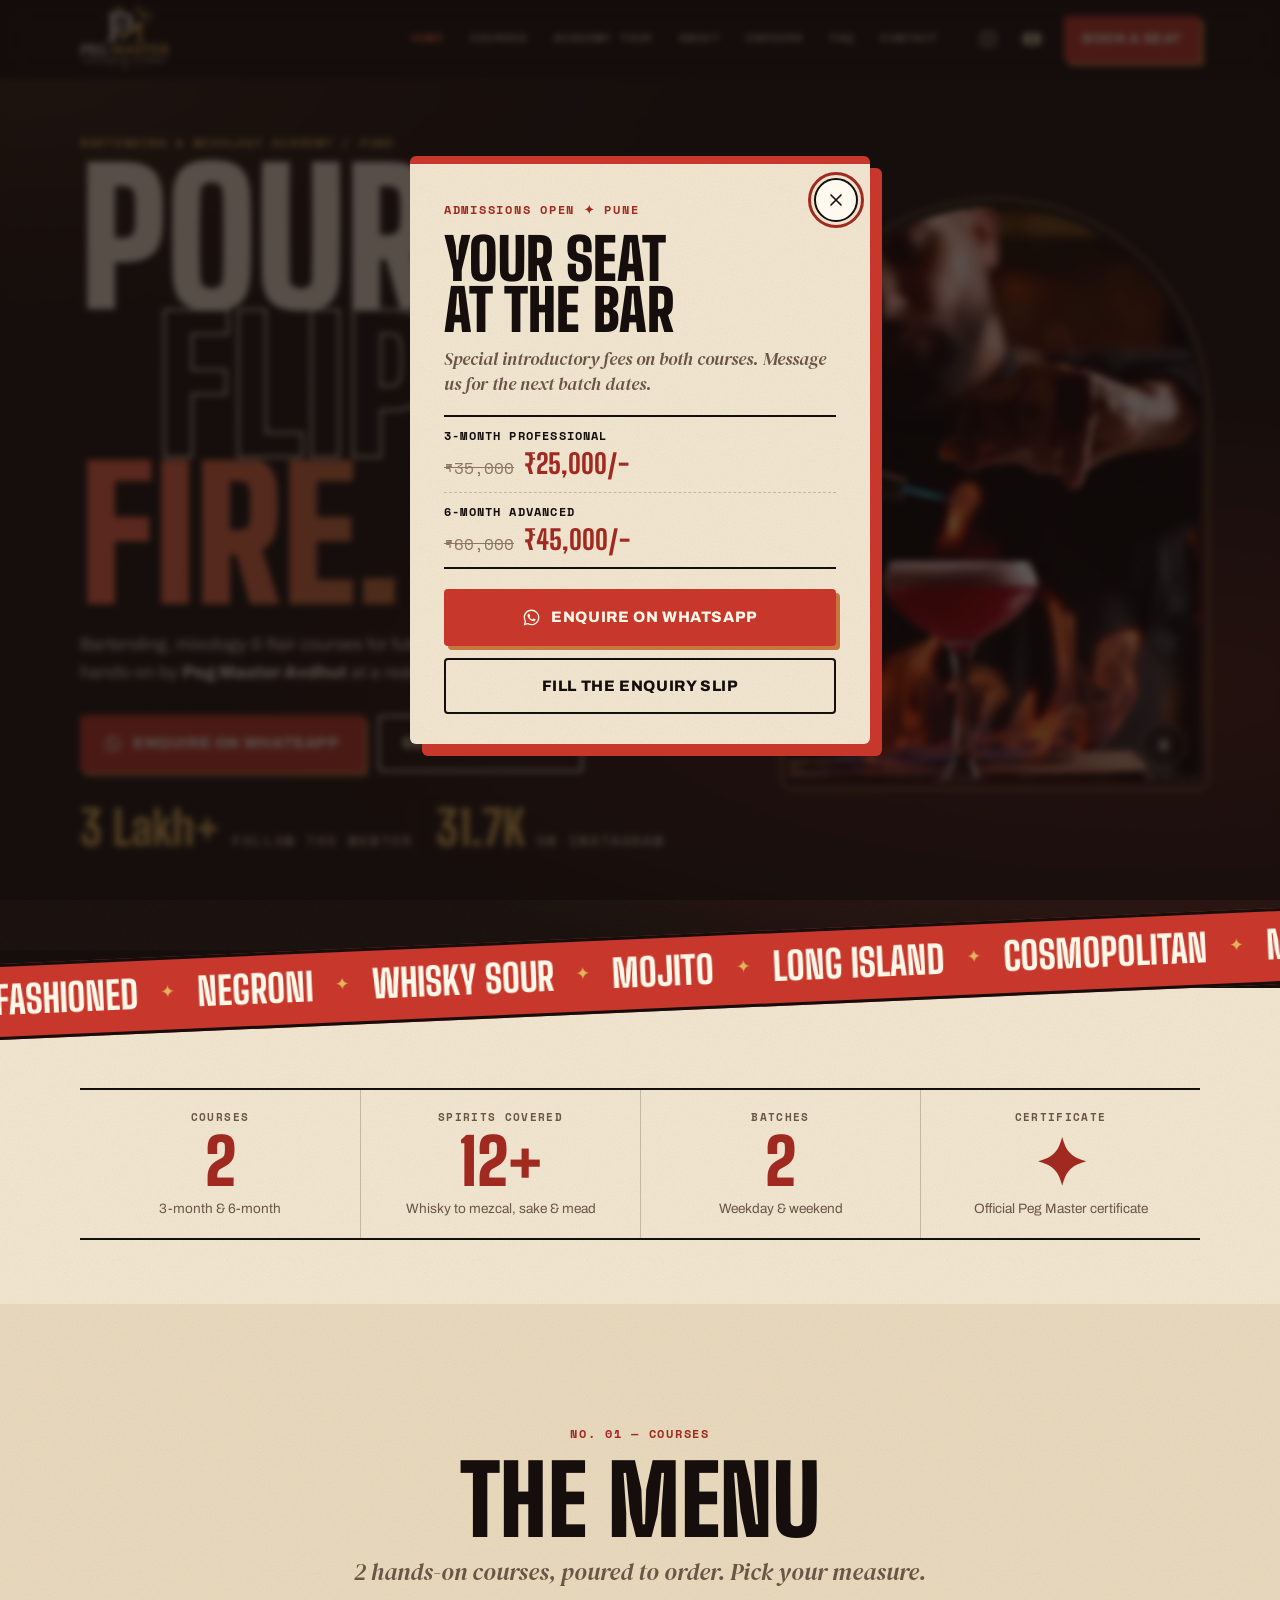
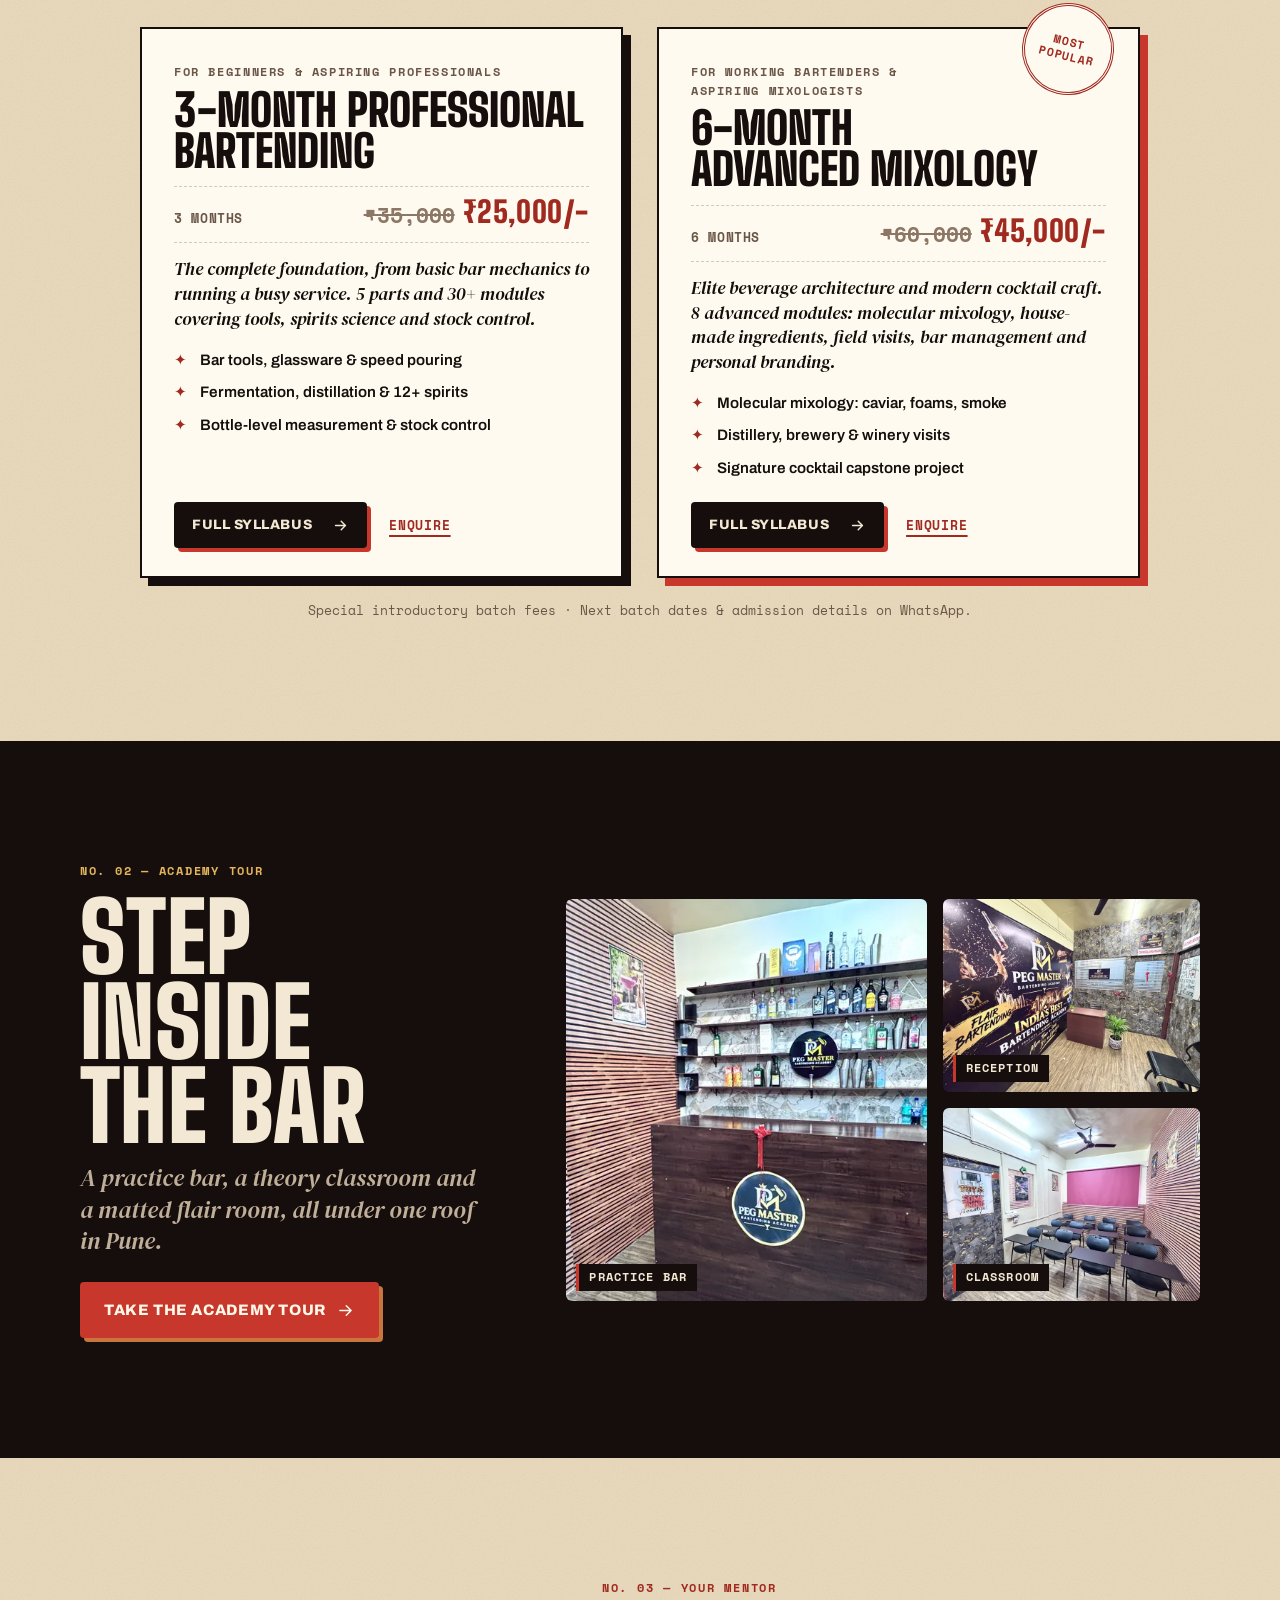
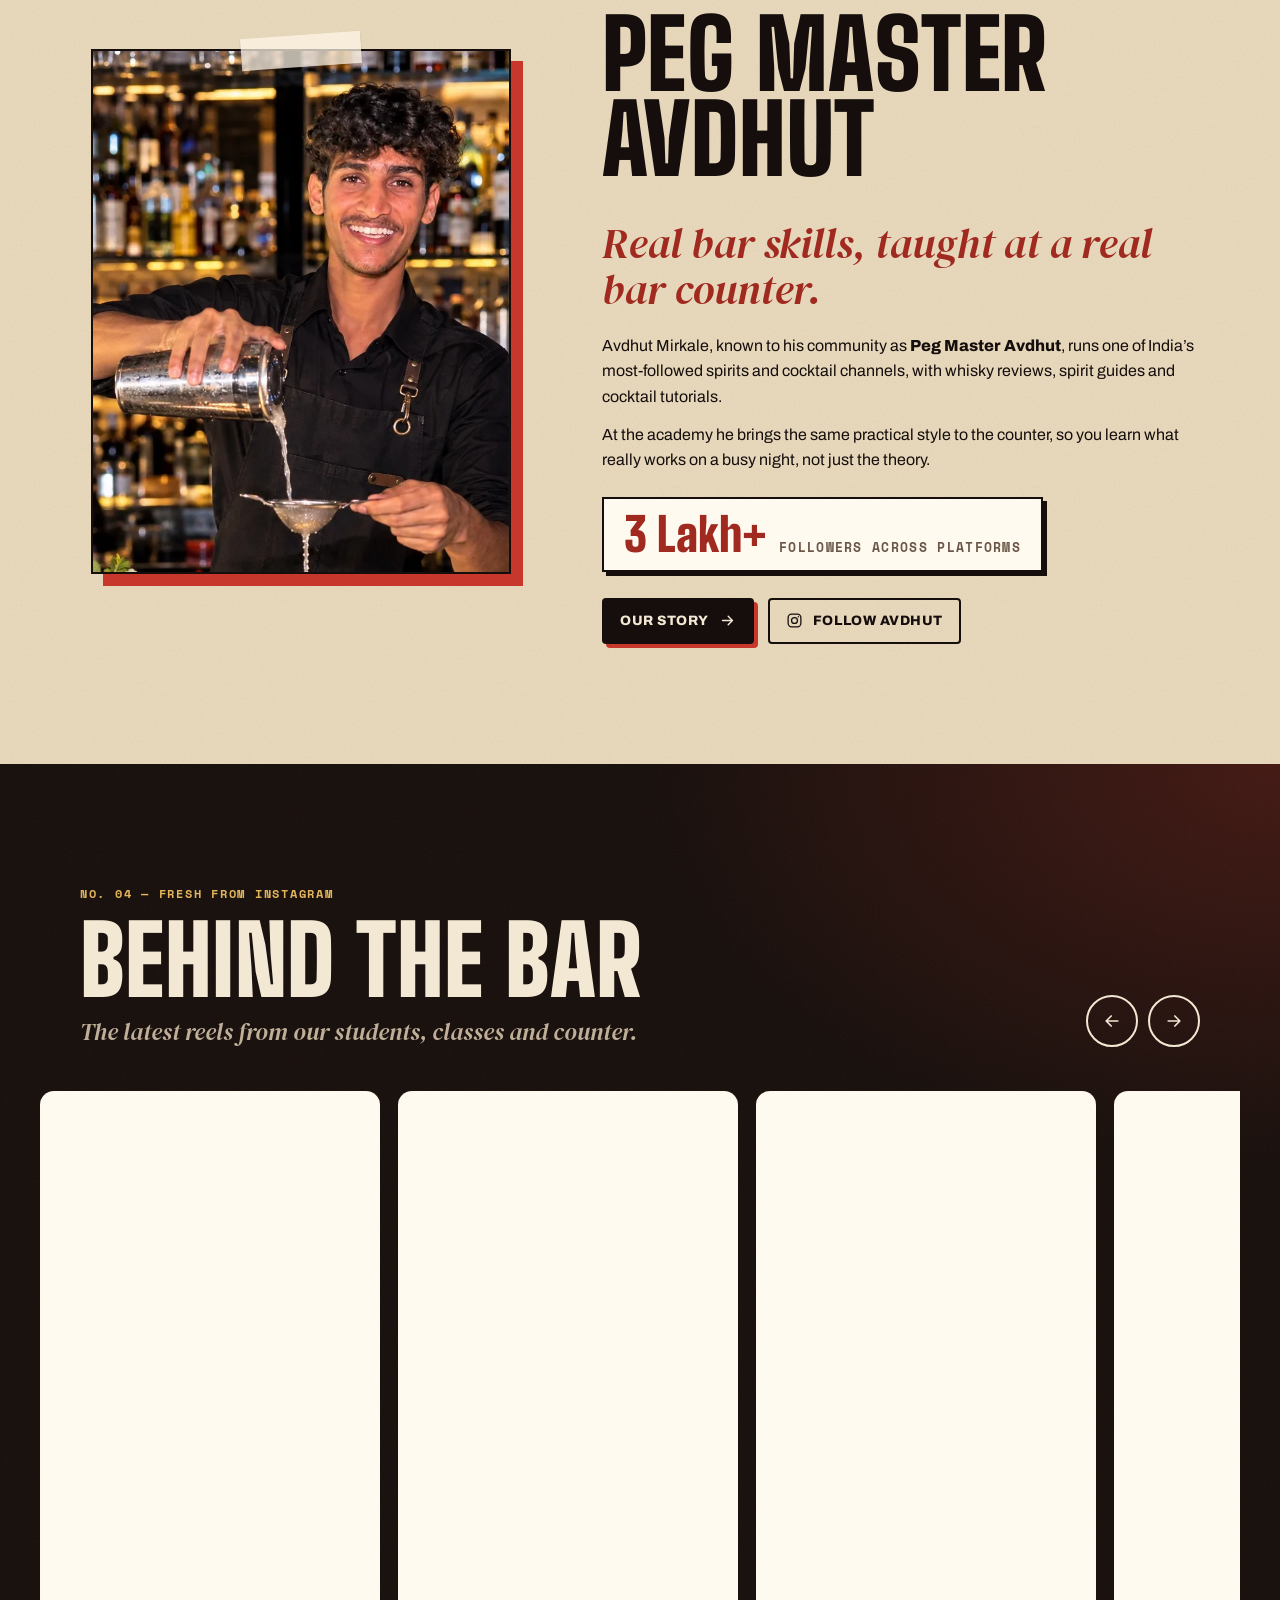
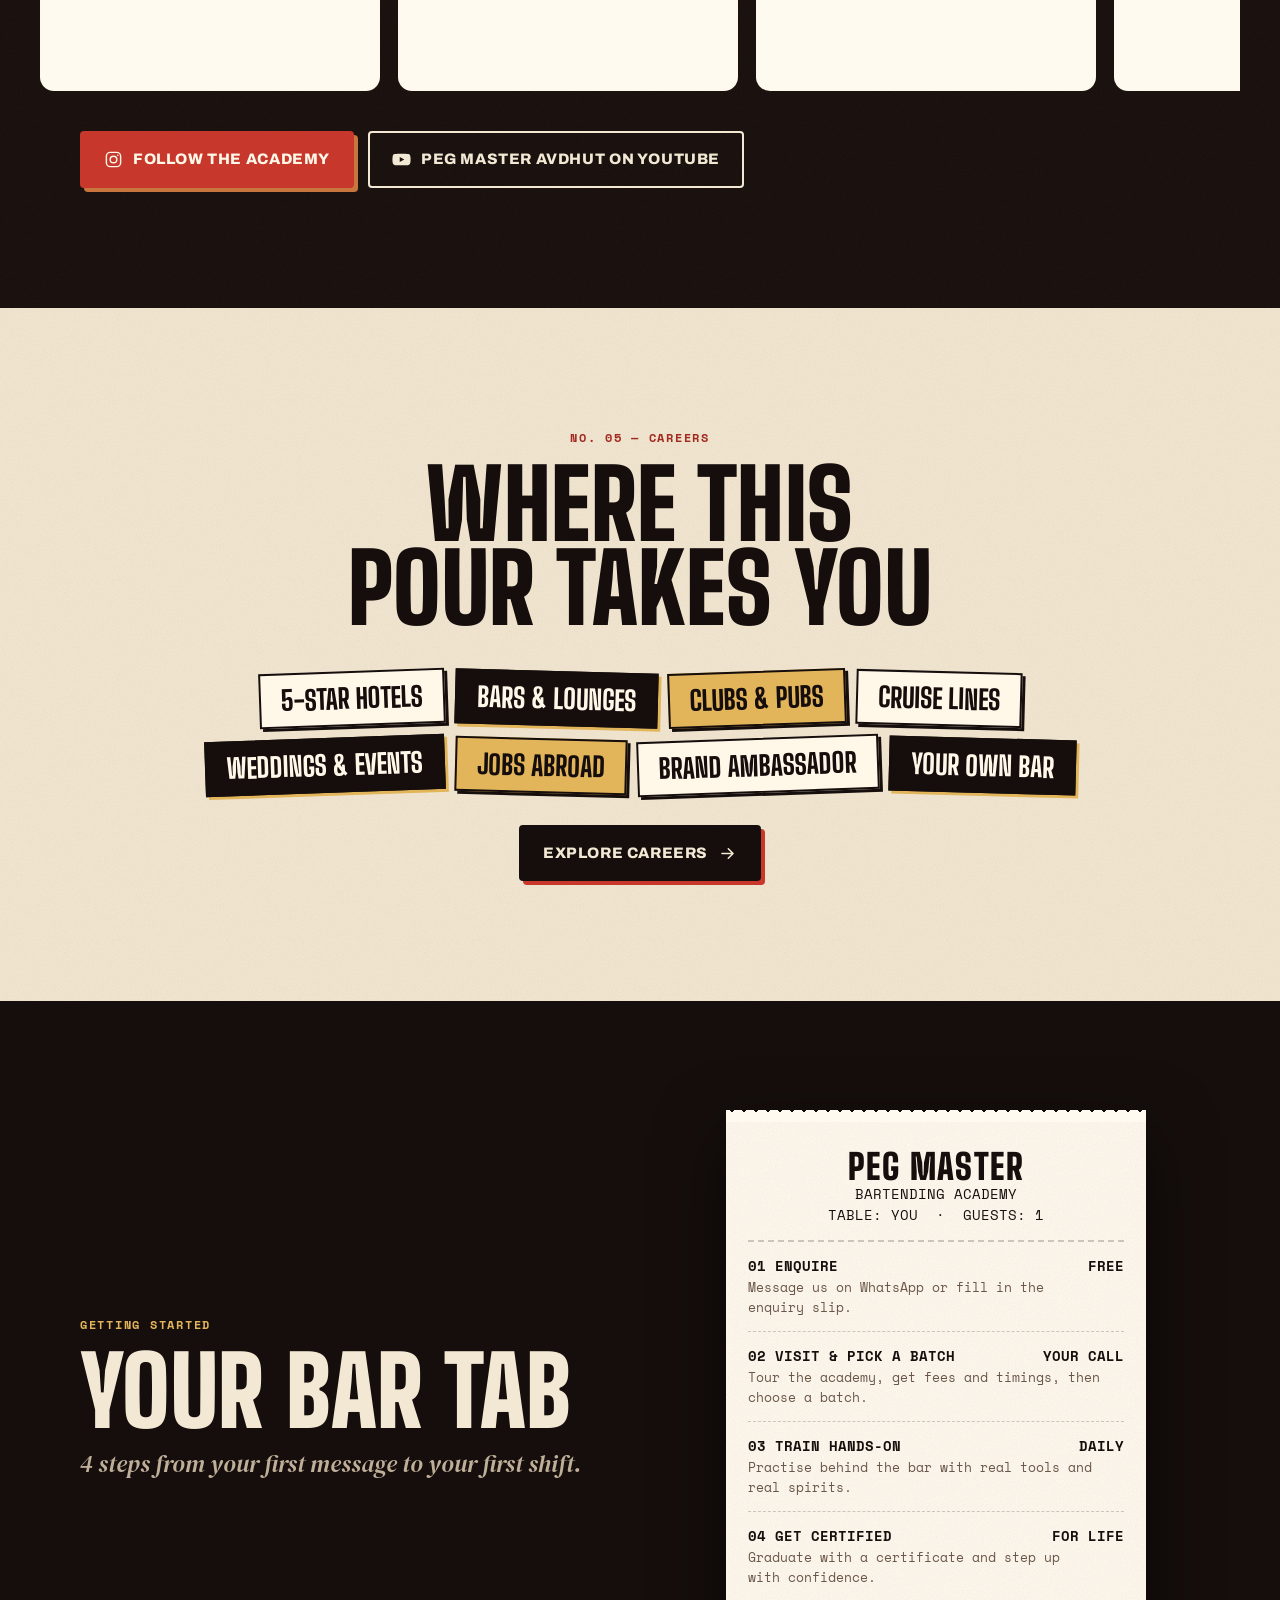
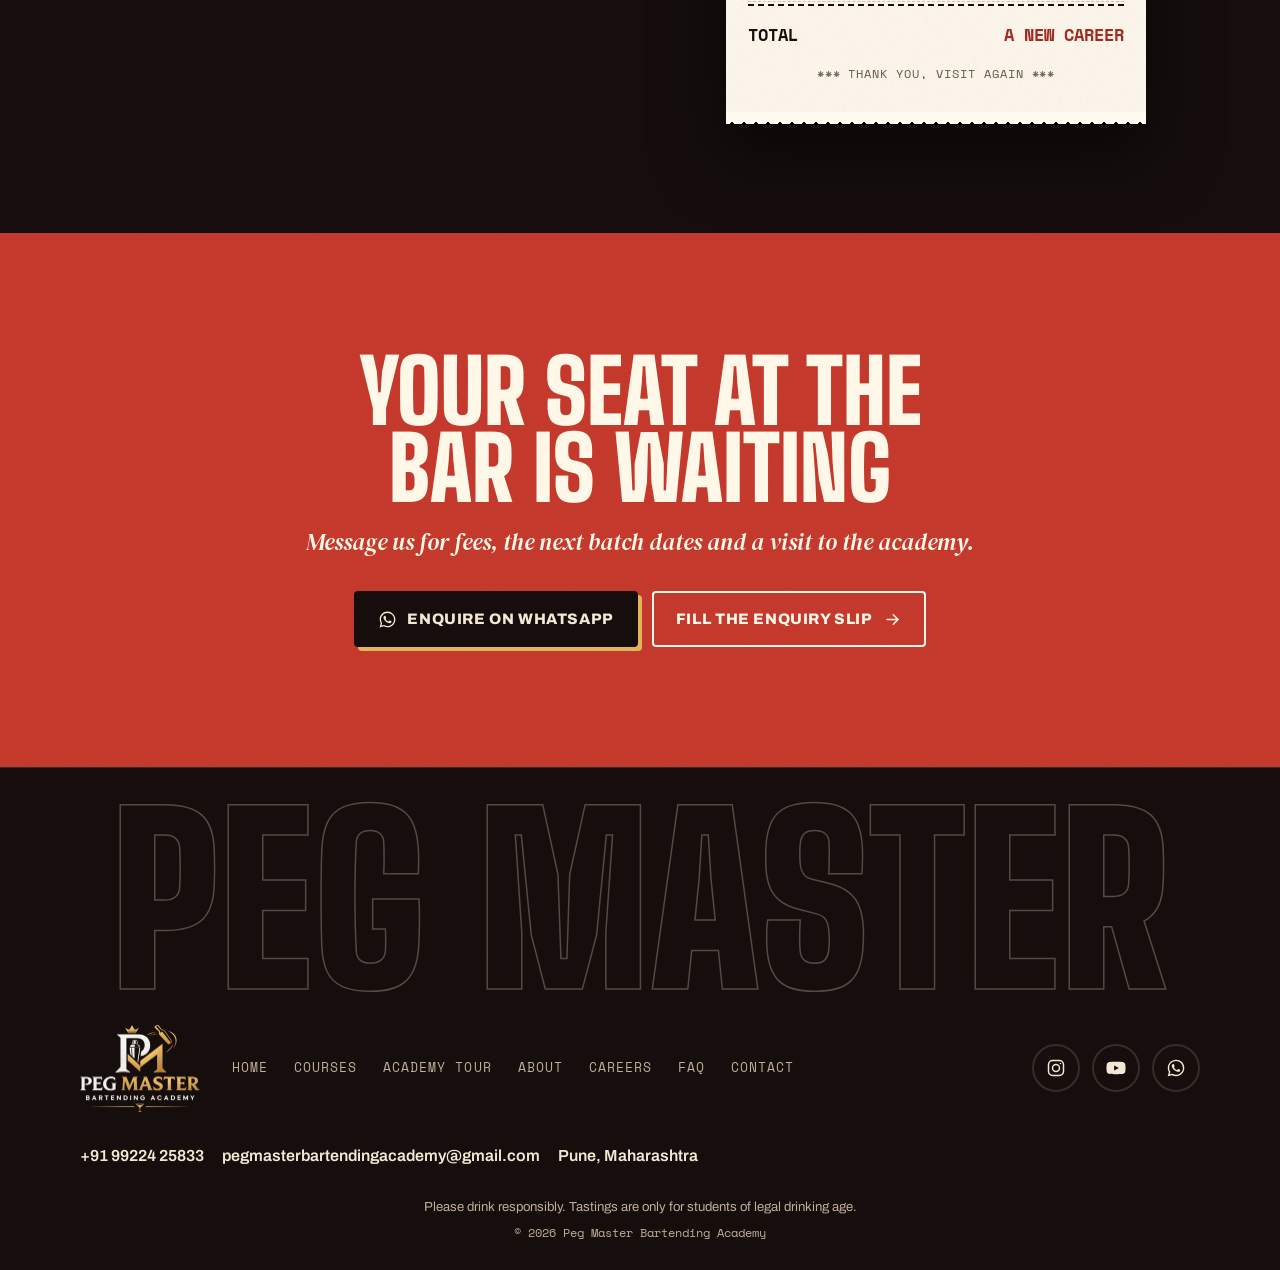
<file: index.html>
<!doctype html>
<html lang="en-IN">
<head>
  <meta charset="utf-8">
  <meta name="viewport" content="width=device-width, initial-scale=1, viewport-fit=cover">
  <!-- Google Tag Manager -->
  <script>
    if (!/^(localhost|127\.0\.0\.1)$/.test(location.hostname)) {
      (function(w,d,s,l,i){w[l]=w[l]||[];w[l].push({'gtm.start':
      new Date().getTime(),event:'gtm.js'});var f=d.getElementsByTagName(s)[0],
      j=d.createElement(s),dl=l!='dataLayer'?'&l='+l:'';j.async=true;j.src=
      'https://www.googletagmanager.com/gtm.js?id='+i+dl;f.parentNode.insertBefore(j,f);
      })(window,document,'script','dataLayer','GTM-MRDVG5FH');
    }
  </script>
  <!-- End Google Tag Manager -->
  <title>Peg Master Bartending Academy Pune | Bartender, Mixology &amp; Flair Courses</title>
  <meta name="description" content="Bartending course, mixology classes and flair bartender training in Pune with Peg Master Avdhut. Hands-on practice at a real bar counter, certificate on completion and career guidance. Enquire on WhatsApp: +91 99224 25833.">
  <link rel="canonical" href="https://pegmasterbartendingacademy.in/">
  <link rel="alternate" hreflang="en-IN" href="https://pegmasterbartendingacademy.in/">
  <link rel="alternate" hreflang="x-default" href="https://pegmasterbartendingacademy.in/">
  <meta name="robots" content="index, follow, max-image-preview:large, max-snippet:-1, max-video-preview:-1">
  <meta name="author" content="Peg Master Bartending Academy">
  <meta name="theme-color" content="#150e0c">
  <meta name="color-scheme" content="dark">

  <!-- Local search -->
  <meta name="geo.region" content="IN-MH">
  <meta name="geo.placename" content="Pune, Maharashtra, India">
  <meta name="geo.position" content="18.5598848;73.9126785">
  <meta name="ICBM" content="18.5598848, 73.9126785">

  <meta property="og:type" content="website">
  <meta property="og:site_name" content="Peg Master Bartending Academy">
  <meta property="og:title" content="Peg Master Bartending Academy, Pune">
  <meta property="og:description" content="Bartending course, mixology classes and flair bartender training in Pune with Peg Master Avdhut. Hands-on practice at a real bar counter, certificate on completion and career guidance. Enquire on WhatsApp: +91 99224 25833.">
  <meta property="og:url" content="https://pegmasterbartendingacademy.in/">
  <meta property="og:image" content="https://pegmasterbartendingacademy.in/assets/og-image.jpg">
  <meta property="og:image:alt" content="Peg Master Bartending Academy logo beside a bartender performing fire flair">
  <meta property="og:locale" content="en_IN">
  <meta name="twitter:card" content="summary_large_image">
  <meta name="twitter:title" content="Peg Master Bartending Academy, Pune">
  <meta name="twitter:description" content="Bartending course, mixology classes and flair bartender training in Pune with Peg Master Avdhut. Hands-on practice at a real bar counter, certificate on completion and career guidance. Enquire on WhatsApp: +91 99224 25833.">
  <meta name="twitter:image" content="https://pegmasterbartendingacademy.in/assets/og-image.jpg">

  <link rel="icon" href="/assets/favicon.ico" sizes="any">
  <link rel="icon" href="/assets/icon-192.png" type="image/png">
  <link rel="apple-touch-icon" href="/assets/apple-touch-icon.png">
  <link rel="manifest" href="/site.webmanifest">
  <link rel="alternate" type="text/plain" href="/llms.txt" title="Summary for AI assistants">

  <link rel="preconnect" href="https://fonts.googleapis.com">
  <link rel="preconnect" href="https://fonts.gstatic.com" crossorigin>
  <link rel="stylesheet" href="https://fonts.googleapis.com/css2?family=Archivo:wght@400;600;800&family=Big+Shoulders+Display:wght@800;900&family=DM+Serif+Display:ital@1&family=Space+Mono:wght@400;700&display=swap">
  <link rel="preload" as="image" href="/assets/hero-mixology-poster.webp" fetchpriority="high">
  <link rel="stylesheet" href="/css/styles.css">
  <script>
    document.documentElement.classList.add("js");
    try { if (sessionStorage.getItem("pm-poured")) document.documentElement.classList.add("no-loader"); } catch (e) {}
  </script>

  <!-- Structured data (generated). Keep FAQ/course text in sync with the visible page. -->
  <script type="application/ld+json">
{
  "@context": "https://schema.org",
  "@graph": [
    {
      "@type": [
        "EducationalOrganization",
        "LocalBusiness"
      ],
      "@id": "https://pegmasterbartendingacademy.in/#organization",
      "name": "Peg Master Bartending Academy",
      "alternateName": [
        "Pegmaster",
        "Pegmaster Bartending Academy",
        "Peg Master Academy",
        "Peg Master Bartending and Mixology Academy"
      ],
      "url": "https://pegmasterbartendingacademy.in/",
      "logo": "https://pegmasterbartendingacademy.in/assets/logo.png",
      "image": [
        "https://pegmasterbartendingacademy.in/assets/og-image.jpg",
        "https://pegmasterbartendingacademy.in/assets/campus-reception-v2-1200.webp",
        "https://pegmasterbartendingacademy.in/assets/campus-practice-bar-v2-1200.webp"
      ],
      "description": "Bartending and mixology academy in Pune offering bartender training, mixology classes and flair hands-on at a real bar counter, founded by Peg Master Avdhut.",
      "slogan": "Pour. Flip. Fire.",
      "telephone": "+91-99224-25833",
      "email": "pegmasterbartendingacademy@gmail.com",
      "address": {
        "@type": "PostalAddress",
        "addressLocality": "Pune",
        "addressRegion": "Maharashtra",
        "addressCountry": "IN"
      },
      "areaServed": [
        {
          "@type": "City",
          "name": "Pune"
        },
        {
          "@type": "State",
          "name": "Maharashtra"
        }
      ],
      "contactPoint": {
        "@type": "ContactPoint",
        "contactType": "admissions",
        "telephone": "+91-99224-25833",
        "email": "pegmasterbartendingacademy@gmail.com",
        "url": "https://wa.me/919922425833"
      },
      "founder": {
        "@id": "https://pegmasterbartendingacademy.in/#founder"
      },
      "knowsAbout": [
        "Bartending",
        "Bartender training",
        "Mixology",
        "Molecular mixology",
        "Flair bartending",
        "Cocktails",
        "Spirits",
        "Bar operations",
        "Bar management",
        "Hospitality careers"
      ],
      "hasOfferCatalog": {
        "@type": "OfferCatalog",
        "name": "Bartending courses",
        "itemListElement": [
          {
            "@type": "Offer",
            "itemOffered": {
              "@id": "https://pegmasterbartendingacademy.in/courses#professional"
            }
          },
          {
            "@type": "Offer",
            "itemOffered": {
              "@id": "https://pegmasterbartendingacademy.in/courses#advanced"
            }
          }
        ]
      },
      "sameAs": [
        "https://www.instagram.com/pegmasterbartendingacademy/"
      ],
      "geo": {
        "@type": "GeoCoordinates",
        "latitude": 18.5598848,
        "longitude": 73.9126785
      },
      "hasMap": "https://maps.app.goo.gl/MyZ7cU93WrxZB9KKA",
      "priceRange": "₹25,000 – ₹45,000"
    },
    {
      "@type": "Person",
      "@id": "https://pegmasterbartendingacademy.in/#founder",
      "name": "Avdhut Mirkale",
      "alternateName": "Peg Master Avdhut",
      "jobTitle": "Founder and Bartending Mentor",
      "worksFor": {
        "@id": "https://pegmasterbartendingacademy.in/#organization"
      },
      "sameAs": [
        "https://www.instagram.com/peg_master_avdhut/",
        "https://www.youtube.com/@PegMasterAvdhut"
      ]
    },
    {
      "@type": "WebSite",
      "@id": "https://pegmasterbartendingacademy.in/#website",
      "url": "https://pegmasterbartendingacademy.in/",
      "name": "Peg Master Bartending Academy",
      "alternateName": [
        "Pegmaster",
        "Pegmaster Bartending Academy",
        "Peg Master Academy",
        "Peg Master Bartending and Mixology Academy"
      ],
      "inLanguage": "en-IN",
      "publisher": {
        "@id": "https://pegmasterbartendingacademy.in/#organization"
      }
    },
    {
      "@type": "WebPage",
      "@id": "https://pegmasterbartendingacademy.in/#webpage",
      "url": "https://pegmasterbartendingacademy.in/",
      "name": "Peg Master Bartending Academy Pune | Bartender, Mixology & Flair Courses",
      "description": "Bartending course, mixology classes and flair bartender training in Pune with Peg Master Avdhut. Hands-on practice at a real bar counter, certificate on completion and career guidance. Enquire on WhatsApp: +91 99224 25833.",
      "isPartOf": {
        "@id": "https://pegmasterbartendingacademy.in/#website"
      },
      "about": {
        "@id": "https://pegmasterbartendingacademy.in/#organization"
      },
      "inLanguage": "en-IN",
      "primaryImageOfPage": "https://pegmasterbartendingacademy.in/assets/og-image.jpg",
      "speakable": {
        "@type": "SpeakableSpecification",
        "cssSelector": [
          ".hero-lead",
          ".course-desc"
        ]
      }
    },
    {
      "@type": "Course",
      "@id": "https://pegmasterbartendingacademy.in/courses#professional",
      "name": "3-Month Professional Bartending Course",
      "description": "Comprehensive foundation covering 5 core parts: bar fundamentals, 19 bar types, bar tools & precision jiggering, beverage science (fermentation & distillation), complete spirits encyclopedia (Whisky, Rum, Gin, Vodka, Tequila, Mezcal, Brandy, Beer, Wine, Cider, Bitters, Absinthe, Sake, Mead), and bottle level measurement & stock control.",
      "timeRequired": "P3M",
      "audience": {
        "@type": "Audience",
        "audienceType": "For beginners and aspiring professional bartenders"
      },
      "provider": {
        "@id": "https://pegmasterbartendingacademy.in/#organization"
      },
      "url": "https://pegmasterbartendingacademy.in/courses#professional",
      "offers": {
        "@type": "Offer",
        "price": "25000",
        "priceCurrency": "INR",
        "category": "Paid",
        "availability": "https://schema.org/InStock",
        "url": "https://pegmasterbartendingacademy.in/courses#professional"
      },
      "hasCourseInstance": {
        "@type": "CourseInstance",
        "courseMode": "Onsite",
        "courseWorkload": "P3M",
        "location": {
          "@type": "Place",
          "name": "Peg Master Bartending Academy",
          "address": {
            "@type": "PostalAddress",
            "addressLocality": "Pune",
            "addressRegion": "Maharashtra",
            "addressCountry": "IN"
          }
        }
      }
    },
    {
      "@type": "Course",
      "@id": "https://pegmasterbartendingacademy.in/courses#advanced",
      "name": "6-Month Advanced Mixology Course",
      "description": "Elite beverage architecture and modern culinary cocktail craft. 8 advanced modules: molecular mixology (spherification, caviar, foams, smoke, bubbles, dry ice safety), flavour profiling & sensory balance, artisanal homemade syrups & bitters, clarification & fat washing, commercial distillery/brewery/winery/meadery field visits, bar management & beverage costing, personal branding & international career preparation, and final practical capstone project.",
      "timeRequired": "P6M",
      "audience": {
        "@type": "Audience",
        "audienceType": "For working bartenders and aspiring mixologists"
      },
      "provider": {
        "@id": "https://pegmasterbartendingacademy.in/#organization"
      },
      "url": "https://pegmasterbartendingacademy.in/courses#advanced",
      "offers": {
        "@type": "Offer",
        "price": "45000",
        "priceCurrency": "INR",
        "category": "Paid",
        "availability": "https://schema.org/InStock",
        "url": "https://pegmasterbartendingacademy.in/courses#advanced"
      },
      "hasCourseInstance": {
        "@type": "CourseInstance",
        "courseMode": "Onsite",
        "courseWorkload": "P6M",
        "location": {
          "@type": "Place",
          "name": "Peg Master Bartending Academy",
          "address": {
            "@type": "PostalAddress",
            "addressLocality": "Pune",
            "addressRegion": "Maharashtra",
            "addressCountry": "IN"
          }
        }
      }
    }
  ]
}
  </script>
</head>
<body data-page="home">
  <!-- Google Tag Manager (noscript) -->
  <noscript><iframe src="https://www.googletagmanager.com/ns.html?id=GTM-MRDVG5FH" height="0" width="0" style="display:none;visibility:hidden" title="Google Tag Manager"></iframe></noscript>
  <!-- End Google Tag Manager (noscript) -->
  <a class="skip-link" href="#main">Skip to content</a>

  <!-- ============ LOADER: the logo fills like a poured glass ============ -->
  <div class="loader" aria-hidden="true">
    <div class="loader-glass">
      <span class="loader-stream"></span>
      <img class="loader-logo loader-logo--ghost" src="/assets/logo-sm.webp" alt="" width="240" height="175">
      <img class="loader-logo loader-logo--fill" src="/assets/logo-sm.webp" alt="" width="240" height="175">
    </div>
    <p class="loader-text">Pouring…</p>
  </div>

  <svg width="0" height="0" style="position:absolute" aria-hidden="true">
    <symbol id="i-whatsapp" viewBox="0 0 24 24"><path fill="currentColor" d="M12.04 2C6.58 2 2.13 6.45 2.13 11.91c0 1.75.46 3.45 1.32 4.95L2.05 22l5.25-1.38a9.9 9.9 0 0 0 4.74 1.21h.01c5.46 0 9.91-4.45 9.91-9.91 0-2.65-1.03-5.14-2.9-7.01A9.82 9.82 0 0 0 12.04 2Zm0 18.15h-.01a8.23 8.23 0 0 1-4.19-1.15l-.3-.18-3.12.82.83-3.04-.2-.31a8.2 8.2 0 0 1-1.26-4.38c0-4.54 3.7-8.24 8.25-8.24a8.2 8.2 0 0 1 5.83 2.42 8.18 8.18 0 0 1 2.41 5.83c0 4.54-3.7 8.23-8.24 8.23Zm4.52-6.16c-.25-.12-1.47-.72-1.69-.81-.23-.08-.39-.12-.56.13-.16.25-.64.81-.79.97-.14.17-.29.19-.54.06-.25-.12-1.05-.39-1.99-1.23-.74-.66-1.23-1.47-1.38-1.72-.14-.25-.01-.38.11-.51.11-.11.25-.29.37-.43.13-.15.17-.25.25-.42.08-.16.04-.31-.02-.43-.06-.13-.56-1.34-.76-1.84-.2-.48-.41-.42-.56-.43h-.48a.92.92 0 0 0-.67.31c-.23.25-.87.85-.87 2.07 0 1.22.89 2.4 1.01 2.56.12.17 1.75 2.67 4.24 3.74.59.26 1.05.41 1.41.52.6.19 1.13.16 1.56.1.48-.07 1.47-.6 1.67-1.18.21-.58.21-1.07.15-1.18-.06-.1-.23-.16-.48-.29Z"/></symbol>
    <symbol id="i-phone" viewBox="0 0 24 24"><path fill="none" stroke="currentColor" stroke-width="1.8" stroke-linecap="round" stroke-linejoin="round" d="M22 16.9v3a2 2 0 0 1-2.2 2 19.8 19.8 0 0 1-8.6-3.1 19.5 19.5 0 0 1-6-6A19.8 19.8 0 0 1 2.1 4.2 2 2 0 0 1 4.1 2h3a2 2 0 0 1 2 1.7c.1 1 .4 1.9.7 2.8a2 2 0 0 1-.4 2.1L8.1 9.9a16 16 0 0 0 6 6l1.3-1.3a2 2 0 0 1 2.1-.4c.9.3 1.8.6 2.8.7a2 2 0 0 1 1.7 2Z"/></symbol>
    <symbol id="i-instagram" viewBox="0 0 24 24"><g fill="none" stroke="currentColor" stroke-width="1.8"><rect x="3" y="3" width="18" height="18" rx="5"/><circle cx="12" cy="12" r="4.2"/><circle cx="17.4" cy="6.6" r="1" fill="currentColor" stroke="none"/></g></symbol>
    <symbol id="i-youtube" viewBox="0 0 24 24"><path fill="currentColor" d="M23 7.2a3 3 0 0 0-2.1-2.1C19 4.6 12 4.6 12 4.6s-7 0-8.9.5A3 3 0 0 0 1 7.2 31 31 0 0 0 .5 12a31 31 0 0 0 .5 4.8 3 3 0 0 0 2.1 2.1c1.9.5 8.9.5 8.9.5s7 0 8.9-.5a3 3 0 0 0 2.1-2.1c.4-1.6.5-4.8.5-4.8s0-3.2-.5-4.8ZM9.75 15.02V8.98L15.5 12l-5.75 3.02Z"/></symbol>
    <symbol id="i-menu" viewBox="0 0 24 24"><path fill="none" stroke="currentColor" stroke-width="2" stroke-linecap="round" d="M4 8h16M4 16h11"/></symbol>
    <symbol id="i-close" viewBox="0 0 24 24"><path fill="none" stroke="currentColor" stroke-width="2" stroke-linecap="round" d="M6 6l12 12M18 6 6 18"/></symbol>
    <symbol id="i-pin" viewBox="0 0 24 24"><g fill="none" stroke="currentColor" stroke-width="1.8" stroke-linecap="round" stroke-linejoin="round"><path d="M12 21s-7-6.1-7-11.5a7 7 0 0 1 14 0C19 14.9 12 21 12 21Z"/><circle cx="12" cy="9.5" r="2.5"/></g></symbol>
    <symbol id="i-mail" viewBox="0 0 24 24"><g fill="none" stroke="currentColor" stroke-width="1.8" stroke-linecap="round" stroke-linejoin="round"><rect x="3" y="5" width="18" height="14" rx="2"/><path d="m3.5 6.5 8.5 6.5 8.5-6.5"/></g></symbol>
    <symbol id="i-play" viewBox="0 0 24 24"><path fill="currentColor" d="M8 5.5v13l10.5-6.5L8 5.5Z"/></symbol>
    <symbol id="i-pause" viewBox="0 0 24 24"><path fill="currentColor" d="M7 5h3.5v14H7zM13.5 5H17v14h-3.5z"/></symbol>
    <symbol id="i-arrow" viewBox="0 0 24 24"><path fill="none" stroke="currentColor" stroke-width="2" stroke-linecap="round" stroke-linejoin="round" d="M5 12h14m-6-6 6 6-6 6"/></symbol>
    <symbol id="i-star" viewBox="0 0 24 24"><path fill="currentColor" d="M12 1.5 14 10l8.5 2-8.5 2-2 8.5-2-8.5-8.5-2L10 10z"/></symbol>
  </svg>

  <!-- ============ HEADER ============ -->
  <header class="site-header">
    <div class="container header-inner">
      <a class="brand" href="/" aria-label="Peg Master Bartending Academy, home">
        <img src="/assets/logo-sm.webp" alt="" width="240" height="175">
      </a>

      <nav class="nav" id="site-nav" aria-label="Main">
        <ul>
          <li><a href="/" aria-current="page">Home</a></li>
          <li><a href="/courses">Courses</a></li>
          <li><a href="/tour">Academy Tour</a></li>
          <li><a href="/about">About</a></li>
          <li><a href="/careers">Careers</a></li>
          <li><a href="/faq">FAQ</a></li>
          <li><a href="/contact">Contact</a></li>
        </ul>
        <div class="nav-social">
          <a href="https://www.instagram.com/pegmasterbartendingacademy/" target="_blank" rel="noopener" aria-label="Instagram"><svg class="icon" aria-hidden="true"><use href="#i-instagram"/></svg></a>
          <a href="https://www.youtube.com/@PegMasterAvdhut" target="_blank" rel="noopener" aria-label="YouTube"><svg class="icon" aria-hidden="true"><use href="#i-youtube"/></svg></a>
        </div>
      </nav>

      <a class="btn btn-red btn-sm header-cta" href="/contact">Book a Seat</a>
      <button class="nav-toggle" type="button" aria-controls="site-nav" aria-expanded="false" aria-label="Open menu">
        <svg class="icon icon-open" aria-hidden="true"><use href="#i-menu"/></svg>
        <svg class="icon icon-close" aria-hidden="true"><use href="#i-close"/></svg>
      </button>
    </div>
  </header>

  <main id="main">
    <!-- ============ HERO ============ -->
    <section class="hero" aria-labelledby="hero-title">
      <div class="container hero-grid">
        <div class="hero-copy">
          <h1 id="hero-title">
            <span class="kicker h1-kicker">Bartending &amp; Mixology Academy <span aria-hidden="true">/</span><span class="sr-only">in</span> Pune<span class="sr-only">:</span></span>
            <span class="h1-line">Pour.</span>
            <span class="h1-line h1-indent">Flip.</span>
            <span class="h1-line h1-fire">Fire.</span>
            <span class="sr-only">Peg Master Bartending Academy</span>
          </h1>
          <p class="hero-lead">Bartending, mixology &amp; flair courses for future bartenders, taught hands-on by <strong translate="no">Peg&nbsp;Master Avdhut</strong> at a real bar counter in Pune.</p>
          <div class="hero-actions">
            <a class="btn btn-red" href="https://wa.me/919922425833?text=Hi%20Peg%20Master%2C%20I%27d%20like%20to%20know%20about%20your%20bartending%20courses." target="_blank" rel="noopener"><svg class="icon" aria-hidden="true"><use href="#i-whatsapp"/></svg> Enquire on WhatsApp</a>
            <a class="btn btn-line" href="/courses">See the Menu <svg class="icon" aria-hidden="true"><use href="#i-arrow"/></svg></a>
          </div>
          <ul class="hero-proof" aria-label="Community">
            <li><a href="https://www.instagram.com/peg_master_avdhut/" target="_blank" rel="noopener"><strong>3 Lakh+</strong><span>Follow the mentor</span></a></li>
            <li><a href="https://www.instagram.com/pegmasterbartendingacademy/" target="_blank" rel="noopener"><strong>31.7K</strong><span>On Instagram</span></a></li>
          </ul>
        </div>

        <div class="hero-visual">
          <div class="arch">
            <video class="hero-video" autoplay muted loop playsinline preload="metadata" poster="/assets/hero-mixology-poster.webp" width="720" height="1198" aria-label="Bartenders making cocktails: torching a drink, shaking, pouring and garnishing with mint">
              <source src="/assets/hero-mixology.mp4" type="video/mp4">
            </video>
            <button class="video-toggle" type="button" aria-label="Pause background video" aria-pressed="false">
              <svg class="icon icon-pause" aria-hidden="true"><use href="#i-pause"/></svg>
              <svg class="icon icon-play" aria-hidden="true"><use href="#i-play"/></svg>
            </button>
          </div>
          <div class="badge-wrap" aria-hidden="true">
            <svg class="badge" viewBox="0 0 120 120">
              <defs><path id="badge-circle" d="M60 60m-44 0a44 44 0 1 1 88 0a44 44 0 1 1-88 0"/></defs>
              <circle cx="60" cy="60" r="58" class="badge-bg"/>
              <g class="badge-ring">
                <text><textPath href="#badge-circle" textLength="272">PEG MASTER ✦ BARTENDING ACADEMY ✦ </textPath></text>
              </g>
              <use href="#i-star" x="44" y="44" width="32" height="32" class="badge-star"/>
            </svg>
          </div>
        </div>
      </div>
    </section>

    <!-- ============ TICKER ============ -->
    <div class="ticker" aria-hidden="true">
      <div class="ticker-track">
        <span>Old Fashioned</span><i>✦</i><span>Negroni</span><i>✦</i><span>Whisky Sour</span><i>✦</i><span>Mojito</span><i>✦</i><span>Long Island</span><i>✦</i><span>Cosmopolitan</span><i>✦</i><span>Margarita</span><i>✦</i><span>Moscow Mule</span><i>✦</i><span>Daiquiri</span><i>✦</i>
        <span>Old Fashioned</span><i>✦</i><span>Negroni</span><i>✦</i><span>Whisky Sour</span><i>✦</i><span>Mojito</span><i>✦</i><span>Long Island</span><i>✦</i><span>Cosmopolitan</span><i>✦</i><span>Margarita</span><i>✦</i><span>Moscow Mule</span><i>✦</i><span>Daiquiri</span><i>✦</i>
      </div>
    </div>

    <!-- ============ AT A GLANCE ============ -->
    <section class="section paper glance" aria-labelledby="glance-title">
      <div class="container">
        <h2 id="glance-title" class="sr-only">The academy at a glance</h2>
        <dl class="stat-strip reveal">
          <div><dt>Courses</dt><dd>2</dd><p>3-month &amp; 6-month</p></div>
          <div><dt>Spirits covered</dt><dd>12+</dd><p>Whisky to mezcal, sake &amp; mead</p></div>
          <div><dt>Batches</dt><dd>2</dd><p>Weekday &amp; weekend</p></div>
          <div><dt>Certificate</dt><dd>✦</dd><p>Official Peg Master certificate</p></div>
        </dl>
      </div>
    </section>

    <!-- ============ COURSES ============ -->
    <section class="section paper-2" id="courses" aria-labelledby="courses-title">
      <div class="container">
        <header class="sec-head reveal">
          <p class="kicker">No. 01 — Courses</p>
          <h2 id="courses-title">The Menu</h2>
          <p class="sec-lead">2 hands-on courses, poured to order. Pick your measure.</p>
        </header>
        <div class="course-cards">
          <article class="course-card reveal">
            
            <p class="menu-for">For beginners & aspiring professionals</p>
            <h3>3-Month Professional Bartending</h3>
            <p class="course-meta"><span class="menu-dur">3&nbsp;Months</span> <span class="menu-fee"><s class="fee-cut"><span class="sr-only">Regular fee </span>₹35,000</s> <strong class="fee-val"><span class="sr-only">Now </span>₹25,000/-</strong></span></p>
            <p class="course-desc">The complete foundation, from basic bar mechanics to running a busy service. 5 parts and 30+ modules covering tools, spirits science and stock control.</p>
            <ul class="ticks"><li>Bar tools, glassware &amp; speed pouring</li><li>Fermentation, distillation &amp; 12+ spirits</li><li>Bottle-level measurement &amp; stock control</li></ul>
            <div class="course-actions">
              <a class="btn btn-ink btn-sm" href="/courses#professional">Full Syllabus<span class="sr-only">: 3-Month Professional Bartending</span> <svg class="icon" aria-hidden="true"><use href="#i-arrow"/></svg></a>
              <a class="menu-link" href="/contact?course=professional" data-course="3-Month Professional Bartending">Enquire<span class="sr-only">: 3-Month Professional Bartending</span></a>
            </div>
          </article>
          <article class="course-card course-card--featured reveal">
            <span class="stamp" aria-hidden="true">Most<br>Popular</span>
            <p class="menu-for">For working bartenders &amp; aspiring mixologists</p>
            <h3>6-Month Advanced Mixology</h3>
            <p class="course-meta"><span class="menu-dur">6&nbsp;Months</span> <span class="menu-fee"><s class="fee-cut"><span class="sr-only">Regular fee </span>₹60,000</s> <strong class="fee-val"><span class="sr-only">Now </span>₹45,000/-</strong></span></p>
            <p class="course-desc">Elite beverage architecture and modern cocktail craft. 8 advanced modules: molecular mixology, house-made ingredients, field visits, bar management and personal branding.</p>
            <ul class="ticks"><li>Molecular mixology: caviar, foams, smoke</li><li>Distillery, brewery &amp; winery visits</li><li>Signature cocktail capstone project</li></ul>
            <div class="course-actions">
              <a class="btn btn-ink btn-sm" href="/courses#advanced">Full Syllabus<span class="sr-only">: 6-Month Advanced Mixology</span> <svg class="icon" aria-hidden="true"><use href="#i-arrow"/></svg></a>
              <a class="menu-link" href="/contact?course=advanced" data-course="6-Month Advanced Mixology">Enquire<span class="sr-only">: 6-Month Advanced Mixology</span></a>
            </div>
          </article>
        </div>
        <p class="note">Special introductory batch fees · Next batch dates &amp; admission details on WhatsApp.</p>
      </div>
    </section>

    <!-- ============ CAMPUS TEASER ============ -->
    <section class="section ink" id="campus" aria-labelledby="campus-title">
      <div class="container campus-teaser">
        <header class="sec-head sec-head--left reveal">
          <p class="kicker">No. 02 — Academy Tour</p>
          <h2 id="campus-title">Step Inside the Bar</h2>
          <p class="sec-lead">A practice bar, a theory classroom and a matted flair room, all under one roof in Pune.</p>
          <a class="btn btn-red" href="/tour">Take the Academy Tour <svg class="icon" aria-hidden="true"><use href="#i-arrow"/></svg></a>
        </header>
        <div class="mosaic">
          <figure class="reveal"><img src="/assets/campus-practice-bar-v2-1200.webp" srcset="/assets/campus-practice-bar-v2-720.webp 720w, /assets/campus-practice-bar-v2-1200.webp 1200w" sizes="(min-width: 960px) 40vw, 100vw" alt="Practice bar: wooden bar counter in front of shelves stocked with spirit bottles and the Peg Master logo" width="1200" height="900" loading="lazy" decoding="async"><figcaption>Practice bar</figcaption></figure>
          <figure class="reveal"><img src="/assets/campus-reception-v2-1200.webp" srcset="/assets/campus-reception-v2-720.webp 720w, /assets/campus-reception-v2-1200.webp 1200w" sizes="(min-width: 960px) 20vw, 50vw" alt="Reception with a large flair bartending mural reading India's Best Bartending Academy, a desk with a plant, and the counselling room sign" width="1200" height="900" loading="lazy" decoding="async"><figcaption>Reception</figcaption></figure>
          <figure class="reveal"><img src="/assets/campus-classroom-v2-1200.webp" srcset="/assets/campus-classroom-v2-720.webp 720w, /assets/campus-classroom-v2-1200.webp 1200w" sizes="(min-width: 960px) 20vw, 50vw" alt="Theory classroom with rows of student desk chairs facing a pink window blind, with framed posters on the walls" width="1200" height="900" loading="lazy" decoding="async"><figcaption>Classroom</figcaption></figure>
        </div>
      </div>
    </section>

    <!-- ============ MENTOR ============ -->
    <section class="section paper-2" id="mentor" aria-labelledby="mentor-title">
      <div class="container mentor-layout">
        <figure class="mentor-media reveal">
          <img src="/assets/pour.webp" alt="Bartender straining a freshly shaken cocktail into a coupe glass" width="676" height="1155" loading="lazy" decoding="async">
          <span class="tape" aria-hidden="true"></span>
        </figure>
        <div class="mentor-copy">
          <header class="sec-head sec-head--left reveal">
            <p class="kicker">No. 03 — Your Mentor</p>
            <h2 id="mentor-title" translate="no">Peg Master Avdhut</h2>
          </header>
          <p class="mentor-line reveal">Real bar skills, taught at a real bar counter.</p>
          <div class="mentor-body reveal">
            <p>Avdhut Mirkale, known to his community as <strong translate="no">Peg&nbsp;Master Avdhut</strong>, runs one of India’s most-followed spirits and cocktail channels, with whisky reviews, spirit guides and cocktail tutorials.</p>
            <p>At the academy he brings the same practical style to the counter, so you learn what really works on a busy night, not just the theory.</p>
          </div>
          <div class="mentor-stat reveal"><strong>3 Lakh+</strong><span>Followers across platforms</span></div>
          <div class="mentor-links reveal">
            <a class="btn btn-ink btn-sm" href="/about">Our Story <svg class="icon" aria-hidden="true"><use href="#i-arrow"/></svg></a>
            <a class="btn btn-ink-line btn-sm" href="https://www.instagram.com/peg_master_avdhut/" target="_blank" rel="noopener"><svg class="icon" aria-hidden="true"><use href="#i-instagram"/></svg> Follow Avdhut</a>
          </div>
        </div>
      </div>
    </section>

    <!-- ============ INSTAGRAM REELS ============ -->
    <section class="section reels-section" id="reels" aria-labelledby="reels-title">
      <div class="container">
        <div class="reels-head">
          <header class="sec-head sec-head--left reveal">
            <p class="kicker">No. 04 — Fresh From Instagram</p>
            <h2 id="reels-title">Behind the Bar</h2>
            <p class="sec-lead">The latest reels from our students, classes and counter.</p>
          </header>
          <div class="reels-nav" aria-hidden="true">
            <button class="reels-arrow" type="button" data-dir="-1" tabindex="-1"><svg class="icon" style="transform:rotate(180deg)"><use href="#i-arrow"/></svg></button>
            <button class="reels-arrow" type="button" data-dir="1" tabindex="-1"><svg class="icon"><use href="#i-arrow"/></svg></button>
          </div>
        </div>
        <div class="reels" role="region" tabindex="0" aria-label="Instagram reels, scroll sideways for more">
          <ul class="reels-list ig-list">
          <li class="ig-card">
            <iframe src="https://www.instagram.com/reel/DfbWfRgMqfW/embed/" title="Peg Master Bartending Academy Instagram reel 1" loading="lazy" scrolling="no" allowtransparency="true" allow="encrypted-media; picture-in-picture; fullscreen"></iframe>
          </li>
          <li class="ig-card">
            <iframe src="https://www.instagram.com/reel/DfZNZ2mM-xZ/embed/" title="Peg Master Bartending Academy Instagram reel 2" loading="lazy" scrolling="no" allowtransparency="true" allow="encrypted-media; picture-in-picture; fullscreen"></iframe>
          </li>
          <li class="ig-card">
            <iframe src="https://www.instagram.com/reel/DfW1fjHJhxk/embed/" title="Peg Master Bartending Academy Instagram reel 3" loading="lazy" scrolling="no" allowtransparency="true" allow="encrypted-media; picture-in-picture; fullscreen"></iframe>
          </li>
          <li class="ig-card">
            <iframe src="https://www.instagram.com/reel/DfWcHEBMtI2/embed/" title="Peg Master Bartending Academy Instagram reel 4" loading="lazy" scrolling="no" allowtransparency="true" allow="encrypted-media; picture-in-picture; fullscreen"></iframe>
          </li>
          <li class="ig-card">
            <iframe src="https://www.instagram.com/reel/DfRYLnSs6BI/embed/" title="Peg Master Bartending Academy Instagram reel 5" loading="lazy" scrolling="no" allowtransparency="true" allow="encrypted-media; picture-in-picture; fullscreen"></iframe>
          </li>
          <li class="ig-card">
            <iframe src="https://www.instagram.com/reel/DfPDOKksH2A/embed/" title="Peg Master Bartending Academy Instagram reel 6" loading="lazy" scrolling="no" allowtransparency="true" allow="encrypted-media; picture-in-picture; fullscreen"></iframe>
          </li>
          <li class="ig-card">
            <iframe src="https://www.instagram.com/reel/DfNAHLBMPld/embed/" title="Peg Master Bartending Academy Instagram reel 7" loading="lazy" scrolling="no" allowtransparency="true" allow="encrypted-media; picture-in-picture; fullscreen"></iframe>
          </li>
          </ul>
        </div>
        <div class="reels-cta reveal">
          <a class="btn btn-red" href="https://www.instagram.com/pegmasterbartendingacademy/" target="_blank" rel="noopener"><svg class="icon" aria-hidden="true"><use href="#i-instagram"/></svg> Follow the Academy</a>
          <a class="btn btn-line" href="https://www.youtube.com/@PegMasterAvdhut" target="_blank" rel="noopener"><svg class="icon" aria-hidden="true"><use href="#i-youtube"/></svg> Peg Master Avdhut on YouTube</a>
        </div>
      </div>
    </section>

    <!-- ============ CAREERS TEASER ============ -->
    <section class="section paper" aria-labelledby="careers-title">
      <div class="container">
        <header class="sec-head reveal">
          <p class="kicker">No. 05 — Careers</p>
          <h2 id="careers-title">Where This Pour Takes You</h2>
        </header>
        <ul class="labels reveal">
          <li>5-Star Hotels</li><li>Bars &amp; Lounges</li><li>Clubs &amp; Pubs</li><li>Cruise Lines</li>
          <li>Weddings &amp; Events</li><li>Jobs Abroad</li><li>Brand Ambassador</li><li>Your Own Bar</li>
        </ul>
        <div class="center reveal"><a class="btn btn-ink" href="/careers">Explore Careers <svg class="icon" aria-hidden="true"><use href="#i-arrow"/></svg></a></div>
      </div>
    </section>

    <!-- ============ HOW IT WORKS: THE BILL ============ -->
    <section class="section ink" aria-labelledby="steps-title">
      <div class="container steps-layout">
        <header class="sec-head sec-head--left reveal">
          <p class="kicker">Getting Started</p>
          <h2 id="steps-title">Your Bar Tab</h2>
          <p class="sec-lead">4 steps from your first message to your first shift.</p>
        </header>
        <div class="receipt reveal">
          <div class="receipt-head" aria-hidden="true">
            <p class="receipt-brand">PEG MASTER</p>
            <p>BARTENDING ACADEMY</p>
            <p>TABLE: YOU &nbsp;·&nbsp; GUESTS: 1</p>
          </div>
          <ol class="receipt-items">
            <li><div class="r-row"><span>01 Enquire</span><b>FREE</b></div><p>Message us on WhatsApp or fill in the enquiry slip.</p></li>
            <li><div class="r-row"><span>02 Visit &amp; pick a batch</span><b>YOUR CALL</b></div><p>Tour the academy, get fees and timings, then choose a batch.</p></li>
            <li><div class="r-row"><span>03 Train hands-on</span><b>DAILY</b></div><p>Practise behind the bar with real tools and real spirits.</p></li>
            <li><div class="r-row"><span>04 Get certified</span><b>FOR LIFE</b></div><p>Graduate with a certificate and step up with confidence.</p></li>
          </ol>
          <div class="r-row r-total"><span>Total</span><b>A New Career</b></div>
          <p class="receipt-foot" aria-hidden="true">*** THANK YOU, VISIT AGAIN ***</p>
        </div>
      </div>
    </section>

    <!-- ============ CTA ============ -->
    <section class="section red cta-band" aria-labelledby="cta-title">
      <div class="container cta-inner">
        <h2 id="cta-title" class="reveal">Your Seat at the Bar Is Waiting</h2>
        <p class="reveal">Message us for fees, the next batch dates and a visit to the academy.</p>
        <div class="cta-actions reveal">
          <a class="btn btn-ink" href="https://wa.me/919922425833?text=Hi%20Peg%20Master%2C%20I%27d%20like%20to%20know%20about%20your%20bartending%20courses." target="_blank" rel="noopener"><svg class="icon" aria-hidden="true"><use href="#i-whatsapp"/></svg> Enquire on WhatsApp</a>
          <a class="btn btn-cream-line" href="/contact">Fill the Enquiry Slip <svg class="icon" aria-hidden="true"><use href="#i-arrow"/></svg></a>
        </div>
      </div>
    </section>
  </main>

  <!-- ============ POPUP: admissions open (main.js shows it once per visit) ============ -->
  <dialog class="promo" aria-labelledby="promo-title">
    <button class="promo-close" type="button" aria-label="Close"><svg class="icon" aria-hidden="true"><use href="#i-close"/></svg></button>
    <p class="kicker">Admissions Open <span aria-hidden="true">✦</span> Pune</p>
    <h2 id="promo-title">Your Seat at the Bar</h2>
    <p class="promo-lead">Special introductory fees on both courses. Message us for the next batch dates.</p>
    <ul class="promo-fees">
      <li><span>3-Month Professional</span><s>₹35,000</s> <strong>₹25,000/-</strong></li>
      <li><span>6-Month Advanced</span><s>₹60,000</s> <strong>₹45,000/-</strong></li>
    </ul>
    <div class="promo-actions">
      <a class="btn btn-red btn-block" href="https://wa.me/919922425833?text=Hi%20Peg%20Master%2C%20I%27d%20like%20to%20know%20about%20your%20bartending%20courses." target="_blank" rel="noopener"><svg class="icon" aria-hidden="true"><use href="#i-whatsapp"/></svg> Enquire on WhatsApp</a>
      <a class="btn btn-ink-line btn-block" href="/contact">Fill the Enquiry Slip</a>
    </div>
  </dialog>

  <!-- ============ FOOTER ============ -->
  <footer class="site-footer">
    <div class="container">
      <p class="wordmark" aria-hidden="true" translate="no">Peg Master</p>
      <div class="footer-inner">
        <a href="/" aria-label="Peg Master Bartending Academy, home"><img src="/assets/logo-sm.webp" alt="" width="240" height="175" loading="lazy" class="footer-logo"></a>
        <nav aria-label="Footer">
          <ul class="footer-links">
            <li><a href="/">Home</a></li>
            <li><a href="/courses">Courses</a></li>
            <li><a href="/tour">Academy Tour</a></li>
            <li><a href="/about">About</a></li>
            <li><a href="/careers">Careers</a></li>
            <li><a href="/faq">FAQ</a></li>
            <li><a href="/contact">Contact</a></li>
          </ul>
        </nav>
        <div class="footer-social">
          <a href="https://www.instagram.com/pegmasterbartendingacademy/" target="_blank" rel="noopener" aria-label="Instagram"><svg class="icon" aria-hidden="true"><use href="#i-instagram"/></svg></a>
          <a href="https://www.youtube.com/@PegMasterAvdhut" target="_blank" rel="noopener" aria-label="YouTube"><svg class="icon" aria-hidden="true"><use href="#i-youtube"/></svg></a>
          <a href="https://wa.me/919922425833" target="_blank" rel="noopener" aria-label="WhatsApp"><svg class="icon" aria-hidden="true"><use href="#i-whatsapp"/></svg></a>
        </div>
      </div>
      <address class="footer-contact">
        <a href="tel:+919922425833">+91 99224 25833</a>
        <a href="mailto:pegmasterbartendingacademy@gmail.com">pegmasterbartendingacademy@gmail.com</a>
        <a href="https://maps.app.goo.gl/MyZ7cU93WrxZB9KKA" target="_blank" rel="noopener">Pune, Maharashtra</a>
      </address>
      <p class="footer-note">Please drink responsibly. Tastings are only for students of legal drinking age.</p>
      <p class="copyright">© <span id="year">2026</span> <span translate="no">Peg Master</span> Bartending Academy</p>
    </div>
  </footer>

  <!-- ============ MOBILE ACTION BAR ============ -->
  <div class="action-bar" role="region" aria-label="Quick contact">
    <a class="action-call" href="tel:+919922425833"><svg class="icon" aria-hidden="true"><use href="#i-phone"/></svg> Call</a>
    <a class="action-wa" href="https://wa.me/919922425833?text=Hi%20Peg%20Master%2C%20I%27d%20like%20to%20know%20about%20your%20bartending%20courses." target="_blank" rel="noopener"><svg class="icon" aria-hidden="true"><use href="#i-whatsapp"/></svg> WhatsApp Us</a>
  </div>

  <script src="/js/analytics.js" defer></script>
  <script src="/js/main.js" defer></script>
</body>
</html>
</file>
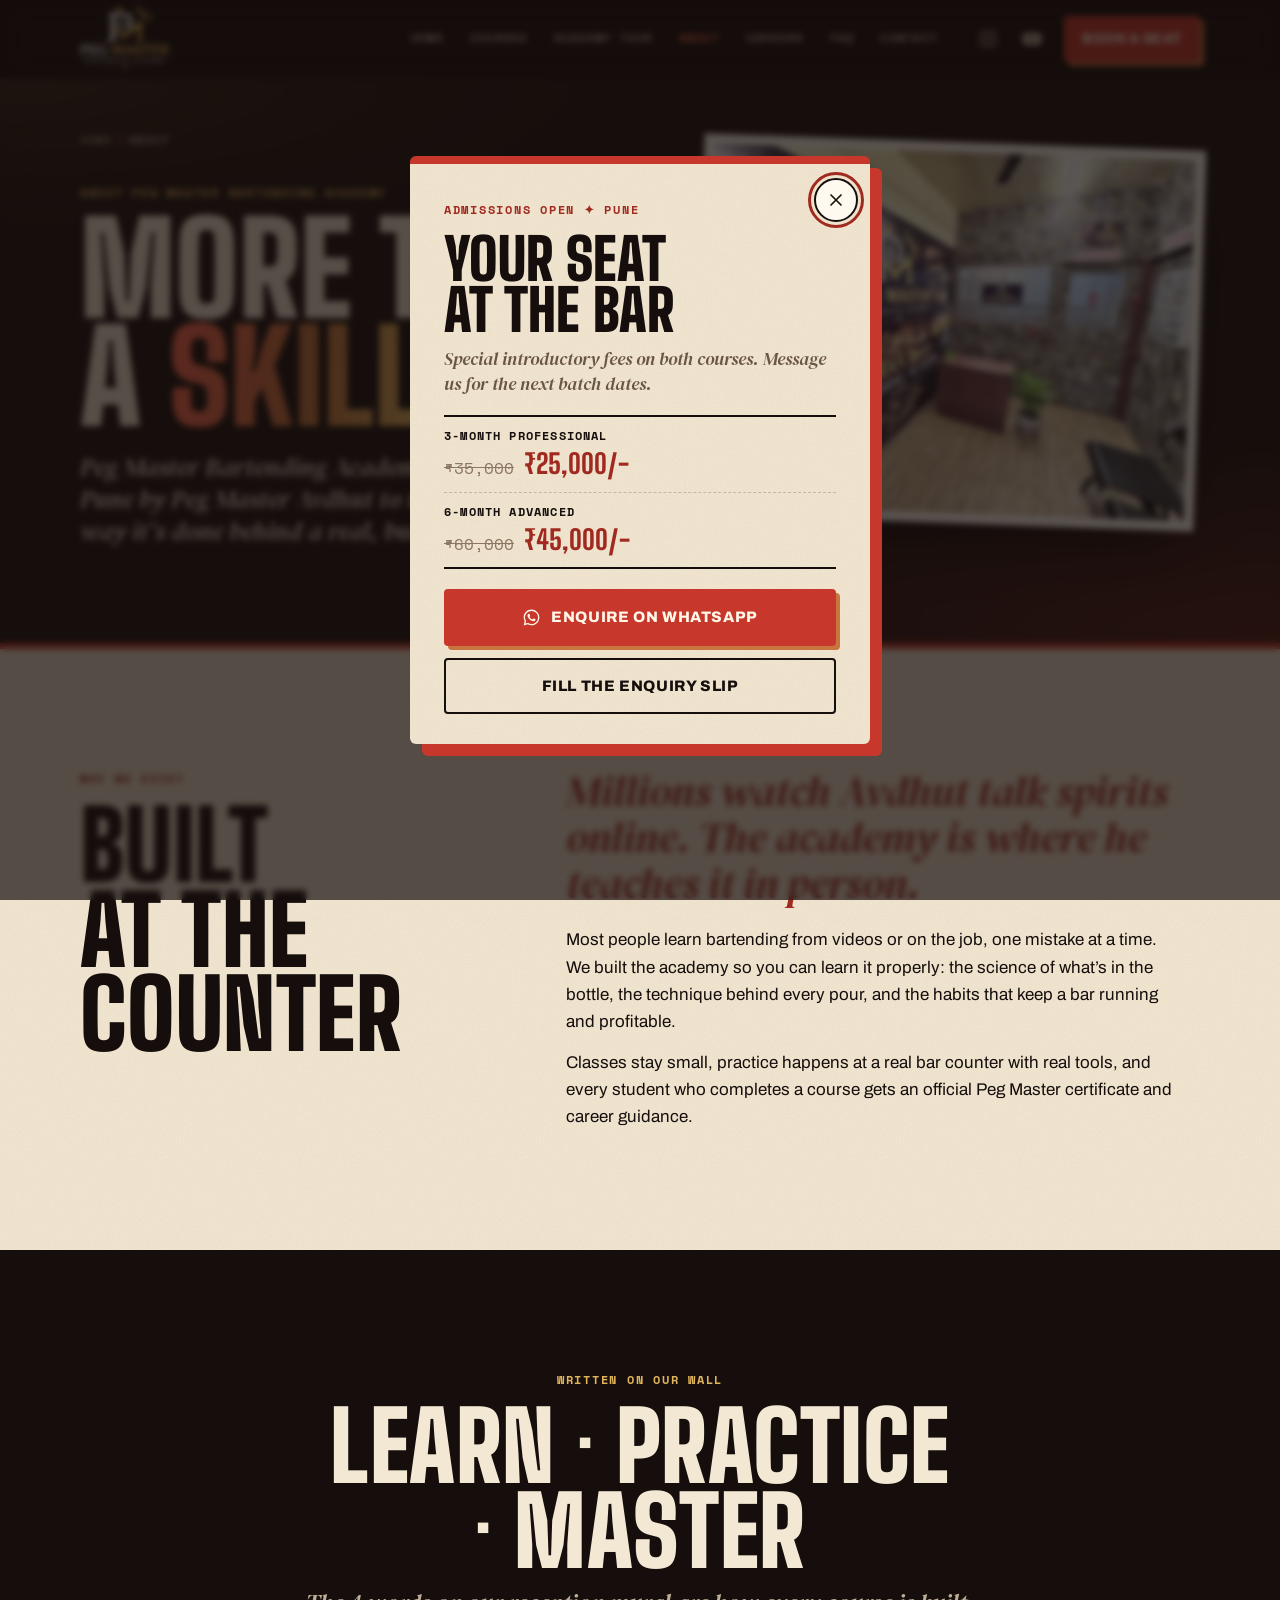
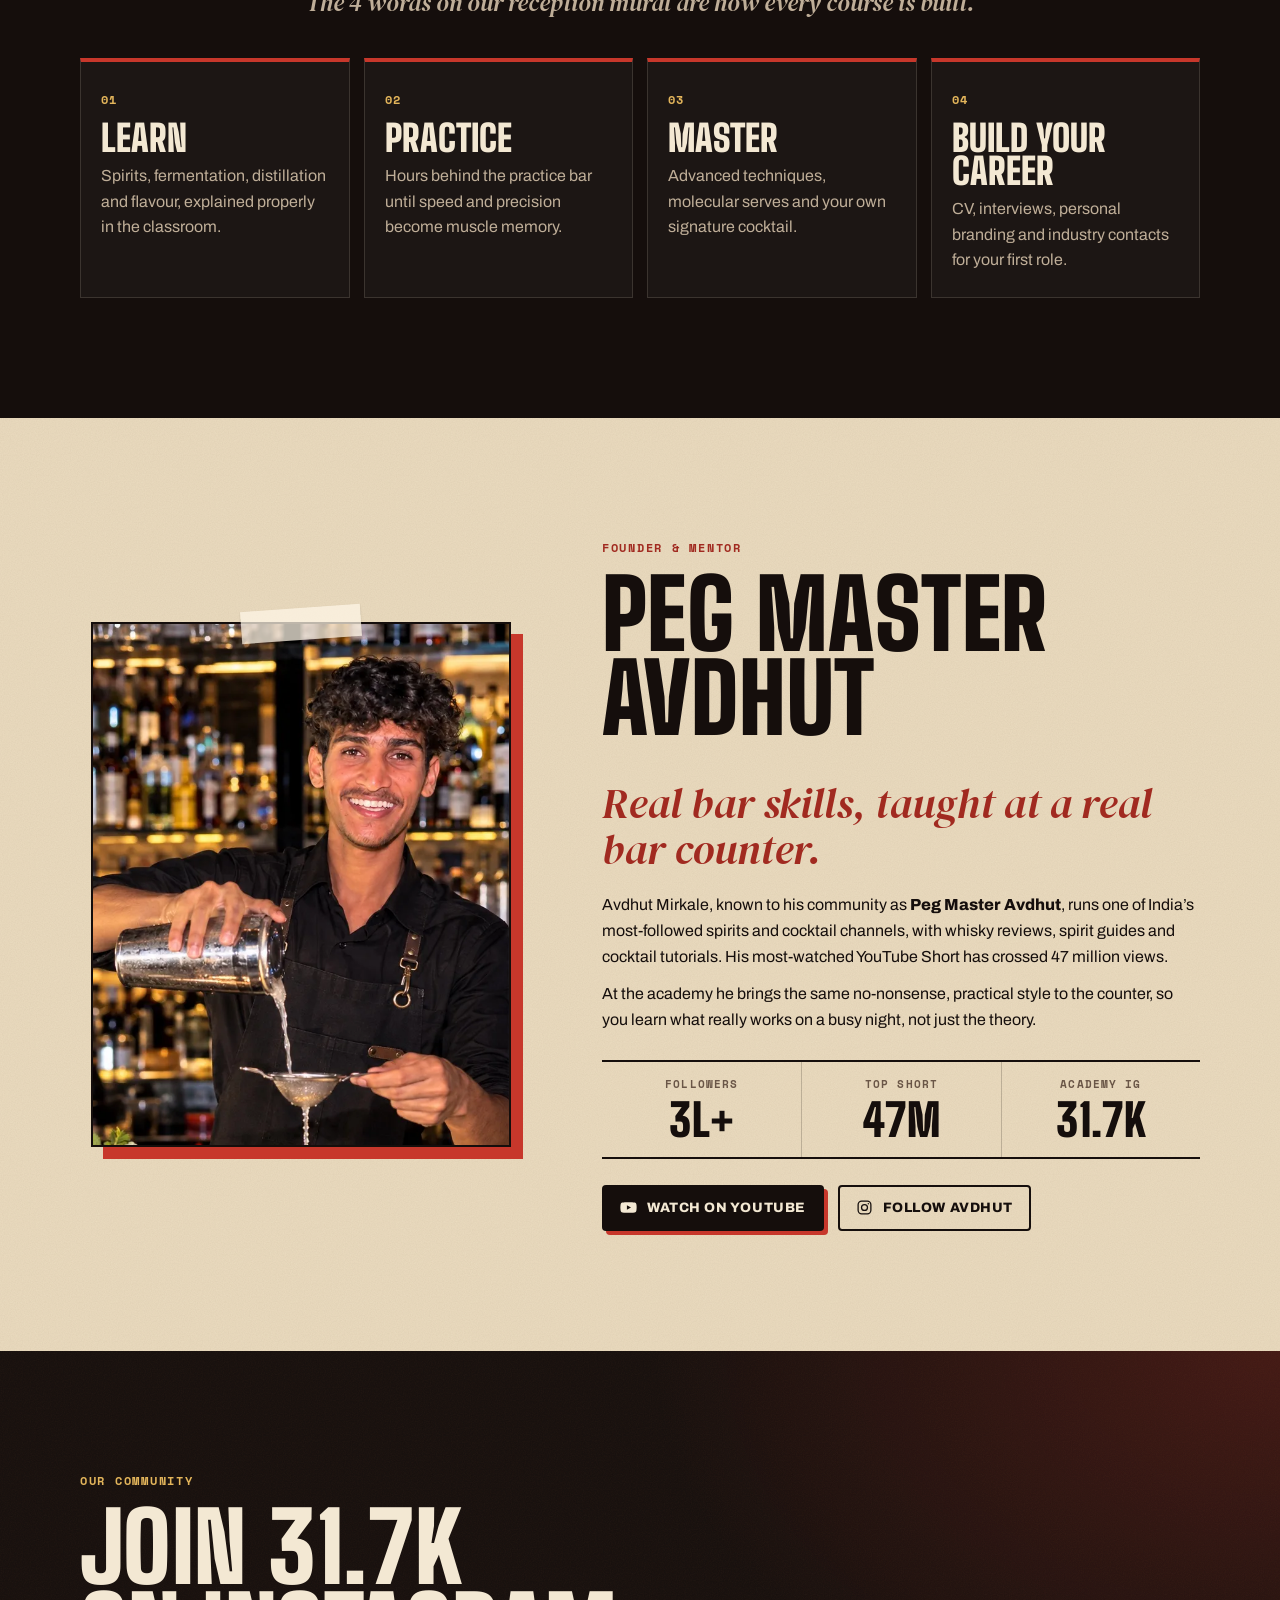
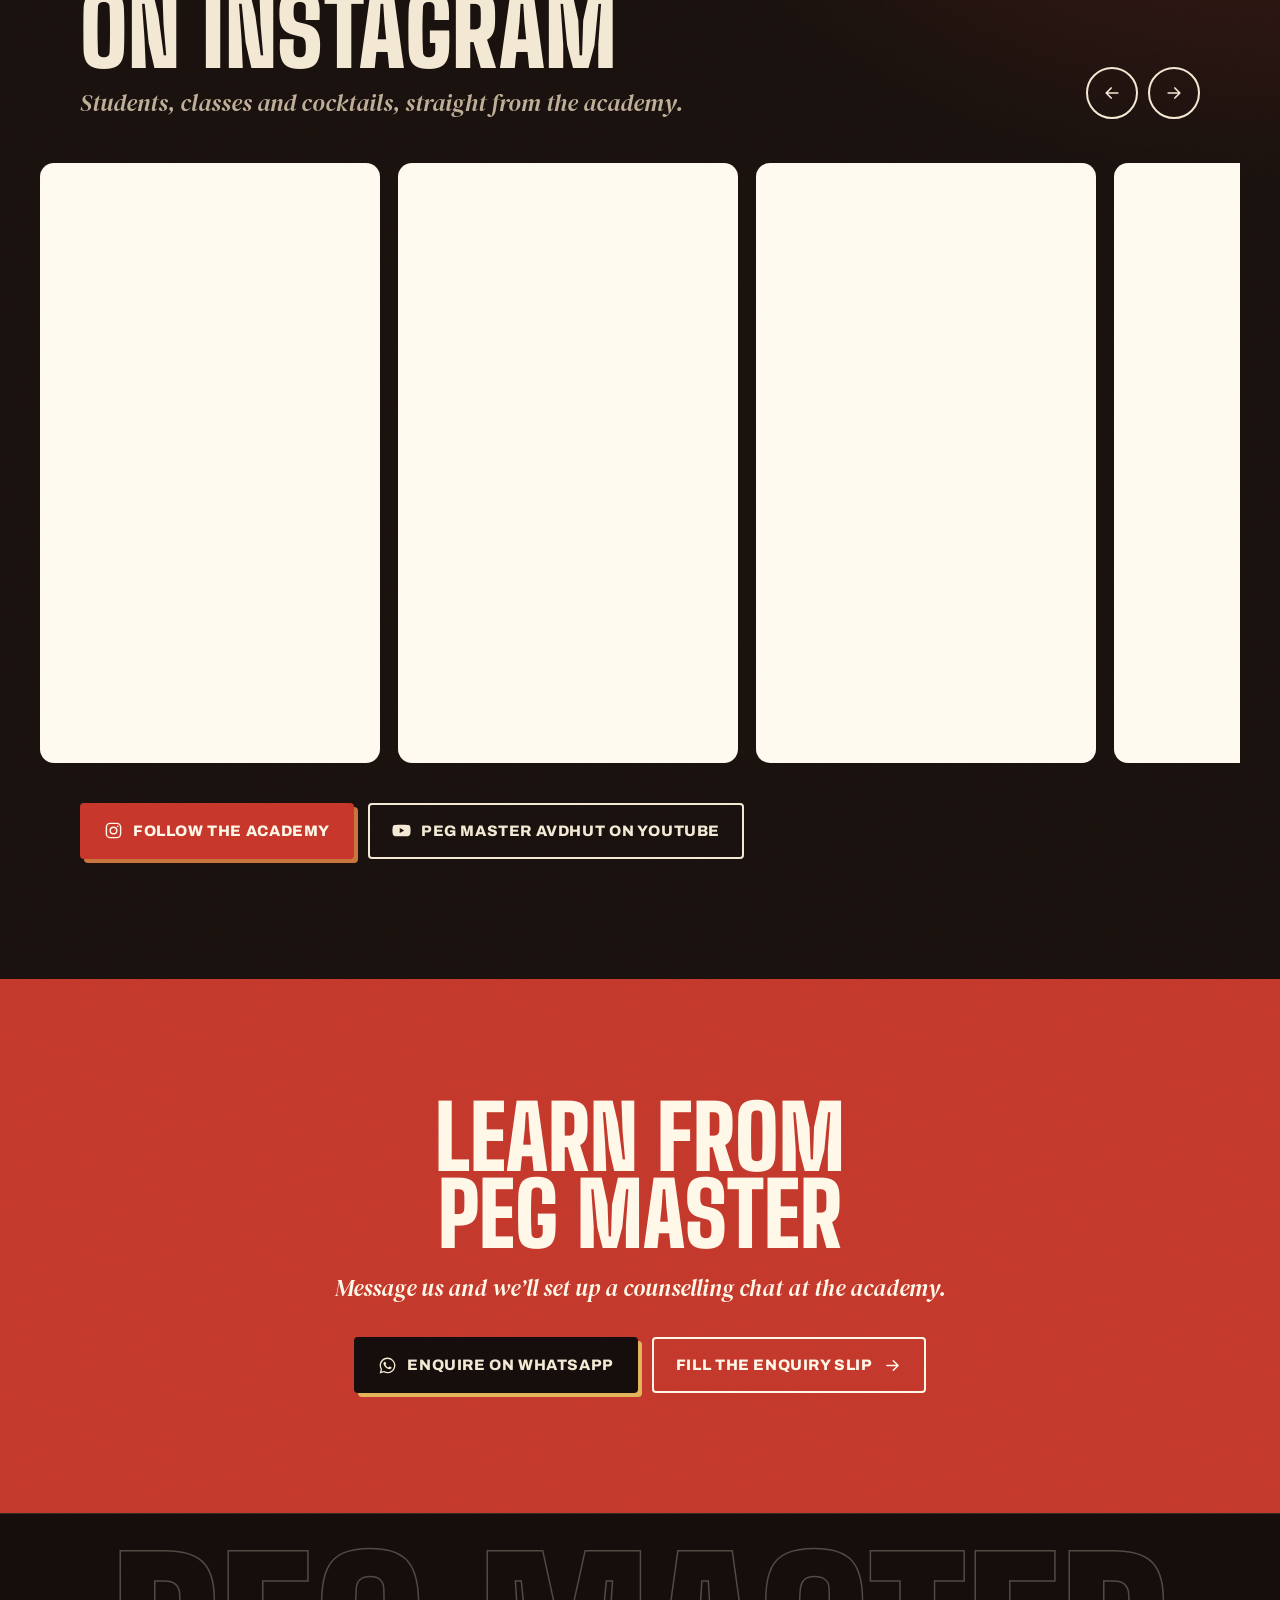
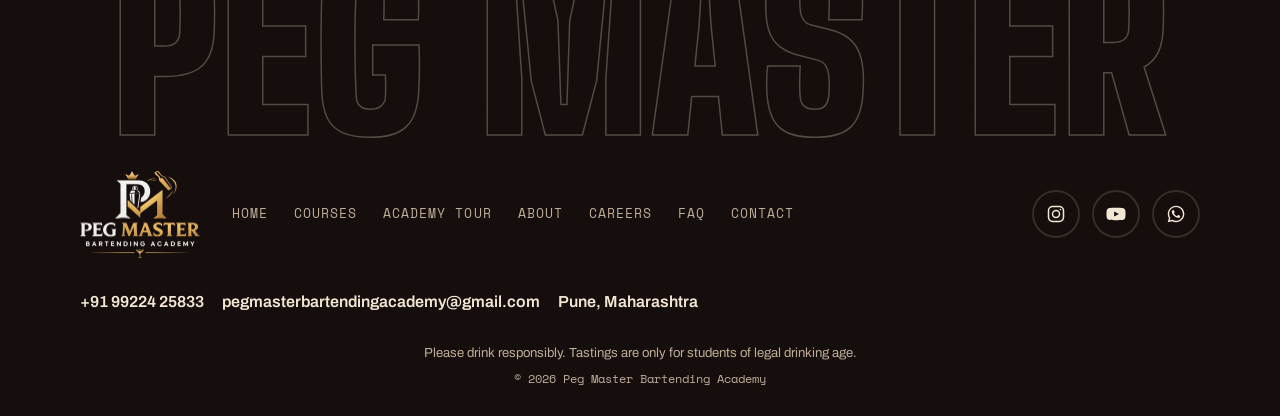
<file: about.html>
<!doctype html>
<html lang="en-IN">
<head>
  <meta charset="utf-8">
  <meta name="viewport" content="width=device-width, initial-scale=1, viewport-fit=cover">
  <!-- Google Tag Manager -->
  <script>
    if (!/^(localhost|127\.0\.0\.1)$/.test(location.hostname)) {
      (function(w,d,s,l,i){w[l]=w[l]||[];w[l].push({'gtm.start':
      new Date().getTime(),event:'gtm.js'});var f=d.getElementsByTagName(s)[0],
      j=d.createElement(s),dl=l!='dataLayer'?'&l='+l:'';j.async=true;j.src=
      'https://www.googletagmanager.com/gtm.js?id='+i+dl;f.parentNode.insertBefore(j,f);
      })(window,document,'script','dataLayer','GTM-MRDVG5FH');
    }
  </script>
  <!-- End Google Tag Manager -->
  <title>About Peg Master Bartending Academy &amp; Founder Avdhut Mirkale | Pune</title>
  <meta name="description" content="The story of Peg Master Bartending Academy in Pune, founded by Avdhut Mirkale (Peg Master Avdhut), and how we teach: learn, practice, master, build your career.">
  <link rel="canonical" href="https://pegmasterbartendingacademy.in/about">
  <link rel="alternate" hreflang="en-IN" href="https://pegmasterbartendingacademy.in/about">
  <link rel="alternate" hreflang="x-default" href="https://pegmasterbartendingacademy.in/about">
  <meta name="robots" content="index, follow, max-image-preview:large, max-snippet:-1, max-video-preview:-1">
  <meta name="author" content="Peg Master Bartending Academy">
  <meta name="theme-color" content="#150e0c">
  <meta name="color-scheme" content="dark">

  <!-- Local search -->
  <meta name="geo.region" content="IN-MH">
  <meta name="geo.placename" content="Pune, Maharashtra, India">
  <meta name="geo.position" content="18.5598848;73.9126785">
  <meta name="ICBM" content="18.5598848, 73.9126785">

  <meta property="og:type" content="website">
  <meta property="og:site_name" content="Peg Master Bartending Academy">
  <meta property="og:title" content="About Peg Master Bartending Academy &amp; Founder Avdhut Mirkale | Pune">
  <meta property="og:description" content="The story of Peg Master Bartending Academy in Pune, founded by Avdhut Mirkale (Peg Master Avdhut), and how we teach: learn, practice, master, build your career.">
  <meta property="og:url" content="https://pegmasterbartendingacademy.in/about">
  <meta property="og:image" content="https://pegmasterbartendingacademy.in/assets/campus-reception-v2-1200.webp">
  <meta property="og:image:alt" content="Reception with a large flair bartending mural reading India's Best Bartending Academy, a desk with a plant, and the counselling room sign">
  <meta property="og:locale" content="en_IN">
  <meta name="twitter:card" content="summary_large_image">
  <meta name="twitter:title" content="About Peg Master Bartending Academy &amp; Founder Avdhut Mirkale | Pune">
  <meta name="twitter:description" content="The story of Peg Master Bartending Academy in Pune, founded by Avdhut Mirkale (Peg Master Avdhut), and how we teach: learn, practice, master, build your career.">
  <meta name="twitter:image" content="https://pegmasterbartendingacademy.in/assets/campus-reception-v2-1200.webp">

  <link rel="icon" href="/assets/favicon.ico" sizes="any">
  <link rel="icon" href="/assets/icon-192.png" type="image/png">
  <link rel="apple-touch-icon" href="/assets/apple-touch-icon.png">
  <link rel="manifest" href="/site.webmanifest">
  <link rel="alternate" type="text/plain" href="/llms.txt" title="Summary for AI assistants">

  <link rel="preconnect" href="https://fonts.googleapis.com">
  <link rel="preconnect" href="https://fonts.gstatic.com" crossorigin>
  <link rel="stylesheet" href="https://fonts.googleapis.com/css2?family=Archivo:wght@400;600;800&family=Big+Shoulders+Display:wght@800;900&family=DM+Serif+Display:ital@1&family=Space+Mono:wght@400;700&display=swap">
  <link rel="preload" as="image" href="/assets/campus-reception-v2-1200.webp" imagesrcset="/assets/campus-reception-v2-720.webp 720w, /assets/campus-reception-v2-1200.webp 1200w" imagesizes="(min-width: 960px) 40vw, 100vw" fetchpriority="high">
  <link rel="stylesheet" href="/css/styles.css">
  <script>
    document.documentElement.classList.add("js");
    try { if (sessionStorage.getItem("pm-poured")) document.documentElement.classList.add("no-loader"); } catch (e) {}
  </script>

  <!-- Structured data (generated). Keep FAQ/course text in sync with the visible page. -->
  <script type="application/ld+json">
{
  "@context": "https://schema.org",
  "@graph": [
    {
      "@type": [
        "EducationalOrganization",
        "LocalBusiness"
      ],
      "@id": "https://pegmasterbartendingacademy.in/#organization",
      "name": "Peg Master Bartending Academy",
      "alternateName": [
        "Pegmaster",
        "Pegmaster Bartending Academy",
        "Peg Master Academy",
        "Peg Master Bartending and Mixology Academy"
      ],
      "url": "https://pegmasterbartendingacademy.in/",
      "logo": "https://pegmasterbartendingacademy.in/assets/logo.png",
      "image": [
        "https://pegmasterbartendingacademy.in/assets/og-image.jpg",
        "https://pegmasterbartendingacademy.in/assets/campus-reception-v2-1200.webp",
        "https://pegmasterbartendingacademy.in/assets/campus-practice-bar-v2-1200.webp"
      ],
      "description": "Bartending and mixology academy in Pune offering bartender training, mixology classes and flair hands-on at a real bar counter, founded by Peg Master Avdhut.",
      "slogan": "Pour. Flip. Fire.",
      "telephone": "+91-99224-25833",
      "email": "pegmasterbartendingacademy@gmail.com",
      "address": {
        "@type": "PostalAddress",
        "addressLocality": "Pune",
        "addressRegion": "Maharashtra",
        "addressCountry": "IN"
      },
      "areaServed": [
        {
          "@type": "City",
          "name": "Pune"
        },
        {
          "@type": "State",
          "name": "Maharashtra"
        }
      ],
      "contactPoint": {
        "@type": "ContactPoint",
        "contactType": "admissions",
        "telephone": "+91-99224-25833",
        "email": "pegmasterbartendingacademy@gmail.com",
        "url": "https://wa.me/919922425833"
      },
      "founder": {
        "@id": "https://pegmasterbartendingacademy.in/#founder"
      },
      "knowsAbout": [
        "Bartending",
        "Bartender training",
        "Mixology",
        "Molecular mixology",
        "Flair bartending",
        "Cocktails",
        "Spirits",
        "Bar operations",
        "Bar management",
        "Hospitality careers"
      ],
      "hasOfferCatalog": {
        "@type": "OfferCatalog",
        "name": "Bartending courses",
        "itemListElement": [
          {
            "@type": "Offer",
            "itemOffered": {
              "@id": "https://pegmasterbartendingacademy.in/courses#professional"
            }
          },
          {
            "@type": "Offer",
            "itemOffered": {
              "@id": "https://pegmasterbartendingacademy.in/courses#advanced"
            }
          }
        ]
      },
      "sameAs": [
        "https://www.instagram.com/pegmasterbartendingacademy/"
      ],
      "geo": {
        "@type": "GeoCoordinates",
        "latitude": 18.5598848,
        "longitude": 73.9126785
      },
      "hasMap": "https://maps.app.goo.gl/MyZ7cU93WrxZB9KKA",
      "priceRange": "₹25,000 – ₹45,000"
    },
    {
      "@type": "Person",
      "@id": "https://pegmasterbartendingacademy.in/#founder",
      "name": "Avdhut Mirkale",
      "alternateName": "Peg Master Avdhut",
      "jobTitle": "Founder and Bartending Mentor",
      "worksFor": {
        "@id": "https://pegmasterbartendingacademy.in/#organization"
      },
      "sameAs": [
        "https://www.instagram.com/peg_master_avdhut/",
        "https://www.youtube.com/@PegMasterAvdhut"
      ]
    },
    {
      "@type": "WebSite",
      "@id": "https://pegmasterbartendingacademy.in/#website",
      "url": "https://pegmasterbartendingacademy.in/",
      "name": "Peg Master Bartending Academy",
      "alternateName": [
        "Pegmaster",
        "Pegmaster Bartending Academy",
        "Peg Master Academy",
        "Peg Master Bartending and Mixology Academy"
      ],
      "inLanguage": "en-IN",
      "publisher": {
        "@id": "https://pegmasterbartendingacademy.in/#organization"
      }
    },
    {
      "@type": [
        "WebPage",
        "AboutPage"
      ],
      "@id": "https://pegmasterbartendingacademy.in/about#webpage",
      "url": "https://pegmasterbartendingacademy.in/about",
      "name": "About Peg Master Bartending Academy & Founder Avdhut Mirkale | Pune",
      "description": "The story of Peg Master Bartending Academy in Pune, founded by Avdhut Mirkale (Peg Master Avdhut), and how we teach: learn, practice, master, build your career.",
      "isPartOf": {
        "@id": "https://pegmasterbartendingacademy.in/#website"
      },
      "about": {
        "@id": "https://pegmasterbartendingacademy.in/#organization"
      },
      "inLanguage": "en-IN",
      "primaryImageOfPage": "https://pegmasterbartendingacademy.in/assets/campus-reception-v2-1200.webp",
      "breadcrumb": {
        "@id": "https://pegmasterbartendingacademy.in/about#breadcrumb"
      }
    },
    {
      "@type": "BreadcrumbList",
      "@id": "https://pegmasterbartendingacademy.in/about#breadcrumb",
      "itemListElement": [
        {
          "@type": "ListItem",
          "position": 1,
          "name": "Home",
          "item": "https://pegmasterbartendingacademy.in/"
        },
        {
          "@type": "ListItem",
          "position": 2,
          "name": "About",
          "item": "https://pegmasterbartendingacademy.in/about"
        }
      ]
    }
  ]
}
  </script>
</head>
<body data-page="about">
  <!-- Google Tag Manager (noscript) -->
  <noscript><iframe src="https://www.googletagmanager.com/ns.html?id=GTM-MRDVG5FH" height="0" width="0" style="display:none;visibility:hidden" title="Google Tag Manager"></iframe></noscript>
  <!-- End Google Tag Manager (noscript) -->
  <a class="skip-link" href="#main">Skip to content</a>

  <!-- ============ LOADER: the logo fills like a poured glass ============ -->
  <div class="loader" aria-hidden="true">
    <div class="loader-glass">
      <span class="loader-stream"></span>
      <img class="loader-logo loader-logo--ghost" src="/assets/logo-sm.webp" alt="" width="240" height="175">
      <img class="loader-logo loader-logo--fill" src="/assets/logo-sm.webp" alt="" width="240" height="175">
    </div>
    <p class="loader-text">Pouring…</p>
  </div>

  <svg width="0" height="0" style="position:absolute" aria-hidden="true">
    <symbol id="i-whatsapp" viewBox="0 0 24 24"><path fill="currentColor" d="M12.04 2C6.58 2 2.13 6.45 2.13 11.91c0 1.75.46 3.45 1.32 4.95L2.05 22l5.25-1.38a9.9 9.9 0 0 0 4.74 1.21h.01c5.46 0 9.91-4.45 9.91-9.91 0-2.65-1.03-5.14-2.9-7.01A9.82 9.82 0 0 0 12.04 2Zm0 18.15h-.01a8.23 8.23 0 0 1-4.19-1.15l-.3-.18-3.12.82.83-3.04-.2-.31a8.2 8.2 0 0 1-1.26-4.38c0-4.54 3.7-8.24 8.25-8.24a8.2 8.2 0 0 1 5.83 2.42 8.18 8.18 0 0 1 2.41 5.83c0 4.54-3.7 8.23-8.24 8.23Zm4.52-6.16c-.25-.12-1.47-.72-1.69-.81-.23-.08-.39-.12-.56.13-.16.25-.64.81-.79.97-.14.17-.29.19-.54.06-.25-.12-1.05-.39-1.99-1.23-.74-.66-1.23-1.47-1.38-1.72-.14-.25-.01-.38.11-.51.11-.11.25-.29.37-.43.13-.15.17-.25.25-.42.08-.16.04-.31-.02-.43-.06-.13-.56-1.34-.76-1.84-.2-.48-.41-.42-.56-.43h-.48a.92.92 0 0 0-.67.31c-.23.25-.87.85-.87 2.07 0 1.22.89 2.4 1.01 2.56.12.17 1.75 2.67 4.24 3.74.59.26 1.05.41 1.41.52.6.19 1.13.16 1.56.1.48-.07 1.47-.6 1.67-1.18.21-.58.21-1.07.15-1.18-.06-.1-.23-.16-.48-.29Z"/></symbol>
    <symbol id="i-phone" viewBox="0 0 24 24"><path fill="none" stroke="currentColor" stroke-width="1.8" stroke-linecap="round" stroke-linejoin="round" d="M22 16.9v3a2 2 0 0 1-2.2 2 19.8 19.8 0 0 1-8.6-3.1 19.5 19.5 0 0 1-6-6A19.8 19.8 0 0 1 2.1 4.2 2 2 0 0 1 4.1 2h3a2 2 0 0 1 2 1.7c.1 1 .4 1.9.7 2.8a2 2 0 0 1-.4 2.1L8.1 9.9a16 16 0 0 0 6 6l1.3-1.3a2 2 0 0 1 2.1-.4c.9.3 1.8.6 2.8.7a2 2 0 0 1 1.7 2Z"/></symbol>
    <symbol id="i-instagram" viewBox="0 0 24 24"><g fill="none" stroke="currentColor" stroke-width="1.8"><rect x="3" y="3" width="18" height="18" rx="5"/><circle cx="12" cy="12" r="4.2"/><circle cx="17.4" cy="6.6" r="1" fill="currentColor" stroke="none"/></g></symbol>
    <symbol id="i-youtube" viewBox="0 0 24 24"><path fill="currentColor" d="M23 7.2a3 3 0 0 0-2.1-2.1C19 4.6 12 4.6 12 4.6s-7 0-8.9.5A3 3 0 0 0 1 7.2 31 31 0 0 0 .5 12a31 31 0 0 0 .5 4.8 3 3 0 0 0 2.1 2.1c1.9.5 8.9.5 8.9.5s7 0 8.9-.5a3 3 0 0 0 2.1-2.1c.4-1.6.5-4.8.5-4.8s0-3.2-.5-4.8ZM9.75 15.02V8.98L15.5 12l-5.75 3.02Z"/></symbol>
    <symbol id="i-menu" viewBox="0 0 24 24"><path fill="none" stroke="currentColor" stroke-width="2" stroke-linecap="round" d="M4 8h16M4 16h11"/></symbol>
    <symbol id="i-close" viewBox="0 0 24 24"><path fill="none" stroke="currentColor" stroke-width="2" stroke-linecap="round" d="M6 6l12 12M18 6 6 18"/></symbol>
    <symbol id="i-pin" viewBox="0 0 24 24"><g fill="none" stroke="currentColor" stroke-width="1.8" stroke-linecap="round" stroke-linejoin="round"><path d="M12 21s-7-6.1-7-11.5a7 7 0 0 1 14 0C19 14.9 12 21 12 21Z"/><circle cx="12" cy="9.5" r="2.5"/></g></symbol>
    <symbol id="i-mail" viewBox="0 0 24 24"><g fill="none" stroke="currentColor" stroke-width="1.8" stroke-linecap="round" stroke-linejoin="round"><rect x="3" y="5" width="18" height="14" rx="2"/><path d="m3.5 6.5 8.5 6.5 8.5-6.5"/></g></symbol>
    <symbol id="i-play" viewBox="0 0 24 24"><path fill="currentColor" d="M8 5.5v13l10.5-6.5L8 5.5Z"/></symbol>
    <symbol id="i-pause" viewBox="0 0 24 24"><path fill="currentColor" d="M7 5h3.5v14H7zM13.5 5H17v14h-3.5z"/></symbol>
    <symbol id="i-arrow" viewBox="0 0 24 24"><path fill="none" stroke="currentColor" stroke-width="2" stroke-linecap="round" stroke-linejoin="round" d="M5 12h14m-6-6 6 6-6 6"/></symbol>
    <symbol id="i-star" viewBox="0 0 24 24"><path fill="currentColor" d="M12 1.5 14 10l8.5 2-8.5 2-2 8.5-2-8.5-8.5-2L10 10z"/></symbol>
  </svg>

  <!-- ============ HEADER ============ -->
  <header class="site-header">
    <div class="container header-inner">
      <a class="brand" href="/" aria-label="Peg Master Bartending Academy, home">
        <img src="/assets/logo-sm.webp" alt="" width="240" height="175">
      </a>

      <nav class="nav" id="site-nav" aria-label="Main">
        <ul>
          <li><a href="/">Home</a></li>
          <li><a href="/courses">Courses</a></li>
          <li><a href="/tour">Academy Tour</a></li>
          <li><a href="/about" aria-current="page">About</a></li>
          <li><a href="/careers">Careers</a></li>
          <li><a href="/faq">FAQ</a></li>
          <li><a href="/contact">Contact</a></li>
        </ul>
        <div class="nav-social">
          <a href="https://www.instagram.com/pegmasterbartendingacademy/" target="_blank" rel="noopener" aria-label="Instagram"><svg class="icon" aria-hidden="true"><use href="#i-instagram"/></svg></a>
          <a href="https://www.youtube.com/@PegMasterAvdhut" target="_blank" rel="noopener" aria-label="YouTube"><svg class="icon" aria-hidden="true"><use href="#i-youtube"/></svg></a>
        </div>
      </nav>

      <a class="btn btn-red btn-sm header-cta" href="/contact">Book a Seat</a>
      <button class="nav-toggle" type="button" aria-controls="site-nav" aria-expanded="false" aria-label="Open menu">
        <svg class="icon icon-open" aria-hidden="true"><use href="#i-menu"/></svg>
        <svg class="icon icon-close" aria-hidden="true"><use href="#i-close"/></svg>
      </button>
    </div>
  </header>

  <main id="main">
    <section class="page-hero page-hero--media" aria-labelledby="page-title">
      <div class="container page-hero-grid">
        <div class="page-hero-copy">
          <nav class="crumbs" aria-label="Breadcrumb">
            <ol><li><a href="/">Home</a></li><li><span aria-current="page">About</span></li></ol>
          </nav>
          <h1 id="page-title"><span class="kicker h1-kicker">About Peg Master Bartending Academy<span class="sr-only">:</span></span> More Than a <span class="accent">Skill</span></h1>
          <p class="page-lead">Peg Master Bartending Academy was founded in Pune by Peg Master Avdhut to teach bartending the way it’s done behind a real, busy bar.</p>
        </div>
        <div class="page-hero-media reveal">
          <figure class="tilt"><img src="/assets/campus-reception-v2-1200.webp" srcset="/assets/campus-reception-v2-720.webp 720w, /assets/campus-reception-v2-1200.webp 1200w" sizes="(min-width: 960px) 40vw, 100vw" alt="Reception with a large flair bartending mural reading India's Best Bartending Academy, a desk with a plant, and the counselling room sign" width="1200" height="900" fetchpriority="high"></figure>
        </div>
      </div>
    </section>

    <!-- ============ STORY ============ -->
    <section class="section paper" aria-labelledby="story-title">
      <div class="container story-layout">
        <header class="sec-head sec-head--left reveal">
          <p class="kicker">Why We Exist</p>
          <h2 id="story-title">Built at the Counter</h2>
        </header>
        <div class="story-body reveal">
          <p class="mentor-line">Millions watch Avdhut talk spirits online. The academy is where he teaches it in person.</p>
          <p>Most people learn bartending from videos or on the job, one mistake at a time. We built the academy so you can learn it properly: the science of what’s in the bottle, the technique behind every pour, and the habits that keep a bar running and profitable.</p>
          <p>Classes stay small, practice happens at a real bar counter with real tools, and every student who completes a course gets an official Peg Master certificate and career guidance.</p>
        </div>
      </div>
    </section>

    <!-- ============ PILLARS ============ -->
    <section class="section ink" aria-labelledby="pillars-title">
      <div class="container">
        <header class="sec-head reveal">
          <p class="kicker">Written on Our Wall</p>
          <h2 id="pillars-title">Learn · Practice · Master</h2>
          <p class="sec-lead">The 4 words on our reception mural are how every course is built.</p>
        </header>
        <ol class="pillars">
          <li class="reveal"><span aria-hidden="true">01</span><h3>Learn</h3><p>Spirits, fermentation, distillation and flavour, explained properly in the classroom.</p></li>
          <li class="reveal"><span aria-hidden="true">02</span><h3>Practice</h3><p>Hours behind the practice bar until speed and precision become muscle memory.</p></li>
          <li class="reveal"><span aria-hidden="true">03</span><h3>Master</h3><p>Advanced techniques, molecular serves and your own signature cocktail.</p></li>
          <li class="reveal"><span aria-hidden="true">04</span><h3>Build Your Career</h3><p>CV, interviews, personal branding and industry contacts for your first role.</p></li>
        </ol>
      </div>
    </section>

    <!-- ============ MENTOR ============ -->
    <section class="section paper-2" id="mentor" aria-labelledby="mentor-title">
      <div class="container mentor-layout">
        <figure class="mentor-media reveal">
          <img src="/assets/pour.webp" alt="Bartender straining a freshly shaken cocktail into a coupe glass" width="676" height="1155" loading="lazy" decoding="async">
          <span class="tape" aria-hidden="true"></span>
        </figure>
        <div class="mentor-copy">
          <header class="sec-head sec-head--left reveal">
            <p class="kicker">Founder &amp; Mentor</p>
            <h2 id="mentor-title" translate="no">Peg Master Avdhut</h2>
          </header>
          <p class="mentor-line reveal">Real bar skills, taught at a real bar counter.</p>
          <div class="mentor-body reveal">
            <p>Avdhut Mirkale, known to his community as <strong translate="no">Peg&nbsp;Master Avdhut</strong>, runs one of India’s most-followed spirits and cocktail channels, with whisky reviews, spirit guides and cocktail tutorials. His most-watched YouTube Short has crossed 47 million views.</p>
            <p>At the academy he brings the same no-nonsense, practical style to the counter, so you learn what really works on a busy night, not just the theory.</p>
          </div>
          <dl class="stats reveal">
            <div><dt>Followers</dt><dd>3L+</dd></div>
            <div><dt>Top Short</dt><dd>47M</dd></div>
            <div><dt>Academy IG</dt><dd>31.7K</dd></div>
          </dl>
          <div class="mentor-links reveal">
            <a class="btn btn-ink btn-sm" href="https://www.youtube.com/@PegMasterAvdhut" target="_blank" rel="noopener"><svg class="icon" aria-hidden="true"><use href="#i-youtube"/></svg> Watch on YouTube</a>
            <a class="btn btn-ink-line btn-sm" href="https://www.instagram.com/peg_master_avdhut/" target="_blank" rel="noopener"><svg class="icon" aria-hidden="true"><use href="#i-instagram"/></svg> Follow Avdhut</a>
          </div>
        </div>
      </div>
    </section>

    <!-- ============ INSTAGRAM REELS ============ -->
    <section class="section reels-section" id="reels" aria-labelledby="reels-title">
      <div class="container">
        <div class="reels-head">
          <header class="sec-head sec-head--left reveal">
            <p class="kicker">Our Community</p>
            <h2 id="reels-title">Join 31.7K on Instagram</h2>
            <p class="sec-lead">Students, classes and cocktails, straight from the academy.</p>
          </header>
          <div class="reels-nav" aria-hidden="true">
            <button class="reels-arrow" type="button" data-dir="-1" tabindex="-1"><svg class="icon" style="transform:rotate(180deg)"><use href="#i-arrow"/></svg></button>
            <button class="reels-arrow" type="button" data-dir="1" tabindex="-1"><svg class="icon"><use href="#i-arrow"/></svg></button>
          </div>
        </div>
        <div class="reels" role="region" tabindex="0" aria-label="Instagram reels, scroll sideways for more">
          <ul class="reels-list ig-list">
          <li class="ig-card">
            <iframe src="https://www.instagram.com/reel/DfbWfRgMqfW/embed/" title="Peg Master Bartending Academy Instagram reel 1" loading="lazy" scrolling="no" allowtransparency="true" allow="encrypted-media; picture-in-picture; fullscreen"></iframe>
          </li>
          <li class="ig-card">
            <iframe src="https://www.instagram.com/reel/DfZNZ2mM-xZ/embed/" title="Peg Master Bartending Academy Instagram reel 2" loading="lazy" scrolling="no" allowtransparency="true" allow="encrypted-media; picture-in-picture; fullscreen"></iframe>
          </li>
          <li class="ig-card">
            <iframe src="https://www.instagram.com/reel/DfW1fjHJhxk/embed/" title="Peg Master Bartending Academy Instagram reel 3" loading="lazy" scrolling="no" allowtransparency="true" allow="encrypted-media; picture-in-picture; fullscreen"></iframe>
          </li>
          <li class="ig-card">
            <iframe src="https://www.instagram.com/reel/DfWcHEBMtI2/embed/" title="Peg Master Bartending Academy Instagram reel 4" loading="lazy" scrolling="no" allowtransparency="true" allow="encrypted-media; picture-in-picture; fullscreen"></iframe>
          </li>
          <li class="ig-card">
            <iframe src="https://www.instagram.com/reel/DfRYLnSs6BI/embed/" title="Peg Master Bartending Academy Instagram reel 5" loading="lazy" scrolling="no" allowtransparency="true" allow="encrypted-media; picture-in-picture; fullscreen"></iframe>
          </li>
          <li class="ig-card">
            <iframe src="https://www.instagram.com/reel/DfPDOKksH2A/embed/" title="Peg Master Bartending Academy Instagram reel 6" loading="lazy" scrolling="no" allowtransparency="true" allow="encrypted-media; picture-in-picture; fullscreen"></iframe>
          </li>
          <li class="ig-card">
            <iframe src="https://www.instagram.com/reel/DfNAHLBMPld/embed/" title="Peg Master Bartending Academy Instagram reel 7" loading="lazy" scrolling="no" allowtransparency="true" allow="encrypted-media; picture-in-picture; fullscreen"></iframe>
          </li>
          </ul>
        </div>
        <div class="reels-cta reveal">
          <a class="btn btn-red" href="https://www.instagram.com/pegmasterbartendingacademy/" target="_blank" rel="noopener"><svg class="icon" aria-hidden="true"><use href="#i-instagram"/></svg> Follow the Academy</a>
          <a class="btn btn-line" href="https://www.youtube.com/@PegMasterAvdhut" target="_blank" rel="noopener"><svg class="icon" aria-hidden="true"><use href="#i-youtube"/></svg> Peg Master Avdhut on YouTube</a>
        </div>
      </div>
    </section>

    <!-- ============ CTA ============ -->
    <section class="section red cta-band" aria-labelledby="cta-title">
      <div class="container cta-inner">
        <h2 id="cta-title" class="reveal">Learn From Peg Master</h2>
        <p class="reveal">Message us and we’ll set up a counselling chat at the academy.</p>
        <div class="cta-actions reveal">
          <a class="btn btn-ink" href="https://wa.me/919922425833?text=Hi%20Peg%20Master%2C%20I%27d%20like%20to%20know%20about%20your%20bartending%20courses." target="_blank" rel="noopener"><svg class="icon" aria-hidden="true"><use href="#i-whatsapp"/></svg> Enquire on WhatsApp</a>
          <a class="btn btn-cream-line" href="/contact">Fill the Enquiry Slip <svg class="icon" aria-hidden="true"><use href="#i-arrow"/></svg></a>
        </div>
      </div>
    </section>
  </main>

  <!-- ============ POPUP: admissions open (main.js shows it once per visit) ============ -->
  <dialog class="promo" aria-labelledby="promo-title">
    <button class="promo-close" type="button" aria-label="Close"><svg class="icon" aria-hidden="true"><use href="#i-close"/></svg></button>
    <p class="kicker">Admissions Open <span aria-hidden="true">✦</span> Pune</p>
    <h2 id="promo-title">Your Seat at the Bar</h2>
    <p class="promo-lead">Special introductory fees on both courses. Message us for the next batch dates.</p>
    <ul class="promo-fees">
      <li><span>3-Month Professional</span><s>₹35,000</s> <strong>₹25,000/-</strong></li>
      <li><span>6-Month Advanced</span><s>₹60,000</s> <strong>₹45,000/-</strong></li>
    </ul>
    <div class="promo-actions">
      <a class="btn btn-red btn-block" href="https://wa.me/919922425833?text=Hi%20Peg%20Master%2C%20I%27d%20like%20to%20know%20about%20your%20bartending%20courses." target="_blank" rel="noopener"><svg class="icon" aria-hidden="true"><use href="#i-whatsapp"/></svg> Enquire on WhatsApp</a>
      <a class="btn btn-ink-line btn-block" href="/contact">Fill the Enquiry Slip</a>
    </div>
  </dialog>

  <!-- ============ FOOTER ============ -->
  <footer class="site-footer">
    <div class="container">
      <p class="wordmark" aria-hidden="true" translate="no">Peg Master</p>
      <div class="footer-inner">
        <a href="/" aria-label="Peg Master Bartending Academy, home"><img src="/assets/logo-sm.webp" alt="" width="240" height="175" loading="lazy" class="footer-logo"></a>
        <nav aria-label="Footer">
          <ul class="footer-links">
            <li><a href="/">Home</a></li>
            <li><a href="/courses">Courses</a></li>
            <li><a href="/tour">Academy Tour</a></li>
            <li><a href="/about">About</a></li>
            <li><a href="/careers">Careers</a></li>
            <li><a href="/faq">FAQ</a></li>
            <li><a href="/contact">Contact</a></li>
          </ul>
        </nav>
        <div class="footer-social">
          <a href="https://www.instagram.com/pegmasterbartendingacademy/" target="_blank" rel="noopener" aria-label="Instagram"><svg class="icon" aria-hidden="true"><use href="#i-instagram"/></svg></a>
          <a href="https://www.youtube.com/@PegMasterAvdhut" target="_blank" rel="noopener" aria-label="YouTube"><svg class="icon" aria-hidden="true"><use href="#i-youtube"/></svg></a>
          <a href="https://wa.me/919922425833" target="_blank" rel="noopener" aria-label="WhatsApp"><svg class="icon" aria-hidden="true"><use href="#i-whatsapp"/></svg></a>
        </div>
      </div>
      <address class="footer-contact">
        <a href="tel:+919922425833">+91 99224 25833</a>
        <a href="mailto:pegmasterbartendingacademy@gmail.com">pegmasterbartendingacademy@gmail.com</a>
        <a href="https://maps.app.goo.gl/MyZ7cU93WrxZB9KKA" target="_blank" rel="noopener">Pune, Maharashtra</a>
      </address>
      <p class="footer-note">Please drink responsibly. Tastings are only for students of legal drinking age.</p>
      <p class="copyright">© <span id="year">2026</span> <span translate="no">Peg Master</span> Bartending Academy</p>
    </div>
  </footer>

  <!-- ============ MOBILE ACTION BAR ============ -->
  <div class="action-bar" role="region" aria-label="Quick contact">
    <a class="action-call" href="tel:+919922425833"><svg class="icon" aria-hidden="true"><use href="#i-phone"/></svg> Call</a>
    <a class="action-wa" href="https://wa.me/919922425833?text=Hi%20Peg%20Master%2C%20I%27d%20like%20to%20know%20about%20your%20bartending%20courses." target="_blank" rel="noopener"><svg class="icon" aria-hidden="true"><use href="#i-whatsapp"/></svg> WhatsApp Us</a>
  </div>

  <script src="/js/analytics.js" defer></script>
  <script src="/js/main.js" defer></script>
</body>
</html>
</file>
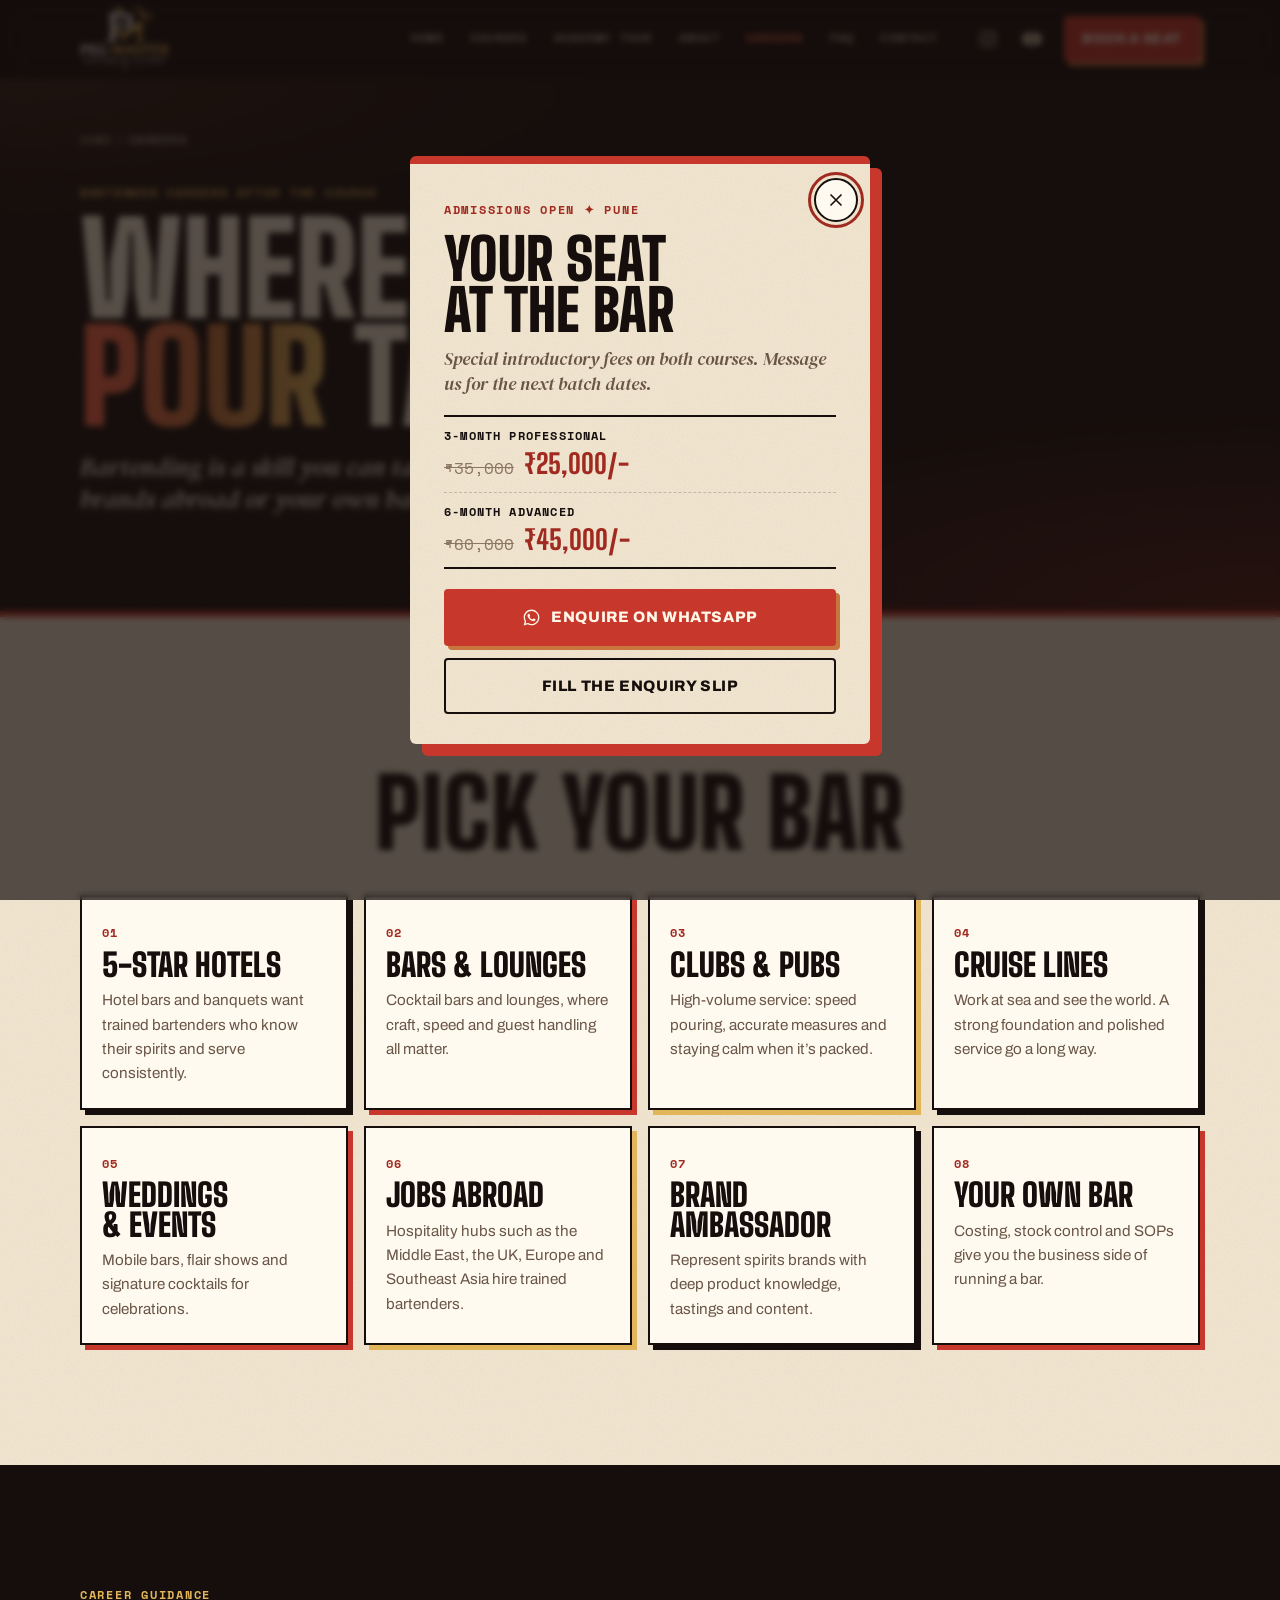
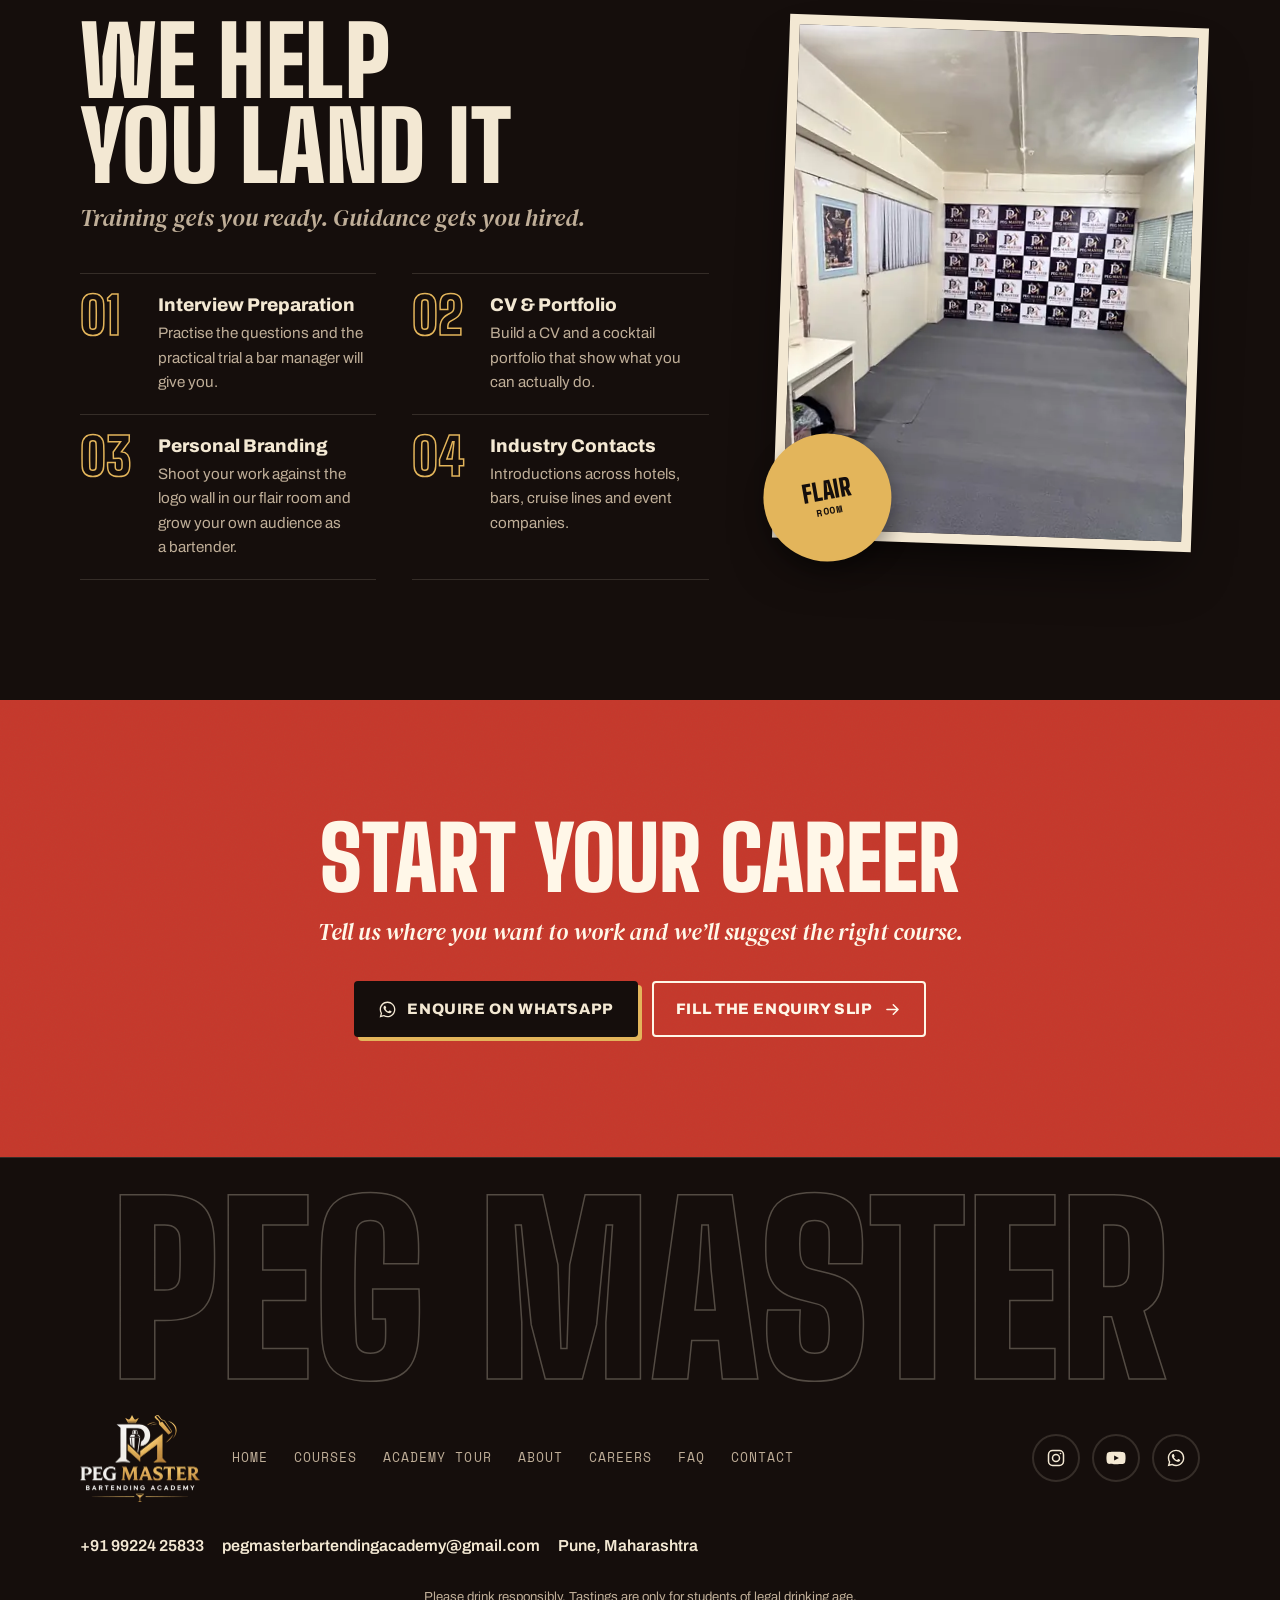
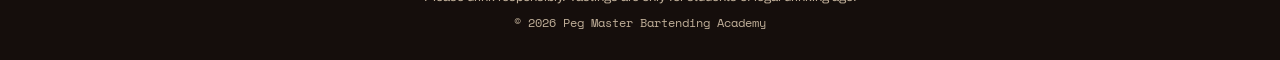
<file: careers.html>
<!doctype html>
<html lang="en-IN">
<head>
  <meta charset="utf-8">
  <meta name="viewport" content="width=device-width, initial-scale=1, viewport-fit=cover">
  <!-- Google Tag Manager -->
  <script>
    if (!/^(localhost|127\.0\.0\.1)$/.test(location.hostname)) {
      (function(w,d,s,l,i){w[l]=w[l]||[];w[l].push({'gtm.start':
      new Date().getTime(),event:'gtm.js'});var f=d.getElementsByTagName(s)[0],
      j=d.createElement(s),dl=l!='dataLayer'?'&l='+l:'';j.async=true;j.src=
      'https://www.googletagmanager.com/gtm.js?id='+i+dl;f.parentNode.insertBefore(j,f);
      })(window,document,'script','dataLayer','GTM-MRDVG5FH');
    }
  </script>
  <!-- End Google Tag Manager -->
  <title>Bartender Jobs After the Course: Hotels, Cruise, Abroad | Peg Master Pune</title>
  <meta name="description" content="Where a Peg Master bartending course can take you: 5-star hotels, bars, cruise lines, events, jobs abroad, brand ambassador roles or your own bar, with career guidance.">
  <link rel="canonical" href="https://pegmasterbartendingacademy.in/careers">
  <link rel="alternate" hreflang="en-IN" href="https://pegmasterbartendingacademy.in/careers">
  <link rel="alternate" hreflang="x-default" href="https://pegmasterbartendingacademy.in/careers">
  <meta name="robots" content="index, follow, max-image-preview:large, max-snippet:-1, max-video-preview:-1">
  <meta name="author" content="Peg Master Bartending Academy">
  <meta name="theme-color" content="#150e0c">
  <meta name="color-scheme" content="dark">

  <!-- Local search -->
  <meta name="geo.region" content="IN-MH">
  <meta name="geo.placename" content="Pune, Maharashtra, India">
  <meta name="geo.position" content="18.5598848;73.9126785">
  <meta name="ICBM" content="18.5598848, 73.9126785">

  <meta property="og:type" content="website">
  <meta property="og:site_name" content="Peg Master Bartending Academy">
  <meta property="og:title" content="Bartender Jobs After the Course: Hotels, Cruise, Abroad | Peg Master Pune">
  <meta property="og:description" content="Where a Peg Master bartending course can take you: 5-star hotels, bars, cruise lines, events, jobs abroad, brand ambassador roles or your own bar, with career guidance.">
  <meta property="og:url" content="https://pegmasterbartendingacademy.in/careers">
  <meta property="og:image" content="https://pegmasterbartendingacademy.in/assets/campus-flair-room-wall-v2-1200.webp">
  <meta property="og:image:alt" content="The other end of the flair room: grey safety mats and a wall of Peg Master logos used as a photo backdrop">
  <meta property="og:locale" content="en_IN">
  <meta name="twitter:card" content="summary_large_image">
  <meta name="twitter:title" content="Bartender Jobs After the Course: Hotels, Cruise, Abroad | Peg Master Pune">
  <meta name="twitter:description" content="Where a Peg Master bartending course can take you: 5-star hotels, bars, cruise lines, events, jobs abroad, brand ambassador roles or your own bar, with career guidance.">
  <meta name="twitter:image" content="https://pegmasterbartendingacademy.in/assets/campus-flair-room-wall-v2-1200.webp">

  <link rel="icon" href="/assets/favicon.ico" sizes="any">
  <link rel="icon" href="/assets/icon-192.png" type="image/png">
  <link rel="apple-touch-icon" href="/assets/apple-touch-icon.png">
  <link rel="manifest" href="/site.webmanifest">
  <link rel="alternate" type="text/plain" href="/llms.txt" title="Summary for AI assistants">

  <link rel="preconnect" href="https://fonts.googleapis.com">
  <link rel="preconnect" href="https://fonts.gstatic.com" crossorigin>
  <link rel="stylesheet" href="https://fonts.googleapis.com/css2?family=Archivo:wght@400;600;800&family=Big+Shoulders+Display:wght@800;900&family=DM+Serif+Display:ital@1&family=Space+Mono:wght@400;700&display=swap">
  <link rel="stylesheet" href="/css/styles.css">
  <script>
    document.documentElement.classList.add("js");
    try { if (sessionStorage.getItem("pm-poured")) document.documentElement.classList.add("no-loader"); } catch (e) {}
  </script>

  <!-- Structured data (generated). Keep FAQ/course text in sync with the visible page. -->
  <script type="application/ld+json">
{
  "@context": "https://schema.org",
  "@graph": [
    {
      "@type": [
        "EducationalOrganization",
        "LocalBusiness"
      ],
      "@id": "https://pegmasterbartendingacademy.in/#organization",
      "name": "Peg Master Bartending Academy",
      "alternateName": [
        "Pegmaster",
        "Pegmaster Bartending Academy",
        "Peg Master Academy",
        "Peg Master Bartending and Mixology Academy"
      ],
      "url": "https://pegmasterbartendingacademy.in/",
      "logo": "https://pegmasterbartendingacademy.in/assets/logo.png",
      "image": [
        "https://pegmasterbartendingacademy.in/assets/og-image.jpg",
        "https://pegmasterbartendingacademy.in/assets/campus-reception-v2-1200.webp",
        "https://pegmasterbartendingacademy.in/assets/campus-practice-bar-v2-1200.webp"
      ],
      "description": "Bartending and mixology academy in Pune offering bartender training, mixology classes and flair hands-on at a real bar counter, founded by Peg Master Avdhut.",
      "slogan": "Pour. Flip. Fire.",
      "telephone": "+91-99224-25833",
      "email": "pegmasterbartendingacademy@gmail.com",
      "address": {
        "@type": "PostalAddress",
        "addressLocality": "Pune",
        "addressRegion": "Maharashtra",
        "addressCountry": "IN"
      },
      "areaServed": [
        {
          "@type": "City",
          "name": "Pune"
        },
        {
          "@type": "State",
          "name": "Maharashtra"
        }
      ],
      "contactPoint": {
        "@type": "ContactPoint",
        "contactType": "admissions",
        "telephone": "+91-99224-25833",
        "email": "pegmasterbartendingacademy@gmail.com",
        "url": "https://wa.me/919922425833"
      },
      "founder": {
        "@id": "https://pegmasterbartendingacademy.in/#founder"
      },
      "knowsAbout": [
        "Bartending",
        "Bartender training",
        "Mixology",
        "Molecular mixology",
        "Flair bartending",
        "Cocktails",
        "Spirits",
        "Bar operations",
        "Bar management",
        "Hospitality careers"
      ],
      "hasOfferCatalog": {
        "@type": "OfferCatalog",
        "name": "Bartending courses",
        "itemListElement": [
          {
            "@type": "Offer",
            "itemOffered": {
              "@id": "https://pegmasterbartendingacademy.in/courses#professional"
            }
          },
          {
            "@type": "Offer",
            "itemOffered": {
              "@id": "https://pegmasterbartendingacademy.in/courses#advanced"
            }
          }
        ]
      },
      "sameAs": [
        "https://www.instagram.com/pegmasterbartendingacademy/"
      ],
      "geo": {
        "@type": "GeoCoordinates",
        "latitude": 18.5598848,
        "longitude": 73.9126785
      },
      "hasMap": "https://maps.app.goo.gl/MyZ7cU93WrxZB9KKA",
      "priceRange": "₹25,000 – ₹45,000"
    },
    {
      "@type": "Person",
      "@id": "https://pegmasterbartendingacademy.in/#founder",
      "name": "Avdhut Mirkale",
      "alternateName": "Peg Master Avdhut",
      "jobTitle": "Founder and Bartending Mentor",
      "worksFor": {
        "@id": "https://pegmasterbartendingacademy.in/#organization"
      },
      "sameAs": [
        "https://www.instagram.com/peg_master_avdhut/",
        "https://www.youtube.com/@PegMasterAvdhut"
      ]
    },
    {
      "@type": "WebSite",
      "@id": "https://pegmasterbartendingacademy.in/#website",
      "url": "https://pegmasterbartendingacademy.in/",
      "name": "Peg Master Bartending Academy",
      "alternateName": [
        "Pegmaster",
        "Pegmaster Bartending Academy",
        "Peg Master Academy",
        "Peg Master Bartending and Mixology Academy"
      ],
      "inLanguage": "en-IN",
      "publisher": {
        "@id": "https://pegmasterbartendingacademy.in/#organization"
      }
    },
    {
      "@type": "WebPage",
      "@id": "https://pegmasterbartendingacademy.in/careers#webpage",
      "url": "https://pegmasterbartendingacademy.in/careers",
      "name": "Bartender Jobs After the Course: Hotels, Cruise, Abroad | Peg Master Pune",
      "description": "Where a Peg Master bartending course can take you: 5-star hotels, bars, cruise lines, events, jobs abroad, brand ambassador roles or your own bar, with career guidance.",
      "isPartOf": {
        "@id": "https://pegmasterbartendingacademy.in/#website"
      },
      "about": {
        "@id": "https://pegmasterbartendingacademy.in/#organization"
      },
      "inLanguage": "en-IN",
      "primaryImageOfPage": "https://pegmasterbartendingacademy.in/assets/campus-flair-room-wall-v2-1200.webp",
      "breadcrumb": {
        "@id": "https://pegmasterbartendingacademy.in/careers#breadcrumb"
      }
    },
    {
      "@type": "BreadcrumbList",
      "@id": "https://pegmasterbartendingacademy.in/careers#breadcrumb",
      "itemListElement": [
        {
          "@type": "ListItem",
          "position": 1,
          "name": "Home",
          "item": "https://pegmasterbartendingacademy.in/"
        },
        {
          "@type": "ListItem",
          "position": 2,
          "name": "Careers",
          "item": "https://pegmasterbartendingacademy.in/careers"
        }
      ]
    }
  ]
}
  </script>
</head>
<body data-page="careers">
  <!-- Google Tag Manager (noscript) -->
  <noscript><iframe src="https://www.googletagmanager.com/ns.html?id=GTM-MRDVG5FH" height="0" width="0" style="display:none;visibility:hidden" title="Google Tag Manager"></iframe></noscript>
  <!-- End Google Tag Manager (noscript) -->
  <a class="skip-link" href="#main">Skip to content</a>

  <!-- ============ LOADER: the logo fills like a poured glass ============ -->
  <div class="loader" aria-hidden="true">
    <div class="loader-glass">
      <span class="loader-stream"></span>
      <img class="loader-logo loader-logo--ghost" src="/assets/logo-sm.webp" alt="" width="240" height="175">
      <img class="loader-logo loader-logo--fill" src="/assets/logo-sm.webp" alt="" width="240" height="175">
    </div>
    <p class="loader-text">Pouring…</p>
  </div>

  <svg width="0" height="0" style="position:absolute" aria-hidden="true">
    <symbol id="i-whatsapp" viewBox="0 0 24 24"><path fill="currentColor" d="M12.04 2C6.58 2 2.13 6.45 2.13 11.91c0 1.75.46 3.45 1.32 4.95L2.05 22l5.25-1.38a9.9 9.9 0 0 0 4.74 1.21h.01c5.46 0 9.91-4.45 9.91-9.91 0-2.65-1.03-5.14-2.9-7.01A9.82 9.82 0 0 0 12.04 2Zm0 18.15h-.01a8.23 8.23 0 0 1-4.19-1.15l-.3-.18-3.12.82.83-3.04-.2-.31a8.2 8.2 0 0 1-1.26-4.38c0-4.54 3.7-8.24 8.25-8.24a8.2 8.2 0 0 1 5.83 2.42 8.18 8.18 0 0 1 2.41 5.83c0 4.54-3.7 8.23-8.24 8.23Zm4.52-6.16c-.25-.12-1.47-.72-1.69-.81-.23-.08-.39-.12-.56.13-.16.25-.64.81-.79.97-.14.17-.29.19-.54.06-.25-.12-1.05-.39-1.99-1.23-.74-.66-1.23-1.47-1.38-1.72-.14-.25-.01-.38.11-.51.11-.11.25-.29.37-.43.13-.15.17-.25.25-.42.08-.16.04-.31-.02-.43-.06-.13-.56-1.34-.76-1.84-.2-.48-.41-.42-.56-.43h-.48a.92.92 0 0 0-.67.31c-.23.25-.87.85-.87 2.07 0 1.22.89 2.4 1.01 2.56.12.17 1.75 2.67 4.24 3.74.59.26 1.05.41 1.41.52.6.19 1.13.16 1.56.1.48-.07 1.47-.6 1.67-1.18.21-.58.21-1.07.15-1.18-.06-.1-.23-.16-.48-.29Z"/></symbol>
    <symbol id="i-phone" viewBox="0 0 24 24"><path fill="none" stroke="currentColor" stroke-width="1.8" stroke-linecap="round" stroke-linejoin="round" d="M22 16.9v3a2 2 0 0 1-2.2 2 19.8 19.8 0 0 1-8.6-3.1 19.5 19.5 0 0 1-6-6A19.8 19.8 0 0 1 2.1 4.2 2 2 0 0 1 4.1 2h3a2 2 0 0 1 2 1.7c.1 1 .4 1.9.7 2.8a2 2 0 0 1-.4 2.1L8.1 9.9a16 16 0 0 0 6 6l1.3-1.3a2 2 0 0 1 2.1-.4c.9.3 1.8.6 2.8.7a2 2 0 0 1 1.7 2Z"/></symbol>
    <symbol id="i-instagram" viewBox="0 0 24 24"><g fill="none" stroke="currentColor" stroke-width="1.8"><rect x="3" y="3" width="18" height="18" rx="5"/><circle cx="12" cy="12" r="4.2"/><circle cx="17.4" cy="6.6" r="1" fill="currentColor" stroke="none"/></g></symbol>
    <symbol id="i-youtube" viewBox="0 0 24 24"><path fill="currentColor" d="M23 7.2a3 3 0 0 0-2.1-2.1C19 4.6 12 4.6 12 4.6s-7 0-8.9.5A3 3 0 0 0 1 7.2 31 31 0 0 0 .5 12a31 31 0 0 0 .5 4.8 3 3 0 0 0 2.1 2.1c1.9.5 8.9.5 8.9.5s7 0 8.9-.5a3 3 0 0 0 2.1-2.1c.4-1.6.5-4.8.5-4.8s0-3.2-.5-4.8ZM9.75 15.02V8.98L15.5 12l-5.75 3.02Z"/></symbol>
    <symbol id="i-menu" viewBox="0 0 24 24"><path fill="none" stroke="currentColor" stroke-width="2" stroke-linecap="round" d="M4 8h16M4 16h11"/></symbol>
    <symbol id="i-close" viewBox="0 0 24 24"><path fill="none" stroke="currentColor" stroke-width="2" stroke-linecap="round" d="M6 6l12 12M18 6 6 18"/></symbol>
    <symbol id="i-pin" viewBox="0 0 24 24"><g fill="none" stroke="currentColor" stroke-width="1.8" stroke-linecap="round" stroke-linejoin="round"><path d="M12 21s-7-6.1-7-11.5a7 7 0 0 1 14 0C19 14.9 12 21 12 21Z"/><circle cx="12" cy="9.5" r="2.5"/></g></symbol>
    <symbol id="i-mail" viewBox="0 0 24 24"><g fill="none" stroke="currentColor" stroke-width="1.8" stroke-linecap="round" stroke-linejoin="round"><rect x="3" y="5" width="18" height="14" rx="2"/><path d="m3.5 6.5 8.5 6.5 8.5-6.5"/></g></symbol>
    <symbol id="i-play" viewBox="0 0 24 24"><path fill="currentColor" d="M8 5.5v13l10.5-6.5L8 5.5Z"/></symbol>
    <symbol id="i-pause" viewBox="0 0 24 24"><path fill="currentColor" d="M7 5h3.5v14H7zM13.5 5H17v14h-3.5z"/></symbol>
    <symbol id="i-arrow" viewBox="0 0 24 24"><path fill="none" stroke="currentColor" stroke-width="2" stroke-linecap="round" stroke-linejoin="round" d="M5 12h14m-6-6 6 6-6 6"/></symbol>
    <symbol id="i-star" viewBox="0 0 24 24"><path fill="currentColor" d="M12 1.5 14 10l8.5 2-8.5 2-2 8.5-2-8.5-8.5-2L10 10z"/></symbol>
  </svg>

  <!-- ============ HEADER ============ -->
  <header class="site-header">
    <div class="container header-inner">
      <a class="brand" href="/" aria-label="Peg Master Bartending Academy, home">
        <img src="/assets/logo-sm.webp" alt="" width="240" height="175">
      </a>

      <nav class="nav" id="site-nav" aria-label="Main">
        <ul>
          <li><a href="/">Home</a></li>
          <li><a href="/courses">Courses</a></li>
          <li><a href="/tour">Academy Tour</a></li>
          <li><a href="/about">About</a></li>
          <li><a href="/careers" aria-current="page">Careers</a></li>
          <li><a href="/faq">FAQ</a></li>
          <li><a href="/contact">Contact</a></li>
        </ul>
        <div class="nav-social">
          <a href="https://www.instagram.com/pegmasterbartendingacademy/" target="_blank" rel="noopener" aria-label="Instagram"><svg class="icon" aria-hidden="true"><use href="#i-instagram"/></svg></a>
          <a href="https://www.youtube.com/@PegMasterAvdhut" target="_blank" rel="noopener" aria-label="YouTube"><svg class="icon" aria-hidden="true"><use href="#i-youtube"/></svg></a>
        </div>
      </nav>

      <a class="btn btn-red btn-sm header-cta" href="/contact">Book a Seat</a>
      <button class="nav-toggle" type="button" aria-controls="site-nav" aria-expanded="false" aria-label="Open menu">
        <svg class="icon icon-open" aria-hidden="true"><use href="#i-menu"/></svg>
        <svg class="icon icon-close" aria-hidden="true"><use href="#i-close"/></svg>
      </button>
    </div>
  </header>

  <main id="main">
    <section class="page-hero" aria-labelledby="page-title">
      <div class="container page-hero-grid">
        <div class="page-hero-copy">
          <nav class="crumbs" aria-label="Breadcrumb">
            <ol><li><a href="/">Home</a></li><li><span aria-current="page">Careers</span></li></ol>
          </nav>
          <h1 id="page-title"><span class="kicker h1-kicker">Bartender Careers After the Course<span class="sr-only">:</span></span> Where This <span class="accent">Pour</span> Takes You</h1>
          <p class="page-lead">Bartending is a skill you can take anywhere: hotels, cruise ships, events, brands abroad or your own bar.</p>
        </div>
      </div>
    </section>

    <!-- ============ PATHS ============ -->
    <section class="section paper" aria-labelledby="paths-title">
      <div class="container">
        <header class="sec-head reveal">
          <p class="kicker">8 Career Paths</p>
          <h2 id="paths-title">Pick Your Bar</h2>
        </header>
        <ol class="paths">
          <li class="path reveal"><span class="path-no" aria-hidden="true">01</span><h3>5-Star Hotels</h3><p>Hotel bars and banquets want trained bartenders who know their spirits and serve consistently.</p></li>
          <li class="path reveal"><span class="path-no" aria-hidden="true">02</span><h3>Bars &amp; Lounges</h3><p>Cocktail bars and lounges, where craft, speed and guest handling all matter.</p></li>
          <li class="path reveal"><span class="path-no" aria-hidden="true">03</span><h3>Clubs &amp; Pubs</h3><p>High-volume service: speed pouring, accurate measures and staying calm when it’s packed.</p></li>
          <li class="path reveal"><span class="path-no" aria-hidden="true">04</span><h3>Cruise Lines</h3><p>Work at sea and see the world. A strong foundation and polished service go a long way.</p></li>
          <li class="path reveal"><span class="path-no" aria-hidden="true">05</span><h3>Weddings &amp; Events</h3><p>Mobile bars, flair shows and signature cocktails for celebrations.</p></li>
          <li class="path reveal"><span class="path-no" aria-hidden="true">06</span><h3>Jobs Abroad</h3><p>Hospitality hubs such as the Middle East, the UK, Europe and Southeast Asia hire trained bartenders.</p></li>
          <li class="path reveal"><span class="path-no" aria-hidden="true">07</span><h3>Brand Ambassador</h3><p>Represent spirits brands with deep product knowledge, tastings and content.</p></li>
          <li class="path reveal"><span class="path-no" aria-hidden="true">08</span><h3>Your Own Bar</h3><p>Costing, stock control and SOPs give you the business side of running a bar.</p></li>
        </ol>
      </div>
    </section>

    <!-- ============ SUPPORT ============ -->
    <section class="section ink" aria-labelledby="support-title">
      <div class="container learn-layout">
        <div>
          <header class="sec-head sec-head--left reveal">
            <p class="kicker">Career Guidance</p>
            <h2 id="support-title">We Help You Land It</h2>
            <p class="sec-lead">Training gets you ready. Guidance gets you hired.</p>
          </header>
          <ol class="skills">
            <li class="reveal"><span class="skill-no" aria-hidden="true">01</span><div><h3>Interview Preparation</h3><p>Practise the questions and the practical trial a bar manager will give you.</p></div></li>
            <li class="reveal"><span class="skill-no" aria-hidden="true">02</span><div><h3>CV &amp; Portfolio</h3><p>Build a CV and a cocktail portfolio that show what you can actually do.</p></div></li>
            <li class="reveal"><span class="skill-no" aria-hidden="true">03</span><div><h3>Personal Branding</h3><p>Shoot your work against the logo wall in our flair room and grow your own audience as a bartender.</p></div></li>
            <li class="reveal"><span class="skill-no" aria-hidden="true">04</span><div><h3>Industry Contacts</h3><p>Introductions across hotels, bars, cruise lines and event companies.</p></div></li>
          </ol>
        </div>
        <figure class="learn-media reveal">
          <img src="/assets/campus-flair-room-wall-v2-1200.webp" srcset="/assets/campus-flair-room-wall-v2-720.webp 720w, /assets/campus-flair-room-wall-v2-1200.webp 1200w" sizes="(min-width: 960px) 35vw, 100vw" alt="The other end of the flair room: grey safety mats and a wall of Peg Master logos used as a photo backdrop" width="1200" height="900" loading="lazy" decoding="async">
          <figcaption class="sticker">Flair<br><span>room</span></figcaption>
        </figure>
      </div>
    </section>

    <!-- ============ CTA ============ -->
    <section class="section red cta-band" aria-labelledby="cta-title">
      <div class="container cta-inner">
        <h2 id="cta-title" class="reveal">Start Your Career</h2>
        <p class="reveal">Tell us where you want to work and we’ll suggest the right course.</p>
        <div class="cta-actions reveal">
          <a class="btn btn-ink" href="https://wa.me/919922425833?text=Hi%20Peg%20Master%2C%20I%27d%20like%20to%20know%20about%20your%20bartending%20courses." target="_blank" rel="noopener"><svg class="icon" aria-hidden="true"><use href="#i-whatsapp"/></svg> Enquire on WhatsApp</a>
          <a class="btn btn-cream-line" href="/contact">Fill the Enquiry Slip <svg class="icon" aria-hidden="true"><use href="#i-arrow"/></svg></a>
        </div>
      </div>
    </section>
  </main>

  <!-- ============ POPUP: admissions open (main.js shows it once per visit) ============ -->
  <dialog class="promo" aria-labelledby="promo-title">
    <button class="promo-close" type="button" aria-label="Close"><svg class="icon" aria-hidden="true"><use href="#i-close"/></svg></button>
    <p class="kicker">Admissions Open <span aria-hidden="true">✦</span> Pune</p>
    <h2 id="promo-title">Your Seat at the Bar</h2>
    <p class="promo-lead">Special introductory fees on both courses. Message us for the next batch dates.</p>
    <ul class="promo-fees">
      <li><span>3-Month Professional</span><s>₹35,000</s> <strong>₹25,000/-</strong></li>
      <li><span>6-Month Advanced</span><s>₹60,000</s> <strong>₹45,000/-</strong></li>
    </ul>
    <div class="promo-actions">
      <a class="btn btn-red btn-block" href="https://wa.me/919922425833?text=Hi%20Peg%20Master%2C%20I%27d%20like%20to%20know%20about%20your%20bartending%20courses." target="_blank" rel="noopener"><svg class="icon" aria-hidden="true"><use href="#i-whatsapp"/></svg> Enquire on WhatsApp</a>
      <a class="btn btn-ink-line btn-block" href="/contact">Fill the Enquiry Slip</a>
    </div>
  </dialog>

  <!-- ============ FOOTER ============ -->
  <footer class="site-footer">
    <div class="container">
      <p class="wordmark" aria-hidden="true" translate="no">Peg Master</p>
      <div class="footer-inner">
        <a href="/" aria-label="Peg Master Bartending Academy, home"><img src="/assets/logo-sm.webp" alt="" width="240" height="175" loading="lazy" class="footer-logo"></a>
        <nav aria-label="Footer">
          <ul class="footer-links">
            <li><a href="/">Home</a></li>
            <li><a href="/courses">Courses</a></li>
            <li><a href="/tour">Academy Tour</a></li>
            <li><a href="/about">About</a></li>
            <li><a href="/careers">Careers</a></li>
            <li><a href="/faq">FAQ</a></li>
            <li><a href="/contact">Contact</a></li>
          </ul>
        </nav>
        <div class="footer-social">
          <a href="https://www.instagram.com/pegmasterbartendingacademy/" target="_blank" rel="noopener" aria-label="Instagram"><svg class="icon" aria-hidden="true"><use href="#i-instagram"/></svg></a>
          <a href="https://www.youtube.com/@PegMasterAvdhut" target="_blank" rel="noopener" aria-label="YouTube"><svg class="icon" aria-hidden="true"><use href="#i-youtube"/></svg></a>
          <a href="https://wa.me/919922425833" target="_blank" rel="noopener" aria-label="WhatsApp"><svg class="icon" aria-hidden="true"><use href="#i-whatsapp"/></svg></a>
        </div>
      </div>
      <address class="footer-contact">
        <a href="tel:+919922425833">+91 99224 25833</a>
        <a href="mailto:pegmasterbartendingacademy@gmail.com">pegmasterbartendingacademy@gmail.com</a>
        <a href="https://maps.app.goo.gl/MyZ7cU93WrxZB9KKA" target="_blank" rel="noopener">Pune, Maharashtra</a>
      </address>
      <p class="footer-note">Please drink responsibly. Tastings are only for students of legal drinking age.</p>
      <p class="copyright">© <span id="year">2026</span> <span translate="no">Peg Master</span> Bartending Academy</p>
    </div>
  </footer>

  <!-- ============ MOBILE ACTION BAR ============ -->
  <div class="action-bar" role="region" aria-label="Quick contact">
    <a class="action-call" href="tel:+919922425833"><svg class="icon" aria-hidden="true"><use href="#i-phone"/></svg> Call</a>
    <a class="action-wa" href="https://wa.me/919922425833?text=Hi%20Peg%20Master%2C%20I%27d%20like%20to%20know%20about%20your%20bartending%20courses." target="_blank" rel="noopener"><svg class="icon" aria-hidden="true"><use href="#i-whatsapp"/></svg> WhatsApp Us</a>
  </div>

  <script src="/js/analytics.js" defer></script>
  <script src="/js/main.js" defer></script>
</body>
</html>
</file>
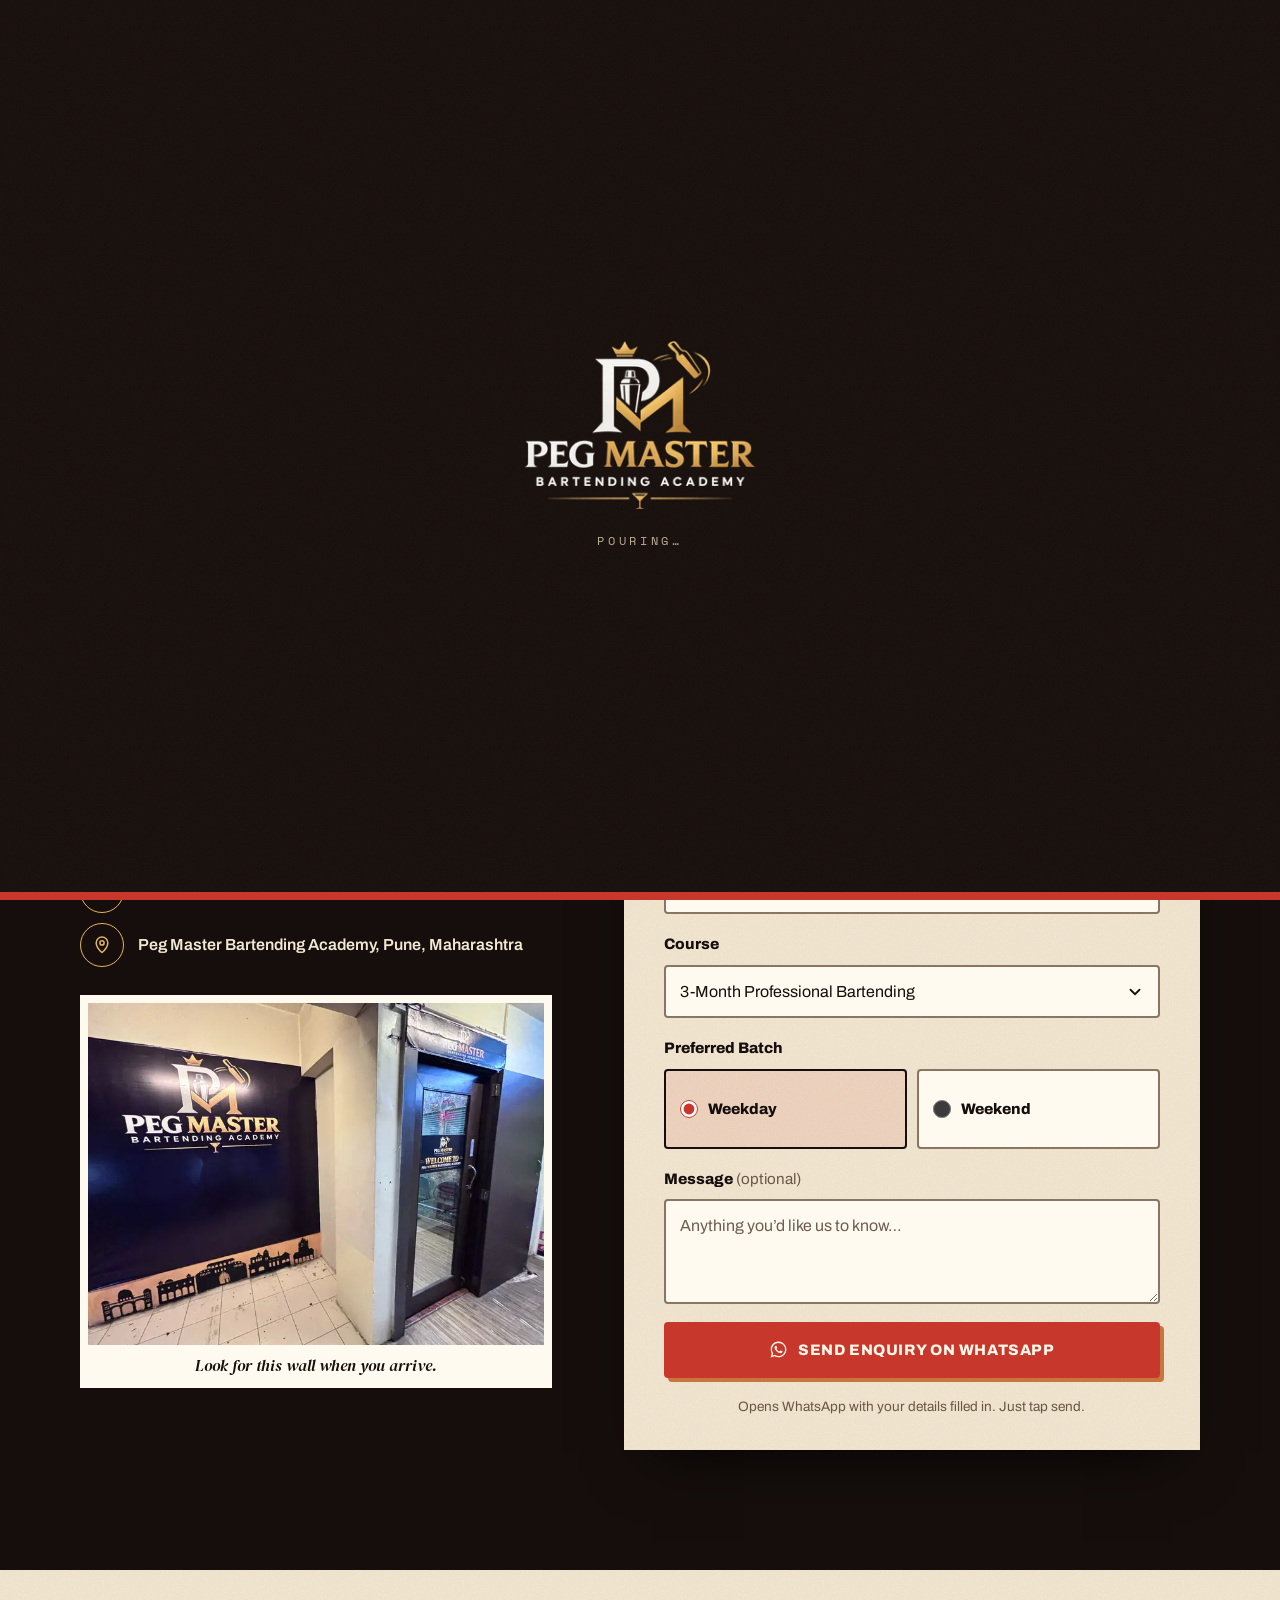
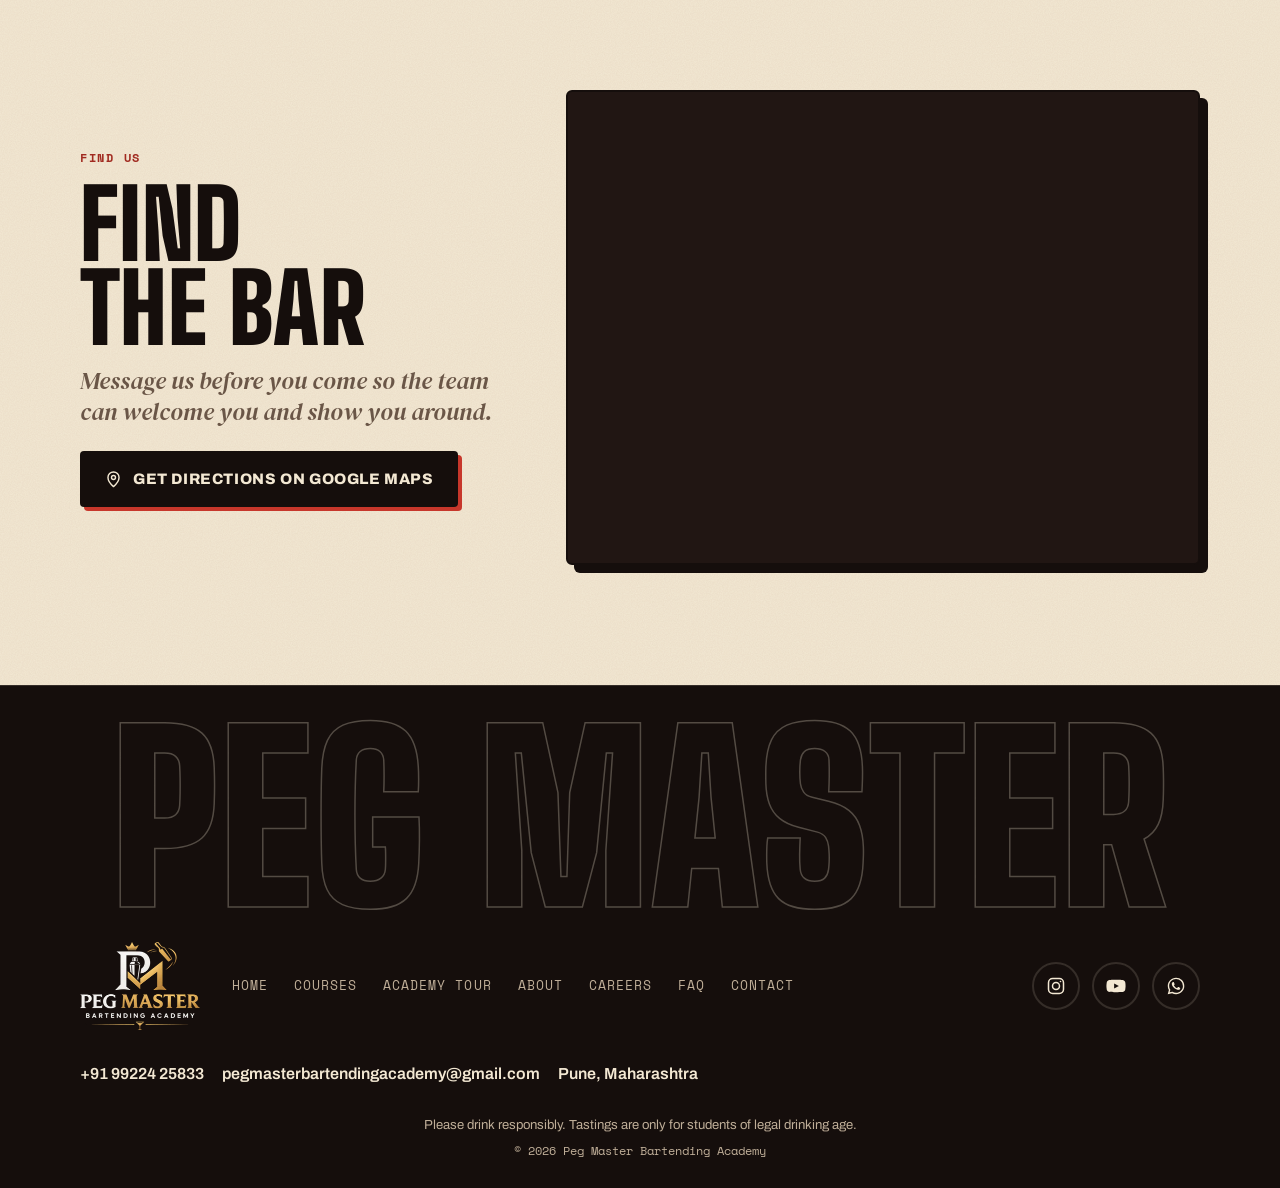
<file: contact.html>
<!doctype html>
<html lang="en-IN">
<head>
  <meta charset="utf-8">
  <meta name="viewport" content="width=device-width, initial-scale=1, viewport-fit=cover">
  <!-- Google Tag Manager -->
  <script>
    if (!/^(localhost|127\.0\.0\.1)$/.test(location.hostname)) {
      (function(w,d,s,l,i){w[l]=w[l]||[];w[l].push({'gtm.start':
      new Date().getTime(),event:'gtm.js'});var f=d.getElementsByTagName(s)[0],
      j=d.createElement(s),dl=l!='dataLayer'?'&l='+l:'';j.async=true;j.src=
      'https://www.googletagmanager.com/gtm.js?id='+i+dl;f.parentNode.insertBefore(j,f);
      })(window,document,'script','dataLayer','GTM-MRDVG5FH');
    }
  </script>
  <!-- End Google Tag Manager -->
  <title>Join a Bartending Course in Pune: Admissions | Peg Master Academy</title>
  <meta name="description" content="Book a seat at Peg Master Bartending Academy, Pune. Call or WhatsApp +91 99224 25833, email pegmasterbartendingacademy@gmail.com, or get directions on Google Maps.">
  <link rel="canonical" href="https://pegmasterbartendingacademy.in/contact">
  <link rel="alternate" hreflang="en-IN" href="https://pegmasterbartendingacademy.in/contact">
  <link rel="alternate" hreflang="x-default" href="https://pegmasterbartendingacademy.in/contact">
  <meta name="robots" content="index, follow, max-image-preview:large, max-snippet:-1, max-video-preview:-1">
  <meta name="author" content="Peg Master Bartending Academy">
  <meta name="theme-color" content="#150e0c">
  <meta name="color-scheme" content="dark">

  <!-- Local search -->
  <meta name="geo.region" content="IN-MH">
  <meta name="geo.placename" content="Pune, Maharashtra, India">
  <meta name="geo.position" content="18.5598848;73.9126785">
  <meta name="ICBM" content="18.5598848, 73.9126785">

  <meta property="og:type" content="website">
  <meta property="og:site_name" content="Peg Master Bartending Academy">
  <meta property="og:title" content="Join a Bartending Course in Pune: Admissions | Peg Master Academy">
  <meta property="og:description" content="Book a seat at Peg Master Bartending Academy, Pune. Call or WhatsApp +91 99224 25833, email pegmasterbartendingacademy@gmail.com, or get directions on Google Maps.">
  <meta property="og:url" content="https://pegmasterbartendingacademy.in/contact">
  <meta property="og:image" content="https://pegmasterbartendingacademy.in/assets/og-image.jpg">
  <meta property="og:image:alt" content="Peg Master Bartending Academy logo beside a bartender performing fire flair">
  <meta property="og:locale" content="en_IN">
  <meta name="twitter:card" content="summary_large_image">
  <meta name="twitter:title" content="Join a Bartending Course in Pune: Admissions | Peg Master Academy">
  <meta name="twitter:description" content="Book a seat at Peg Master Bartending Academy, Pune. Call or WhatsApp +91 99224 25833, email pegmasterbartendingacademy@gmail.com, or get directions on Google Maps.">
  <meta name="twitter:image" content="https://pegmasterbartendingacademy.in/assets/og-image.jpg">

  <link rel="icon" href="/assets/favicon.ico" sizes="any">
  <link rel="icon" href="/assets/icon-192.png" type="image/png">
  <link rel="apple-touch-icon" href="/assets/apple-touch-icon.png">
  <link rel="manifest" href="/site.webmanifest">
  <link rel="alternate" type="text/plain" href="/llms.txt" title="Summary for AI assistants">

  <link rel="preconnect" href="https://fonts.googleapis.com">
  <link rel="preconnect" href="https://fonts.gstatic.com" crossorigin>
  <link rel="stylesheet" href="https://fonts.googleapis.com/css2?family=Archivo:wght@400;600;800&family=Big+Shoulders+Display:wght@800;900&family=DM+Serif+Display:ital@1&family=Space+Mono:wght@400;700&display=swap">
  <link rel="stylesheet" href="/css/styles.css">
  <script>
    document.documentElement.classList.add("js");
    try { if (sessionStorage.getItem("pm-poured")) document.documentElement.classList.add("no-loader"); } catch (e) {}
  </script>

  <!-- Structured data (generated). Keep FAQ/course text in sync with the visible page. -->
  <script type="application/ld+json">
{
  "@context": "https://schema.org",
  "@graph": [
    {
      "@type": [
        "EducationalOrganization",
        "LocalBusiness"
      ],
      "@id": "https://pegmasterbartendingacademy.in/#organization",
      "name": "Peg Master Bartending Academy",
      "alternateName": [
        "Pegmaster",
        "Pegmaster Bartending Academy",
        "Peg Master Academy",
        "Peg Master Bartending and Mixology Academy"
      ],
      "url": "https://pegmasterbartendingacademy.in/",
      "logo": "https://pegmasterbartendingacademy.in/assets/logo.png",
      "image": [
        "https://pegmasterbartendingacademy.in/assets/og-image.jpg",
        "https://pegmasterbartendingacademy.in/assets/campus-reception-v2-1200.webp",
        "https://pegmasterbartendingacademy.in/assets/campus-practice-bar-v2-1200.webp"
      ],
      "description": "Bartending and mixology academy in Pune offering bartender training, mixology classes and flair hands-on at a real bar counter, founded by Peg Master Avdhut.",
      "slogan": "Pour. Flip. Fire.",
      "telephone": "+91-99224-25833",
      "email": "pegmasterbartendingacademy@gmail.com",
      "address": {
        "@type": "PostalAddress",
        "addressLocality": "Pune",
        "addressRegion": "Maharashtra",
        "addressCountry": "IN"
      },
      "areaServed": [
        {
          "@type": "City",
          "name": "Pune"
        },
        {
          "@type": "State",
          "name": "Maharashtra"
        }
      ],
      "contactPoint": {
        "@type": "ContactPoint",
        "contactType": "admissions",
        "telephone": "+91-99224-25833",
        "email": "pegmasterbartendingacademy@gmail.com",
        "url": "https://wa.me/919922425833"
      },
      "founder": {
        "@id": "https://pegmasterbartendingacademy.in/#founder"
      },
      "knowsAbout": [
        "Bartending",
        "Bartender training",
        "Mixology",
        "Molecular mixology",
        "Flair bartending",
        "Cocktails",
        "Spirits",
        "Bar operations",
        "Bar management",
        "Hospitality careers"
      ],
      "hasOfferCatalog": {
        "@type": "OfferCatalog",
        "name": "Bartending courses",
        "itemListElement": [
          {
            "@type": "Offer",
            "itemOffered": {
              "@id": "https://pegmasterbartendingacademy.in/courses#professional"
            }
          },
          {
            "@type": "Offer",
            "itemOffered": {
              "@id": "https://pegmasterbartendingacademy.in/courses#advanced"
            }
          }
        ]
      },
      "sameAs": [
        "https://www.instagram.com/pegmasterbartendingacademy/"
      ],
      "geo": {
        "@type": "GeoCoordinates",
        "latitude": 18.5598848,
        "longitude": 73.9126785
      },
      "hasMap": "https://maps.app.goo.gl/MyZ7cU93WrxZB9KKA",
      "priceRange": "₹25,000 – ₹45,000"
    },
    {
      "@type": "Person",
      "@id": "https://pegmasterbartendingacademy.in/#founder",
      "name": "Avdhut Mirkale",
      "alternateName": "Peg Master Avdhut",
      "jobTitle": "Founder and Bartending Mentor",
      "worksFor": {
        "@id": "https://pegmasterbartendingacademy.in/#organization"
      },
      "sameAs": [
        "https://www.instagram.com/peg_master_avdhut/",
        "https://www.youtube.com/@PegMasterAvdhut"
      ]
    },
    {
      "@type": "WebSite",
      "@id": "https://pegmasterbartendingacademy.in/#website",
      "url": "https://pegmasterbartendingacademy.in/",
      "name": "Peg Master Bartending Academy",
      "alternateName": [
        "Pegmaster",
        "Pegmaster Bartending Academy",
        "Peg Master Academy",
        "Peg Master Bartending and Mixology Academy"
      ],
      "inLanguage": "en-IN",
      "publisher": {
        "@id": "https://pegmasterbartendingacademy.in/#organization"
      }
    },
    {
      "@type": [
        "WebPage",
        "ContactPage"
      ],
      "@id": "https://pegmasterbartendingacademy.in/contact#webpage",
      "url": "https://pegmasterbartendingacademy.in/contact",
      "name": "Join a Bartending Course in Pune: Admissions | Peg Master Academy",
      "description": "Book a seat at Peg Master Bartending Academy, Pune. Call or WhatsApp +91 99224 25833, email pegmasterbartendingacademy@gmail.com, or get directions on Google Maps.",
      "isPartOf": {
        "@id": "https://pegmasterbartendingacademy.in/#website"
      },
      "about": {
        "@id": "https://pegmasterbartendingacademy.in/#organization"
      },
      "inLanguage": "en-IN",
      "primaryImageOfPage": "https://pegmasterbartendingacademy.in/assets/og-image.jpg",
      "breadcrumb": {
        "@id": "https://pegmasterbartendingacademy.in/contact#breadcrumb"
      }
    },
    {
      "@type": "BreadcrumbList",
      "@id": "https://pegmasterbartendingacademy.in/contact#breadcrumb",
      "itemListElement": [
        {
          "@type": "ListItem",
          "position": 1,
          "name": "Home",
          "item": "https://pegmasterbartendingacademy.in/"
        },
        {
          "@type": "ListItem",
          "position": 2,
          "name": "Contact",
          "item": "https://pegmasterbartendingacademy.in/contact"
        }
      ]
    }
  ]
}
  </script>
</head>
<body data-page="contact">
  <!-- Google Tag Manager (noscript) -->
  <noscript><iframe src="https://www.googletagmanager.com/ns.html?id=GTM-MRDVG5FH" height="0" width="0" style="display:none;visibility:hidden" title="Google Tag Manager"></iframe></noscript>
  <!-- End Google Tag Manager (noscript) -->
  <a class="skip-link" href="#main">Skip to content</a>

  <!-- ============ LOADER: the logo fills like a poured glass ============ -->
  <div class="loader" aria-hidden="true">
    <div class="loader-glass">
      <span class="loader-stream"></span>
      <img class="loader-logo loader-logo--ghost" src="/assets/logo-sm.webp" alt="" width="240" height="175">
      <img class="loader-logo loader-logo--fill" src="/assets/logo-sm.webp" alt="" width="240" height="175">
    </div>
    <p class="loader-text">Pouring…</p>
  </div>

  <svg width="0" height="0" style="position:absolute" aria-hidden="true">
    <symbol id="i-whatsapp" viewBox="0 0 24 24"><path fill="currentColor" d="M12.04 2C6.58 2 2.13 6.45 2.13 11.91c0 1.75.46 3.45 1.32 4.95L2.05 22l5.25-1.38a9.9 9.9 0 0 0 4.74 1.21h.01c5.46 0 9.91-4.45 9.91-9.91 0-2.65-1.03-5.14-2.9-7.01A9.82 9.82 0 0 0 12.04 2Zm0 18.15h-.01a8.23 8.23 0 0 1-4.19-1.15l-.3-.18-3.12.82.83-3.04-.2-.31a8.2 8.2 0 0 1-1.26-4.38c0-4.54 3.7-8.24 8.25-8.24a8.2 8.2 0 0 1 5.83 2.42 8.18 8.18 0 0 1 2.41 5.83c0 4.54-3.7 8.23-8.24 8.23Zm4.52-6.16c-.25-.12-1.47-.72-1.69-.81-.23-.08-.39-.12-.56.13-.16.25-.64.81-.79.97-.14.17-.29.19-.54.06-.25-.12-1.05-.39-1.99-1.23-.74-.66-1.23-1.47-1.38-1.72-.14-.25-.01-.38.11-.51.11-.11.25-.29.37-.43.13-.15.17-.25.25-.42.08-.16.04-.31-.02-.43-.06-.13-.56-1.34-.76-1.84-.2-.48-.41-.42-.56-.43h-.48a.92.92 0 0 0-.67.31c-.23.25-.87.85-.87 2.07 0 1.22.89 2.4 1.01 2.56.12.17 1.75 2.67 4.24 3.74.59.26 1.05.41 1.41.52.6.19 1.13.16 1.56.1.48-.07 1.47-.6 1.67-1.18.21-.58.21-1.07.15-1.18-.06-.1-.23-.16-.48-.29Z"/></symbol>
    <symbol id="i-phone" viewBox="0 0 24 24"><path fill="none" stroke="currentColor" stroke-width="1.8" stroke-linecap="round" stroke-linejoin="round" d="M22 16.9v3a2 2 0 0 1-2.2 2 19.8 19.8 0 0 1-8.6-3.1 19.5 19.5 0 0 1-6-6A19.8 19.8 0 0 1 2.1 4.2 2 2 0 0 1 4.1 2h3a2 2 0 0 1 2 1.7c.1 1 .4 1.9.7 2.8a2 2 0 0 1-.4 2.1L8.1 9.9a16 16 0 0 0 6 6l1.3-1.3a2 2 0 0 1 2.1-.4c.9.3 1.8.6 2.8.7a2 2 0 0 1 1.7 2Z"/></symbol>
    <symbol id="i-instagram" viewBox="0 0 24 24"><g fill="none" stroke="currentColor" stroke-width="1.8"><rect x="3" y="3" width="18" height="18" rx="5"/><circle cx="12" cy="12" r="4.2"/><circle cx="17.4" cy="6.6" r="1" fill="currentColor" stroke="none"/></g></symbol>
    <symbol id="i-youtube" viewBox="0 0 24 24"><path fill="currentColor" d="M23 7.2a3 3 0 0 0-2.1-2.1C19 4.6 12 4.6 12 4.6s-7 0-8.9.5A3 3 0 0 0 1 7.2 31 31 0 0 0 .5 12a31 31 0 0 0 .5 4.8 3 3 0 0 0 2.1 2.1c1.9.5 8.9.5 8.9.5s7 0 8.9-.5a3 3 0 0 0 2.1-2.1c.4-1.6.5-4.8.5-4.8s0-3.2-.5-4.8ZM9.75 15.02V8.98L15.5 12l-5.75 3.02Z"/></symbol>
    <symbol id="i-menu" viewBox="0 0 24 24"><path fill="none" stroke="currentColor" stroke-width="2" stroke-linecap="round" d="M4 8h16M4 16h11"/></symbol>
    <symbol id="i-close" viewBox="0 0 24 24"><path fill="none" stroke="currentColor" stroke-width="2" stroke-linecap="round" d="M6 6l12 12M18 6 6 18"/></symbol>
    <symbol id="i-pin" viewBox="0 0 24 24"><g fill="none" stroke="currentColor" stroke-width="1.8" stroke-linecap="round" stroke-linejoin="round"><path d="M12 21s-7-6.1-7-11.5a7 7 0 0 1 14 0C19 14.9 12 21 12 21Z"/><circle cx="12" cy="9.5" r="2.5"/></g></symbol>
    <symbol id="i-mail" viewBox="0 0 24 24"><g fill="none" stroke="currentColor" stroke-width="1.8" stroke-linecap="round" stroke-linejoin="round"><rect x="3" y="5" width="18" height="14" rx="2"/><path d="m3.5 6.5 8.5 6.5 8.5-6.5"/></g></symbol>
    <symbol id="i-play" viewBox="0 0 24 24"><path fill="currentColor" d="M8 5.5v13l10.5-6.5L8 5.5Z"/></symbol>
    <symbol id="i-pause" viewBox="0 0 24 24"><path fill="currentColor" d="M7 5h3.5v14H7zM13.5 5H17v14h-3.5z"/></symbol>
    <symbol id="i-arrow" viewBox="0 0 24 24"><path fill="none" stroke="currentColor" stroke-width="2" stroke-linecap="round" stroke-linejoin="round" d="M5 12h14m-6-6 6 6-6 6"/></symbol>
    <symbol id="i-star" viewBox="0 0 24 24"><path fill="currentColor" d="M12 1.5 14 10l8.5 2-8.5 2-2 8.5-2-8.5-8.5-2L10 10z"/></symbol>
  </svg>

  <!-- ============ HEADER ============ -->
  <header class="site-header">
    <div class="container header-inner">
      <a class="brand" href="/" aria-label="Peg Master Bartending Academy, home">
        <img src="/assets/logo-sm.webp" alt="" width="240" height="175">
      </a>

      <nav class="nav" id="site-nav" aria-label="Main">
        <ul>
          <li><a href="/">Home</a></li>
          <li><a href="/courses">Courses</a></li>
          <li><a href="/tour">Academy Tour</a></li>
          <li><a href="/about">About</a></li>
          <li><a href="/careers">Careers</a></li>
          <li><a href="/faq">FAQ</a></li>
          <li><a href="/contact" aria-current="page">Contact</a></li>
        </ul>
        <div class="nav-social">
          <a href="https://www.instagram.com/pegmasterbartendingacademy/" target="_blank" rel="noopener" aria-label="Instagram"><svg class="icon" aria-hidden="true"><use href="#i-instagram"/></svg></a>
          <a href="https://www.youtube.com/@PegMasterAvdhut" target="_blank" rel="noopener" aria-label="YouTube"><svg class="icon" aria-hidden="true"><use href="#i-youtube"/></svg></a>
        </div>
      </nav>

      <a class="btn btn-red btn-sm header-cta" href="/contact">Book a Seat</a>
      <button class="nav-toggle" type="button" aria-controls="site-nav" aria-expanded="false" aria-label="Open menu">
        <svg class="icon icon-open" aria-hidden="true"><use href="#i-menu"/></svg>
        <svg class="icon icon-close" aria-hidden="true"><use href="#i-close"/></svg>
      </button>
    </div>
  </header>

  <main id="main">
    <section class="page-hero" aria-labelledby="page-title">
      <div class="container page-hero-grid">
        <div class="page-hero-copy">
          <nav class="crumbs" aria-label="Breadcrumb">
            <ol><li><a href="/">Home</a></li><li><span aria-current="page">Contact</span></li></ol>
          </nav>
          <h1 id="page-title"><span class="kicker h1-kicker">Bartending Course Admissions · Pune<span class="sr-only">:</span></span> Book Your <span class="accent">Seat</span></h1>
          <p class="page-lead">Fill in the slip and we’ll reply on WhatsApp with fees and the next batch dates.</p>
        </div>
      </div>
    </section>

    <section class="section ink" id="contact" aria-label="Contact details and enquiry form">
      <div class="container contact-layout">
        <div class="contact-info">
          <h2 class="contact-title reveal">Talk to Us</h2>
          <ul class="contact-list reveal">
            <li><svg class="icon" aria-hidden="true"><use href="#i-phone"/></svg><a href="tel:+919922425833">+91 99224 25833</a></li>
            <li><svg class="icon" aria-hidden="true"><use href="#i-whatsapp"/></svg><a href="https://wa.me/919922425833" target="_blank" rel="noopener">Chat on WhatsApp</a></li>
            <li><svg class="icon" aria-hidden="true"><use href="#i-mail"/></svg><a href="mailto:pegmasterbartendingacademy@gmail.com">pegmasterbartendingacademy@gmail.com</a></li>
            <li><svg class="icon" aria-hidden="true"><use href="#i-instagram"/></svg><a href="https://www.instagram.com/pegmasterbartendingacademy/" target="_blank" rel="noopener">@pegmasterbartendingacademy</a></li>
            <li><svg class="icon" aria-hidden="true"><use href="#i-pin"/></svg><a href="https://maps.app.goo.gl/MyZ7cU93WrxZB9KKA" target="_blank" rel="noopener">Peg Master Bartending Academy, Pune, Maharashtra</a></li>
          </ul>
          <figure class="contact-photo reveal"><img src="/assets/campus-entrance-1200.webp" srcset="/assets/campus-entrance-720.webp 720w, /assets/campus-entrance-1200.webp 1200w" sizes="(min-width: 960px) 40vw, 100vw" alt="The academy entrance you’ll see when you arrive: gold Peg Master logo wall beside the glass door" width="1200" height="900" loading="lazy" decoding="async"><figcaption>Look for this wall when you arrive.</figcaption></figure>
        </div>

        <form class="slip reveal" id="enquiry-form" novalidate>
          <p class="slip-head" aria-hidden="true"><span>Enquiry Slip</span><span>Peg Master</span></p>
          <div class="field">
            <label for="f-name">Full Name</label>
            <input id="f-name" name="name" type="text" autocomplete="name" placeholder="e.g. Rahul Patil…" required>
            <p class="field-error" id="f-name-error" aria-live="polite"></p>
          </div>
          <div class="field">
            <label for="f-phone">Mobile Number</label>
            <input id="f-phone" name="phone" type="tel" inputmode="tel" autocomplete="tel" placeholder="e.g. 98765 43210…" required>
            <p class="field-error" id="f-phone-error" aria-live="polite"></p>
          </div>
          <div class="field">
            <label for="f-course">Course</label>
            <select id="f-course" name="course">
              <option value="3-Month Professional Bartending" data-key="professional">3-Month Professional Bartending</option>
              <option value="6-Month Advanced Mixology" data-key="advanced">6-Month Advanced Mixology</option>
              <option value="Not sure yet">Not sure yet</option>
            </select>
          </div>
          <fieldset class="field">
            <legend>Preferred Batch</legend>
            <div class="radio-row">
              <label class="radio"><input type="radio" name="batch" value="Weekday" checked> Weekday</label>
              <label class="radio"><input type="radio" name="batch" value="Weekend"> Weekend</label>
            </div>
          </fieldset>
          <div class="field">
            <label for="f-msg">Message <span class="optional">(optional)</span></label>
            <textarea id="f-msg" name="message" rows="3" autocomplete="off" placeholder="Anything you’d like us to know…"></textarea>
          </div>
          <button class="btn btn-red btn-block" type="submit"><svg class="icon" aria-hidden="true"><use href="#i-whatsapp"/></svg> Send Enquiry on WhatsApp</button>
          <p class="form-hint">Opens WhatsApp with your details filled in. Just tap send.</p>
        </form>
      </div>
    </section>

    <!-- ============ MAP ============ -->
    <section class="section paper" id="visit" aria-labelledby="visit-title">
      <div class="container visit-layout">
        <header class="sec-head sec-head--left reveal">
          <p class="kicker">Find Us</p>
          <h2 id="visit-title">Find the Bar</h2>
          <p class="sec-lead">Message us before you come so the team can welcome you and show you around.</p>
          <a class="btn btn-ink" href="https://maps.app.goo.gl/MyZ7cU93WrxZB9KKA" target="_blank" rel="noopener"><svg class="icon" aria-hidden="true"><use href="#i-pin"/></svg> Get Directions on Google Maps</a>
        </header>
        <div class="map-frame reveal">
          <iframe src="https://www.google.com/maps?q=18.5598848,73.9126785&amp;z=16&amp;output=embed" title="Map showing Peg Master Bartending Academy in Pune" loading="lazy" referrerpolicy="no-referrer-when-downgrade" allowfullscreen></iframe>
        </div>
      </div>
    </section>
  </main>

  <!-- ============ FOOTER ============ -->
  <footer class="site-footer">
    <div class="container">
      <p class="wordmark" aria-hidden="true" translate="no">Peg Master</p>
      <div class="footer-inner">
        <a href="/" aria-label="Peg Master Bartending Academy, home"><img src="/assets/logo-sm.webp" alt="" width="240" height="175" loading="lazy" class="footer-logo"></a>
        <nav aria-label="Footer">
          <ul class="footer-links">
            <li><a href="/">Home</a></li>
            <li><a href="/courses">Courses</a></li>
            <li><a href="/tour">Academy Tour</a></li>
            <li><a href="/about">About</a></li>
            <li><a href="/careers">Careers</a></li>
            <li><a href="/faq">FAQ</a></li>
            <li><a href="/contact">Contact</a></li>
          </ul>
        </nav>
        <div class="footer-social">
          <a href="https://www.instagram.com/pegmasterbartendingacademy/" target="_blank" rel="noopener" aria-label="Instagram"><svg class="icon" aria-hidden="true"><use href="#i-instagram"/></svg></a>
          <a href="https://www.youtube.com/@PegMasterAvdhut" target="_blank" rel="noopener" aria-label="YouTube"><svg class="icon" aria-hidden="true"><use href="#i-youtube"/></svg></a>
          <a href="https://wa.me/919922425833" target="_blank" rel="noopener" aria-label="WhatsApp"><svg class="icon" aria-hidden="true"><use href="#i-whatsapp"/></svg></a>
        </div>
      </div>
      <address class="footer-contact">
        <a href="tel:+919922425833">+91 99224 25833</a>
        <a href="mailto:pegmasterbartendingacademy@gmail.com">pegmasterbartendingacademy@gmail.com</a>
        <a href="https://maps.app.goo.gl/MyZ7cU93WrxZB9KKA" target="_blank" rel="noopener">Pune, Maharashtra</a>
      </address>
      <p class="footer-note">Please drink responsibly. Tastings are only for students of legal drinking age.</p>
      <p class="copyright">© <span id="year">2026</span> <span translate="no">Peg Master</span> Bartending Academy</p>
    </div>
  </footer>

  <!-- ============ MOBILE ACTION BAR ============ -->
  <div class="action-bar" role="region" aria-label="Quick contact">
    <a class="action-call" href="tel:+919922425833"><svg class="icon" aria-hidden="true"><use href="#i-phone"/></svg> Call</a>
    <a class="action-wa" href="https://wa.me/919922425833?text=Hi%20Peg%20Master%2C%20I%27d%20like%20to%20know%20about%20your%20bartending%20courses." target="_blank" rel="noopener"><svg class="icon" aria-hidden="true"><use href="#i-whatsapp"/></svg> WhatsApp Us</a>
  </div>

  <script src="/js/analytics.js" defer></script>
  <script src="/js/main.js" defer></script>
</body>
</html>
</file>
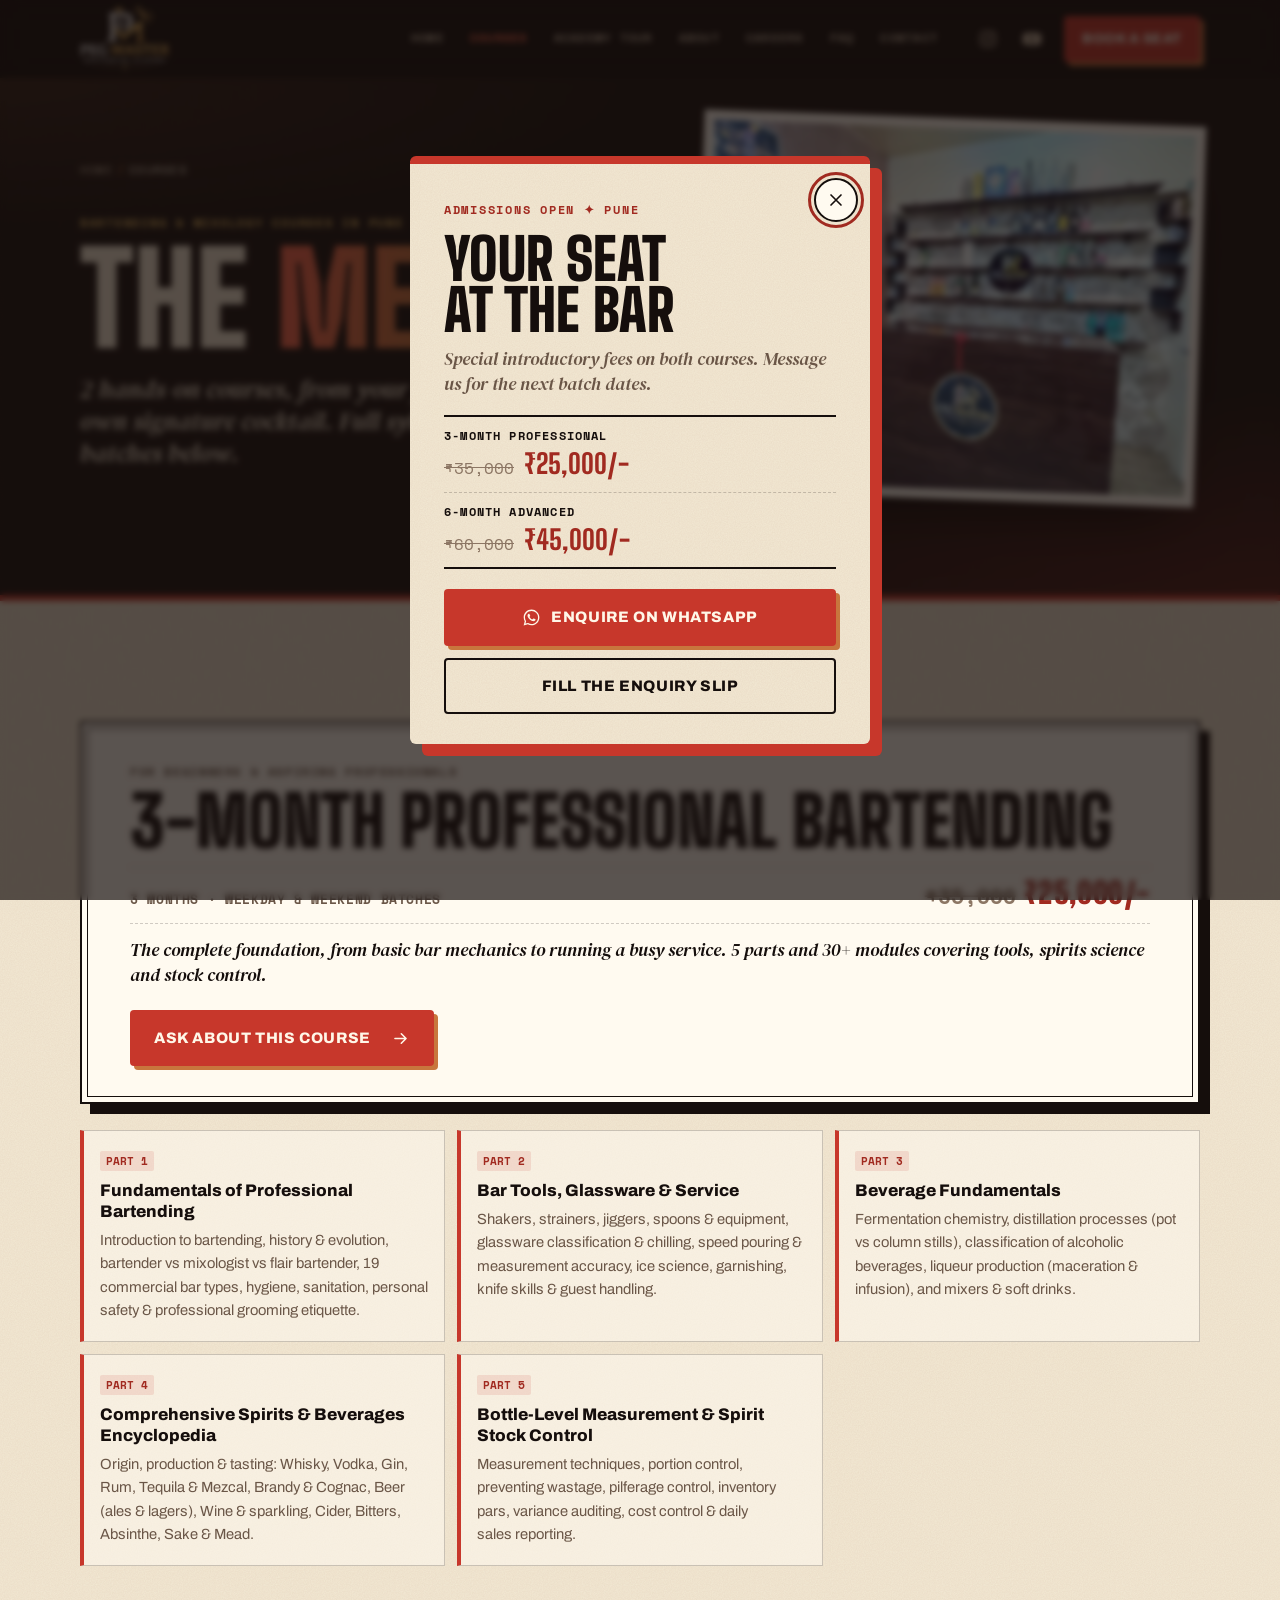
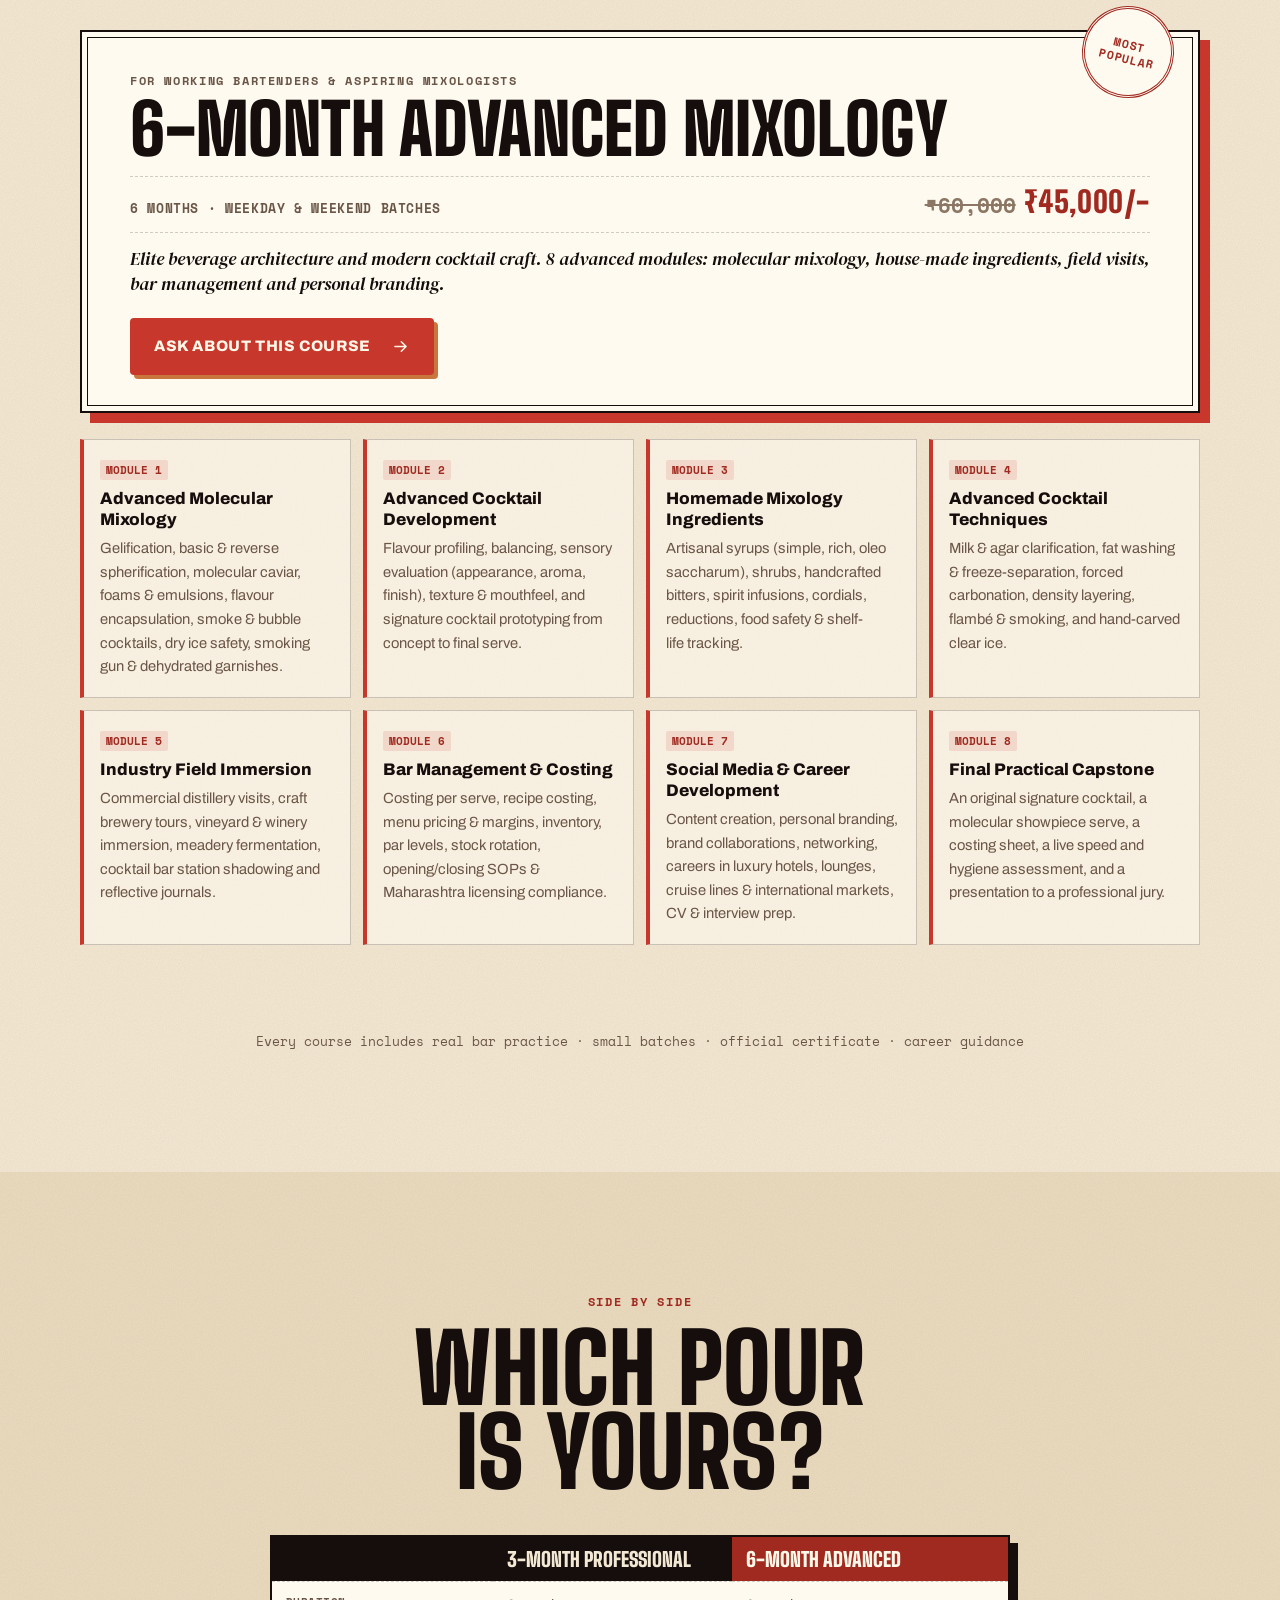
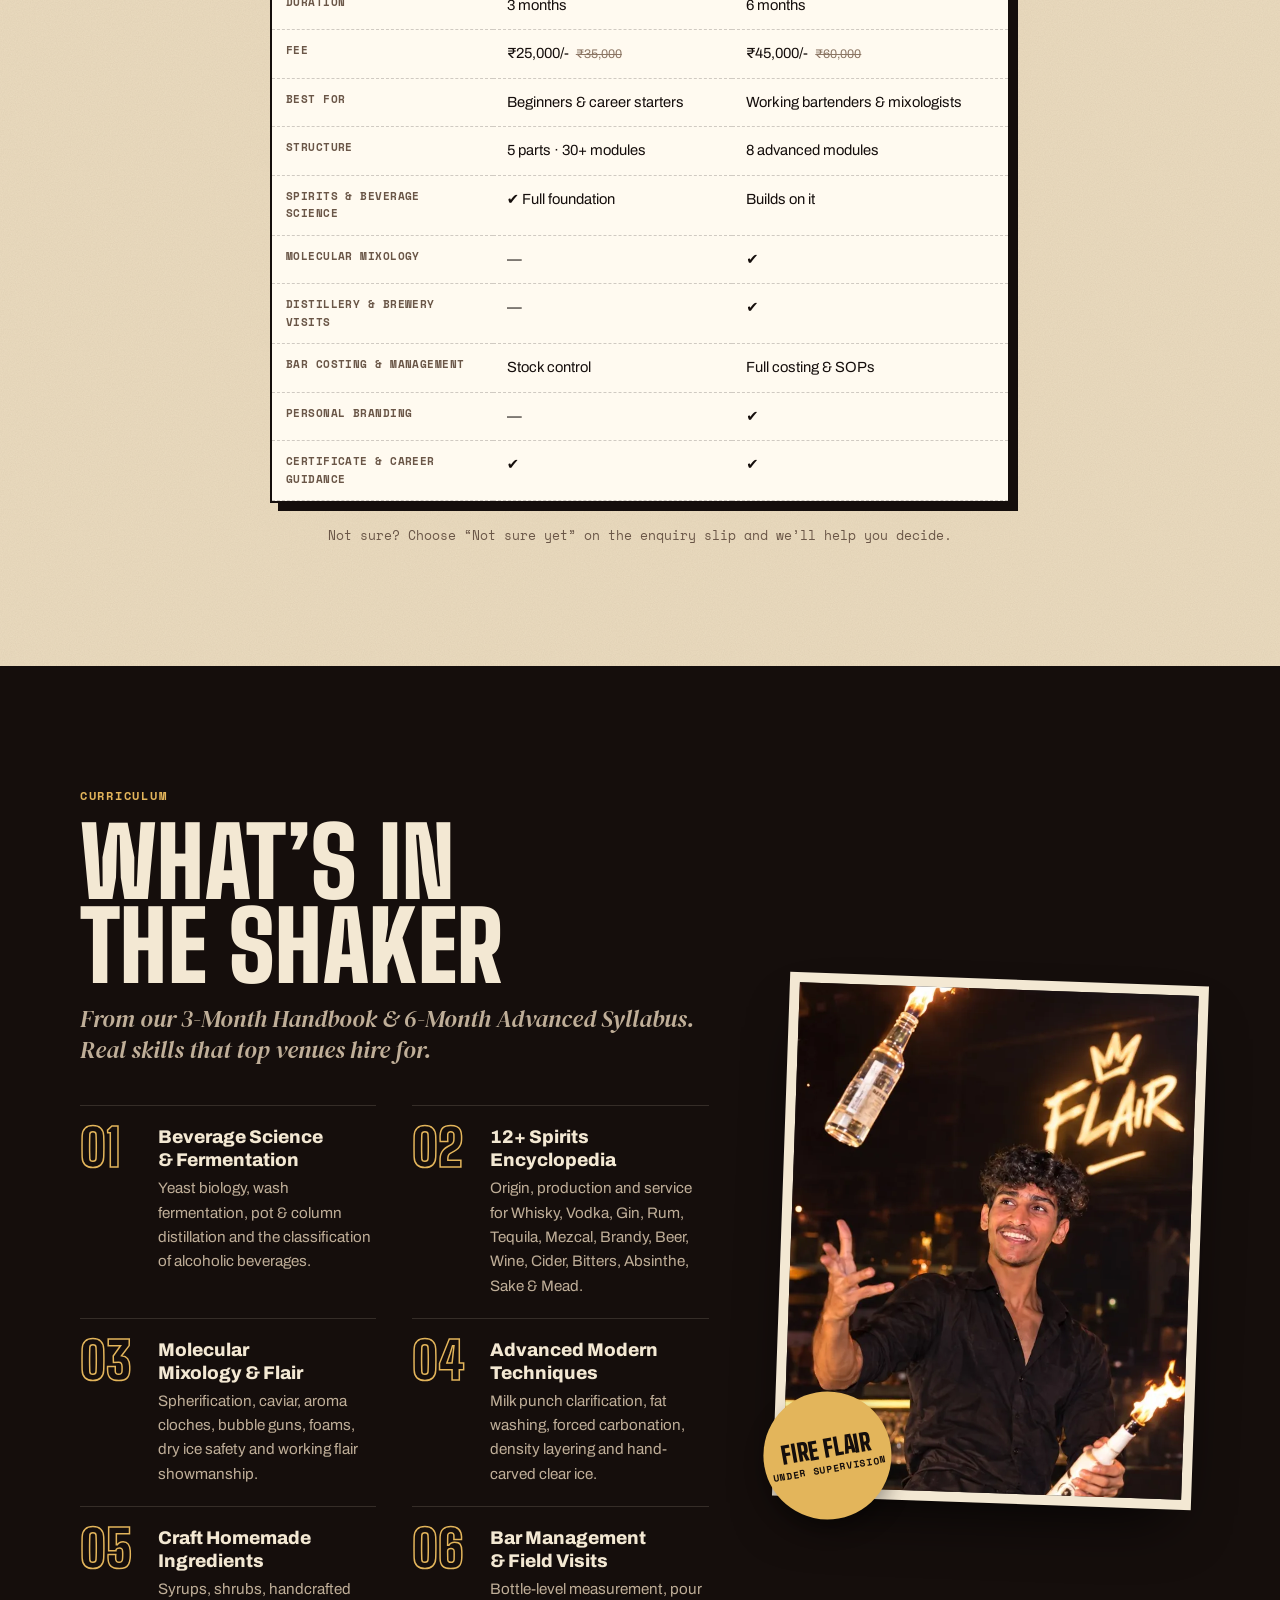
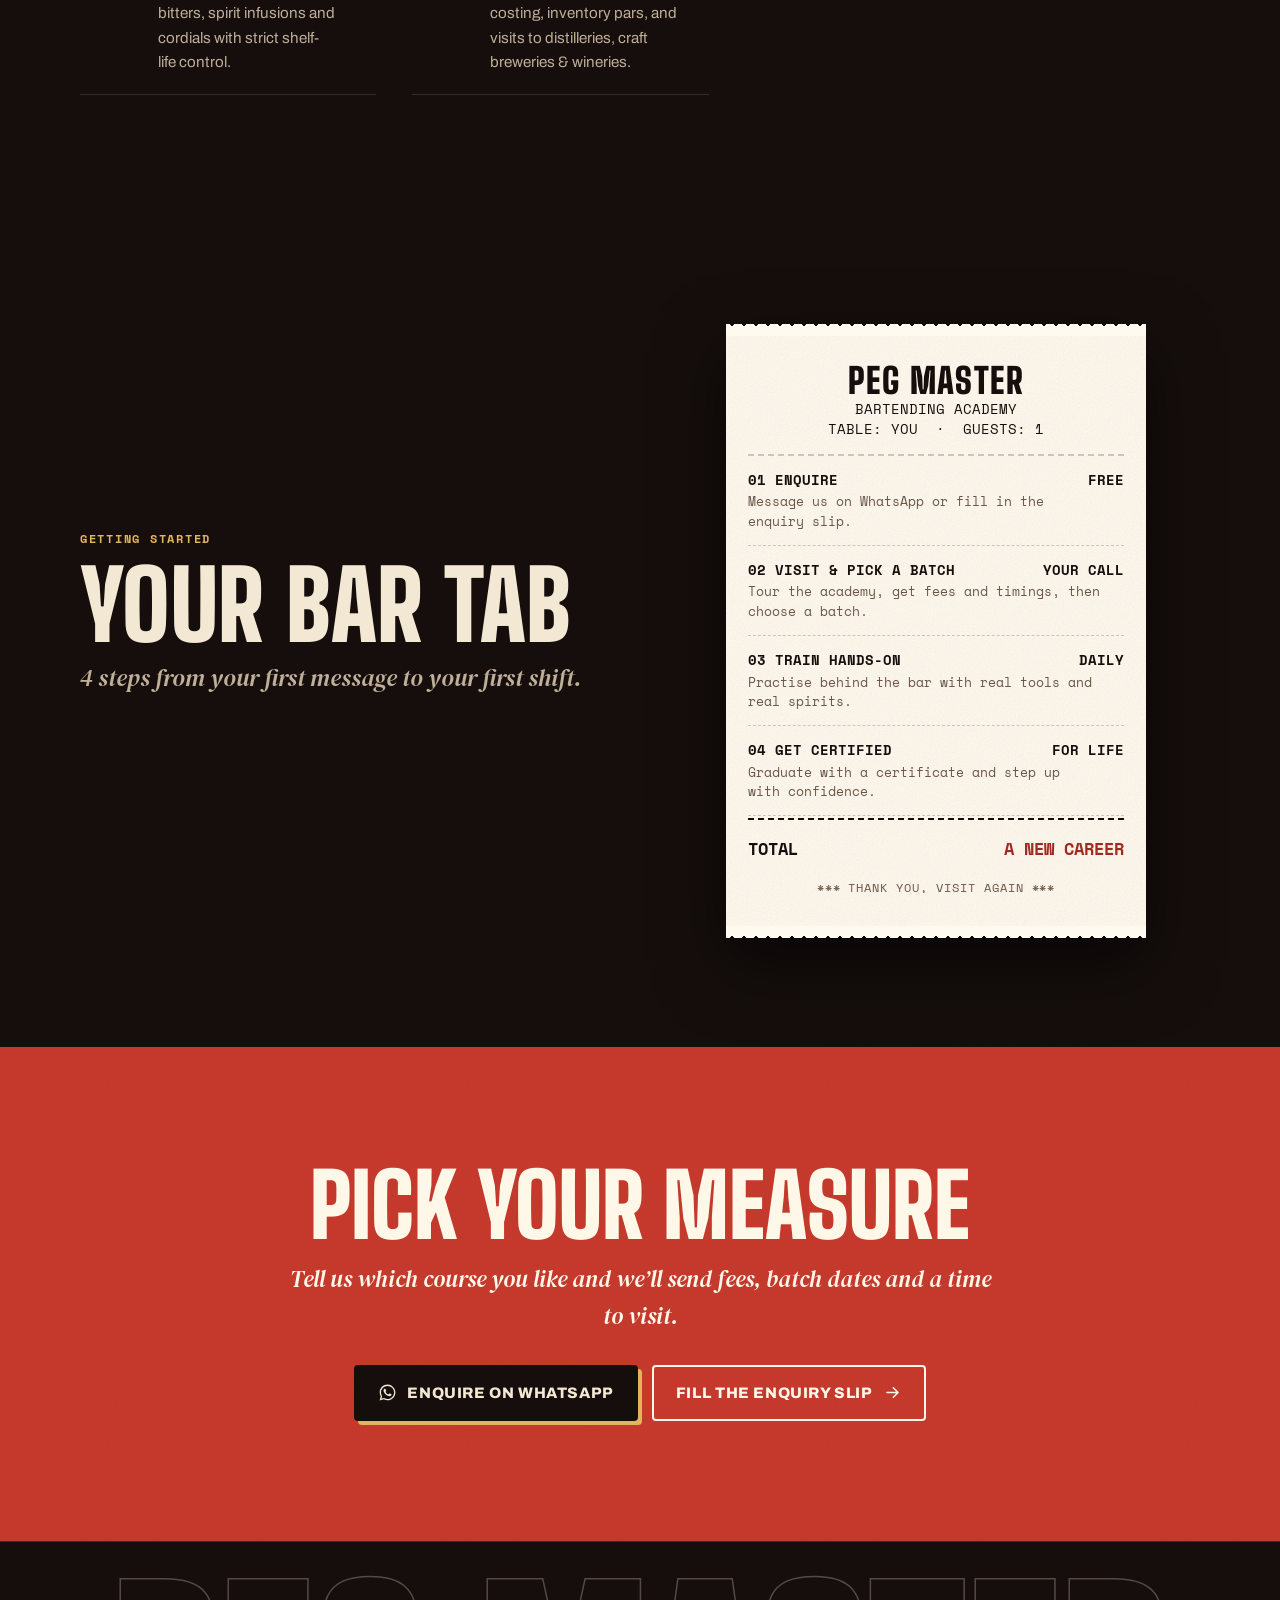
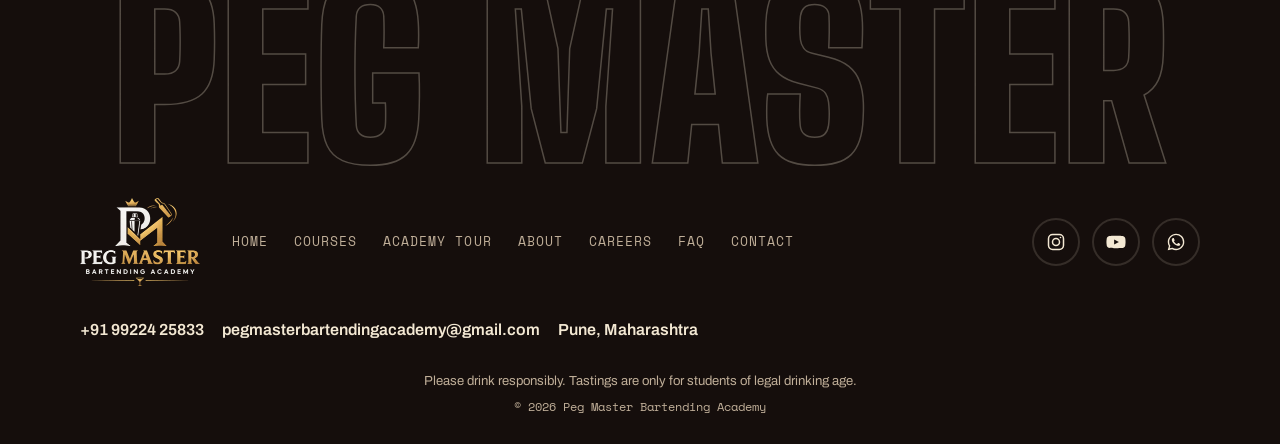
<file: courses.html>
<!doctype html>
<html lang="en-IN">
<head>
  <meta charset="utf-8">
  <meta name="viewport" content="width=device-width, initial-scale=1, viewport-fit=cover">
  <!-- Google Tag Manager -->
  <script>
    if (!/^(localhost|127\.0\.0\.1)$/.test(location.hostname)) {
      (function(w,d,s,l,i){w[l]=w[l]||[];w[l].push({'gtm.start':
      new Date().getTime(),event:'gtm.js'});var f=d.getElementsByTagName(s)[0],
      j=d.createElement(s),dl=l!='dataLayer'?'&l='+l:'';j.async=true;j.src=
      'https://www.googletagmanager.com/gtm.js?id='+i+dl;f.parentNode.insertBefore(j,f);
      })(window,document,'script','dataLayer','GTM-MRDVG5FH');
    }
  </script>
  <!-- End Google Tag Manager -->
  <title>Bartending &amp; Mixology Courses in Pune: Fees &amp; Syllabus | Peg Master</title>
  <meta name="description" content="3-Month Professional Bartending (₹25,000) and 6-Month Advanced Mixology (₹45,000) courses in Pune. Full syllabus, fees, batches and certificate details.">
  <link rel="canonical" href="https://pegmasterbartendingacademy.in/courses">
  <link rel="alternate" hreflang="en-IN" href="https://pegmasterbartendingacademy.in/courses">
  <link rel="alternate" hreflang="x-default" href="https://pegmasterbartendingacademy.in/courses">
  <meta name="robots" content="index, follow, max-image-preview:large, max-snippet:-1, max-video-preview:-1">
  <meta name="author" content="Peg Master Bartending Academy">
  <meta name="theme-color" content="#150e0c">
  <meta name="color-scheme" content="dark">

  <!-- Local search -->
  <meta name="geo.region" content="IN-MH">
  <meta name="geo.placename" content="Pune, Maharashtra, India">
  <meta name="geo.position" content="18.5598848;73.9126785">
  <meta name="ICBM" content="18.5598848, 73.9126785">

  <meta property="og:type" content="website">
  <meta property="og:site_name" content="Peg Master Bartending Academy">
  <meta property="og:title" content="Bartending &amp; Mixology Courses in Pune: Fees &amp; Syllabus | Peg Master">
  <meta property="og:description" content="3-Month Professional Bartending (₹25,000) and 6-Month Advanced Mixology (₹45,000) courses in Pune. Full syllabus, fees, batches and certificate details.">
  <meta property="og:url" content="https://pegmasterbartendingacademy.in/courses">
  <meta property="og:image" content="https://pegmasterbartendingacademy.in/assets/campus-practice-bar-v2-1200.webp">
  <meta property="og:image:alt" content="Practice bar: wooden bar counter in front of shelves stocked with spirit bottles and the Peg Master logo">
  <meta property="og:locale" content="en_IN">
  <meta name="twitter:card" content="summary_large_image">
  <meta name="twitter:title" content="Bartending &amp; Mixology Courses in Pune: Fees &amp; Syllabus | Peg Master">
  <meta name="twitter:description" content="3-Month Professional Bartending (₹25,000) and 6-Month Advanced Mixology (₹45,000) courses in Pune. Full syllabus, fees, batches and certificate details.">
  <meta name="twitter:image" content="https://pegmasterbartendingacademy.in/assets/campus-practice-bar-v2-1200.webp">

  <link rel="icon" href="/assets/favicon.ico" sizes="any">
  <link rel="icon" href="/assets/icon-192.png" type="image/png">
  <link rel="apple-touch-icon" href="/assets/apple-touch-icon.png">
  <link rel="manifest" href="/site.webmanifest">
  <link rel="alternate" type="text/plain" href="/llms.txt" title="Summary for AI assistants">

  <link rel="preconnect" href="https://fonts.googleapis.com">
  <link rel="preconnect" href="https://fonts.gstatic.com" crossorigin>
  <link rel="stylesheet" href="https://fonts.googleapis.com/css2?family=Archivo:wght@400;600;800&family=Big+Shoulders+Display:wght@800;900&family=DM+Serif+Display:ital@1&family=Space+Mono:wght@400;700&display=swap">
  <link rel="preload" as="image" href="/assets/campus-practice-bar-v2-1200.webp" imagesrcset="/assets/campus-practice-bar-v2-720.webp 720w, /assets/campus-practice-bar-v2-1200.webp 1200w" imagesizes="(min-width: 960px) 40vw, 100vw" fetchpriority="high">
  <link rel="stylesheet" href="/css/styles.css">
  <script>
    document.documentElement.classList.add("js");
    try { if (sessionStorage.getItem("pm-poured")) document.documentElement.classList.add("no-loader"); } catch (e) {}
  </script>

  <!-- Structured data (generated). Keep FAQ/course text in sync with the visible page. -->
  <script type="application/ld+json">
{
  "@context": "https://schema.org",
  "@graph": [
    {
      "@type": [
        "EducationalOrganization",
        "LocalBusiness"
      ],
      "@id": "https://pegmasterbartendingacademy.in/#organization",
      "name": "Peg Master Bartending Academy",
      "alternateName": [
        "Pegmaster",
        "Pegmaster Bartending Academy",
        "Peg Master Academy",
        "Peg Master Bartending and Mixology Academy"
      ],
      "url": "https://pegmasterbartendingacademy.in/",
      "logo": "https://pegmasterbartendingacademy.in/assets/logo.png",
      "image": [
        "https://pegmasterbartendingacademy.in/assets/og-image.jpg",
        "https://pegmasterbartendingacademy.in/assets/campus-reception-v2-1200.webp",
        "https://pegmasterbartendingacademy.in/assets/campus-practice-bar-v2-1200.webp"
      ],
      "description": "Bartending and mixology academy in Pune offering bartender training, mixology classes and flair hands-on at a real bar counter, founded by Peg Master Avdhut.",
      "slogan": "Pour. Flip. Fire.",
      "telephone": "+91-99224-25833",
      "email": "pegmasterbartendingacademy@gmail.com",
      "address": {
        "@type": "PostalAddress",
        "addressLocality": "Pune",
        "addressRegion": "Maharashtra",
        "addressCountry": "IN"
      },
      "areaServed": [
        {
          "@type": "City",
          "name": "Pune"
        },
        {
          "@type": "State",
          "name": "Maharashtra"
        }
      ],
      "contactPoint": {
        "@type": "ContactPoint",
        "contactType": "admissions",
        "telephone": "+91-99224-25833",
        "email": "pegmasterbartendingacademy@gmail.com",
        "url": "https://wa.me/919922425833"
      },
      "founder": {
        "@id": "https://pegmasterbartendingacademy.in/#founder"
      },
      "knowsAbout": [
        "Bartending",
        "Bartender training",
        "Mixology",
        "Molecular mixology",
        "Flair bartending",
        "Cocktails",
        "Spirits",
        "Bar operations",
        "Bar management",
        "Hospitality careers"
      ],
      "hasOfferCatalog": {
        "@type": "OfferCatalog",
        "name": "Bartending courses",
        "itemListElement": [
          {
            "@type": "Offer",
            "itemOffered": {
              "@id": "https://pegmasterbartendingacademy.in/courses#professional"
            }
          },
          {
            "@type": "Offer",
            "itemOffered": {
              "@id": "https://pegmasterbartendingacademy.in/courses#advanced"
            }
          }
        ]
      },
      "sameAs": [
        "https://www.instagram.com/pegmasterbartendingacademy/"
      ],
      "geo": {
        "@type": "GeoCoordinates",
        "latitude": 18.5598848,
        "longitude": 73.9126785
      },
      "hasMap": "https://maps.app.goo.gl/MyZ7cU93WrxZB9KKA",
      "priceRange": "₹25,000 – ₹45,000"
    },
    {
      "@type": "Person",
      "@id": "https://pegmasterbartendingacademy.in/#founder",
      "name": "Avdhut Mirkale",
      "alternateName": "Peg Master Avdhut",
      "jobTitle": "Founder and Bartending Mentor",
      "worksFor": {
        "@id": "https://pegmasterbartendingacademy.in/#organization"
      },
      "sameAs": [
        "https://www.instagram.com/peg_master_avdhut/",
        "https://www.youtube.com/@PegMasterAvdhut"
      ]
    },
    {
      "@type": "WebSite",
      "@id": "https://pegmasterbartendingacademy.in/#website",
      "url": "https://pegmasterbartendingacademy.in/",
      "name": "Peg Master Bartending Academy",
      "alternateName": [
        "Pegmaster",
        "Pegmaster Bartending Academy",
        "Peg Master Academy",
        "Peg Master Bartending and Mixology Academy"
      ],
      "inLanguage": "en-IN",
      "publisher": {
        "@id": "https://pegmasterbartendingacademy.in/#organization"
      }
    },
    {
      "@type": "WebPage",
      "@id": "https://pegmasterbartendingacademy.in/courses#webpage",
      "url": "https://pegmasterbartendingacademy.in/courses",
      "name": "Bartending & Mixology Courses in Pune: Fees & Syllabus | Peg Master",
      "description": "3-Month Professional Bartending (₹25,000) and 6-Month Advanced Mixology (₹45,000) courses in Pune. Full syllabus, fees, batches and certificate details.",
      "isPartOf": {
        "@id": "https://pegmasterbartendingacademy.in/#website"
      },
      "about": {
        "@id": "https://pegmasterbartendingacademy.in/#organization"
      },
      "inLanguage": "en-IN",
      "primaryImageOfPage": "https://pegmasterbartendingacademy.in/assets/campus-practice-bar-v2-1200.webp",
      "speakable": {
        "@type": "SpeakableSpecification",
        "cssSelector": [
          ".page-lead",
          ".course-desc"
        ]
      },
      "breadcrumb": {
        "@id": "https://pegmasterbartendingacademy.in/courses#breadcrumb"
      }
    },
    {
      "@type": "BreadcrumbList",
      "@id": "https://pegmasterbartendingacademy.in/courses#breadcrumb",
      "itemListElement": [
        {
          "@type": "ListItem",
          "position": 1,
          "name": "Home",
          "item": "https://pegmasterbartendingacademy.in/"
        },
        {
          "@type": "ListItem",
          "position": 2,
          "name": "Courses",
          "item": "https://pegmasterbartendingacademy.in/courses"
        }
      ]
    },
    {
      "@type": "Course",
      "@id": "https://pegmasterbartendingacademy.in/courses#professional",
      "name": "3-Month Professional Bartending Course",
      "description": "Comprehensive foundation covering 5 core parts: bar fundamentals, 19 bar types, bar tools & precision jiggering, beverage science (fermentation & distillation), complete spirits encyclopedia (Whisky, Rum, Gin, Vodka, Tequila, Mezcal, Brandy, Beer, Wine, Cider, Bitters, Absinthe, Sake, Mead), and bottle level measurement & stock control.",
      "timeRequired": "P3M",
      "audience": {
        "@type": "Audience",
        "audienceType": "For beginners and aspiring professional bartenders"
      },
      "provider": {
        "@id": "https://pegmasterbartendingacademy.in/#organization"
      },
      "url": "https://pegmasterbartendingacademy.in/courses#professional",
      "offers": {
        "@type": "Offer",
        "price": "25000",
        "priceCurrency": "INR",
        "category": "Paid",
        "availability": "https://schema.org/InStock",
        "url": "https://pegmasterbartendingacademy.in/courses#professional"
      },
      "hasCourseInstance": {
        "@type": "CourseInstance",
        "courseMode": "Onsite",
        "courseWorkload": "P3M",
        "location": {
          "@type": "Place",
          "name": "Peg Master Bartending Academy",
          "address": {
            "@type": "PostalAddress",
            "addressLocality": "Pune",
            "addressRegion": "Maharashtra",
            "addressCountry": "IN"
          }
        }
      }
    },
    {
      "@type": "Course",
      "@id": "https://pegmasterbartendingacademy.in/courses#advanced",
      "name": "6-Month Advanced Mixology Course",
      "description": "Elite beverage architecture and modern culinary cocktail craft. 8 advanced modules: molecular mixology (spherification, caviar, foams, smoke, bubbles, dry ice safety), flavour profiling & sensory balance, artisanal homemade syrups & bitters, clarification & fat washing, commercial distillery/brewery/winery/meadery field visits, bar management & beverage costing, personal branding & international career preparation, and final practical capstone project.",
      "timeRequired": "P6M",
      "audience": {
        "@type": "Audience",
        "audienceType": "For working bartenders and aspiring mixologists"
      },
      "provider": {
        "@id": "https://pegmasterbartendingacademy.in/#organization"
      },
      "url": "https://pegmasterbartendingacademy.in/courses#advanced",
      "offers": {
        "@type": "Offer",
        "price": "45000",
        "priceCurrency": "INR",
        "category": "Paid",
        "availability": "https://schema.org/InStock",
        "url": "https://pegmasterbartendingacademy.in/courses#advanced"
      },
      "hasCourseInstance": {
        "@type": "CourseInstance",
        "courseMode": "Onsite",
        "courseWorkload": "P6M",
        "location": {
          "@type": "Place",
          "name": "Peg Master Bartending Academy",
          "address": {
            "@type": "PostalAddress",
            "addressLocality": "Pune",
            "addressRegion": "Maharashtra",
            "addressCountry": "IN"
          }
        }
      }
    }
  ]
}
  </script>
</head>
<body data-page="courses">
  <!-- Google Tag Manager (noscript) -->
  <noscript><iframe src="https://www.googletagmanager.com/ns.html?id=GTM-MRDVG5FH" height="0" width="0" style="display:none;visibility:hidden" title="Google Tag Manager"></iframe></noscript>
  <!-- End Google Tag Manager (noscript) -->
  <a class="skip-link" href="#main">Skip to content</a>

  <!-- ============ LOADER: the logo fills like a poured glass ============ -->
  <div class="loader" aria-hidden="true">
    <div class="loader-glass">
      <span class="loader-stream"></span>
      <img class="loader-logo loader-logo--ghost" src="/assets/logo-sm.webp" alt="" width="240" height="175">
      <img class="loader-logo loader-logo--fill" src="/assets/logo-sm.webp" alt="" width="240" height="175">
    </div>
    <p class="loader-text">Pouring…</p>
  </div>

  <svg width="0" height="0" style="position:absolute" aria-hidden="true">
    <symbol id="i-whatsapp" viewBox="0 0 24 24"><path fill="currentColor" d="M12.04 2C6.58 2 2.13 6.45 2.13 11.91c0 1.75.46 3.45 1.32 4.95L2.05 22l5.25-1.38a9.9 9.9 0 0 0 4.74 1.21h.01c5.46 0 9.91-4.45 9.91-9.91 0-2.65-1.03-5.14-2.9-7.01A9.82 9.82 0 0 0 12.04 2Zm0 18.15h-.01a8.23 8.23 0 0 1-4.19-1.15l-.3-.18-3.12.82.83-3.04-.2-.31a8.2 8.2 0 0 1-1.26-4.38c0-4.54 3.7-8.24 8.25-8.24a8.2 8.2 0 0 1 5.83 2.42 8.18 8.18 0 0 1 2.41 5.83c0 4.54-3.7 8.23-8.24 8.23Zm4.52-6.16c-.25-.12-1.47-.72-1.69-.81-.23-.08-.39-.12-.56.13-.16.25-.64.81-.79.97-.14.17-.29.19-.54.06-.25-.12-1.05-.39-1.99-1.23-.74-.66-1.23-1.47-1.38-1.72-.14-.25-.01-.38.11-.51.11-.11.25-.29.37-.43.13-.15.17-.25.25-.42.08-.16.04-.31-.02-.43-.06-.13-.56-1.34-.76-1.84-.2-.48-.41-.42-.56-.43h-.48a.92.92 0 0 0-.67.31c-.23.25-.87.85-.87 2.07 0 1.22.89 2.4 1.01 2.56.12.17 1.75 2.67 4.24 3.74.59.26 1.05.41 1.41.52.6.19 1.13.16 1.56.1.48-.07 1.47-.6 1.67-1.18.21-.58.21-1.07.15-1.18-.06-.1-.23-.16-.48-.29Z"/></symbol>
    <symbol id="i-phone" viewBox="0 0 24 24"><path fill="none" stroke="currentColor" stroke-width="1.8" stroke-linecap="round" stroke-linejoin="round" d="M22 16.9v3a2 2 0 0 1-2.2 2 19.8 19.8 0 0 1-8.6-3.1 19.5 19.5 0 0 1-6-6A19.8 19.8 0 0 1 2.1 4.2 2 2 0 0 1 4.1 2h3a2 2 0 0 1 2 1.7c.1 1 .4 1.9.7 2.8a2 2 0 0 1-.4 2.1L8.1 9.9a16 16 0 0 0 6 6l1.3-1.3a2 2 0 0 1 2.1-.4c.9.3 1.8.6 2.8.7a2 2 0 0 1 1.7 2Z"/></symbol>
    <symbol id="i-instagram" viewBox="0 0 24 24"><g fill="none" stroke="currentColor" stroke-width="1.8"><rect x="3" y="3" width="18" height="18" rx="5"/><circle cx="12" cy="12" r="4.2"/><circle cx="17.4" cy="6.6" r="1" fill="currentColor" stroke="none"/></g></symbol>
    <symbol id="i-youtube" viewBox="0 0 24 24"><path fill="currentColor" d="M23 7.2a3 3 0 0 0-2.1-2.1C19 4.6 12 4.6 12 4.6s-7 0-8.9.5A3 3 0 0 0 1 7.2 31 31 0 0 0 .5 12a31 31 0 0 0 .5 4.8 3 3 0 0 0 2.1 2.1c1.9.5 8.9.5 8.9.5s7 0 8.9-.5a3 3 0 0 0 2.1-2.1c.4-1.6.5-4.8.5-4.8s0-3.2-.5-4.8ZM9.75 15.02V8.98L15.5 12l-5.75 3.02Z"/></symbol>
    <symbol id="i-menu" viewBox="0 0 24 24"><path fill="none" stroke="currentColor" stroke-width="2" stroke-linecap="round" d="M4 8h16M4 16h11"/></symbol>
    <symbol id="i-close" viewBox="0 0 24 24"><path fill="none" stroke="currentColor" stroke-width="2" stroke-linecap="round" d="M6 6l12 12M18 6 6 18"/></symbol>
    <symbol id="i-pin" viewBox="0 0 24 24"><g fill="none" stroke="currentColor" stroke-width="1.8" stroke-linecap="round" stroke-linejoin="round"><path d="M12 21s-7-6.1-7-11.5a7 7 0 0 1 14 0C19 14.9 12 21 12 21Z"/><circle cx="12" cy="9.5" r="2.5"/></g></symbol>
    <symbol id="i-mail" viewBox="0 0 24 24"><g fill="none" stroke="currentColor" stroke-width="1.8" stroke-linecap="round" stroke-linejoin="round"><rect x="3" y="5" width="18" height="14" rx="2"/><path d="m3.5 6.5 8.5 6.5 8.5-6.5"/></g></symbol>
    <symbol id="i-play" viewBox="0 0 24 24"><path fill="currentColor" d="M8 5.5v13l10.5-6.5L8 5.5Z"/></symbol>
    <symbol id="i-pause" viewBox="0 0 24 24"><path fill="currentColor" d="M7 5h3.5v14H7zM13.5 5H17v14h-3.5z"/></symbol>
    <symbol id="i-arrow" viewBox="0 0 24 24"><path fill="none" stroke="currentColor" stroke-width="2" stroke-linecap="round" stroke-linejoin="round" d="M5 12h14m-6-6 6 6-6 6"/></symbol>
    <symbol id="i-star" viewBox="0 0 24 24"><path fill="currentColor" d="M12 1.5 14 10l8.5 2-8.5 2-2 8.5-2-8.5-8.5-2L10 10z"/></symbol>
  </svg>

  <!-- ============ HEADER ============ -->
  <header class="site-header">
    <div class="container header-inner">
      <a class="brand" href="/" aria-label="Peg Master Bartending Academy, home">
        <img src="/assets/logo-sm.webp" alt="" width="240" height="175">
      </a>

      <nav class="nav" id="site-nav" aria-label="Main">
        <ul>
          <li><a href="/">Home</a></li>
          <li><a href="/courses" aria-current="page">Courses</a></li>
          <li><a href="/tour">Academy Tour</a></li>
          <li><a href="/about">About</a></li>
          <li><a href="/careers">Careers</a></li>
          <li><a href="/faq">FAQ</a></li>
          <li><a href="/contact">Contact</a></li>
        </ul>
        <div class="nav-social">
          <a href="https://www.instagram.com/pegmasterbartendingacademy/" target="_blank" rel="noopener" aria-label="Instagram"><svg class="icon" aria-hidden="true"><use href="#i-instagram"/></svg></a>
          <a href="https://www.youtube.com/@PegMasterAvdhut" target="_blank" rel="noopener" aria-label="YouTube"><svg class="icon" aria-hidden="true"><use href="#i-youtube"/></svg></a>
        </div>
      </nav>

      <a class="btn btn-red btn-sm header-cta" href="/contact">Book a Seat</a>
      <button class="nav-toggle" type="button" aria-controls="site-nav" aria-expanded="false" aria-label="Open menu">
        <svg class="icon icon-open" aria-hidden="true"><use href="#i-menu"/></svg>
        <svg class="icon icon-close" aria-hidden="true"><use href="#i-close"/></svg>
      </button>
    </div>
  </header>

  <main id="main">
    <section class="page-hero page-hero--media" aria-labelledby="page-title">
      <div class="container page-hero-grid">
        <div class="page-hero-copy">
          <nav class="crumbs" aria-label="Breadcrumb">
            <ol><li><a href="/">Home</a></li><li><span aria-current="page">Courses</span></li></ol>
          </nav>
          <h1 id="page-title"><span class="kicker h1-kicker">Bartending &amp; Mixology Courses in Pune<span class="sr-only">:</span></span> The <span class="accent">Menu</span></h1>
          <p class="page-lead">2 hands-on courses, from your first pour to your own signature cocktail. Full syllabus, fees and batches below.</p>
        </div>
        <div class="page-hero-media reveal">
          <figure class="tilt"><img src="/assets/campus-practice-bar-v2-1200.webp" srcset="/assets/campus-practice-bar-v2-720.webp 720w, /assets/campus-practice-bar-v2-1200.webp 1200w" sizes="(min-width: 960px) 40vw, 100vw" alt="Practice bar: wooden bar counter in front of shelves stocked with spirit bottles and the Peg Master logo" width="1200" height="900" fetchpriority="high"></figure>
        </div>
      </div>
    </section>

    <!-- ============ COURSE DETAIL ============ -->
    <section class="section paper" aria-label="Course details">
      <div class="container course-stack">
        <article class="course-full" id="professional" aria-labelledby="professional-title">
          <div class="course-full-head reveal">
            
            <p class="menu-for">For beginners & aspiring professionals</p>
            <h2 id="professional-title">3-Month Professional Bartending</h2>
            <p class="course-meta"><span class="menu-dur">3&nbsp;Months · Weekday &amp; weekend batches</span> <span class="menu-fee"><s class="fee-cut"><span class="sr-only">Regular fee </span>₹35,000</s> <strong class="fee-val"><span class="sr-only">Now </span>₹25,000/-</strong></span></p>
            <p class="course-desc">The complete foundation, from basic bar mechanics to running a busy service. 5 parts and 30+ modules covering tools, spirits science and stock control.</p>
            <div class="course-actions">
              <a class="btn btn-red" href="/contact?course=professional" data-course="3-Month Professional Bartending">Ask About This Course<span class="sr-only">: 3-Month Professional Bartending</span> <svg class="icon" aria-hidden="true"><use href="#i-arrow"/></svg></a>
            </div>
          </div>
          <ol class="syl-grid reveal" aria-label="3-Month Professional Bartending syllabus">
              <li class="syl-block"><span class="syllabus-badge">Part 1</span><h4>Fundamentals of Professional Bartending</h4><p>Introduction to bartending, history &amp; evolution, bartender vs mixologist vs flair bartender, 19 commercial bar types, hygiene, sanitation, personal safety &amp; professional grooming etiquette.</p></li>
              <li class="syl-block"><span class="syllabus-badge">Part 2</span><h4>Bar Tools, Glassware &amp; Service</h4><p>Shakers, strainers, jiggers, spoons &amp; equipment, glassware classification &amp; chilling, speed pouring &amp; measurement accuracy, ice science, garnishing, knife skills &amp; guest handling.</p></li>
              <li class="syl-block"><span class="syllabus-badge">Part 3</span><h4>Beverage Fundamentals</h4><p>Fermentation chemistry, distillation processes (pot vs column stills), classification of alcoholic beverages, liqueur production (maceration &amp; infusion), and mixers &amp; soft drinks.</p></li>
              <li class="syl-block"><span class="syllabus-badge">Part 4</span><h4>Comprehensive Spirits &amp; Beverages Encyclopedia</h4><p>Origin, production &amp; tasting: Whisky, Vodka, Gin, Rum, Tequila &amp; Mezcal, Brandy &amp; Cognac, Beer (ales &amp; lagers), Wine &amp; sparkling, Cider, Bitters, Absinthe, Sake &amp; Mead.</p></li>
              <li class="syl-block"><span class="syllabus-badge">Part 5</span><h4>Bottle-Level Measurement &amp; Spirit Stock Control</h4><p>Measurement techniques, portion control, preventing wastage, pilferage control, inventory pars, variance auditing, cost control &amp; daily sales reporting.</p></li>
          </ol>
        </article>
        <article class="course-full course-full--featured" id="advanced" aria-labelledby="advanced-title">
          <div class="course-full-head reveal">
            <span class="stamp" aria-hidden="true">Most<br>Popular</span>
            <p class="menu-for">For working bartenders &amp; aspiring mixologists</p>
            <h2 id="advanced-title">6-Month Advanced Mixology</h2>
            <p class="course-meta"><span class="menu-dur">6&nbsp;Months · Weekday &amp; weekend batches</span> <span class="menu-fee"><s class="fee-cut"><span class="sr-only">Regular fee </span>₹60,000</s> <strong class="fee-val"><span class="sr-only">Now </span>₹45,000/-</strong></span></p>
            <p class="course-desc">Elite beverage architecture and modern cocktail craft. 8 advanced modules: molecular mixology, house-made ingredients, field visits, bar management and personal branding.</p>
            <div class="course-actions">
              <a class="btn btn-red" href="/contact?course=advanced" data-course="6-Month Advanced Mixology">Ask About This Course<span class="sr-only">: 6-Month Advanced Mixology</span> <svg class="icon" aria-hidden="true"><use href="#i-arrow"/></svg></a>
            </div>
          </div>
          <ol class="syl-grid reveal" aria-label="6-Month Advanced Mixology syllabus">
              <li class="syl-block"><span class="syllabus-badge">Module 1</span><h4>Advanced Molecular Mixology</h4><p>Gelification, basic &amp; reverse spherification, molecular caviar, foams &amp; emulsions, flavour encapsulation, smoke &amp; bubble cocktails, dry ice safety, smoking gun &amp; dehydrated garnishes.</p></li>
              <li class="syl-block"><span class="syllabus-badge">Module 2</span><h4>Advanced Cocktail Development</h4><p>Flavour profiling, balancing, sensory evaluation (appearance, aroma, finish), texture &amp; mouthfeel, and signature cocktail prototyping from concept to final serve.</p></li>
              <li class="syl-block"><span class="syllabus-badge">Module 3</span><h4>Homemade Mixology Ingredients</h4><p>Artisanal syrups (simple, rich, oleo saccharum), shrubs, handcrafted bitters, spirit infusions, cordials, reductions, food safety &amp; shelf-life tracking.</p></li>
              <li class="syl-block"><span class="syllabus-badge">Module 4</span><h4>Advanced Cocktail Techniques</h4><p>Milk &amp; agar clarification, fat washing &amp; freeze-separation, forced carbonation, density layering, flambé &amp; smoking, and hand-carved clear ice.</p></li>
              <li class="syl-block"><span class="syllabus-badge">Module 5</span><h4>Industry Field Immersion</h4><p>Commercial distillery visits, craft brewery tours, vineyard &amp; winery immersion, meadery fermentation, cocktail bar station shadowing and reflective journals.</p></li>
              <li class="syl-block"><span class="syllabus-badge">Module 6</span><h4>Bar Management &amp; Costing</h4><p>Costing per serve, recipe costing, menu pricing &amp; margins, inventory, par levels, stock rotation, opening/closing SOPs &amp; Maharashtra licensing compliance.</p></li>
              <li class="syl-block"><span class="syllabus-badge">Module 7</span><h4>Social Media &amp; Career Development</h4><p>Content creation, personal branding, brand collaborations, networking, careers in luxury hotels, lounges, cruise lines &amp; international markets, CV &amp; interview prep.</p></li>
              <li class="syl-block"><span class="syllabus-badge">Module 8</span><h4>Final Practical Capstone</h4><p>An original signature cocktail, a molecular showpiece serve, a costing sheet, a live speed and hygiene assessment, and a presentation to a professional jury.</p></li>
          </ol>
        </article>
        <p class="note">Every course includes real bar practice · small batches · official certificate · career guidance</p>
      </div>
    </section>

    <!-- ============ COMPARE ============ -->
    <section class="section paper-2" id="compare" aria-labelledby="compare-title">
      <div class="container container--narrow">
        <header class="sec-head reveal">
          <p class="kicker">Side by Side</p>
          <h2 id="compare-title">Which Pour Is Yours?</h2>
        </header>
        <div class="table-wrap reveal" role="region" tabindex="0" aria-labelledby="compare-title">
          <table class="compare">
            <thead><tr><td></td><th scope="col">3-Month Professional</th><th scope="col">6-Month Advanced</th></tr></thead>
            <tbody>
              <tr><th scope="row">Duration</th><td>3 months</td><td>6 months</td></tr>
              <tr><th scope="row">Fee</th><td>₹25,000/- <s>₹35,000</s></td><td>₹45,000/- <s>₹60,000</s></td></tr>
              <tr><th scope="row">Best for</th><td>Beginners &amp; career starters</td><td>Working bartenders &amp; mixologists</td></tr>
              <tr><th scope="row">Structure</th><td>5 parts · 30+ modules</td><td>8 advanced modules</td></tr>
              <tr><th scope="row">Spirits &amp; beverage science</th><td>✔ Full foundation</td><td>Builds on it</td></tr>
              <tr><th scope="row">Molecular mixology</th><td>—</td><td>✔</td></tr>
              <tr><th scope="row">Distillery &amp; brewery visits</th><td>—</td><td>✔</td></tr>
              <tr><th scope="row">Bar costing &amp; management</th><td>Stock control</td><td>Full costing &amp; SOPs</td></tr>
              <tr><th scope="row">Personal branding</th><td>—</td><td>✔</td></tr>
              <tr><th scope="row">Certificate &amp; career guidance</th><td>✔</td><td>✔</td></tr>
            </tbody>
          </table>
        </div>
        <p class="note">Not sure? Choose “Not sure yet” on the enquiry slip and we’ll help you decide.</p>
      </div>
    </section>

    <!-- ============ CURRICULUM ============ -->
    <section class="section ink" id="learn" aria-labelledby="learn-title">
      <div class="container learn-layout">
        <div class="learn-copy">
          <header class="sec-head sec-head--left reveal">
            <p class="kicker">Curriculum</p>
            <h2 id="learn-title">What’s in the Shaker</h2>
            <p class="sec-lead">From our 3-Month Handbook &amp; 6-Month Advanced Syllabus. Real skills that top venues hire for.</p>
          </header>
          <ol class="skills">
            <li class="reveal"><span class="skill-no" aria-hidden="true">01</span><div><h3>Beverage Science &amp; Fermentation</h3><p>Yeast biology, wash fermentation, pot &amp; column distillation and the classification of alcoholic beverages.</p></div></li>
            <li class="reveal"><span class="skill-no" aria-hidden="true">02</span><div><h3>12+ Spirits Encyclopedia</h3><p>Origin, production and service for Whisky, Vodka, Gin, Rum, Tequila, Mezcal, Brandy, Beer, Wine, Cider, Bitters, Absinthe, Sake &amp; Mead.</p></div></li>
            <li class="reveal"><span class="skill-no" aria-hidden="true">03</span><div><h3>Molecular Mixology &amp; Flair</h3><p>Spherification, caviar, aroma cloches, bubble guns, foams, dry ice safety and working flair showmanship.</p></div></li>
            <li class="reveal"><span class="skill-no" aria-hidden="true">04</span><div><h3>Advanced Modern Techniques</h3><p>Milk punch clarification, fat washing, forced carbonation, density layering and hand-carved clear ice.</p></div></li>
            <li class="reveal"><span class="skill-no" aria-hidden="true">05</span><div><h3>Craft Homemade Ingredients</h3><p>Syrups, shrubs, handcrafted bitters, spirit infusions and cordials with strict shelf-life control.</p></div></li>
            <li class="reveal"><span class="skill-no" aria-hidden="true">06</span><div><h3>Bar Management &amp; Field Visits</h3><p>Bottle-level measurement, pour costing, inventory pars, and visits to distilleries, craft breweries &amp; wineries.</p></div></li>
          </ol>
        </div>
        <figure class="learn-media reveal">
          <img src="/assets/flair.webp" alt="Bartender performing fire flair, tossing a flaming bottle in front of a neon FLAIR sign" width="676" height="1155" loading="lazy" decoding="async">
          <figcaption class="sticker">Fire flair<br><span>under supervision</span></figcaption>
        </figure>
      </div>
    </section>

    <!-- ============ HOW IT WORKS: THE BILL ============ -->
    <section class="section ink" aria-labelledby="steps-title">
      <div class="container steps-layout">
        <header class="sec-head sec-head--left reveal">
          <p class="kicker">Getting Started</p>
          <h2 id="steps-title">Your Bar Tab</h2>
          <p class="sec-lead">4 steps from your first message to your first shift.</p>
        </header>
        <div class="receipt reveal">
          <div class="receipt-head" aria-hidden="true">
            <p class="receipt-brand">PEG MASTER</p>
            <p>BARTENDING ACADEMY</p>
            <p>TABLE: YOU &nbsp;·&nbsp; GUESTS: 1</p>
          </div>
          <ol class="receipt-items">
            <li><div class="r-row"><span>01 Enquire</span><b>FREE</b></div><p>Message us on WhatsApp or fill in the enquiry slip.</p></li>
            <li><div class="r-row"><span>02 Visit &amp; pick a batch</span><b>YOUR CALL</b></div><p>Tour the academy, get fees and timings, then choose a batch.</p></li>
            <li><div class="r-row"><span>03 Train hands-on</span><b>DAILY</b></div><p>Practise behind the bar with real tools and real spirits.</p></li>
            <li><div class="r-row"><span>04 Get certified</span><b>FOR LIFE</b></div><p>Graduate with a certificate and step up with confidence.</p></li>
          </ol>
          <div class="r-row r-total"><span>Total</span><b>A New Career</b></div>
          <p class="receipt-foot" aria-hidden="true">*** THANK YOU, VISIT AGAIN ***</p>
        </div>
      </div>
    </section>

    <!-- ============ CTA ============ -->
    <section class="section red cta-band" aria-labelledby="cta-title">
      <div class="container cta-inner">
        <h2 id="cta-title" class="reveal">Pick Your Measure</h2>
        <p class="reveal">Tell us which course you like and we’ll send fees, batch dates and a time to visit.</p>
        <div class="cta-actions reveal">
          <a class="btn btn-ink" href="https://wa.me/919922425833?text=Hi%20Peg%20Master%2C%20I%27d%20like%20to%20know%20about%20your%20bartending%20courses." target="_blank" rel="noopener"><svg class="icon" aria-hidden="true"><use href="#i-whatsapp"/></svg> Enquire on WhatsApp</a>
          <a class="btn btn-cream-line" href="/contact">Fill the Enquiry Slip <svg class="icon" aria-hidden="true"><use href="#i-arrow"/></svg></a>
        </div>
      </div>
    </section>
  </main>

  <!-- ============ POPUP: admissions open (main.js shows it once per visit) ============ -->
  <dialog class="promo" aria-labelledby="promo-title">
    <button class="promo-close" type="button" aria-label="Close"><svg class="icon" aria-hidden="true"><use href="#i-close"/></svg></button>
    <p class="kicker">Admissions Open <span aria-hidden="true">✦</span> Pune</p>
    <h2 id="promo-title">Your Seat at the Bar</h2>
    <p class="promo-lead">Special introductory fees on both courses. Message us for the next batch dates.</p>
    <ul class="promo-fees">
      <li><span>3-Month Professional</span><s>₹35,000</s> <strong>₹25,000/-</strong></li>
      <li><span>6-Month Advanced</span><s>₹60,000</s> <strong>₹45,000/-</strong></li>
    </ul>
    <div class="promo-actions">
      <a class="btn btn-red btn-block" href="https://wa.me/919922425833?text=Hi%20Peg%20Master%2C%20I%27d%20like%20to%20know%20about%20your%20bartending%20courses." target="_blank" rel="noopener"><svg class="icon" aria-hidden="true"><use href="#i-whatsapp"/></svg> Enquire on WhatsApp</a>
      <a class="btn btn-ink-line btn-block" href="/contact">Fill the Enquiry Slip</a>
    </div>
  </dialog>

  <!-- ============ FOOTER ============ -->
  <footer class="site-footer">
    <div class="container">
      <p class="wordmark" aria-hidden="true" translate="no">Peg Master</p>
      <div class="footer-inner">
        <a href="/" aria-label="Peg Master Bartending Academy, home"><img src="/assets/logo-sm.webp" alt="" width="240" height="175" loading="lazy" class="footer-logo"></a>
        <nav aria-label="Footer">
          <ul class="footer-links">
            <li><a href="/">Home</a></li>
            <li><a href="/courses">Courses</a></li>
            <li><a href="/tour">Academy Tour</a></li>
            <li><a href="/about">About</a></li>
            <li><a href="/careers">Careers</a></li>
            <li><a href="/faq">FAQ</a></li>
            <li><a href="/contact">Contact</a></li>
          </ul>
        </nav>
        <div class="footer-social">
          <a href="https://www.instagram.com/pegmasterbartendingacademy/" target="_blank" rel="noopener" aria-label="Instagram"><svg class="icon" aria-hidden="true"><use href="#i-instagram"/></svg></a>
          <a href="https://www.youtube.com/@PegMasterAvdhut" target="_blank" rel="noopener" aria-label="YouTube"><svg class="icon" aria-hidden="true"><use href="#i-youtube"/></svg></a>
          <a href="https://wa.me/919922425833" target="_blank" rel="noopener" aria-label="WhatsApp"><svg class="icon" aria-hidden="true"><use href="#i-whatsapp"/></svg></a>
        </div>
      </div>
      <address class="footer-contact">
        <a href="tel:+919922425833">+91 99224 25833</a>
        <a href="mailto:pegmasterbartendingacademy@gmail.com">pegmasterbartendingacademy@gmail.com</a>
        <a href="https://maps.app.goo.gl/MyZ7cU93WrxZB9KKA" target="_blank" rel="noopener">Pune, Maharashtra</a>
      </address>
      <p class="footer-note">Please drink responsibly. Tastings are only for students of legal drinking age.</p>
      <p class="copyright">© <span id="year">2026</span> <span translate="no">Peg Master</span> Bartending Academy</p>
    </div>
  </footer>

  <!-- ============ MOBILE ACTION BAR ============ -->
  <div class="action-bar" role="region" aria-label="Quick contact">
    <a class="action-call" href="tel:+919922425833"><svg class="icon" aria-hidden="true"><use href="#i-phone"/></svg> Call</a>
    <a class="action-wa" href="https://wa.me/919922425833?text=Hi%20Peg%20Master%2C%20I%27d%20like%20to%20know%20about%20your%20bartending%20courses." target="_blank" rel="noopener"><svg class="icon" aria-hidden="true"><use href="#i-whatsapp"/></svg> WhatsApp Us</a>
  </div>

  <script src="/js/analytics.js" defer></script>
  <script src="/js/main.js" defer></script>
</body>
</html>
</file>
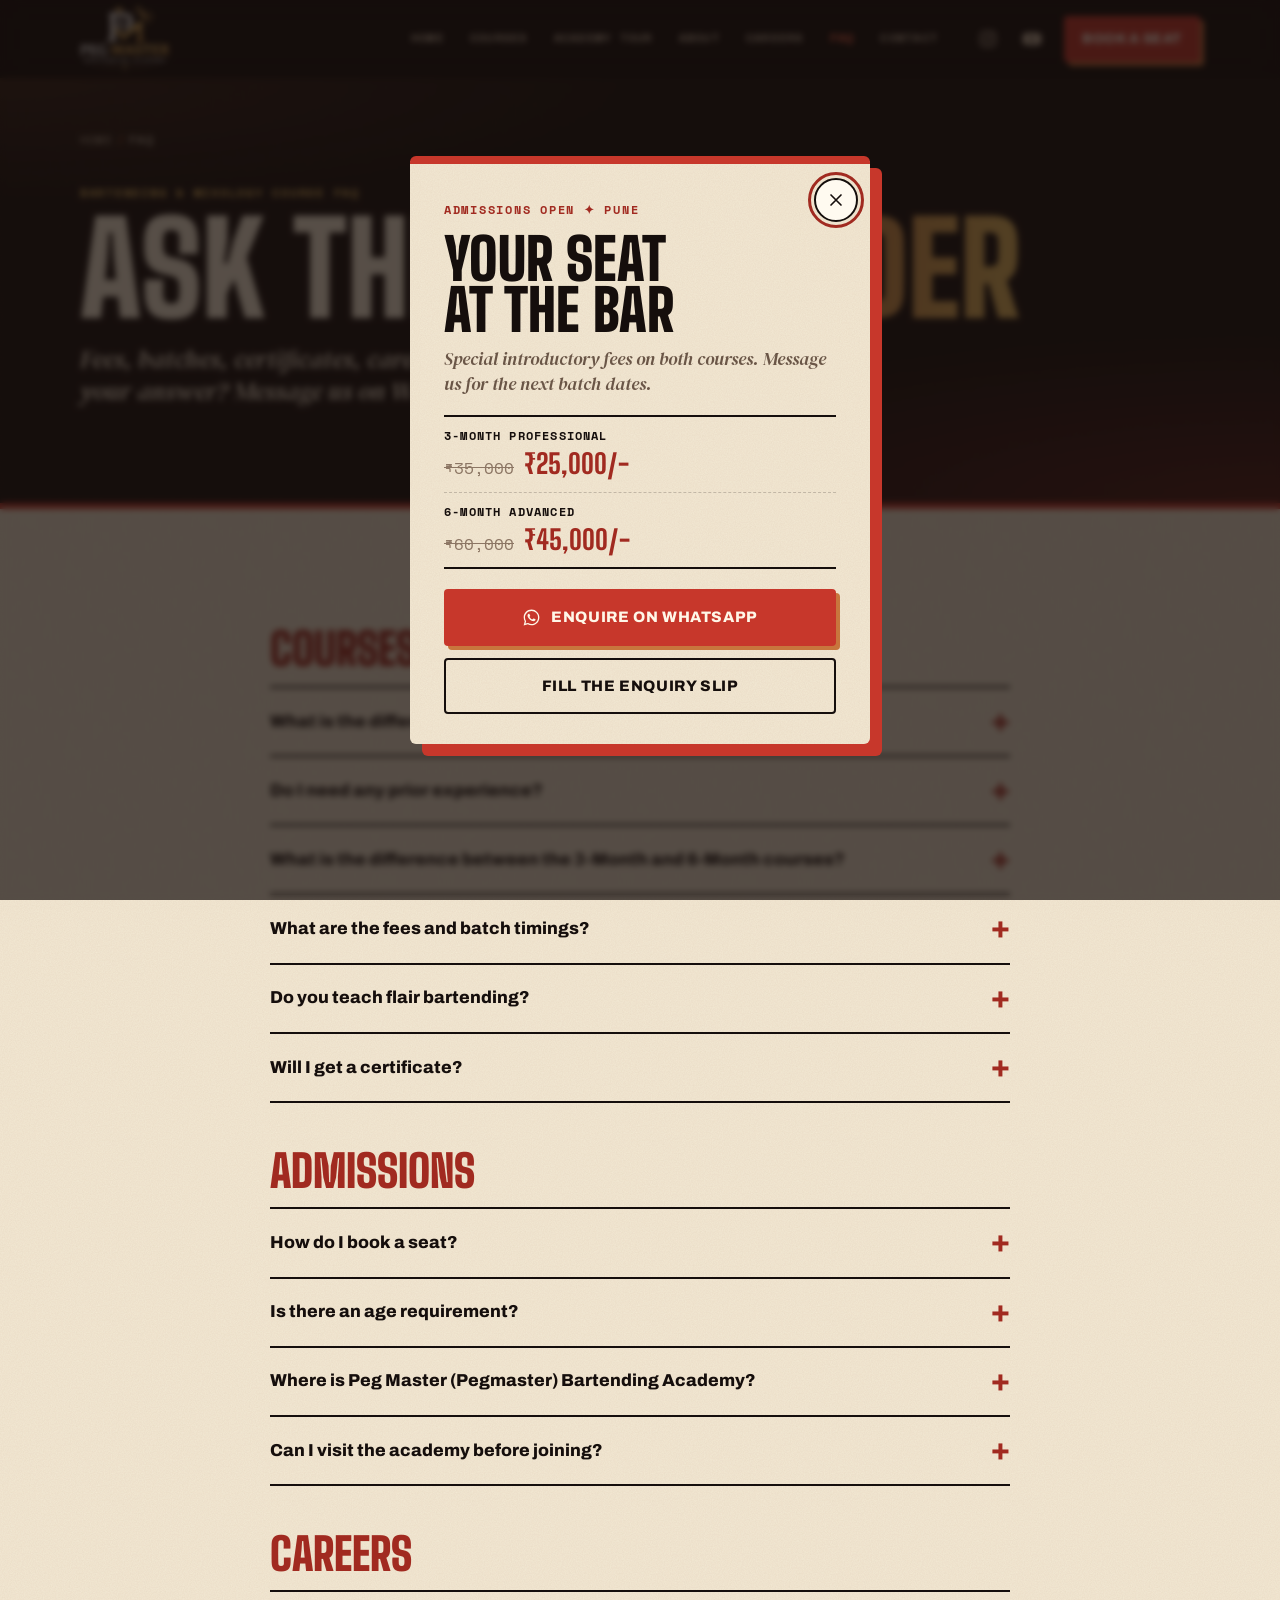
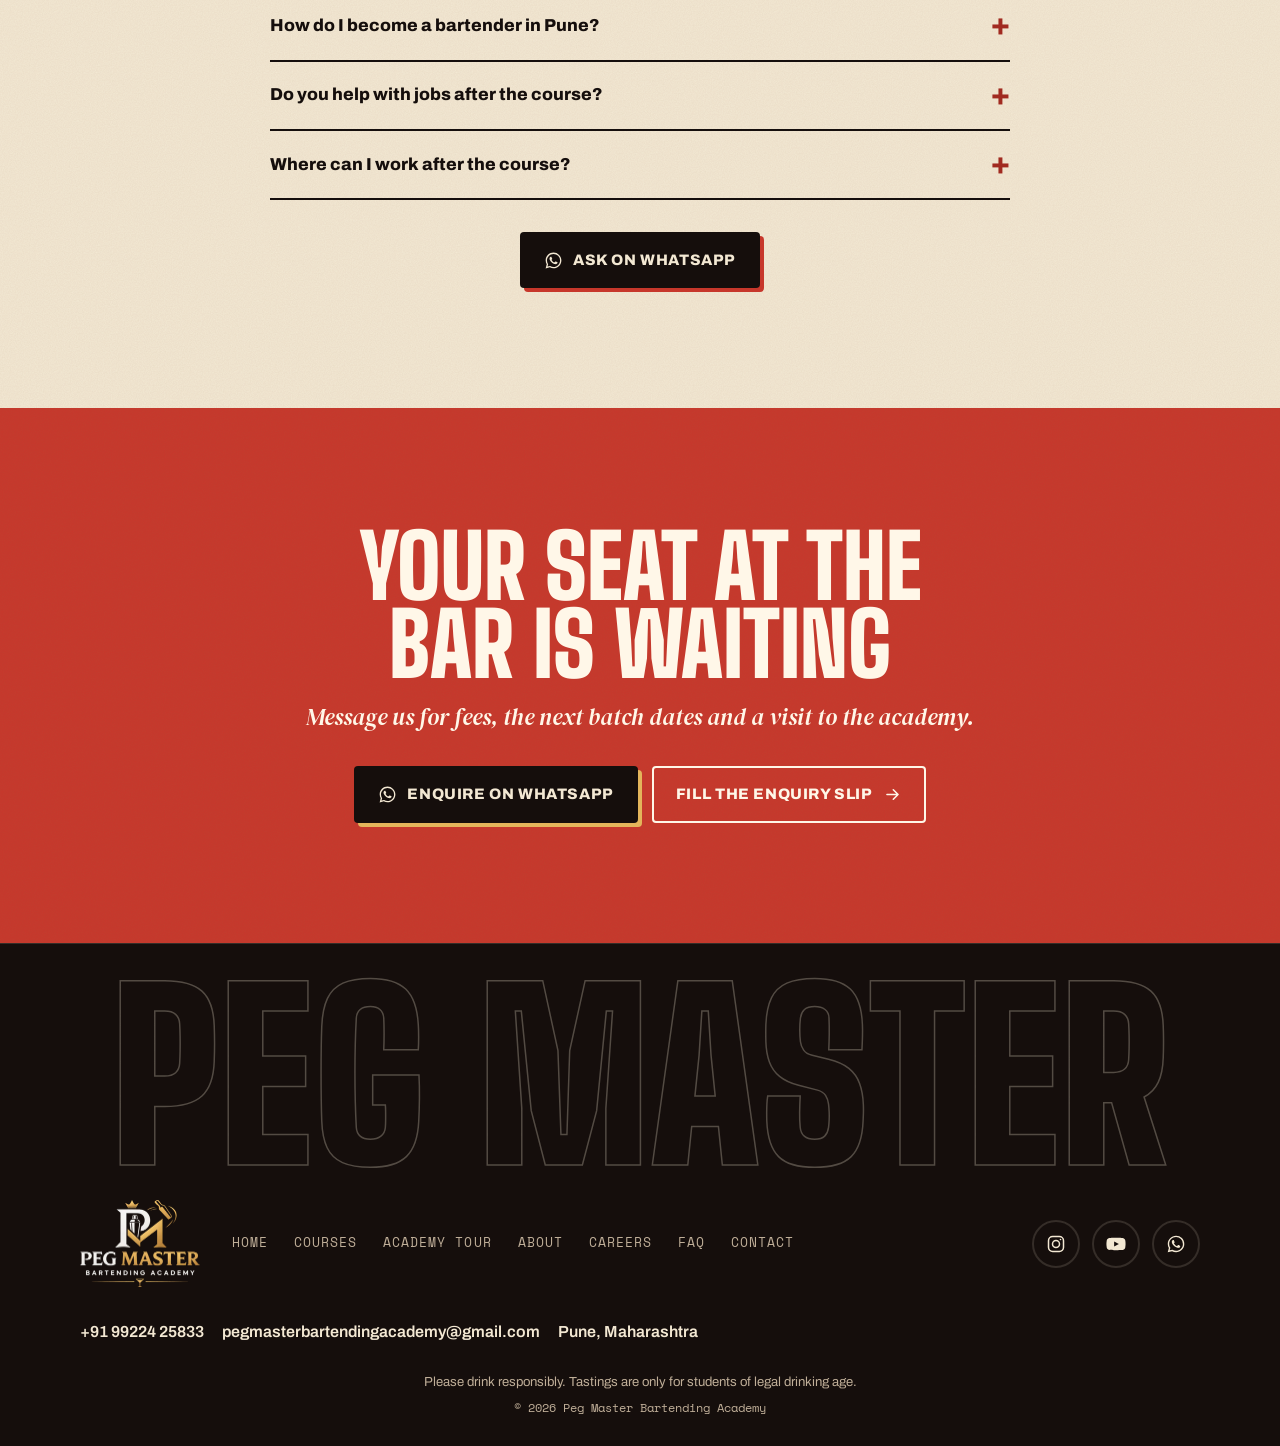
<file: faq.html>
<!doctype html>
<html lang="en-IN">
<head>
  <meta charset="utf-8">
  <meta name="viewport" content="width=device-width, initial-scale=1, viewport-fit=cover">
  <!-- Google Tag Manager -->
  <script>
    if (!/^(localhost|127\.0\.0\.1)$/.test(location.hostname)) {
      (function(w,d,s,l,i){w[l]=w[l]||[];w[l].push({'gtm.start':
      new Date().getTime(),event:'gtm.js'});var f=d.getElementsByTagName(s)[0],
      j=d.createElement(s),dl=l!='dataLayer'?'&l='+l:'';j.async=true;j.src=
      'https://www.googletagmanager.com/gtm.js?id='+i+dl;f.parentNode.insertBefore(j,f);
      })(window,document,'script','dataLayer','GTM-MRDVG5FH');
    }
  </script>
  <!-- End Google Tag Manager -->
  <title>Bartending Course FAQ: Fees, Batches, Certificate | Peg Master Academy Pune</title>
  <meta name="description" content="Answers about Peg Master Bartending Academy courses in Pune: fees, weekday and weekend batches, certificate, age requirement, careers and visiting the academy.">
  <link rel="canonical" href="https://pegmasterbartendingacademy.in/faq">
  <link rel="alternate" hreflang="en-IN" href="https://pegmasterbartendingacademy.in/faq">
  <link rel="alternate" hreflang="x-default" href="https://pegmasterbartendingacademy.in/faq">
  <meta name="robots" content="index, follow, max-image-preview:large, max-snippet:-1, max-video-preview:-1">
  <meta name="author" content="Peg Master Bartending Academy">
  <meta name="theme-color" content="#150e0c">
  <meta name="color-scheme" content="dark">

  <!-- Local search -->
  <meta name="geo.region" content="IN-MH">
  <meta name="geo.placename" content="Pune, Maharashtra, India">
  <meta name="geo.position" content="18.5598848;73.9126785">
  <meta name="ICBM" content="18.5598848, 73.9126785">

  <meta property="og:type" content="website">
  <meta property="og:site_name" content="Peg Master Bartending Academy">
  <meta property="og:title" content="Bartending Course FAQ: Fees, Batches, Certificate | Peg Master Academy Pune">
  <meta property="og:description" content="Answers about Peg Master Bartending Academy courses in Pune: fees, weekday and weekend batches, certificate, age requirement, careers and visiting the academy.">
  <meta property="og:url" content="https://pegmasterbartendingacademy.in/faq">
  <meta property="og:image" content="https://pegmasterbartendingacademy.in/assets/og-image.jpg">
  <meta property="og:image:alt" content="Peg Master Bartending Academy logo beside a bartender performing fire flair">
  <meta property="og:locale" content="en_IN">
  <meta name="twitter:card" content="summary_large_image">
  <meta name="twitter:title" content="Bartending Course FAQ: Fees, Batches, Certificate | Peg Master Academy Pune">
  <meta name="twitter:description" content="Answers about Peg Master Bartending Academy courses in Pune: fees, weekday and weekend batches, certificate, age requirement, careers and visiting the academy.">
  <meta name="twitter:image" content="https://pegmasterbartendingacademy.in/assets/og-image.jpg">

  <link rel="icon" href="/assets/favicon.ico" sizes="any">
  <link rel="icon" href="/assets/icon-192.png" type="image/png">
  <link rel="apple-touch-icon" href="/assets/apple-touch-icon.png">
  <link rel="manifest" href="/site.webmanifest">
  <link rel="alternate" type="text/plain" href="/llms.txt" title="Summary for AI assistants">

  <link rel="preconnect" href="https://fonts.googleapis.com">
  <link rel="preconnect" href="https://fonts.gstatic.com" crossorigin>
  <link rel="stylesheet" href="https://fonts.googleapis.com/css2?family=Archivo:wght@400;600;800&family=Big+Shoulders+Display:wght@800;900&family=DM+Serif+Display:ital@1&family=Space+Mono:wght@400;700&display=swap">
  <link rel="stylesheet" href="/css/styles.css">
  <script>
    document.documentElement.classList.add("js");
    try { if (sessionStorage.getItem("pm-poured")) document.documentElement.classList.add("no-loader"); } catch (e) {}
  </script>

  <!-- Structured data (generated). Keep FAQ/course text in sync with the visible page. -->
  <script type="application/ld+json">
{
  "@context": "https://schema.org",
  "@graph": [
    {
      "@type": [
        "EducationalOrganization",
        "LocalBusiness"
      ],
      "@id": "https://pegmasterbartendingacademy.in/#organization",
      "name": "Peg Master Bartending Academy",
      "alternateName": [
        "Pegmaster",
        "Pegmaster Bartending Academy",
        "Peg Master Academy",
        "Peg Master Bartending and Mixology Academy"
      ],
      "url": "https://pegmasterbartendingacademy.in/",
      "logo": "https://pegmasterbartendingacademy.in/assets/logo.png",
      "image": [
        "https://pegmasterbartendingacademy.in/assets/og-image.jpg",
        "https://pegmasterbartendingacademy.in/assets/campus-reception-v2-1200.webp",
        "https://pegmasterbartendingacademy.in/assets/campus-practice-bar-v2-1200.webp"
      ],
      "description": "Bartending and mixology academy in Pune offering bartender training, mixology classes and flair hands-on at a real bar counter, founded by Peg Master Avdhut.",
      "slogan": "Pour. Flip. Fire.",
      "telephone": "+91-99224-25833",
      "email": "pegmasterbartendingacademy@gmail.com",
      "address": {
        "@type": "PostalAddress",
        "addressLocality": "Pune",
        "addressRegion": "Maharashtra",
        "addressCountry": "IN"
      },
      "areaServed": [
        {
          "@type": "City",
          "name": "Pune"
        },
        {
          "@type": "State",
          "name": "Maharashtra"
        }
      ],
      "contactPoint": {
        "@type": "ContactPoint",
        "contactType": "admissions",
        "telephone": "+91-99224-25833",
        "email": "pegmasterbartendingacademy@gmail.com",
        "url": "https://wa.me/919922425833"
      },
      "founder": {
        "@id": "https://pegmasterbartendingacademy.in/#founder"
      },
      "knowsAbout": [
        "Bartending",
        "Bartender training",
        "Mixology",
        "Molecular mixology",
        "Flair bartending",
        "Cocktails",
        "Spirits",
        "Bar operations",
        "Bar management",
        "Hospitality careers"
      ],
      "hasOfferCatalog": {
        "@type": "OfferCatalog",
        "name": "Bartending courses",
        "itemListElement": [
          {
            "@type": "Offer",
            "itemOffered": {
              "@id": "https://pegmasterbartendingacademy.in/courses#professional"
            }
          },
          {
            "@type": "Offer",
            "itemOffered": {
              "@id": "https://pegmasterbartendingacademy.in/courses#advanced"
            }
          }
        ]
      },
      "sameAs": [
        "https://www.instagram.com/pegmasterbartendingacademy/"
      ],
      "geo": {
        "@type": "GeoCoordinates",
        "latitude": 18.5598848,
        "longitude": 73.9126785
      },
      "hasMap": "https://maps.app.goo.gl/MyZ7cU93WrxZB9KKA",
      "priceRange": "₹25,000 – ₹45,000"
    },
    {
      "@type": "Person",
      "@id": "https://pegmasterbartendingacademy.in/#founder",
      "name": "Avdhut Mirkale",
      "alternateName": "Peg Master Avdhut",
      "jobTitle": "Founder and Bartending Mentor",
      "worksFor": {
        "@id": "https://pegmasterbartendingacademy.in/#organization"
      },
      "sameAs": [
        "https://www.instagram.com/peg_master_avdhut/",
        "https://www.youtube.com/@PegMasterAvdhut"
      ]
    },
    {
      "@type": "WebSite",
      "@id": "https://pegmasterbartendingacademy.in/#website",
      "url": "https://pegmasterbartendingacademy.in/",
      "name": "Peg Master Bartending Academy",
      "alternateName": [
        "Pegmaster",
        "Pegmaster Bartending Academy",
        "Peg Master Academy",
        "Peg Master Bartending and Mixology Academy"
      ],
      "inLanguage": "en-IN",
      "publisher": {
        "@id": "https://pegmasterbartendingacademy.in/#organization"
      }
    },
    {
      "@type": "WebPage",
      "@id": "https://pegmasterbartendingacademy.in/faq#webpage",
      "url": "https://pegmasterbartendingacademy.in/faq",
      "name": "Bartending Course FAQ: Fees, Batches, Certificate | Peg Master Academy Pune",
      "description": "Answers about Peg Master Bartending Academy courses in Pune: fees, weekday and weekend batches, certificate, age requirement, careers and visiting the academy.",
      "isPartOf": {
        "@id": "https://pegmasterbartendingacademy.in/#website"
      },
      "about": {
        "@id": "https://pegmasterbartendingacademy.in/#organization"
      },
      "inLanguage": "en-IN",
      "primaryImageOfPage": "https://pegmasterbartendingacademy.in/assets/og-image.jpg",
      "speakable": {
        "@type": "SpeakableSpecification",
        "cssSelector": [
          ".faq"
        ]
      },
      "breadcrumb": {
        "@id": "https://pegmasterbartendingacademy.in/faq#breadcrumb"
      }
    },
    {
      "@type": "BreadcrumbList",
      "@id": "https://pegmasterbartendingacademy.in/faq#breadcrumb",
      "itemListElement": [
        {
          "@type": "ListItem",
          "position": 1,
          "name": "Home",
          "item": "https://pegmasterbartendingacademy.in/"
        },
        {
          "@type": "ListItem",
          "position": 2,
          "name": "FAQ",
          "item": "https://pegmasterbartendingacademy.in/faq"
        }
      ]
    },
    {
      "@type": "FAQPage",
      "@id": "https://pegmasterbartendingacademy.in/faq#faq",
      "mainEntity": [
        {
          "@type": "Question",
          "name": "What is the difference between bartending and mixology?",
          "acceptedAnswer": {
            "@type": "Answer",
            "text": "Bartending is the craft of running a bar: pouring, speed, service, stock and looking after guests. Mixology is the art and science of creating cocktails: balancing flavours, making house ingredients and using modern techniques. Our 3-Month Professional Bartending course builds the bartending foundation, and the 6-Month Advanced Mixology course goes deep into mixology."
          }
        },
        {
          "@type": "Question",
          "name": "Do I need any prior experience?",
          "acceptedAnswer": {
            "@type": "Answer",
            "text": "No. The 3-Month Professional Bartending course starts from the ground up, covering fundamental bar tools, full spirits theory and hands-on speed pouring. If you are a working bartender or want to master molecular mixology, custom ingredient creation and bar management, the 6-Month Advanced Mixology course will elevate your craft to elite global standards."
          }
        },
        {
          "@type": "Question",
          "name": "What is the difference between the 3-Month and 6-Month courses?",
          "acceptedAnswer": {
            "@type": "Answer",
            "text": "The 3-Month Professional Bartending course builds the complete core foundation: bar mechanics, tools, full spirits knowledge (12+ categories), and bottle-level stock control. The 6-Month Advanced Mixology course is an advanced master program covering molecular mixology (spherification, foams, smoke, dry ice), clarification & fat washing, in-house syrups & bitters, field immersion visits to distilleries & breweries, bar costing, personal branding, and a signature cocktail capstone project."
          }
        },
        {
          "@type": "Question",
          "name": "What are the fees and batch timings?",
          "acceptedAnswer": {
            "@type": "Answer",
            "text": "The 3-Month Professional Bartending course is currently offered at ₹25,000/- (regular ₹35,000), and the 6-Month Advanced Mixology course is ₹45,000/- (regular ₹60,000). Weekday and weekend batches are available. Message us on WhatsApp to confirm your seat and get upcoming batch dates."
          }
        },
        {
          "@type": "Question",
          "name": "Do you teach flair bartending?",
          "acceptedAnswer": {
            "@type": "Answer",
            "text": "Yes. Flair showmanship is part of the training and is practised in our matted flair room. Fire flair is practised only under supervision."
          }
        },
        {
          "@type": "Question",
          "name": "Will I get a certificate?",
          "acceptedAnswer": {
            "@type": "Answer",
            "text": "Yes. Every student who completes a course receives an official Peg Master Bartending Academy certificate."
          }
        },
        {
          "@type": "Question",
          "name": "How do I book a seat?",
          "acceptedAnswer": {
            "@type": "Answer",
            "text": "Send us a message on WhatsApp at +91 99224 25833 or fill in the enquiry slip on the contact page. We reply with fees, the next batch dates and how to confirm your seat."
          }
        },
        {
          "@type": "Question",
          "name": "Is there an age requirement?",
          "acceptedAnswer": {
            "@type": "Answer",
            "text": "Students must meet the legal age requirement for handling and tasting alcohol under Maharashtra law. Contact us if you’re unsure."
          }
        },
        {
          "@type": "Question",
          "name": "Where is Peg Master (Pegmaster) Bartending Academy?",
          "acceptedAnswer": {
            "@type": "Answer",
            "text": "The academy is in Pune, Maharashtra. Get directions on Google Maps from the contact page, or message us on WhatsApp at +91 99224 25833 before you visit."
          }
        },
        {
          "@type": "Question",
          "name": "Can I visit the academy before joining?",
          "acceptedAnswer": {
            "@type": "Answer",
            "text": "Yes. Message us on WhatsApp to fix a time, then visit the academy in Pune and talk to the team in the counselling room."
          }
        },
        {
          "@type": "Question",
          "name": "How do I become a bartender in Pune?",
          "acceptedAnswer": {
            "@type": "Answer",
            "text": "Join a bartending course to learn bar tools, spirits, cocktails and guest service, practise at a real bar counter, then start working at a bar, hotel or event company. Our 3-Month Professional Bartending course is built for beginners and includes career guidance."
          }
        },
        {
          "@type": "Question",
          "name": "Do you help with jobs after the course?",
          "acceptedAnswer": {
            "@type": "Answer",
            "text": "We guide you with interview preparation, CV tips, personal branding, and industry contacts across hotels, bars, cruise lines and event companies."
          }
        },
        {
          "@type": "Question",
          "name": "Where can I work after the course?",
          "acceptedAnswer": {
            "@type": "Answer",
            "text": "Graduates can aim for 5-star hotels, bars and lounges, clubs and pubs, cruise lines, weddings and events, jobs abroad, brand ambassador roles, or opening their own bar."
          }
        }
      ]
    }
  ]
}
  </script>
</head>
<body data-page="faq">
  <!-- Google Tag Manager (noscript) -->
  <noscript><iframe src="https://www.googletagmanager.com/ns.html?id=GTM-MRDVG5FH" height="0" width="0" style="display:none;visibility:hidden" title="Google Tag Manager"></iframe></noscript>
  <!-- End Google Tag Manager (noscript) -->
  <a class="skip-link" href="#main">Skip to content</a>

  <!-- ============ LOADER: the logo fills like a poured glass ============ -->
  <div class="loader" aria-hidden="true">
    <div class="loader-glass">
      <span class="loader-stream"></span>
      <img class="loader-logo loader-logo--ghost" src="/assets/logo-sm.webp" alt="" width="240" height="175">
      <img class="loader-logo loader-logo--fill" src="/assets/logo-sm.webp" alt="" width="240" height="175">
    </div>
    <p class="loader-text">Pouring…</p>
  </div>

  <svg width="0" height="0" style="position:absolute" aria-hidden="true">
    <symbol id="i-whatsapp" viewBox="0 0 24 24"><path fill="currentColor" d="M12.04 2C6.58 2 2.13 6.45 2.13 11.91c0 1.75.46 3.45 1.32 4.95L2.05 22l5.25-1.38a9.9 9.9 0 0 0 4.74 1.21h.01c5.46 0 9.91-4.45 9.91-9.91 0-2.65-1.03-5.14-2.9-7.01A9.82 9.82 0 0 0 12.04 2Zm0 18.15h-.01a8.23 8.23 0 0 1-4.19-1.15l-.3-.18-3.12.82.83-3.04-.2-.31a8.2 8.2 0 0 1-1.26-4.38c0-4.54 3.7-8.24 8.25-8.24a8.2 8.2 0 0 1 5.83 2.42 8.18 8.18 0 0 1 2.41 5.83c0 4.54-3.7 8.23-8.24 8.23Zm4.52-6.16c-.25-.12-1.47-.72-1.69-.81-.23-.08-.39-.12-.56.13-.16.25-.64.81-.79.97-.14.17-.29.19-.54.06-.25-.12-1.05-.39-1.99-1.23-.74-.66-1.23-1.47-1.38-1.72-.14-.25-.01-.38.11-.51.11-.11.25-.29.37-.43.13-.15.17-.25.25-.42.08-.16.04-.31-.02-.43-.06-.13-.56-1.34-.76-1.84-.2-.48-.41-.42-.56-.43h-.48a.92.92 0 0 0-.67.31c-.23.25-.87.85-.87 2.07 0 1.22.89 2.4 1.01 2.56.12.17 1.75 2.67 4.24 3.74.59.26 1.05.41 1.41.52.6.19 1.13.16 1.56.1.48-.07 1.47-.6 1.67-1.18.21-.58.21-1.07.15-1.18-.06-.1-.23-.16-.48-.29Z"/></symbol>
    <symbol id="i-phone" viewBox="0 0 24 24"><path fill="none" stroke="currentColor" stroke-width="1.8" stroke-linecap="round" stroke-linejoin="round" d="M22 16.9v3a2 2 0 0 1-2.2 2 19.8 19.8 0 0 1-8.6-3.1 19.5 19.5 0 0 1-6-6A19.8 19.8 0 0 1 2.1 4.2 2 2 0 0 1 4.1 2h3a2 2 0 0 1 2 1.7c.1 1 .4 1.9.7 2.8a2 2 0 0 1-.4 2.1L8.1 9.9a16 16 0 0 0 6 6l1.3-1.3a2 2 0 0 1 2.1-.4c.9.3 1.8.6 2.8.7a2 2 0 0 1 1.7 2Z"/></symbol>
    <symbol id="i-instagram" viewBox="0 0 24 24"><g fill="none" stroke="currentColor" stroke-width="1.8"><rect x="3" y="3" width="18" height="18" rx="5"/><circle cx="12" cy="12" r="4.2"/><circle cx="17.4" cy="6.6" r="1" fill="currentColor" stroke="none"/></g></symbol>
    <symbol id="i-youtube" viewBox="0 0 24 24"><path fill="currentColor" d="M23 7.2a3 3 0 0 0-2.1-2.1C19 4.6 12 4.6 12 4.6s-7 0-8.9.5A3 3 0 0 0 1 7.2 31 31 0 0 0 .5 12a31 31 0 0 0 .5 4.8 3 3 0 0 0 2.1 2.1c1.9.5 8.9.5 8.9.5s7 0 8.9-.5a3 3 0 0 0 2.1-2.1c.4-1.6.5-4.8.5-4.8s0-3.2-.5-4.8ZM9.75 15.02V8.98L15.5 12l-5.75 3.02Z"/></symbol>
    <symbol id="i-menu" viewBox="0 0 24 24"><path fill="none" stroke="currentColor" stroke-width="2" stroke-linecap="round" d="M4 8h16M4 16h11"/></symbol>
    <symbol id="i-close" viewBox="0 0 24 24"><path fill="none" stroke="currentColor" stroke-width="2" stroke-linecap="round" d="M6 6l12 12M18 6 6 18"/></symbol>
    <symbol id="i-pin" viewBox="0 0 24 24"><g fill="none" stroke="currentColor" stroke-width="1.8" stroke-linecap="round" stroke-linejoin="round"><path d="M12 21s-7-6.1-7-11.5a7 7 0 0 1 14 0C19 14.9 12 21 12 21Z"/><circle cx="12" cy="9.5" r="2.5"/></g></symbol>
    <symbol id="i-mail" viewBox="0 0 24 24"><g fill="none" stroke="currentColor" stroke-width="1.8" stroke-linecap="round" stroke-linejoin="round"><rect x="3" y="5" width="18" height="14" rx="2"/><path d="m3.5 6.5 8.5 6.5 8.5-6.5"/></g></symbol>
    <symbol id="i-play" viewBox="0 0 24 24"><path fill="currentColor" d="M8 5.5v13l10.5-6.5L8 5.5Z"/></symbol>
    <symbol id="i-pause" viewBox="0 0 24 24"><path fill="currentColor" d="M7 5h3.5v14H7zM13.5 5H17v14h-3.5z"/></symbol>
    <symbol id="i-arrow" viewBox="0 0 24 24"><path fill="none" stroke="currentColor" stroke-width="2" stroke-linecap="round" stroke-linejoin="round" d="M5 12h14m-6-6 6 6-6 6"/></symbol>
    <symbol id="i-star" viewBox="0 0 24 24"><path fill="currentColor" d="M12 1.5 14 10l8.5 2-8.5 2-2 8.5-2-8.5-8.5-2L10 10z"/></symbol>
  </svg>

  <!-- ============ HEADER ============ -->
  <header class="site-header">
    <div class="container header-inner">
      <a class="brand" href="/" aria-label="Peg Master Bartending Academy, home">
        <img src="/assets/logo-sm.webp" alt="" width="240" height="175">
      </a>

      <nav class="nav" id="site-nav" aria-label="Main">
        <ul>
          <li><a href="/">Home</a></li>
          <li><a href="/courses">Courses</a></li>
          <li><a href="/tour">Academy Tour</a></li>
          <li><a href="/about">About</a></li>
          <li><a href="/careers">Careers</a></li>
          <li><a href="/faq" aria-current="page">FAQ</a></li>
          <li><a href="/contact">Contact</a></li>
        </ul>
        <div class="nav-social">
          <a href="https://www.instagram.com/pegmasterbartendingacademy/" target="_blank" rel="noopener" aria-label="Instagram"><svg class="icon" aria-hidden="true"><use href="#i-instagram"/></svg></a>
          <a href="https://www.youtube.com/@PegMasterAvdhut" target="_blank" rel="noopener" aria-label="YouTube"><svg class="icon" aria-hidden="true"><use href="#i-youtube"/></svg></a>
        </div>
      </nav>

      <a class="btn btn-red btn-sm header-cta" href="/contact">Book a Seat</a>
      <button class="nav-toggle" type="button" aria-controls="site-nav" aria-expanded="false" aria-label="Open menu">
        <svg class="icon icon-open" aria-hidden="true"><use href="#i-menu"/></svg>
        <svg class="icon icon-close" aria-hidden="true"><use href="#i-close"/></svg>
      </button>
    </div>
  </header>

  <main id="main">
    <section class="page-hero" aria-labelledby="page-title">
      <div class="container page-hero-grid">
        <div class="page-hero-copy">
          <nav class="crumbs" aria-label="Breadcrumb">
            <ol><li><a href="/">Home</a></li><li><span aria-current="page">FAQ</span></li></ol>
          </nav>
          <h1 id="page-title"><span class="kicker h1-kicker">Bartending &amp; Mixology Course FAQ<span class="sr-only">:</span></span> Ask the <span class="accent">Bartender</span></h1>
          <p class="page-lead">Fees, batches, certificates, careers and visiting the academy. Can’t find your answer? Message us on WhatsApp.</p>
        </div>
      </div>
    </section>

    <section class="section paper" aria-label="Frequently asked questions">
      <div class="container container--narrow">
        <div class="faq-group reveal">
          <h2 class="faq-group-title">Courses &amp; fees</h2>
          <div class="faq">
          <details>
            <summary>What is the difference between bartending and mixology?</summary>
            <p>Bartending is the craft of running a bar: pouring, speed, service, stock and looking after guests. Mixology is the art and science of creating cocktails: balancing flavours, making house ingredients and using modern techniques. Our 3-Month Professional Bartending course builds the bartending foundation, and the 6-Month Advanced Mixology course goes deep into mixology.</p>
          </details>
          <details>
            <summary>Do I need any prior experience?</summary>
            <p>No. The 3-Month Professional Bartending course starts from the ground up, covering fundamental bar tools, full spirits theory and hands-on speed pouring. If you are a working bartender or want to master molecular mixology, custom ingredient creation and bar management, the 6-Month Advanced Mixology course will elevate your craft to elite global standards.</p>
          </details>
          <details>
            <summary>What is the difference between the 3-Month and 6-Month courses?</summary>
            <p>The 3-Month Professional Bartending course builds the complete core foundation: bar mechanics, tools, full spirits knowledge (12+ categories), and bottle-level stock control. The 6-Month Advanced Mixology course is an advanced master program covering molecular mixology (spherification, foams, smoke, dry ice), clarification &amp; fat washing, in-house syrups &amp; bitters, field immersion visits to distilleries &amp; breweries, bar costing, personal branding, and a signature cocktail capstone project.</p>
          </details>
          <details>
            <summary>What are the fees and batch timings?</summary>
            <p>The 3-Month Professional Bartending course is currently offered at ₹25,000/- (regular ₹35,000), and the 6-Month Advanced Mixology course is ₹45,000/- (regular ₹60,000). Weekday and weekend batches are available. Message us on WhatsApp to confirm your seat and get upcoming batch dates.</p>
          </details>
          <details>
            <summary>Do you teach flair bartending?</summary>
            <p>Yes. Flair showmanship is part of the training and is practised in our matted flair room. Fire flair is practised only under supervision.</p>
          </details>
          <details>
            <summary>Will I get a certificate?</summary>
            <p>Yes. Every student who completes a course receives an official Peg Master Bartending Academy certificate.</p>
          </details>
          </div>
        </div>
        <div class="faq-group reveal">
          <h2 class="faq-group-title">Admissions</h2>
          <div class="faq">
          <details>
            <summary>How do I book a seat?</summary>
            <p>Send us a message on WhatsApp at +91 99224 25833 or fill in the enquiry slip on the contact page. We reply with fees, the next batch dates and how to confirm your seat.</p>
          </details>
          <details>
            <summary>Is there an age requirement?</summary>
            <p>Students must meet the legal age requirement for handling and tasting alcohol under Maharashtra law. Contact us if you’re unsure.</p>
          </details>
          <details>
            <summary>Where is Peg Master (Pegmaster) Bartending Academy?</summary>
            <p>The academy is in Pune, Maharashtra. Get directions on Google Maps from the contact page, or message us on WhatsApp at +91 99224 25833 before you visit.</p>
          </details>
          <details>
            <summary>Can I visit the academy before joining?</summary>
            <p>Yes. Message us on WhatsApp to fix a time, then visit the academy in Pune and talk to the team in the counselling room.</p>
          </details>
          </div>
        </div>
        <div class="faq-group reveal">
          <h2 class="faq-group-title">Careers</h2>
          <div class="faq">
          <details>
            <summary>How do I become a bartender in Pune?</summary>
            <p>Join a bartending course to learn bar tools, spirits, cocktails and guest service, practise at a real bar counter, then start working at a bar, hotel or event company. Our 3-Month Professional Bartending course is built for beginners and includes career guidance.</p>
          </details>
          <details>
            <summary>Do you help with jobs after the course?</summary>
            <p>We guide you with interview preparation, CV tips, personal branding, and industry contacts across hotels, bars, cruise lines and event companies.</p>
          </details>
          <details>
            <summary>Where can I work after the course?</summary>
            <p>Graduates can aim for 5-star hotels, bars and lounges, clubs and pubs, cruise lines, weddings and events, jobs abroad, brand ambassador roles, or opening their own bar.</p>
          </details>
          </div>
        </div>
        <div class="center reveal">
          <a class="btn btn-ink" href="https://wa.me/919922425833?text=Hi%20Peg%20Master%2C%20I%27d%20like%20to%20know%20about%20your%20bartending%20courses." target="_blank" rel="noopener"><svg class="icon" aria-hidden="true"><use href="#i-whatsapp"/></svg> Ask on WhatsApp</a>
        </div>
      </div>
    </section>

    <!-- ============ CTA ============ -->
    <section class="section red cta-band" aria-labelledby="cta-title">
      <div class="container cta-inner">
        <h2 id="cta-title" class="reveal">Your Seat at the Bar Is Waiting</h2>
        <p class="reveal">Message us for fees, the next batch dates and a visit to the academy.</p>
        <div class="cta-actions reveal">
          <a class="btn btn-ink" href="https://wa.me/919922425833?text=Hi%20Peg%20Master%2C%20I%27d%20like%20to%20know%20about%20your%20bartending%20courses." target="_blank" rel="noopener"><svg class="icon" aria-hidden="true"><use href="#i-whatsapp"/></svg> Enquire on WhatsApp</a>
          <a class="btn btn-cream-line" href="/contact">Fill the Enquiry Slip <svg class="icon" aria-hidden="true"><use href="#i-arrow"/></svg></a>
        </div>
      </div>
    </section>
  </main>

  <!-- ============ POPUP: admissions open (main.js shows it once per visit) ============ -->
  <dialog class="promo" aria-labelledby="promo-title">
    <button class="promo-close" type="button" aria-label="Close"><svg class="icon" aria-hidden="true"><use href="#i-close"/></svg></button>
    <p class="kicker">Admissions Open <span aria-hidden="true">✦</span> Pune</p>
    <h2 id="promo-title">Your Seat at the Bar</h2>
    <p class="promo-lead">Special introductory fees on both courses. Message us for the next batch dates.</p>
    <ul class="promo-fees">
      <li><span>3-Month Professional</span><s>₹35,000</s> <strong>₹25,000/-</strong></li>
      <li><span>6-Month Advanced</span><s>₹60,000</s> <strong>₹45,000/-</strong></li>
    </ul>
    <div class="promo-actions">
      <a class="btn btn-red btn-block" href="https://wa.me/919922425833?text=Hi%20Peg%20Master%2C%20I%27d%20like%20to%20know%20about%20your%20bartending%20courses." target="_blank" rel="noopener"><svg class="icon" aria-hidden="true"><use href="#i-whatsapp"/></svg> Enquire on WhatsApp</a>
      <a class="btn btn-ink-line btn-block" href="/contact">Fill the Enquiry Slip</a>
    </div>
  </dialog>

  <!-- ============ FOOTER ============ -->
  <footer class="site-footer">
    <div class="container">
      <p class="wordmark" aria-hidden="true" translate="no">Peg Master</p>
      <div class="footer-inner">
        <a href="/" aria-label="Peg Master Bartending Academy, home"><img src="/assets/logo-sm.webp" alt="" width="240" height="175" loading="lazy" class="footer-logo"></a>
        <nav aria-label="Footer">
          <ul class="footer-links">
            <li><a href="/">Home</a></li>
            <li><a href="/courses">Courses</a></li>
            <li><a href="/tour">Academy Tour</a></li>
            <li><a href="/about">About</a></li>
            <li><a href="/careers">Careers</a></li>
            <li><a href="/faq">FAQ</a></li>
            <li><a href="/contact">Contact</a></li>
          </ul>
        </nav>
        <div class="footer-social">
          <a href="https://www.instagram.com/pegmasterbartendingacademy/" target="_blank" rel="noopener" aria-label="Instagram"><svg class="icon" aria-hidden="true"><use href="#i-instagram"/></svg></a>
          <a href="https://www.youtube.com/@PegMasterAvdhut" target="_blank" rel="noopener" aria-label="YouTube"><svg class="icon" aria-hidden="true"><use href="#i-youtube"/></svg></a>
          <a href="https://wa.me/919922425833" target="_blank" rel="noopener" aria-label="WhatsApp"><svg class="icon" aria-hidden="true"><use href="#i-whatsapp"/></svg></a>
        </div>
      </div>
      <address class="footer-contact">
        <a href="tel:+919922425833">+91 99224 25833</a>
        <a href="mailto:pegmasterbartendingacademy@gmail.com">pegmasterbartendingacademy@gmail.com</a>
        <a href="https://maps.app.goo.gl/MyZ7cU93WrxZB9KKA" target="_blank" rel="noopener">Pune, Maharashtra</a>
      </address>
      <p class="footer-note">Please drink responsibly. Tastings are only for students of legal drinking age.</p>
      <p class="copyright">© <span id="year">2026</span> <span translate="no">Peg Master</span> Bartending Academy</p>
    </div>
  </footer>

  <!-- ============ MOBILE ACTION BAR ============ -->
  <div class="action-bar" role="region" aria-label="Quick contact">
    <a class="action-call" href="tel:+919922425833"><svg class="icon" aria-hidden="true"><use href="#i-phone"/></svg> Call</a>
    <a class="action-wa" href="https://wa.me/919922425833?text=Hi%20Peg%20Master%2C%20I%27d%20like%20to%20know%20about%20your%20bartending%20courses." target="_blank" rel="noopener"><svg class="icon" aria-hidden="true"><use href="#i-whatsapp"/></svg> WhatsApp Us</a>
  </div>

  <script src="/js/analytics.js" defer></script>
  <script src="/js/main.js" defer></script>
</body>
</html>
</file>
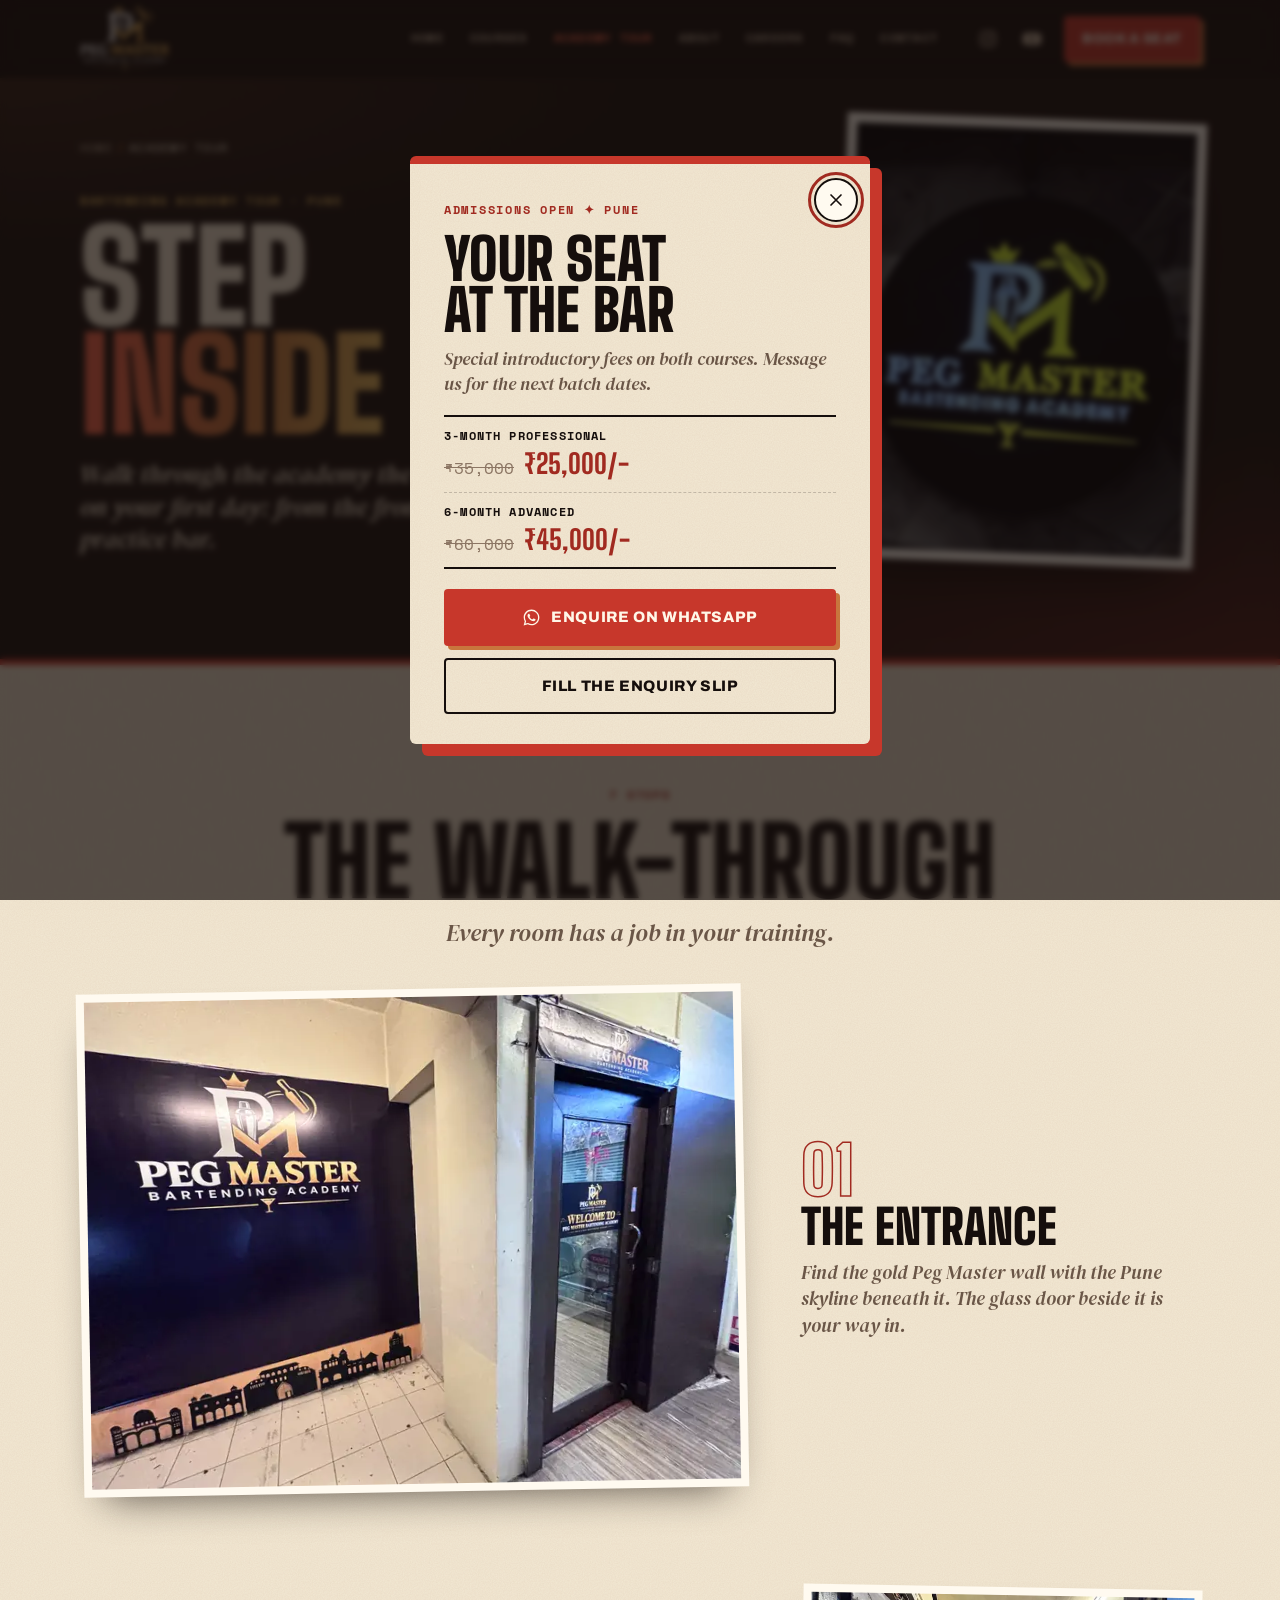
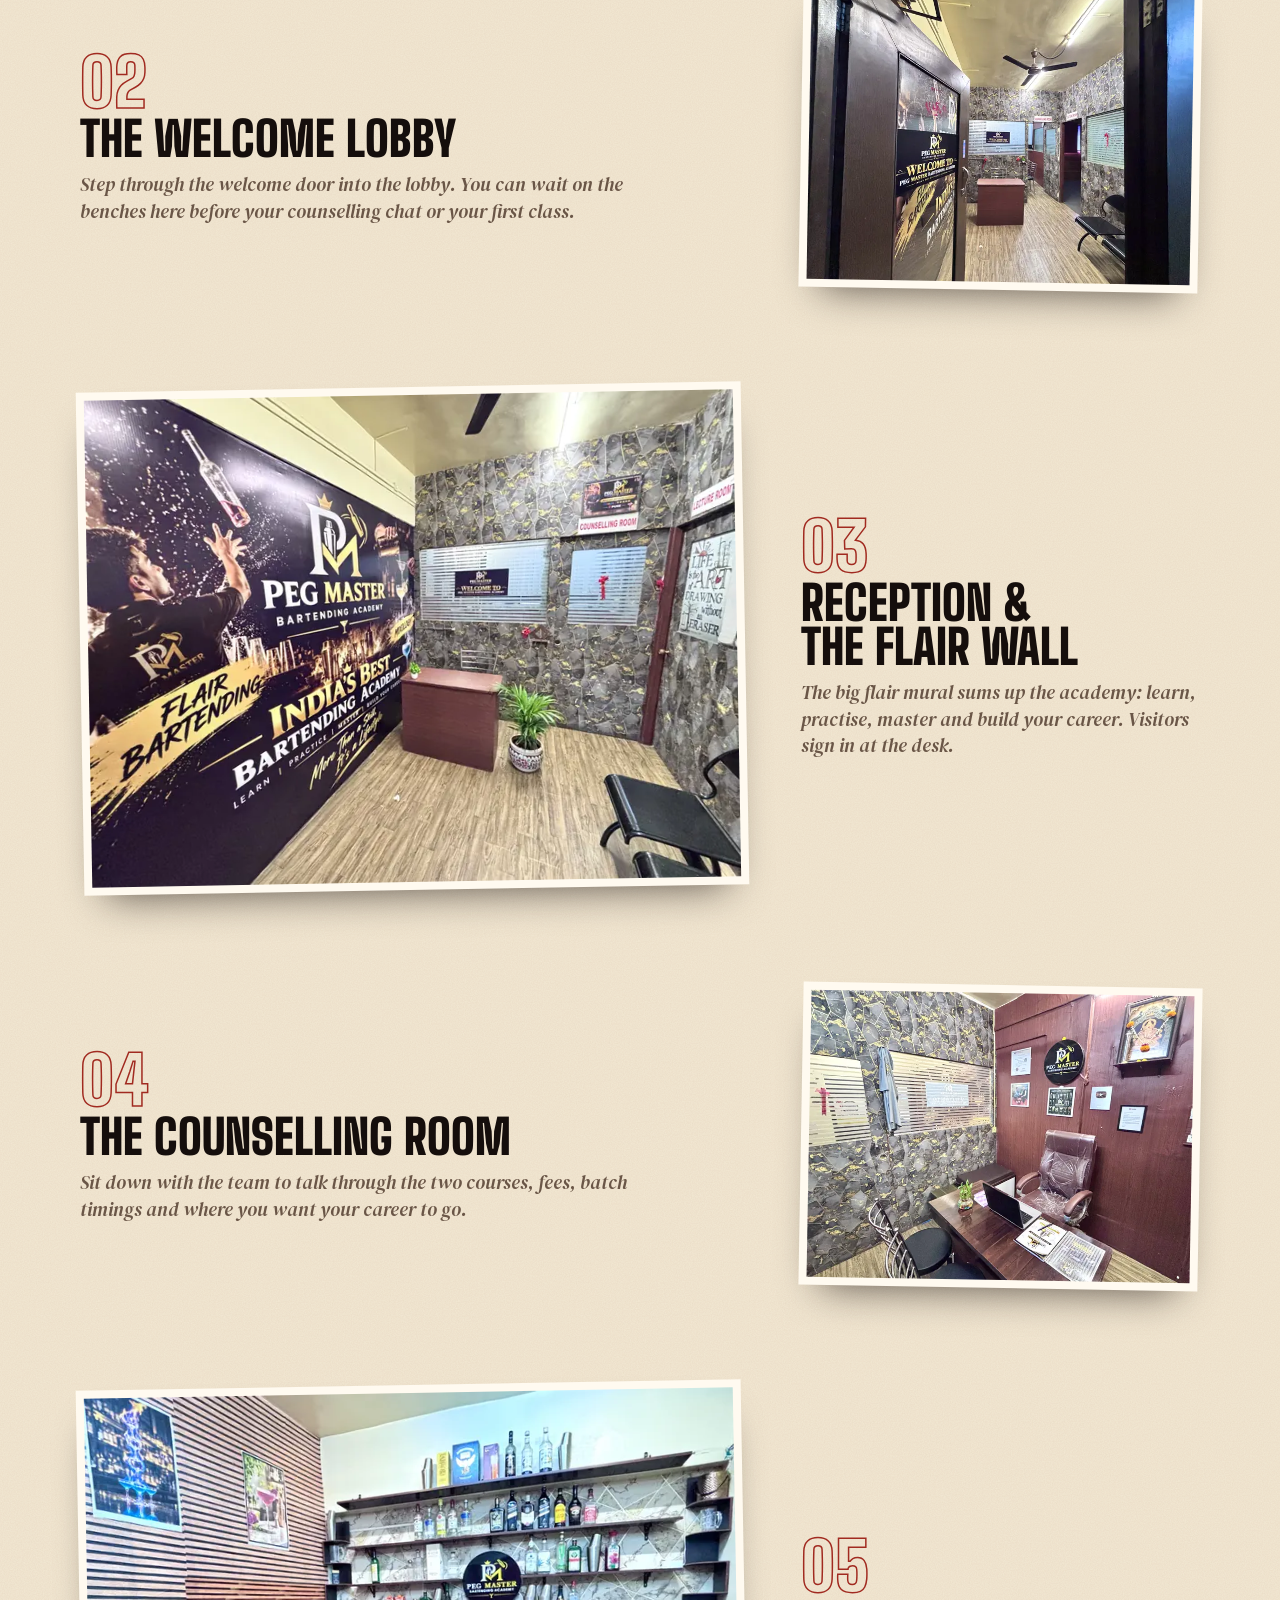
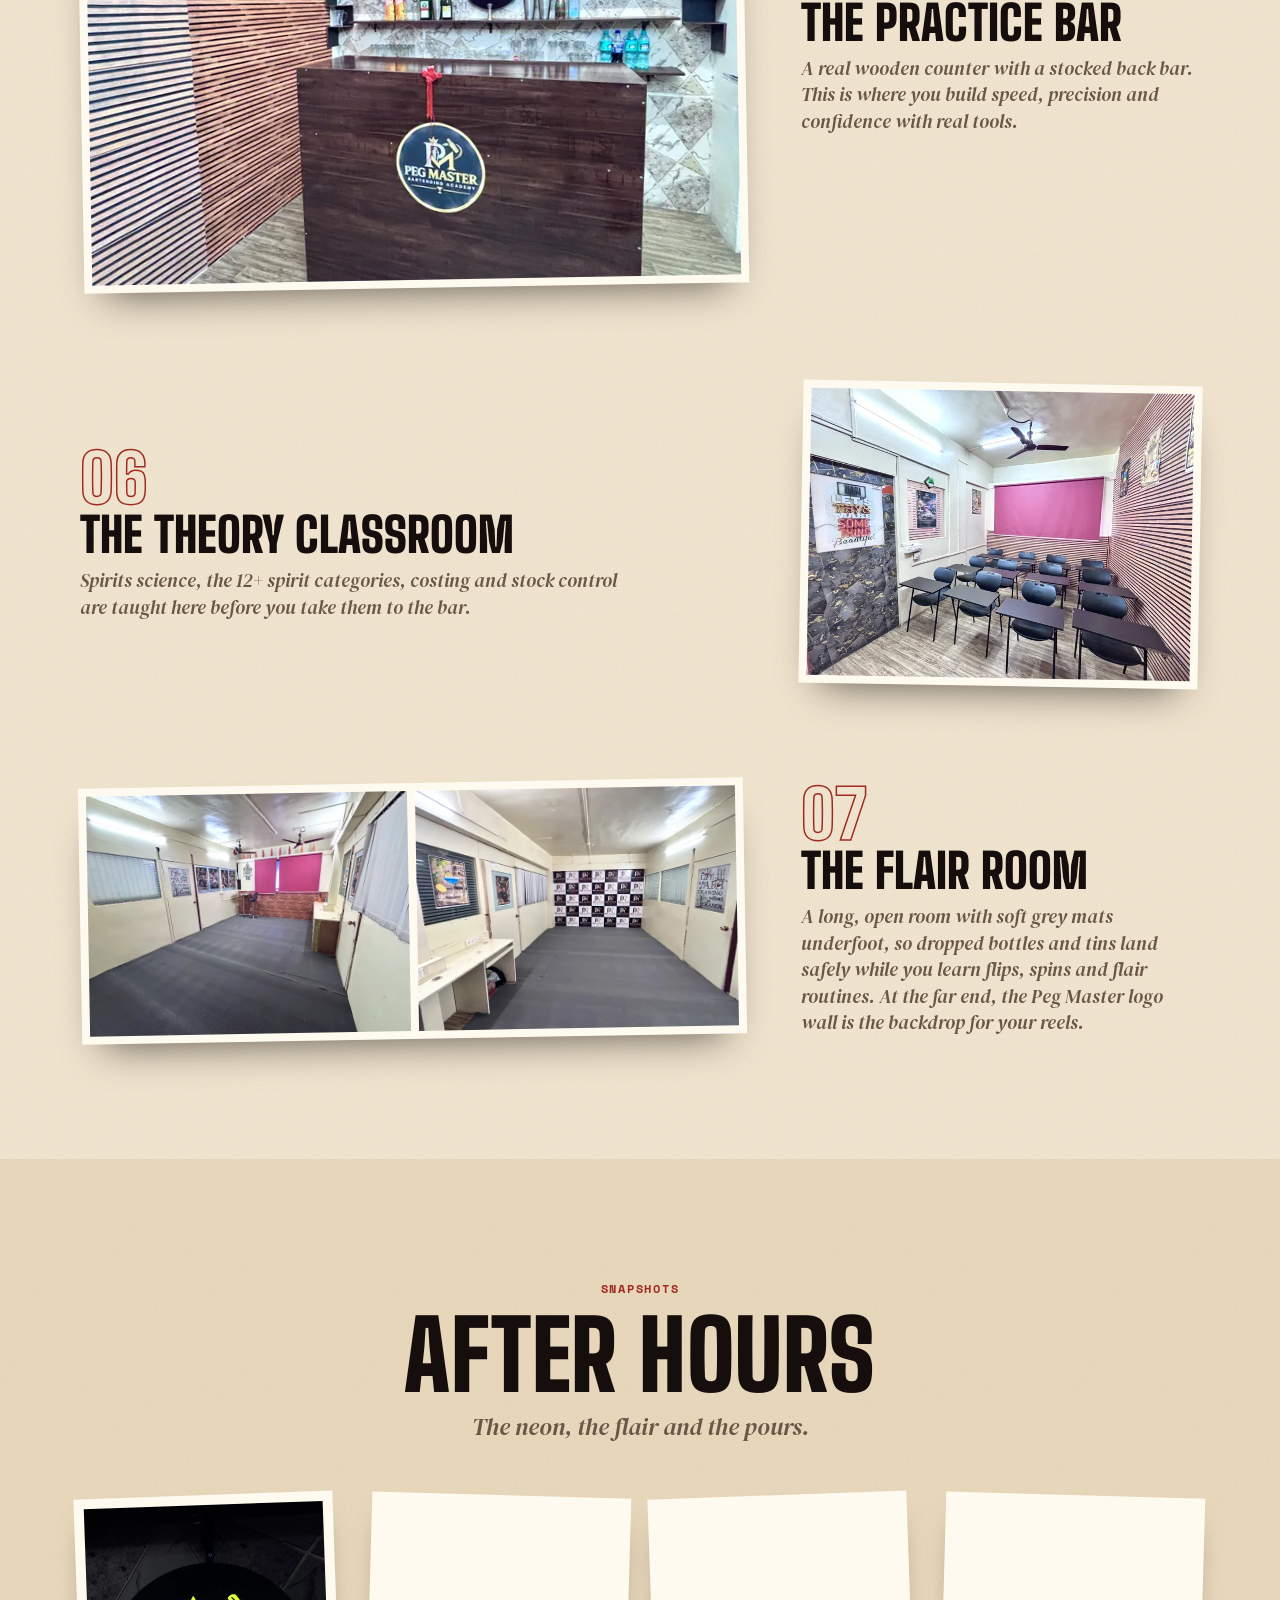
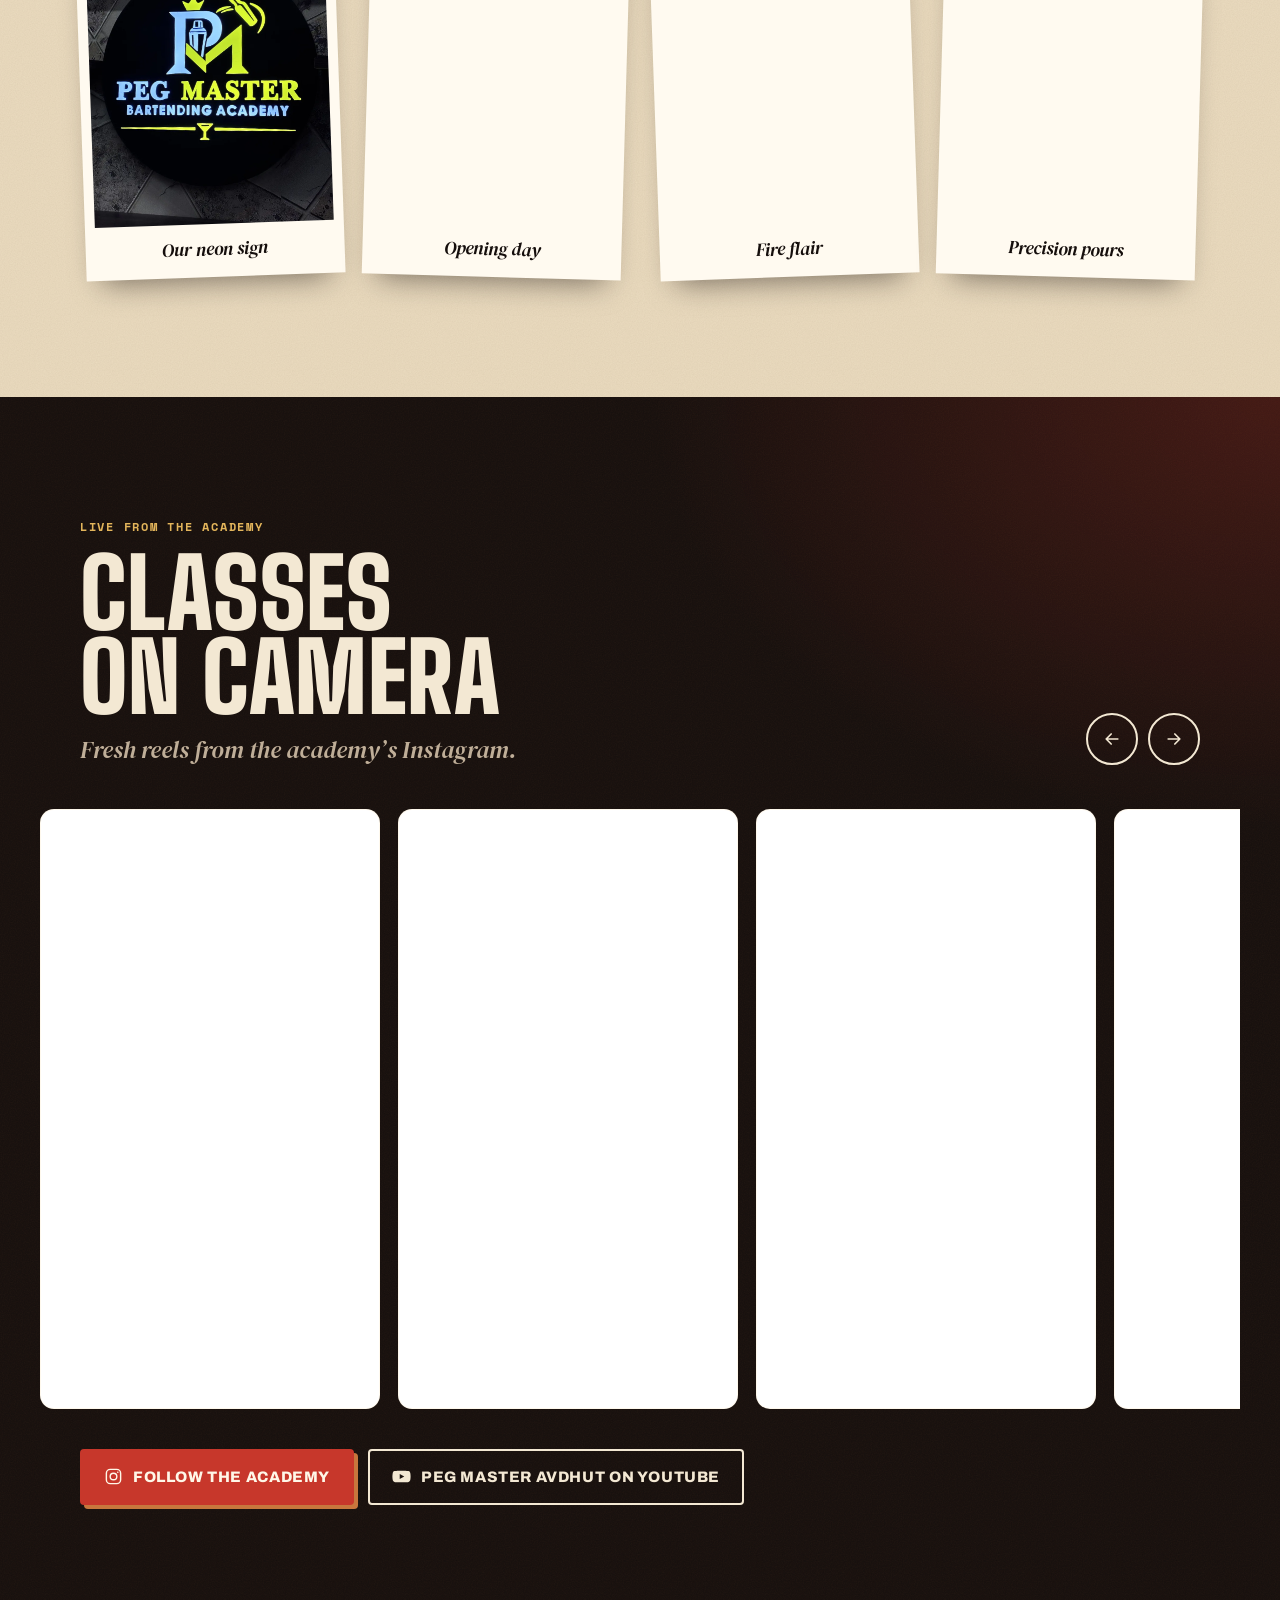
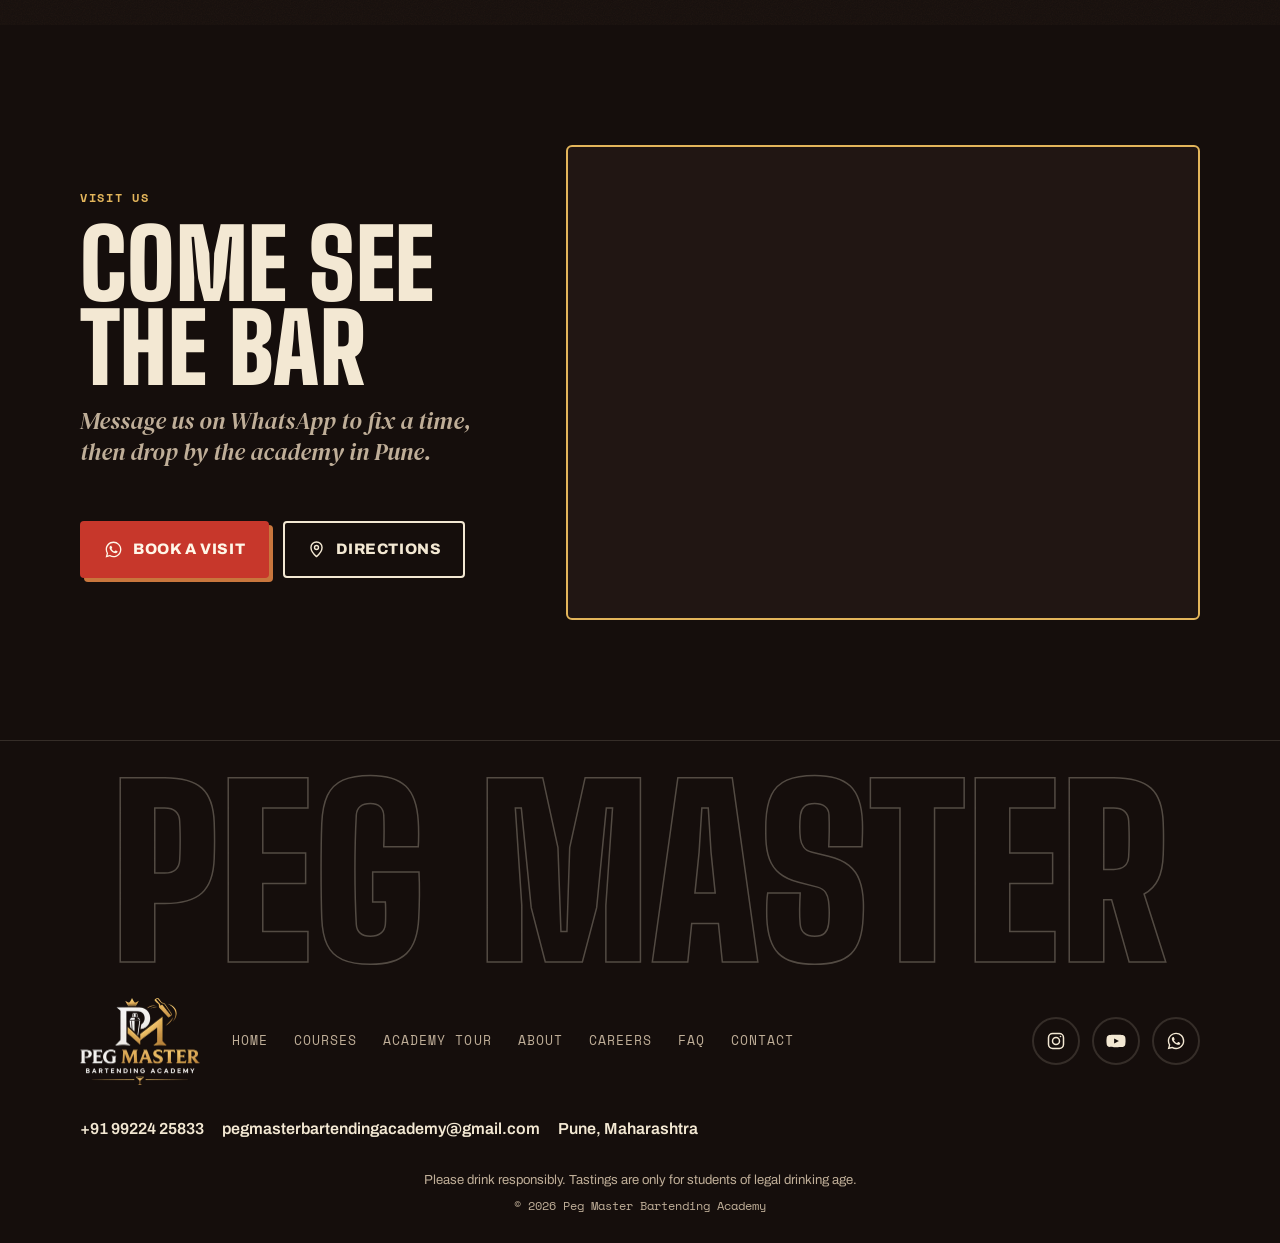
<file: tour.html>
<!doctype html>
<html lang="en-IN">
<head>
  <meta charset="utf-8">
  <meta name="viewport" content="width=device-width, initial-scale=1, viewport-fit=cover">
  <!-- Google Tag Manager -->
  <script>
    if (!/^(localhost|127\.0\.0\.1)$/.test(location.hostname)) {
      (function(w,d,s,l,i){w[l]=w[l]||[];w[l].push({'gtm.start':
      new Date().getTime(),event:'gtm.js'});var f=d.getElementsByTagName(s)[0],
      j=d.createElement(s),dl=l!='dataLayer'?'&l='+l:'';j.async=true;j.src=
      'https://www.googletagmanager.com/gtm.js?id='+i+dl;f.parentNode.insertBefore(j,f);
      })(window,document,'script','dataLayer','GTM-MRDVG5FH');
    }
  </script>
  <!-- End Google Tag Manager -->
  <title>Academy Tour: Practice Bar, Classroom &amp; Flair Room | Peg Master Academy Pune</title>
  <meta name="description" content="Take a photo tour of Peg Master Bartending Academy in Pune: practice bar, theory classroom, flair room and counselling room.">
  <link rel="canonical" href="https://pegmasterbartendingacademy.in/tour">
  <link rel="alternate" hreflang="en-IN" href="https://pegmasterbartendingacademy.in/tour">
  <link rel="alternate" hreflang="x-default" href="https://pegmasterbartendingacademy.in/tour">
  <meta name="robots" content="index, follow, max-image-preview:large, max-snippet:-1, max-video-preview:-1">
  <meta name="author" content="Peg Master Bartending Academy">
  <meta name="theme-color" content="#150e0c">
  <meta name="color-scheme" content="dark">

  <!-- Local search -->
  <meta name="geo.region" content="IN-MH">
  <meta name="geo.placename" content="Pune, Maharashtra, India">
  <meta name="geo.position" content="18.5598848;73.9126785">
  <meta name="ICBM" content="18.5598848, 73.9126785">

  <meta property="og:type" content="website">
  <meta property="og:site_name" content="Peg Master Bartending Academy">
  <meta property="og:title" content="Academy Tour: Practice Bar, Classroom &amp; Flair Room | Peg Master Academy Pune">
  <meta property="og:description" content="Take a photo tour of Peg Master Bartending Academy in Pune: practice bar, theory classroom, flair room and counselling room.">
  <meta property="og:url" content="https://pegmasterbartendingacademy.in/tour">
  <meta property="og:image" content="https://pegmasterbartendingacademy.in/assets/campus-entrance-1200.webp">
  <meta property="og:image:alt" content="Peg Master Bartending Academy entrance: logo wall with a Pune skyline mural next to the glass entry door">
  <meta property="og:locale" content="en_IN">
  <meta name="twitter:card" content="summary_large_image">
  <meta name="twitter:title" content="Academy Tour: Practice Bar, Classroom &amp; Flair Room | Peg Master Academy Pune">
  <meta name="twitter:description" content="Take a photo tour of Peg Master Bartending Academy in Pune: practice bar, theory classroom, flair room and counselling room.">
  <meta name="twitter:image" content="https://pegmasterbartendingacademy.in/assets/campus-entrance-1200.webp">

  <link rel="icon" href="/assets/favicon.ico" sizes="any">
  <link rel="icon" href="/assets/icon-192.png" type="image/png">
  <link rel="apple-touch-icon" href="/assets/apple-touch-icon.png">
  <link rel="manifest" href="/site.webmanifest">
  <link rel="alternate" type="text/plain" href="/llms.txt" title="Summary for AI assistants">

  <link rel="preconnect" href="https://fonts.googleapis.com">
  <link rel="preconnect" href="https://fonts.gstatic.com" crossorigin>
  <link rel="stylesheet" href="https://fonts.googleapis.com/css2?family=Archivo:wght@400;600;800&family=Big+Shoulders+Display:wght@800;900&family=DM+Serif+Display:ital@1&family=Space+Mono:wght@400;700&display=swap">
  <link rel="preload" as="image" href="/assets/IMG_9224.webp" fetchpriority="high">
  <link rel="stylesheet" href="/css/styles.css">
  <script>
    document.documentElement.classList.add("js");
    try { if (sessionStorage.getItem("pm-poured")) document.documentElement.classList.add("no-loader"); } catch (e) {}
  </script>

  <!-- Structured data (generated). Keep FAQ/course text in sync with the visible page. -->
  <script type="application/ld+json">
{
  "@context": "https://schema.org",
  "@graph": [
    {
      "@type": [
        "EducationalOrganization",
        "LocalBusiness"
      ],
      "@id": "https://pegmasterbartendingacademy.in/#organization",
      "name": "Peg Master Bartending Academy",
      "alternateName": [
        "Pegmaster",
        "Pegmaster Bartending Academy",
        "Peg Master Academy",
        "Peg Master Bartending and Mixology Academy"
      ],
      "url": "https://pegmasterbartendingacademy.in/",
      "logo": "https://pegmasterbartendingacademy.in/assets/logo.png",
      "image": [
        "https://pegmasterbartendingacademy.in/assets/og-image.jpg",
        "https://pegmasterbartendingacademy.in/assets/campus-reception-v2-1200.webp",
        "https://pegmasterbartendingacademy.in/assets/campus-practice-bar-v2-1200.webp"
      ],
      "description": "Bartending and mixology academy in Pune offering bartender training, mixology classes and flair hands-on at a real bar counter, founded by Peg Master Avdhut.",
      "slogan": "Pour. Flip. Fire.",
      "telephone": "+91-99224-25833",
      "email": "pegmasterbartendingacademy@gmail.com",
      "address": {
        "@type": "PostalAddress",
        "addressLocality": "Pune",
        "addressRegion": "Maharashtra",
        "addressCountry": "IN"
      },
      "areaServed": [
        {
          "@type": "City",
          "name": "Pune"
        },
        {
          "@type": "State",
          "name": "Maharashtra"
        }
      ],
      "contactPoint": {
        "@type": "ContactPoint",
        "contactType": "admissions",
        "telephone": "+91-99224-25833",
        "email": "pegmasterbartendingacademy@gmail.com",
        "url": "https://wa.me/919922425833"
      },
      "founder": {
        "@id": "https://pegmasterbartendingacademy.in/#founder"
      },
      "knowsAbout": [
        "Bartending",
        "Bartender training",
        "Mixology",
        "Molecular mixology",
        "Flair bartending",
        "Cocktails",
        "Spirits",
        "Bar operations",
        "Bar management",
        "Hospitality careers"
      ],
      "hasOfferCatalog": {
        "@type": "OfferCatalog",
        "name": "Bartending courses",
        "itemListElement": [
          {
            "@type": "Offer",
            "itemOffered": {
              "@id": "https://pegmasterbartendingacademy.in/courses#professional"
            }
          },
          {
            "@type": "Offer",
            "itemOffered": {
              "@id": "https://pegmasterbartendingacademy.in/courses#advanced"
            }
          }
        ]
      },
      "sameAs": [
        "https://www.instagram.com/pegmasterbartendingacademy/"
      ],
      "geo": {
        "@type": "GeoCoordinates",
        "latitude": 18.5598848,
        "longitude": 73.9126785
      },
      "hasMap": "https://maps.app.goo.gl/MyZ7cU93WrxZB9KKA",
      "priceRange": "₹25,000 – ₹45,000"
    },
    {
      "@type": "Person",
      "@id": "https://pegmasterbartendingacademy.in/#founder",
      "name": "Avdhut Mirkale",
      "alternateName": "Peg Master Avdhut",
      "jobTitle": "Founder and Bartending Mentor",
      "worksFor": {
        "@id": "https://pegmasterbartendingacademy.in/#organization"
      },
      "sameAs": [
        "https://www.instagram.com/peg_master_avdhut/",
        "https://www.youtube.com/@PegMasterAvdhut"
      ]
    },
    {
      "@type": "WebSite",
      "@id": "https://pegmasterbartendingacademy.in/#website",
      "url": "https://pegmasterbartendingacademy.in/",
      "name": "Peg Master Bartending Academy",
      "alternateName": [
        "Pegmaster",
        "Pegmaster Bartending Academy",
        "Peg Master Academy",
        "Peg Master Bartending and Mixology Academy"
      ],
      "inLanguage": "en-IN",
      "publisher": {
        "@id": "https://pegmasterbartendingacademy.in/#organization"
      }
    },
    {
      "@type": [
        "WebPage",
        "ImageGallery"
      ],
      "@id": "https://pegmasterbartendingacademy.in/tour#webpage",
      "url": "https://pegmasterbartendingacademy.in/tour",
      "name": "Academy Tour: Practice Bar, Classroom & Flair Room | Peg Master Academy Pune",
      "description": "Take a photo tour of Peg Master Bartending Academy in Pune: practice bar, theory classroom, flair room and counselling room.",
      "isPartOf": {
        "@id": "https://pegmasterbartendingacademy.in/#website"
      },
      "about": {
        "@id": "https://pegmasterbartendingacademy.in/#organization"
      },
      "inLanguage": "en-IN",
      "primaryImageOfPage": "https://pegmasterbartendingacademy.in/assets/campus-entrance-1200.webp",
      "breadcrumb": {
        "@id": "https://pegmasterbartendingacademy.in/tour#breadcrumb"
      }
    },
    {
      "@type": "BreadcrumbList",
      "@id": "https://pegmasterbartendingacademy.in/tour#breadcrumb",
      "itemListElement": [
        {
          "@type": "ListItem",
          "position": 1,
          "name": "Home",
          "item": "https://pegmasterbartendingacademy.in/"
        },
        {
          "@type": "ListItem",
          "position": 2,
          "name": "Academy Tour",
          "item": "https://pegmasterbartendingacademy.in/tour"
        }
      ]
    }
  ]
}
  </script>
</head>
<body data-page="tour">
  <!-- Google Tag Manager (noscript) -->
  <noscript><iframe src="https://www.googletagmanager.com/ns.html?id=GTM-MRDVG5FH" height="0" width="0" style="display:none;visibility:hidden" title="Google Tag Manager"></iframe></noscript>
  <!-- End Google Tag Manager (noscript) -->
  <a class="skip-link" href="#main">Skip to content</a>

  <!-- ============ LOADER: the logo fills like a poured glass ============ -->
  <div class="loader" aria-hidden="true">
    <div class="loader-glass">
      <span class="loader-stream"></span>
      <img class="loader-logo loader-logo--ghost" src="/assets/logo-sm.webp" alt="" width="240" height="175">
      <img class="loader-logo loader-logo--fill" src="/assets/logo-sm.webp" alt="" width="240" height="175">
    </div>
    <p class="loader-text">Pouring…</p>
  </div>

  <svg width="0" height="0" style="position:absolute" aria-hidden="true">
    <symbol id="i-whatsapp" viewBox="0 0 24 24"><path fill="currentColor" d="M12.04 2C6.58 2 2.13 6.45 2.13 11.91c0 1.75.46 3.45 1.32 4.95L2.05 22l5.25-1.38a9.9 9.9 0 0 0 4.74 1.21h.01c5.46 0 9.91-4.45 9.91-9.91 0-2.65-1.03-5.14-2.9-7.01A9.82 9.82 0 0 0 12.04 2Zm0 18.15h-.01a8.23 8.23 0 0 1-4.19-1.15l-.3-.18-3.12.82.83-3.04-.2-.31a8.2 8.2 0 0 1-1.26-4.38c0-4.54 3.7-8.24 8.25-8.24a8.2 8.2 0 0 1 5.83 2.42 8.18 8.18 0 0 1 2.41 5.83c0 4.54-3.7 8.23-8.24 8.23Zm4.52-6.16c-.25-.12-1.47-.72-1.69-.81-.23-.08-.39-.12-.56.13-.16.25-.64.81-.79.97-.14.17-.29.19-.54.06-.25-.12-1.05-.39-1.99-1.23-.74-.66-1.23-1.47-1.38-1.72-.14-.25-.01-.38.11-.51.11-.11.25-.29.37-.43.13-.15.17-.25.25-.42.08-.16.04-.31-.02-.43-.06-.13-.56-1.34-.76-1.84-.2-.48-.41-.42-.56-.43h-.48a.92.92 0 0 0-.67.31c-.23.25-.87.85-.87 2.07 0 1.22.89 2.4 1.01 2.56.12.17 1.75 2.67 4.24 3.74.59.26 1.05.41 1.41.52.6.19 1.13.16 1.56.1.48-.07 1.47-.6 1.67-1.18.21-.58.21-1.07.15-1.18-.06-.1-.23-.16-.48-.29Z"/></symbol>
    <symbol id="i-phone" viewBox="0 0 24 24"><path fill="none" stroke="currentColor" stroke-width="1.8" stroke-linecap="round" stroke-linejoin="round" d="M22 16.9v3a2 2 0 0 1-2.2 2 19.8 19.8 0 0 1-8.6-3.1 19.5 19.5 0 0 1-6-6A19.8 19.8 0 0 1 2.1 4.2 2 2 0 0 1 4.1 2h3a2 2 0 0 1 2 1.7c.1 1 .4 1.9.7 2.8a2 2 0 0 1-.4 2.1L8.1 9.9a16 16 0 0 0 6 6l1.3-1.3a2 2 0 0 1 2.1-.4c.9.3 1.8.6 2.8.7a2 2 0 0 1 1.7 2Z"/></symbol>
    <symbol id="i-instagram" viewBox="0 0 24 24"><g fill="none" stroke="currentColor" stroke-width="1.8"><rect x="3" y="3" width="18" height="18" rx="5"/><circle cx="12" cy="12" r="4.2"/><circle cx="17.4" cy="6.6" r="1" fill="currentColor" stroke="none"/></g></symbol>
    <symbol id="i-youtube" viewBox="0 0 24 24"><path fill="currentColor" d="M23 7.2a3 3 0 0 0-2.1-2.1C19 4.6 12 4.6 12 4.6s-7 0-8.9.5A3 3 0 0 0 1 7.2 31 31 0 0 0 .5 12a31 31 0 0 0 .5 4.8 3 3 0 0 0 2.1 2.1c1.9.5 8.9.5 8.9.5s7 0 8.9-.5a3 3 0 0 0 2.1-2.1c.4-1.6.5-4.8.5-4.8s0-3.2-.5-4.8ZM9.75 15.02V8.98L15.5 12l-5.75 3.02Z"/></symbol>
    <symbol id="i-menu" viewBox="0 0 24 24"><path fill="none" stroke="currentColor" stroke-width="2" stroke-linecap="round" d="M4 8h16M4 16h11"/></symbol>
    <symbol id="i-close" viewBox="0 0 24 24"><path fill="none" stroke="currentColor" stroke-width="2" stroke-linecap="round" d="M6 6l12 12M18 6 6 18"/></symbol>
    <symbol id="i-pin" viewBox="0 0 24 24"><g fill="none" stroke="currentColor" stroke-width="1.8" stroke-linecap="round" stroke-linejoin="round"><path d="M12 21s-7-6.1-7-11.5a7 7 0 0 1 14 0C19 14.9 12 21 12 21Z"/><circle cx="12" cy="9.5" r="2.5"/></g></symbol>
    <symbol id="i-mail" viewBox="0 0 24 24"><g fill="none" stroke="currentColor" stroke-width="1.8" stroke-linecap="round" stroke-linejoin="round"><rect x="3" y="5" width="18" height="14" rx="2"/><path d="m3.5 6.5 8.5 6.5 8.5-6.5"/></g></symbol>
    <symbol id="i-play" viewBox="0 0 24 24"><path fill="currentColor" d="M8 5.5v13l10.5-6.5L8 5.5Z"/></symbol>
    <symbol id="i-pause" viewBox="0 0 24 24"><path fill="currentColor" d="M7 5h3.5v14H7zM13.5 5H17v14h-3.5z"/></symbol>
    <symbol id="i-arrow" viewBox="0 0 24 24"><path fill="none" stroke="currentColor" stroke-width="2" stroke-linecap="round" stroke-linejoin="round" d="M5 12h14m-6-6 6 6-6 6"/></symbol>
    <symbol id="i-star" viewBox="0 0 24 24"><path fill="currentColor" d="M12 1.5 14 10l8.5 2-8.5 2-2 8.5-2-8.5-8.5-2L10 10z"/></symbol>
  </svg>

  <!-- ============ HEADER ============ -->
  <header class="site-header">
    <div class="container header-inner">
      <a class="brand" href="/" aria-label="Peg Master Bartending Academy, home">
        <img src="/assets/logo-sm.webp" alt="" width="240" height="175">
      </a>

      <nav class="nav" id="site-nav" aria-label="Main">
        <ul>
          <li><a href="/">Home</a></li>
          <li><a href="/courses">Courses</a></li>
          <li><a href="/tour" aria-current="page">Academy Tour</a></li>
          <li><a href="/about">About</a></li>
          <li><a href="/careers">Careers</a></li>
          <li><a href="/faq">FAQ</a></li>
          <li><a href="/contact">Contact</a></li>
        </ul>
        <div class="nav-social">
          <a href="https://www.instagram.com/pegmasterbartendingacademy/" target="_blank" rel="noopener" aria-label="Instagram"><svg class="icon" aria-hidden="true"><use href="#i-instagram"/></svg></a>
          <a href="https://www.youtube.com/@PegMasterAvdhut" target="_blank" rel="noopener" aria-label="YouTube"><svg class="icon" aria-hidden="true"><use href="#i-youtube"/></svg></a>
        </div>
      </nav>

      <a class="btn btn-red btn-sm header-cta" href="/contact">Book a Seat</a>
      <button class="nav-toggle" type="button" aria-controls="site-nav" aria-expanded="false" aria-label="Open menu">
        <svg class="icon icon-open" aria-hidden="true"><use href="#i-menu"/></svg>
        <svg class="icon icon-close" aria-hidden="true"><use href="#i-close"/></svg>
      </button>
    </div>
  </header>

  <main id="main">
    <section class="page-hero page-hero--media" aria-labelledby="page-title">
      <div class="container page-hero-grid">
        <div class="page-hero-copy">
          <nav class="crumbs" aria-label="Breadcrumb">
            <ol><li><a href="/">Home</a></li><li><span aria-current="page">Academy Tour</span></li></ol>
          </nav>
          <h1 id="page-title"><span class="kicker h1-kicker">Bartending Academy Tour · Pune<span class="sr-only">:</span></span> Step <span class="accent">Inside</span></h1>
          <p class="page-lead">Walk through the academy the way you would on your first day: from the front door to the practice bar.</p>
        </div>
        <div class="page-hero-media reveal">
          <figure class="tilt tilt--tall"><img src="/assets/IMG_9224.webp" alt="Illuminated Peg Master Bartending Academy neon sign" width="900" height="1200" fetchpriority="high"></figure>
        </div>
      </div>
    </section>

    <!-- ============ TOUR ============ -->
    <section class="section paper" aria-labelledby="tour-title">
      <div class="container">
        <header class="sec-head reveal">
          <p class="kicker">7 Stops</p>
          <h2 id="tour-title">The Walk-Through</h2>
          <p class="sec-lead">Every room has a job in your training.</p>
        </header>
        <ol class="tour">
          <li class="stop reveal" id="entrance">
            <figure class="stop-media"><img src="/assets/campus-entrance-1200.webp" srcset="/assets/campus-entrance-720.webp 720w, /assets/campus-entrance-1200.webp 1200w" sizes="(min-width: 960px) 55vw, 100vw" alt="Peg Master Bartending Academy entrance: logo wall with a Pune skyline mural next to the glass entry door" width="1200" height="900" loading="lazy" decoding="async"></figure>
            <div class="stop-copy">
              <span class="stop-no" aria-hidden="true">01</span>
              <h3>The Entrance</h3>
              <p>Find the gold Peg Master wall with the Pune skyline beneath it. The glass door beside it is your way in.</p>
            </div>
          </li>
          <li class="stop reveal" id="lobby">
            <figure class="stop-media"><img src="/assets/campus-lobby-1200.webp" srcset="/assets/campus-lobby-720.webp 720w, /assets/campus-lobby-1200.webp 1200w" sizes="(min-width: 960px) 55vw, 100vw" alt="Academy lobby seen through the Welcome to Peg Master Bartending Academy door, with a desk, chairs and benches" width="1200" height="900" loading="lazy" decoding="async"></figure>
            <div class="stop-copy">
              <span class="stop-no" aria-hidden="true">02</span>
              <h3>The Welcome Lobby</h3>
              <p>Step through the welcome door into the lobby. You can wait on the benches here before your counselling chat or your first class.</p>
            </div>
          </li>
          <li class="stop reveal" id="reception">
            <figure class="stop-media"><img src="/assets/campus-reception-v2-1200.webp" srcset="/assets/campus-reception-v2-720.webp 720w, /assets/campus-reception-v2-1200.webp 1200w" sizes="(min-width: 960px) 55vw, 100vw" alt="Reception with a large flair bartending mural reading India's Best Bartending Academy, a desk with a plant, and the counselling room sign" width="1200" height="900" loading="lazy" decoding="async"></figure>
            <div class="stop-copy">
              <span class="stop-no" aria-hidden="true">03</span>
              <h3>Reception &amp; the Flair Wall</h3>
              <p>The big flair mural sums up the academy: learn, practise, master and build your career. Visitors sign in at the desk.</p>
            </div>
          </li>
          <li class="stop reveal" id="counselling">
            <figure class="stop-media"><img src="/assets/campus-counselling-v2-1200.webp" srcset="/assets/campus-counselling-v2-720.webp 720w, /assets/campus-counselling-v2-1200.webp 1200w" sizes="(min-width: 960px) 55vw, 100vw" alt="Counselling room desk with a laptop, chairs for visitors and the Peg Master logo and certificates on the wall" width="1200" height="900" loading="lazy" decoding="async"></figure>
            <div class="stop-copy">
              <span class="stop-no" aria-hidden="true">04</span>
              <h3>The Counselling Room</h3>
              <p>Sit down with the team to talk through the two courses, fees, batch timings and where you want your career to go.</p>
            </div>
          </li>
          <li class="stop reveal" id="practice-bar">
            <figure class="stop-media"><img src="/assets/campus-practice-bar-v2-1200.webp" srcset="/assets/campus-practice-bar-v2-720.webp 720w, /assets/campus-practice-bar-v2-1200.webp 1200w" sizes="(min-width: 960px) 55vw, 100vw" alt="Practice bar: wooden bar counter in front of shelves stocked with spirit bottles and the Peg Master logo" width="1200" height="900" loading="lazy" decoding="async"></figure>
            <div class="stop-copy">
              <span class="stop-no" aria-hidden="true">05</span>
              <h3>The Practice Bar</h3>
              <p>A real wooden counter with a stocked back bar. This is where you build speed, precision and confidence with real tools.</p>
            </div>
          </li>
          <li class="stop reveal" id="classroom">
            <figure class="stop-media"><img src="/assets/campus-classroom-v2-1200.webp" srcset="/assets/campus-classroom-v2-720.webp 720w, /assets/campus-classroom-v2-1200.webp 1200w" sizes="(min-width: 960px) 55vw, 100vw" alt="Theory classroom with rows of student desk chairs facing a pink window blind, with framed posters on the walls" width="1200" height="900" loading="lazy" decoding="async"></figure>
            <div class="stop-copy">
              <span class="stop-no" aria-hidden="true">06</span>
              <h3>The Theory Classroom</h3>
              <p>Spirits science, the 12+ spirit categories, costing and stock control are taught here before you take them to the bar.</p>
            </div>
          </li>
          <li class="stop reveal" id="flair-room">
            <figure class="stop-media stop-media--pair"><img src="/assets/campus-flair-room-v2-1200.webp" srcset="/assets/campus-flair-room-v2-720.webp 720w, /assets/campus-flair-room-v2-1200.webp 1200w" sizes="(min-width: 960px) 28vw, 100vw" alt="Flair room with grey safety mats, framed posters, a high table with a stool and pink window blinds" width="1200" height="900" loading="lazy" decoding="async"><img src="/assets/campus-flair-room-wall-v2-1200.webp" srcset="/assets/campus-flair-room-wall-v2-720.webp 720w, /assets/campus-flair-room-wall-v2-1200.webp 1200w" sizes="(min-width: 960px) 28vw, 100vw" alt="The other end of the flair room: grey safety mats and a wall of Peg Master logos used as a photo backdrop" width="1200" height="900" loading="lazy" decoding="async"></figure>
            <div class="stop-copy">
              <span class="stop-no" aria-hidden="true">07</span>
              <h3>The Flair Room</h3>
              <p>A long, open room with soft grey mats underfoot, so dropped bottles and tins land safely while you learn flips, spins and flair routines. At the far end, the Peg Master logo wall is the backdrop for your reels.</p>
            </div>
          </li>
        </ol>
      </div>
    </section>

    <!-- ============ SNAPSHOTS ============ -->
    <section class="section paper-2" id="gallery" aria-labelledby="gallery-title">
      <div class="container">
        <header class="sec-head reveal">
          <p class="kicker">Snapshots</p>
          <h2 id="gallery-title">After Hours</h2>
          <p class="sec-lead">The neon, the flair and the pours.</p>
        </header>
        <div class="gallery-wrap">
          <div class="gallery" role="region" tabindex="0" aria-label="Academy photo gallery, scroll sideways for more">
            <figure class="snap reveal"><img src="/assets/IMG_9224.webp" alt="Illuminated Peg Master Bartending Academy neon sign" width="900" height="1200" loading="lazy" decoding="async"><figcaption>Our neon sign</figcaption></figure>
            <figure class="snap reveal"><img src="/assets/IMG_9214.webp" alt="Academy entrance with the flair mural, bar counter and welcome board" width="1200" height="900" loading="lazy" decoding="async"><figcaption>Opening day</figcaption></figure>
            <figure class="snap reveal"><img src="/assets/flair.webp" alt="Fire flair performance with a flaming bottle mid-air" width="676" height="1155" loading="lazy" decoding="async"><figcaption>Fire flair</figcaption></figure>
            <figure class="snap reveal"><img src="/assets/pour.webp" alt="Bartender straining a cocktail through a fine strainer" width="676" height="1155" loading="lazy" decoding="async"><figcaption>Precision pours</figcaption></figure>
          </div>
        </div>
      </div>
    </section>

    <!-- ============ INSTAGRAM REELS ============ -->
    <section class="section reels-section" id="reels" aria-labelledby="reels-title">
      <div class="container">
        <div class="reels-head">
          <header class="sec-head sec-head--left reveal">
            <p class="kicker">Live From the Academy</p>
            <h2 id="reels-title">Classes on Camera</h2>
            <p class="sec-lead">Fresh reels from the academy’s Instagram.</p>
          </header>
          <div class="reels-nav" aria-hidden="true">
            <button class="reels-arrow" type="button" data-dir="-1" tabindex="-1"><svg class="icon" style="transform:rotate(180deg)"><use href="#i-arrow"/></svg></button>
            <button class="reels-arrow" type="button" data-dir="1" tabindex="-1"><svg class="icon"><use href="#i-arrow"/></svg></button>
          </div>
        </div>
        <div class="reels" role="region" tabindex="0" aria-label="Instagram reels, scroll sideways for more">
          <ul class="reels-list ig-list">
          <li class="ig-card">
            <iframe src="https://www.instagram.com/reel/DfbWfRgMqfW/embed/" title="Peg Master Bartending Academy Instagram reel 1" loading="lazy" scrolling="no" allowtransparency="true" allow="encrypted-media; picture-in-picture; fullscreen"></iframe>
          </li>
          <li class="ig-card">
            <iframe src="https://www.instagram.com/reel/DfZNZ2mM-xZ/embed/" title="Peg Master Bartending Academy Instagram reel 2" loading="lazy" scrolling="no" allowtransparency="true" allow="encrypted-media; picture-in-picture; fullscreen"></iframe>
          </li>
          <li class="ig-card">
            <iframe src="https://www.instagram.com/reel/DfW1fjHJhxk/embed/" title="Peg Master Bartending Academy Instagram reel 3" loading="lazy" scrolling="no" allowtransparency="true" allow="encrypted-media; picture-in-picture; fullscreen"></iframe>
          </li>
          <li class="ig-card">
            <iframe src="https://www.instagram.com/reel/DfWcHEBMtI2/embed/" title="Peg Master Bartending Academy Instagram reel 4" loading="lazy" scrolling="no" allowtransparency="true" allow="encrypted-media; picture-in-picture; fullscreen"></iframe>
          </li>
          <li class="ig-card">
            <iframe src="https://www.instagram.com/reel/DfRYLnSs6BI/embed/" title="Peg Master Bartending Academy Instagram reel 5" loading="lazy" scrolling="no" allowtransparency="true" allow="encrypted-media; picture-in-picture; fullscreen"></iframe>
          </li>
          <li class="ig-card">
            <iframe src="https://www.instagram.com/reel/DfPDOKksH2A/embed/" title="Peg Master Bartending Academy Instagram reel 6" loading="lazy" scrolling="no" allowtransparency="true" allow="encrypted-media; picture-in-picture; fullscreen"></iframe>
          </li>
          <li class="ig-card">
            <iframe src="https://www.instagram.com/reel/DfNAHLBMPld/embed/" title="Peg Master Bartending Academy Instagram reel 7" loading="lazy" scrolling="no" allowtransparency="true" allow="encrypted-media; picture-in-picture; fullscreen"></iframe>
          </li>
          </ul>
        </div>
        <div class="reels-cta reveal">
          <a class="btn btn-red" href="https://www.instagram.com/pegmasterbartendingacademy/" target="_blank" rel="noopener"><svg class="icon" aria-hidden="true"><use href="#i-instagram"/></svg> Follow the Academy</a>
          <a class="btn btn-line" href="https://www.youtube.com/@PegMasterAvdhut" target="_blank" rel="noopener"><svg class="icon" aria-hidden="true"><use href="#i-youtube"/></svg> Peg Master Avdhut on YouTube</a>
        </div>
      </div>
    </section>

    <!-- ============ VISIT ============ -->
    <section class="section ink" id="visit" aria-labelledby="visit-title">
      <div class="container visit-layout">
        <header class="sec-head sec-head--left reveal">
          <p class="kicker">Visit Us</p>
          <h2 id="visit-title">Come See the Bar</h2>
          <p class="sec-lead">Message us on WhatsApp to fix a time, then drop by the academy in Pune.</p>
          <div class="cta-actions">
            <a class="btn btn-red" href="https://wa.me/919922425833?text=Hi%20Peg%20Master%2C%20I%27d%20like%20to%20visit%20the%20academy." target="_blank" rel="noopener"><svg class="icon" aria-hidden="true"><use href="#i-whatsapp"/></svg> Book a Visit</a>
            <a class="btn btn-line" href="https://maps.app.goo.gl/MyZ7cU93WrxZB9KKA" target="_blank" rel="noopener"><svg class="icon" aria-hidden="true"><use href="#i-pin"/></svg> Directions</a>
          </div>
        </header>
        <div class="map-frame reveal">
          <iframe src="https://www.google.com/maps?q=18.5598848,73.9126785&amp;z=16&amp;output=embed" title="Map showing Peg Master Bartending Academy in Pune" loading="lazy" referrerpolicy="no-referrer-when-downgrade" allowfullscreen></iframe>
        </div>
      </div>
    </section>
  </main>

  <!-- ============ POPUP: admissions open (main.js shows it once per visit) ============ -->
  <dialog class="promo" aria-labelledby="promo-title">
    <button class="promo-close" type="button" aria-label="Close"><svg class="icon" aria-hidden="true"><use href="#i-close"/></svg></button>
    <p class="kicker">Admissions Open <span aria-hidden="true">✦</span> Pune</p>
    <h2 id="promo-title">Your Seat at the Bar</h2>
    <p class="promo-lead">Special introductory fees on both courses. Message us for the next batch dates.</p>
    <ul class="promo-fees">
      <li><span>3-Month Professional</span><s>₹35,000</s> <strong>₹25,000/-</strong></li>
      <li><span>6-Month Advanced</span><s>₹60,000</s> <strong>₹45,000/-</strong></li>
    </ul>
    <div class="promo-actions">
      <a class="btn btn-red btn-block" href="https://wa.me/919922425833?text=Hi%20Peg%20Master%2C%20I%27d%20like%20to%20know%20about%20your%20bartending%20courses." target="_blank" rel="noopener"><svg class="icon" aria-hidden="true"><use href="#i-whatsapp"/></svg> Enquire on WhatsApp</a>
      <a class="btn btn-ink-line btn-block" href="/contact">Fill the Enquiry Slip</a>
    </div>
  </dialog>

  <!-- ============ FOOTER ============ -->
  <footer class="site-footer">
    <div class="container">
      <p class="wordmark" aria-hidden="true" translate="no">Peg Master</p>
      <div class="footer-inner">
        <a href="/" aria-label="Peg Master Bartending Academy, home"><img src="/assets/logo-sm.webp" alt="" width="240" height="175" loading="lazy" class="footer-logo"></a>
        <nav aria-label="Footer">
          <ul class="footer-links">
            <li><a href="/">Home</a></li>
            <li><a href="/courses">Courses</a></li>
            <li><a href="/tour">Academy Tour</a></li>
            <li><a href="/about">About</a></li>
            <li><a href="/careers">Careers</a></li>
            <li><a href="/faq">FAQ</a></li>
            <li><a href="/contact">Contact</a></li>
          </ul>
        </nav>
        <div class="footer-social">
          <a href="https://www.instagram.com/pegmasterbartendingacademy/" target="_blank" rel="noopener" aria-label="Instagram"><svg class="icon" aria-hidden="true"><use href="#i-instagram"/></svg></a>
          <a href="https://www.youtube.com/@PegMasterAvdhut" target="_blank" rel="noopener" aria-label="YouTube"><svg class="icon" aria-hidden="true"><use href="#i-youtube"/></svg></a>
          <a href="https://wa.me/919922425833" target="_blank" rel="noopener" aria-label="WhatsApp"><svg class="icon" aria-hidden="true"><use href="#i-whatsapp"/></svg></a>
        </div>
      </div>
      <address class="footer-contact">
        <a href="tel:+919922425833">+91 99224 25833</a>
        <a href="mailto:pegmasterbartendingacademy@gmail.com">pegmasterbartendingacademy@gmail.com</a>
        <a href="https://maps.app.goo.gl/MyZ7cU93WrxZB9KKA" target="_blank" rel="noopener">Pune, Maharashtra</a>
      </address>
      <p class="footer-note">Please drink responsibly. Tastings are only for students of legal drinking age.</p>
      <p class="copyright">© <span id="year">2026</span> <span translate="no">Peg Master</span> Bartending Academy</p>
    </div>
  </footer>

  <!-- ============ MOBILE ACTION BAR ============ -->
  <div class="action-bar" role="region" aria-label="Quick contact">
    <a class="action-call" href="tel:+919922425833"><svg class="icon" aria-hidden="true"><use href="#i-phone"/></svg> Call</a>
    <a class="action-wa" href="https://wa.me/919922425833?text=Hi%20Peg%20Master%2C%20I%27d%20like%20to%20know%20about%20your%20bartending%20courses." target="_blank" rel="noopener"><svg class="icon" aria-hidden="true"><use href="#i-whatsapp"/></svg> WhatsApp Us</a>
  </div>

  <script src="/js/analytics.js" defer></script>
  <script src="/js/main.js" defer></script>
</body>
</html>
</file>
<file: css/styles.css>
/* =========================================================
   Peg Master Bartending Academy — "the bar after dark"
   Mobile-first. Ink (night bar) / paper (menu card) / red (bitters).
   ========================================================= */

:root {
  --ink: #150e0c;
  --ink-2: #211613;
  --paper: #f3e8d3;
  --paper-2: #eadbbf;
  --paper-hi: #fffaf0;
  --cream: #fff7e8;
  --red: #c7372b;
  --red-ink: #a12a20;
  --red-bright: #ff6a4d;
  --copper: #c8763d;
  --gold: #e3b55b;
  --muted-ink: #bfae98;
  --muted-paper: #6a5647;
  --line-dark: rgba(243, 232, 211, 0.14);
  --line-paper: rgba(21, 14, 12, 0.2);
  --field-border: #8a7462;
  --wa: #25d366;
  --focus: var(--gold);

  --f-display: "Big Shoulders Display", "Arial Narrow", Impact, sans-serif;
  --f-serif: "DM Serif Display", Georgia, serif;
  --f-body: "Archivo", system-ui, -apple-system, "Segoe UI", Roboto, sans-serif;
  --f-mono: "Space Mono", ui-monospace, "Courier New", monospace;

  --header-h: 64px;
  --bar-h: 68px;
  --gutter: 18px;
  --safe-b: env(safe-area-inset-bottom, 0px);
  --grain: url("data:image/svg+xml,%3Csvg xmlns='http://www.w3.org/2000/svg' width='180' height='180'%3E%3Cfilter id='n'%3E%3CfeTurbulence type='fractalNoise' baseFrequency='.85' numOctaves='3' stitchTiles='stitch'/%3E%3CfeColorMatrix values='0 0 0 0 .25 0 0 0 0 .15 0 0 0 0 .08 0 0 0 .09 0'/%3E%3C/filter%3E%3Crect width='100%25' height='100%25' filter='url(%23n)'/%3E%3C/svg%3E");

  color-scheme: dark;
}

/* ---------- Reset & base ---------- */
*, *::before, *::after { box-sizing: border-box; }
* { margin: 0; }
html {
  -webkit-text-size-adjust: 100%;
  scroll-behavior: smooth;
  scroll-padding-top: calc(var(--header-h) + 8px);
  scroll-padding-bottom: calc(var(--bar-h) + var(--safe-b) + 8px);
  overflow-x: clip;
}
body {
  background: var(--ink);
  color: var(--paper);
  font-family: var(--f-body);
  font-size: 1rem;
  line-height: 1.6;
  -webkit-font-smoothing: antialiased;
  overflow-x: clip;
  padding-bottom: calc(var(--bar-h) + var(--safe-b));
  -webkit-tap-highlight-color: rgba(199, 55, 43, 0.25);
}
img, video, svg { display: block; max-width: 100%; }
img, video { height: auto; }
a { color: inherit; }
a, button, input, select, textarea, summary, label { touch-action: manipulation; }
button, input, select, textarea { font: inherit; color: inherit; }
ul, ol { padding: 0; list-style: none; }
h1, h2, h3 { line-height: 1; text-wrap: balance; font-weight: 800; }
p { text-wrap: pretty; }
strong { font-weight: 800; }

:focus-visible { outline: 3px solid var(--focus); outline-offset: 3px; border-radius: 3px; }

.icon { width: 1.25em; height: 1.25em; flex: none; }
.sr-only {
  position: absolute; width: 1px; height: 1px; padding: 0; margin: -1px;
  overflow: hidden; clip: rect(0 0 0 0); white-space: nowrap; border: 0;
}
.skip-link {
  position: absolute; left: 12px; top: -60px; z-index: 200;
  background: var(--red); color: var(--cream);
  padding: 10px 16px; font-weight: 800; text-decoration: none;
  transition: transform 0.2s;
}
.skip-link:focus-visible { transform: translateY(72px); }

.container {
  width: 100%; max-width: 1200px; margin-inline: auto;
  padding-inline: max(var(--gutter), env(safe-area-inset-left)) max(var(--gutter), env(safe-area-inset-right));
}
.container--narrow { max-width: 820px; }
.center { text-align: center; margin-top: 32px; }

/* ---------- Surfaces ---------- */
.ink { background: var(--ink); color: var(--paper); }
.paper, .paper-2 { color: var(--ink); --focus: var(--red-ink); }
.paper { background: var(--grain), var(--paper); }
.paper-2 { background: var(--grain), var(--paper-2); }
.red { background: var(--grain), var(--red); color: var(--cream); --focus: var(--cream); }

/* ---------- Type ---------- */
.kicker {
  font-family: var(--f-mono); font-size: 0.78rem; font-weight: 700;
  letter-spacing: 0.14em; text-transform: uppercase;
  color: var(--gold); margin-bottom: 14px;
}
.paper .kicker, .paper-2 .kicker { color: var(--red-ink); }
.h1-kicker { display: block; font-style: normal; line-height: 1.4; }
.red .kicker { color: var(--cream); }

.sec-head { text-align: center; max-width: 720px; margin: 0 auto 40px; }
.sec-head--left { text-align: left; margin-inline: 0; }
.sec-head h2 {
  font-family: var(--f-display); font-weight: 900; text-transform: uppercase;
  font-size: clamp(3rem, 15vw, 6rem); line-height: 0.88; letter-spacing: 0.005em;
}
.sec-lead {
  margin-top: 14px; font-family: var(--f-serif); font-style: italic;
  font-size: clamp(1.2rem, 4.6vw, 1.5rem); line-height: 1.3; color: var(--muted-ink);
}
.paper .sec-lead, .paper-2 .sec-lead { color: var(--muted-paper); }
.note { margin-top: 22px; text-align: center; font-family: var(--f-mono); font-size: 0.82rem; color: var(--muted-paper); }

/* ---------- Buttons ---------- */
.btn {
  display: inline-flex; align-items: center; justify-content: center; gap: 10px;
  min-height: 54px; padding: 14px 22px;
  border-radius: 4px; border: 2px solid transparent;
  font-family: var(--f-body); font-weight: 800; font-size: 0.95rem;
  letter-spacing: 0.04em; text-transform: uppercase; white-space: nowrap;
  text-decoration: none; cursor: pointer;
  transition: transform 0.15s ease, box-shadow 0.15s ease, background-color 0.2s, color 0.2s, border-color 0.2s;
}
.btn-red { background: var(--red); color: var(--cream); box-shadow: 4px 4px 0 var(--copper); }
.btn-ink { background: var(--ink); color: var(--paper); box-shadow: 4px 4px 0 var(--red); }
.btn-red:hover, .btn-ink:hover { transform: translate(-2px, -2px); }
.btn-red:hover { box-shadow: 6px 6px 0 var(--copper); }
.btn-ink:hover { box-shadow: 6px 6px 0 var(--red); }
.btn-red:active, .btn-ink:active { transform: translate(3px, 3px); box-shadow: 1px 1px 0 var(--copper); }
.btn-line { border-color: var(--paper); color: var(--paper); }
.btn-line:hover { background: var(--paper); color: var(--ink); }
.btn-ink-line { border-color: var(--ink); color: var(--ink); }
.btn-ink-line:hover { background: var(--ink); color: var(--paper); }
.btn-sm { min-height: 46px; padding: 10px 16px; font-size: 0.85rem; }
.btn-block { width: 100%; }

/* ---------- Loader ---------- */
.loader { display: none; }
.js .loader {
  position: fixed; inset: 0; z-index: 300;
  display: grid; place-content: center; justify-items: center; gap: 22px;
  background: var(--grain), var(--ink);
  border-bottom: 8px solid var(--red);
  transition: transform 0.75s cubic-bezier(0.77, 0, 0.18, 1);
}
.no-loader .loader { display: none; }
.loader.is-done { transform: translateY(calc(-100% - 8px)); }
.loader-glass { position: relative; width: min(56vw, 230px); }
.loader-logo { width: 100%; height: auto; }
.loader-logo--ghost { opacity: 0.14; filter: grayscale(1); }
.loader-logo--fill {
  position: absolute; inset: 0;
  clip-path: inset(100% 0 0 0);
  animation: pour-fill 1.25s 0.35s cubic-bezier(0.55, 0, 0.3, 1) forwards;
}
.loader-stream {
  position: absolute; left: 50%; bottom: 30%; width: 3px; height: 100vh;
  margin-left: -1.5px; border-radius: 2px;
  background: linear-gradient(var(--gold), var(--copper));
  transform-origin: top; transform: scaleY(0);
  animation: pour-stream 1.6s 0.05s ease-in-out forwards;
}
.loader-text {
  font-family: var(--f-mono); font-size: 0.78rem; letter-spacing: 0.3em;
  text-transform: uppercase; color: var(--muted-ink);
}
@keyframes pour-fill { to { clip-path: inset(0 0 0 0); } }
@keyframes pour-stream {
  0% { transform: scaleY(0); opacity: 1; }
  25% { transform: scaleY(1); opacity: 1; }
  80% { transform: scaleY(1); opacity: 1; }
  100% { transform: scaleY(1); opacity: 0; }
}

/* ---------- Header ---------- */
.site-header {
  position: sticky; top: 0; z-index: 50; height: var(--header-h);
  background: rgba(21, 14, 12, 0.86);
  backdrop-filter: blur(12px); -webkit-backdrop-filter: blur(12px);
  border-bottom: 1px solid transparent;
  transition: border-color 0.3s;
}
.site-header.is-scrolled { border-bottom-color: var(--line-dark); }
.header-inner { height: 100%; display: flex; align-items: center; gap: 12px; }
.brand { display: block; margin-right: auto; }
.brand img { width: 74px; height: auto; }
.header-cta { display: none; }

.nav-toggle {
  display: inline-grid; place-items: center; width: 48px; height: 48px; margin-right: -8px;
  background: none; border: 0; cursor: pointer; color: var(--paper);
}
.nav-toggle .icon { width: 28px; height: 28px; }
.nav-toggle .icon-close { display: none; }
.nav-open .nav-toggle .icon-open { display: none; }
.nav-open .nav-toggle .icon-close { display: block; }

.nav {
  position: fixed; inset: var(--header-h) 0 0 0;
  background: var(--grain), var(--ink);
  padding: 20px var(--gutter) calc(32px + var(--safe-b));
  display: flex; flex-direction: column; justify-content: space-between; gap: 28px;
  overflow-y: auto; overscroll-behavior: contain;
  opacity: 0; visibility: hidden; transform: translateY(-10px);
  transition: opacity 0.25s ease, transform 0.25s ease, visibility 0s linear 0.25s;
}
.nav-open .nav { opacity: 1; visibility: visible; transform: none; transition-delay: 0s; }
.nav ul a {
  display: block; padding: 10px 0;
  font-family: var(--f-display); font-weight: 900; text-transform: uppercase;
  font-size: clamp(2.4rem, 12vw, 3.4rem); line-height: 1;
  text-decoration: none; transition: color 0.2s;
}
.nav ul a:hover { color: var(--red-bright); }
.nav-social { display: flex; gap: 12px; }
.nav-social a, .footer-social a {
  display: inline-grid; place-items: center; width: 48px; height: 48px;
  border: 2px solid var(--line-dark); border-radius: 50%;
  transition: color 0.2s, border-color 0.2s;
}
.nav-social a:hover, .footer-social a:hover { color: var(--gold); border-color: var(--gold); }
body.nav-open { overflow: hidden; }

/* ---------- Hero ---------- */
.hero {
  position: relative; overflow: hidden;
  background:
    radial-gradient(120% 60% at 90% 70%, rgba(199, 55, 43, 0.28), transparent 60%),
    radial-gradient(80% 40% at 0% 0%, rgba(200, 118, 61, 0.14), transparent 70%),
    var(--grain), var(--ink);
  padding-block: 36px 56px;
}
.hero-grid { display: grid; gap: 40px; }
.hero h1 {
  font-family: var(--f-display); font-weight: 900; text-transform: uppercase;
  font-size: clamp(5rem, 30vw, 11.5rem); line-height: 0.8; letter-spacing: -0.005em;
}
.h1-line { display: block; }
.h1-indent { padding-left: 0.42em; color: transparent; -webkit-text-stroke: 2px var(--paper); }
.h1-fire {
  background: linear-gradient(95deg, var(--red-bright) 10%, var(--copper) 55%, var(--gold) 95%);
  -webkit-background-clip: text; background-clip: text; color: transparent;
}
.hero-lead { margin-top: 24px; font-size: 1.1rem; max-width: 30em; color: #e9dcc6; }
.hero-actions { display: flex; flex-direction: column; gap: 14px; margin-top: 28px; }
.hero-proof { display: flex; flex-wrap: wrap; gap: 6px 0; margin-top: 30px; }
.hero-proof li + li { border-left: 1px solid var(--line-dark); }
.hero-proof a {
  display: inline-flex; align-items: baseline; gap: 12px; min-height: 44px; padding: 2px 0; text-decoration: none;
}
.hero-proof li + li a { padding-left: 22px; }
.hero-proof strong { font-family: var(--f-display); font-size: clamp(2.4rem, 6vw, 3rem); line-height: 1; color: var(--gold); font-variant-numeric: tabular-nums; }
.hero-proof span { font-family: var(--f-mono); font-size: 0.85rem; font-weight: 700; letter-spacing: 0.12em; text-transform: uppercase; color: var(--muted-ink); }
.hero-proof a:hover strong { color: var(--paper); }

.hero-visual { position: relative; width: min(82%, 400px); margin-left: auto; margin-right: 4px; }
.arch {
  position: relative; aspect-ratio: 3 / 4.2;
  border-radius: 999px 999px 10px 10px; overflow: hidden;
  outline: 1.5px solid var(--gold); outline-offset: 8px;
  background: var(--ink-2);
}
.hero-video { width: 100%; height: 100%; object-fit: cover; object-position: center 30%; }
.video-toggle {
  position: absolute; bottom: 14px; right: 14px; z-index: 2;
  width: 44px; height: 44px; display: grid; place-items: center;
  border-radius: 50%; border: 1px solid rgba(255, 247, 232, 0.4);
  background: rgba(21, 14, 12, 0.6); color: var(--cream); cursor: pointer;
  transition: background-color 0.2s;
}
.video-toggle:hover { background: rgba(21, 14, 12, 0.9); }
.video-toggle .icon { width: 18px; height: 18px; }
.video-toggle .icon-play, .video-toggle[aria-pressed="true"] .icon-pause { display: none; }
.video-toggle[aria-pressed="true"] .icon-play { display: block; }

.badge-wrap {
  position: absolute; left: -22%; bottom: 12%; width: 118px; height: 118px;
  filter: drop-shadow(0 10px 18px rgba(0, 0, 0, 0.45));
}
.badge { width: 100%; height: 100%; will-change: transform; }
.badge-bg { fill: var(--red); }
.badge text { fill: var(--cream); font-family: var(--f-mono); font-size: 10.5px; font-weight: 700; letter-spacing: 0.06em; }
.badge-star { color: var(--gold); }

/* Hero intro (after loader) */
.js .h1-line, .js .hero-lead, .js .hero-actions, .js .hero-proof {
  opacity: 0; transform: translateY(24px);
  transition: opacity 0.7s ease, transform 0.7s cubic-bezier(0.2, 0.7, 0.2, 1);
}
.js .hero-visual { opacity: 0; transform: scale(0.96); transition: opacity 0.9s ease 0.35s, transform 0.9s cubic-bezier(0.2, 0.7, 0.2, 1) 0.35s; }
.is-ready .h1-line, .is-ready .hero-lead, .is-ready .hero-actions, .is-ready .hero-proof, .is-ready .hero-visual { opacity: 1; transform: none; }
.is-ready .h1-line:nth-child(2) { transition-delay: 0.1s; }
.is-ready .h1-line:nth-child(3) { transition-delay: 0.2s; }
.is-ready .hero-lead { transition-delay: 0.3s; }
.is-ready .hero-actions { transition-delay: 0.4s; }
.is-ready .hero-proof { transition-delay: 0.5s; }

/* ---------- Ticker band ---------- */
.ticker {
  position: relative; z-index: 2;
  margin: -14px -5vw 0; padding-block: 14px;
  background: var(--red); color: var(--cream);
  transform: rotate(-2.5deg);
  overflow: hidden; white-space: nowrap;
  border-block: 3px solid var(--ink);
}
.ticker-track { display: inline-flex; align-items: center; gap: 22px; will-change: transform; }
.ticker span { font-family: var(--f-display); font-weight: 800; font-size: 1.9rem; text-transform: uppercase; line-height: 1; }
.ticker i { font-style: normal; color: var(--gold); font-size: 1.1rem; }

/* ---------- Sections ---------- */
.section { padding-block: 84px; }
.ticker + .section { padding-top: 100px; margin-top: -24px; }

/* ---------- Courses: the menu card ---------- */
.menu-card {
  max-width: 860px; margin-inline: auto;
  padding: 26px 18px 18px;
  background: var(--paper-hi);
  border: 2px solid var(--ink); outline: 1px solid var(--ink); outline-offset: -8px;
  box-shadow: 10px 10px 0 var(--ink);
}
.menu-top {
  text-align: center; font-family: var(--f-mono); font-size: 0.72rem; font-weight: 700;
  letter-spacing: 0.16em; text-transform: uppercase; color: var(--red-ink);
  padding: 4px 12px 14px;
}
.menu-item { position: relative; padding: 26px 8px; border-top: 1.5px dashed var(--line-paper); }
.menu-item--featured {
  margin-inline: -8px; padding-inline: 16px;
  background: rgba(199, 55, 43, 0.07);
}
.menu-for {
  font-family: var(--f-mono); font-size: 0.72rem; font-weight: 700; letter-spacing: 0.14em;
  text-transform: uppercase; color: var(--muted-paper);
}
.menu-row { display: flex; align-items: baseline; gap: 10px; margin-top: 6px; }
.menu-row h3 {
  font-family: var(--f-display); font-weight: 900; text-transform: uppercase;
  font-size: clamp(1.8rem, 8vw, 2.6rem); line-height: 0.95; min-width: 0;
}
.dots { flex: 1 1 24px; min-width: 24px; border-bottom: 3px dotted rgba(21, 14, 12, 0.45); transform: translateY(-6px); }
.menu-meta { display: flex; flex-direction: column; align-items: flex-end; gap: 2px; white-space: nowrap; flex-shrink: 0; }
.menu-dur { font-family: var(--f-mono); font-size: 0.8rem; font-weight: 700; color: var(--muted-paper); text-transform: uppercase; letter-spacing: 0.05em; }
.menu-fee { display: inline-flex; align-items: baseline; gap: 8px; }
.fee-cut {
  font-family: var(--f-mono); font-size: clamp(1.15rem, 3.2vw, 1.3rem); font-weight: 700;
  color: #8c7664; text-decoration: line-through; text-decoration-thickness: 2px;
}
.fee-val {
  font-family: var(--f-display); font-size: clamp(1.4rem, 5vw, 1.85rem); font-weight: 900;
  color: var(--red-ink); letter-spacing: 0.02em; line-height: 1;
}
.menu-desc { margin-top: 10px; font-family: var(--f-serif); font-style: italic; font-size: 1.18rem; line-height: 1.35; }
.menu-spec { margin-top: 10px; font-size: 0.92rem; color: var(--muted-paper); }
.menu-spec i { font-style: normal; color: var(--red-ink); padding-inline: 2px; }
.menu-link {
  display: inline-flex; align-items: center; gap: 8px; min-height: 44px; margin-top: 12px;
  font-family: var(--f-mono); font-size: 0.82rem; font-weight: 700; text-transform: uppercase; letter-spacing: 0.06em;
  color: var(--red-ink); text-decoration: underline; text-underline-offset: 5px; text-decoration-thickness: 2px;
  transition: gap 0.2s, color 0.2s;
}
.menu-link:hover { gap: 14px; color: var(--ink); }
.stamp {
  position: absolute; top: -20px; right: 6px;
  width: 74px; height: 74px; background: var(--paper-hi); display: grid; place-items: center; text-align: center;
  border: 3px double var(--red-ink); border-radius: 50%;
  font-family: var(--f-mono); font-size: 0.66rem; font-weight: 700; line-height: 1.2;
  text-transform: uppercase; letter-spacing: 0.08em; color: var(--red-ink);
  transform: rotate(14deg);
}
.menu-item--featured .menu-for { padding-right: 76px; }
.menu-foot {
  border-top: 3px double var(--ink); padding: 16px 8px 4px; text-align: center;
  font-family: var(--f-mono); font-size: 0.74rem; letter-spacing: 0.06em; text-transform: uppercase;
}

/* Syllabus accordion inside course menu */
.syllabus-drawer {
  margin-top: 14px;
  border: 1px solid var(--line-paper);
  border-radius: 4px;
  background: rgba(21, 14, 12, 0.03);
  overflow: hidden;
  transition: background-color 0.2s;
}
.syllabus-drawer[open] {
  background: rgba(21, 14, 12, 0.05);
  border-color: rgba(21, 14, 12, 0.35);
}
.syllabus-summary {
  display: flex; align-items: center; justify-content: space-between; gap: 8px;
  padding: 10px 14px; cursor: pointer;
  font-family: var(--f-mono); font-size: 0.78rem; font-weight: 700;
  text-transform: uppercase; letter-spacing: 0.06em; color: var(--red-ink);
  user-select: none; list-style: none;
}
.syllabus-summary::-webkit-details-marker { display: none; }
.syllabus-summary .icon-chevron {
  width: 14px; height: 14px; transition: transform 0.25s ease;
  transform: rotate(90deg);
}
.syllabus-drawer[open] .syllabus-summary .icon-chevron {
  transform: rotate(-90deg);
}
.syllabus-content {
  padding: 14px 16px 18px;
  border-top: 1px dashed var(--line-paper);
  font-size: 0.88rem; color: var(--ink);
}
.syllabus-tagline {
  font-family: var(--f-serif); font-style: italic; font-size: 1rem;
  color: var(--red-ink); margin-bottom: 12px;
}
.syllabus-grid { display: grid; gap: 12px; }
.syllabus-block h4 {
  font-family: var(--f-body); font-size: 0.88rem; font-weight: 800;
  color: var(--ink); display: flex; align-items: baseline; gap: 8px; flex-wrap: wrap;
}
.syllabus-badge {
  font-family: var(--f-mono); font-size: 0.68rem; font-weight: 700;
  color: var(--red-ink); background: rgba(199, 55, 43, 0.12);
  padding: 2px 6px; border-radius: 2px; text-transform: uppercase;
}
.syllabus-block p {
  margin-top: 3px; font-size: 0.82rem; line-height: 1.45;
  color: var(--muted-paper);
}

/* ---------- Curriculum ---------- */
.learn-layout { display: grid; gap: 48px; }
.skills { counter-reset: skill; }
.skills li {
  display: grid; grid-template-columns: 64px 1fr; gap: 14px; align-items: start;
  padding: 20px 0; border-top: 1px solid var(--line-dark);
}
.skills li:last-child { border-bottom: 1px solid var(--line-dark); }
.skill-no {
  font-family: var(--f-display); font-weight: 900; font-size: 3.2rem; line-height: 0.85;
  color: transparent; -webkit-text-stroke: 1.5px var(--gold);
}
.skills h3 { font-family: var(--f-body); font-size: 1.15rem; font-weight: 800; line-height: 1.25; }
.skills p { margin-top: 4px; color: var(--muted-ink); font-size: 0.95rem; }

.learn-media { position: relative; max-width: 420px; margin-inline: auto; transform: rotate(2deg); }
.learn-media img {
  width: 100%; aspect-ratio: 4 / 5; object-fit: cover; object-position: center 25%;
  border: 10px solid var(--paper); box-shadow: 0 30px 60px -24px rgba(0, 0, 0, 0.8);
}
.sticker {
  position: absolute; left: -10px; bottom: -22px;
  width: 128px; height: 128px; display: grid; place-content: center; text-align: center;
  border-radius: 50%; background: var(--gold); color: var(--ink);
  font-family: var(--f-display); font-weight: 900; font-size: 1.5rem; line-height: 0.95; text-transform: uppercase;
  transform: rotate(-12deg);
  box-shadow: 0 10px 20px rgba(0, 0, 0, 0.35);
}
.sticker span { font-family: var(--f-mono); font-size: 0.6rem; letter-spacing: 0.08em; font-weight: 700; margin-top: 4px; display: block; }

/* ---------- Mentor ---------- */
.mentor-layout { display: grid; gap: 48px; }
.mentor-media { position: relative; max-width: 420px; width: 88%; margin-inline: auto; }
.mentor-media img {
  width: 100%; aspect-ratio: 4 / 5; object-fit: cover; object-position: center 15%;
  border: 2px solid var(--ink); box-shadow: 12px 12px 0 var(--red);
}
.tape {
  position: absolute; top: -14px; left: 50%; width: 120px; height: 32px; margin-left: -60px;
  background: rgba(255, 247, 232, 0.72); transform: rotate(-4deg);
  box-shadow: 0 1px 2px rgba(0, 0, 0, 0.15);
}
.mentor-line {
  font-family: var(--f-serif); font-style: italic; color: var(--red-ink);
  font-size: clamp(1.7rem, 7vw, 2.6rem); line-height: 1.1; margin-bottom: 20px;
}
.mentor-body p + p { margin-top: 12px; }
.stats {
  display: grid; grid-template-columns: repeat(3, minmax(0, 1fr));
  margin-top: 28px; border-block: 2px solid var(--ink);
}
.stats div { padding: 14px 6px; text-align: center; min-width: 0; }
.stats div + div { border-left: 1px solid var(--line-paper); }
.stats dt { font-family: var(--f-mono); font-size: 0.68rem; font-weight: 700; letter-spacing: 0.1em; text-transform: uppercase; color: var(--muted-paper); }
.stats dd { font-family: var(--f-display); font-weight: 900; font-size: clamp(1.9rem, 9vw, 2.8rem); line-height: 1; margin-top: 4px; font-variant-numeric: tabular-nums; }
.mentor-stat {
  display: inline-flex; align-items: baseline; gap: 12px;
  margin-top: 24px; padding: 12px 20px;
  border: 2px solid var(--ink);
  background: var(--paper-hi);
  box-shadow: 4px 4px 0 var(--ink);
}
.mentor-stat strong {
  font-family: var(--f-display); font-weight: 900; white-space: nowrap;
  font-size: clamp(2.2rem, 7vw, 2.9rem); line-height: 1; color: var(--red-ink);
}
.mentor-stat span {
  font-family: var(--f-mono); font-size: 0.82rem; font-weight: 700;
  letter-spacing: 0.1em; text-transform: uppercase; color: var(--muted-paper);
}
.mentor-links { display: flex; flex-wrap: wrap; gap: 14px; margin-top: 26px; }

/* ---------- Viral reels ---------- */
.reels-section {
  background:
    radial-gradient(70% 50% at 100% 0%, rgba(199, 55, 43, 0.25), transparent 70%),
    var(--grain), var(--ink);
}
.reels-head { display: flex; align-items: flex-end; justify-content: space-between; gap: 24px; }
.reels-nav { display: none; gap: 10px; margin-bottom: 40px; }
.reels-arrow {
  width: 52px; height: 52px; display: grid; place-items: center; cursor: pointer;
  border: 2px solid var(--paper); border-radius: 50%; background: none; color: var(--paper);
  transition: background-color 0.2s, color 0.2s;
}
.reels-arrow:hover { background: var(--paper); color: var(--ink); }
.reels {
  overflow-x: auto; scroll-snap-type: x mandatory; overscroll-behavior-x: contain;
  margin-inline: calc(-1 * var(--gutter)); padding: 4px var(--gutter) 8px;
  scrollbar-width: none;
}
.reels::-webkit-scrollbar { display: none; }
.reels-list { display: grid; grid-auto-flow: column; grid-auto-columns: 62%; gap: 14px; }
.reel {
  position: relative; scroll-snap-align: start;
  aspect-ratio: 9 / 16; border-radius: 14px; overflow: hidden;
  background: var(--ink-2); border: 1px solid var(--line-dark);
}
.reel-btn {
  position: absolute; inset: 0; width: 100%; height: 100%; padding: 0;
  border: 0; background: none; cursor: pointer; text-align: left; color: var(--cream);
}
.reel-btn img { width: 100%; height: 100%; object-fit: cover; transition: transform 0.5s ease; }
.reel-btn:hover img { transform: scale(1.04); }
.reel-btn::after {
  content: ""; position: absolute; inset: 0;
  background: linear-gradient(180deg, transparent 45%, rgba(21, 14, 12, 0.92) 100%);
}
.reel-play {
  position: absolute; top: 12px; right: 12px; z-index: 1;
  width: 44px; height: 44px; display: grid; place-items: center;
  border-radius: 50%; background: var(--red); color: var(--cream);
  box-shadow: 0 6px 16px rgba(0, 0, 0, 0.4);
  transition: transform 0.2s;
}
.reel-play .icon { width: 18px; height: 18px; margin-left: 2px; }
.reel-btn:hover .reel-play { transform: scale(1.1); }
.reel-meta { position: absolute; left: 14px; right: 14px; bottom: 14px; z-index: 1; display: grid; gap: 4px; }
.reel-views { font-family: var(--f-display); font-weight: 900; font-size: 2.6rem; line-height: 0.9; color: var(--gold); }
.reel-views small { font-family: var(--f-mono); font-size: 0.7rem; font-weight: 700; letter-spacing: 0.1em; text-transform: uppercase; color: var(--cream); }
.reel-title { font-weight: 800; font-size: 0.98rem; line-height: 1.25; }
.reel iframe { position: absolute; inset: 0; width: 100%; height: 100%; border: 0; }
.reels-cta { display: flex; flex-direction: column; gap: 14px; margin-top: 32px; }

/* ---------- The bill ---------- */
.steps-layout { display: grid; gap: 8px; }
.receipt {
  position: relative; width: 100%; max-width: 420px; margin: 20px auto 0;
  padding: 28px 22px 30px;
  background: var(--grain), var(--paper-hi); color: var(--ink);
  font-family: var(--f-mono); font-size: 0.86rem; line-height: 1.5;
  transform: rotate(-1.5deg);
  filter: drop-shadow(0 26px 34px rgba(0, 0, 0, 0.55));
  --focus: var(--red-ink);
}
.receipt::before, .receipt::after {
  content: ""; position: absolute; left: 0; right: 0; height: 12px;
  background:
    linear-gradient(-45deg, transparent 6px, var(--paper-hi) 0) 0 0 / 12px 12px repeat-x,
    linear-gradient(45deg, transparent 6px, var(--paper-hi) 0) 0 0 / 12px 12px repeat-x;
}
.receipt::before { top: -11px; transform: rotate(180deg); }
.receipt::after { bottom: -11px; }
.receipt-head { text-align: center; padding-bottom: 14px; border-bottom: 2px dashed var(--line-paper); }
.receipt-brand { font-family: var(--f-display); font-weight: 900; font-size: 2.2rem; line-height: 1; letter-spacing: 0.04em; }
.receipt-items li { padding: 14px 0; border-bottom: 1px dashed var(--line-paper); }
.r-row { display: flex; justify-content: space-between; gap: 12px; font-weight: 700; text-transform: uppercase; }
.r-row b { white-space: nowrap; }
.receipt-items p { margin-top: 2px; color: var(--muted-paper); font-size: 0.8rem; }
.r-total { padding-top: 16px; font-size: 1.05rem; border-top: 2px dashed var(--ink); margin-top: 2px; }
.r-total b { color: var(--red-ink); }
.receipt-foot { margin-top: 18px; text-align: center; font-size: 0.75rem; letter-spacing: 0.08em; color: var(--muted-paper); }

/* ---------- Gallery: snapshots ---------- */
.gallery {
  display: grid; grid-auto-flow: column; grid-auto-columns: 70%; gap: 18px;
  overflow-x: auto; scroll-snap-type: x mandatory; overscroll-behavior-x: contain;
  margin-inline: calc(-1 * var(--gutter)); padding: 24px var(--gutter) 28px;
  scrollbar-width: none;
}
.gallery::-webkit-scrollbar { display: none; }
.snap {
  scroll-snap-align: center;
  background: var(--paper-hi); padding: 10px 10px 0;
  box-shadow: 0 18px 30px -16px rgba(21, 14, 12, 0.55);
}
.snap:nth-child(odd) { transform: rotate(-2deg); }
.snap:nth-child(even) { transform: rotate(1.6deg); }
.snap img, .snap-video { width: 100%; aspect-ratio: 3 / 4; object-fit: cover; }
.snap-video { position: relative; }
.snap-video video { width: 100%; height: 100%; object-fit: cover; }
.snap figcaption { padding: 10px 4px 14px; font-family: var(--f-serif); font-style: italic; font-size: 1.15rem; text-align: center; }
.gallery-play {
  position: absolute; top: 10px; right: 10px;
  width: 44px; height: 44px; display: grid; place-items: center;
  border-radius: 50%; border: 1px solid rgba(255, 247, 232, 0.5);
  background: rgba(21, 14, 12, 0.65); color: var(--cream); cursor: pointer;
  transition: background-color 0.2s;
}
.gallery-play:hover { background: rgba(21, 14, 12, 0.9); }
.gallery-play .icon { width: 18px; height: 18px; }
.gallery-play .icon-pause, .gallery-play[aria-pressed="true"] .icon-play { display: none; }
.gallery-play[aria-pressed="true"] .icon-pause { display: block; }

/* ---------- Careers: bottle labels ---------- */
.labels { display: flex; flex-wrap: wrap; justify-content: center; gap: 12px 10px; max-width: 900px; margin-inline: auto; }
.labels li {
  padding: 10px 16px; border: 2px solid var(--ink);
  font-family: var(--f-display); font-weight: 800; font-size: 1.35rem; line-height: 1; text-transform: uppercase;
  background: var(--cream); color: var(--ink);
  box-shadow: 3px 3px 0 var(--ink);
}
.labels li:nth-child(3n+2) { background: var(--ink); color: var(--cream); box-shadow: 3px 3px 0 var(--gold); }
.labels li:nth-child(3n) { background: var(--gold); }
.labels li:nth-child(odd) { transform: rotate(-2deg); }
.labels li:nth-child(even) { transform: rotate(1.5deg); }

/* ---------- FAQ ---------- */
.faq { border-top: 2px solid var(--ink); }
.faq details { border-bottom: 2px solid var(--ink); }
.faq summary {
  display: flex; align-items: center; justify-content: space-between; gap: 16px;
  min-height: 60px; padding: 16px 0;
  font-weight: 800; font-size: 1.08rem; cursor: pointer; list-style: none;
}
.faq summary::-webkit-details-marker { display: none; }
.faq summary::after {
  content: "+"; flex: none;
  font-family: var(--f-display); font-weight: 900; font-size: 2.2rem; line-height: 1; color: var(--red-ink);
  transition: transform 0.25s ease;
}
.faq details[open] summary::after { transform: rotate(45deg); }
.faq summary:hover { color: var(--red-ink); }
.faq details p { padding: 0 0 20px; color: var(--muted-paper); max-width: 60ch; }

/* ---------- Contact ---------- */
.contact-layout { display: grid; gap: 40px; }
.contact-list { display: grid; gap: 10px; }
.contact-list li { display: flex; align-items: center; gap: 14px; min-width: 0; }
.contact-list .icon {
  width: 44px; height: 44px; padding: 11px; border-radius: 50%;
  border: 1.5px solid var(--gold); color: var(--gold);
}
.contact-list a, .contact-list span { overflow-wrap: anywhere; min-width: 0; }
.contact-list a { display: inline-flex; align-items: center; min-height: 44px; text-decoration: none; font-weight: 600; transition: color 0.2s; }
.contact-list a:hover { color: var(--gold); }
.contact-list span { color: var(--muted-ink); }
.contact-maps { margin-top: 18px; }


.slip {
  display: grid; gap: 18px;
  padding: 22px 18px 24px;
  background: var(--grain), var(--paper); color: var(--ink);
  border-top: 8px solid var(--red);
  box-shadow: 0 30px 60px -28px rgba(0, 0, 0, 0.8);
  --focus: var(--red-ink);
}
.slip-head {
  display: flex; justify-content: space-between; padding-bottom: 12px;
  border-bottom: 2px dashed var(--line-paper);
  font-family: var(--f-mono); font-size: 0.75rem; font-weight: 700; letter-spacing: 0.14em; text-transform: uppercase;
}
.slip-head span:last-child { color: var(--red-ink); }
.field { display: grid; gap: 8px; border: 0; padding: 0; min-width: 0; }
.field label, .field legend { font-weight: 800; font-size: 0.95rem; }
.field legend { margin-bottom: 8px; padding: 0; }
.optional { color: var(--muted-paper); font-weight: 400; }
.field input, .field select, .field textarea {
  width: 100%; min-height: 52px; padding: 12px 14px;
  border-radius: 4px; border: 2px solid var(--field-border);
  background: var(--paper-hi); color: var(--ink);
  font-size: 1rem; /* 16px prevents iOS zoom-on-focus */
  transition: border-color 0.2s, box-shadow 0.2s;
}
.field select {
  appearance: none; -webkit-appearance: none;
  background: var(--paper-hi) url("data:image/svg+xml,%3Csvg xmlns='http://www.w3.org/2000/svg' viewBox='0 0 24 24'%3E%3Cpath fill='none' stroke='%23150e0c' stroke-width='2.4' stroke-linecap='round' d='m6 9 6 6 6-6'/%3E%3C/svg%3E") right 14px center / 18px no-repeat;
  padding-right: 44px;
}
.field select option { background: var(--paper-hi); color: var(--ink); }
.field textarea { resize: vertical; min-height: 96px; }
.field input::placeholder, .field textarea::placeholder { color: #6f5c4e; }
.field input:focus-visible, .field select:focus-visible, .field textarea:focus-visible {
  outline: none; border-color: var(--ink); box-shadow: 0 0 0 3px rgba(199, 55, 43, 0.35);
}
.field [aria-invalid="true"] { border-color: var(--red-ink); }
.field-error { color: var(--red-ink); font-size: 0.88rem; font-weight: 600; }
.field-error:empty { display: none; }
.radio-row { display: flex; gap: 10px; }
.radio {
  flex: 1; display: flex; align-items: center; gap: 10px;
  min-height: 52px; padding: 12px 14px; border-radius: 4px; cursor: pointer;
  border: 2px solid var(--field-border); background: var(--paper-hi);
  font-weight: 700; transition: border-color 0.2s, background-color 0.2s;
}
.radio:has(input:checked) { border-color: var(--ink); background: rgba(199, 55, 43, 0.1); }
.radio input { accent-color: var(--red); width: 18px; height: 18px; }
.form-hint { color: var(--muted-paper); font-size: 0.85rem; text-align: center; }

/* ---------- Footer ---------- */
.site-footer { padding-block: 40px 28px; border-top: 1px solid var(--line-dark); overflow: hidden; }
.wordmark {
  font-family: var(--f-display); font-weight: 900; text-transform: uppercase;
  font-size: clamp(3rem, 18vw, 15rem); line-height: 0.8; white-space: nowrap; text-align: center;
  color: transparent; -webkit-text-stroke: 1.5px rgba(243, 232, 211, 0.28);
  margin-bottom: 32px;
}
.footer-inner { display: grid; gap: 22px; justify-items: center; text-align: center; }
.footer-logo { width: 120px; height: auto; }
.footer-links { display: flex; flex-wrap: wrap; justify-content: center; gap: 0 6px; }
.footer-links a {
  display: inline-flex; align-items: center; min-height: 44px; padding: 0 10px;
  font-family: var(--f-mono); font-size: 0.8rem; text-transform: uppercase; letter-spacing: 0.08em;
  text-decoration: none; color: var(--muted-ink); transition: color 0.2s;
}
.footer-links a:hover { color: var(--paper); }
.footer-social { display: flex; gap: 12px; }
.footer-note, .copyright { margin-top: 18px; text-align: center; color: var(--muted-ink); font-size: 0.82rem; }
.copyright { margin-top: 6px; font-family: var(--f-mono); font-size: 0.75rem; }

/* ---------- Mobile action bar ---------- */
.action-bar {
  position: fixed; left: 0; right: 0; bottom: 0; z-index: 40;
  display: grid; grid-template-columns: 1fr 1.7fr; gap: 10px;
  padding: 10px max(12px, env(safe-area-inset-right)) calc(10px + var(--safe-b)) max(12px, env(safe-area-inset-left));
  background: rgba(21, 14, 12, 0.94);
  backdrop-filter: blur(12px); -webkit-backdrop-filter: blur(12px);
  border-top: 1px solid var(--line-dark);
}
.action-bar a {
  display: flex; align-items: center; justify-content: center; gap: 8px;
  min-height: 48px; border-radius: 4px;
  font-weight: 800; text-transform: uppercase; font-size: 0.9rem; letter-spacing: 0.04em; text-decoration: none;
  transition: transform 0.15s, filter 0.2s;
}
.action-bar a:active { transform: scale(0.97); }
.action-call { border: 2px solid var(--paper); }
.action-wa { background: var(--wa); color: #06210f; }
.action-wa:hover { filter: brightness(1.08); }

/* ---------- Reveal on scroll ---------- */
.js .reveal { opacity: 0; transform: translateY(22px); transition: opacity 0.7s ease, transform 0.7s cubic-bezier(0.2, 0.7, 0.2, 1); }
.js .snap.reveal:nth-child(odd) { transform: translateY(22px) rotate(-2deg); }
.js .snap.reveal:nth-child(even) { transform: translateY(22px) rotate(1.6deg); }
.js .reveal.is-visible { opacity: 1; transform: none; }
.js .snap.reveal.is-visible:nth-child(odd) { transform: rotate(-2deg); }
.js .snap.reveal.is-visible:nth-child(even) { transform: rotate(1.6deg); }
.js .learn-media.reveal.is-visible { transform: rotate(2deg); }

/* =========================================================
   Larger screens
   ========================================================= */
@media (min-width: 600px) {
  :root { --gutter: 28px; }
  .hero-actions { flex-direction: row; flex-wrap: wrap; }
  .menu-card { padding: 34px 34px 22px; }
  .gallery { grid-auto-columns: 40%; }
  .reels-list { grid-auto-columns: 34%; }
  .reels-cta { flex-direction: row; flex-wrap: wrap; }
  .slip { padding: 30px 28px; }
  .badge-wrap { width: 136px; height: 136px; }
}

@media (min-width: 960px) {
  :root { --header-h: 78px; --bar-h: 0px; --gutter: 40px; }
  body { padding-bottom: 0; }
  .action-bar { display: none; }

  .brand img { width: 90px; }
  .nav-toggle { display: none; }
  .header-cta { display: inline-flex; }
  .nav {
    position: static; inset: auto; padding: 0; background: none;
    flex-direction: row; align-items: center; gap: 18px;
    opacity: 1; visibility: visible; transform: none; overflow: visible;
  }
  .nav ul { display: flex; gap: 2px; }
  .nav ul a {
    font-family: var(--f-mono); font-weight: 700; font-size: 0.78rem; letter-spacing: 0.1em;
    padding: 10px 12px; color: var(--muted-ink);
  }
  .nav ul a:hover { color: var(--paper); }
  .nav-social { gap: 4px; }
  .nav-social a { width: 40px; height: 40px; border-color: transparent; color: var(--muted-ink); }

  .hero { padding-block: 56px 96px; min-height: calc(100vh - var(--header-h)); display: flex; align-items: center; }
  .hero-grid { grid-template-columns: 1.2fr 0.8fr; align-items: center; gap: 56px; }
  .hero-visual { width: 100%; max-width: 410px; margin: 0 0 0 auto; }
  .badge-wrap { left: -70px; bottom: 16%; width: 150px; height: 150px; }

  .section { padding-block: 120px; }
  .ticker span { font-size: 2.4rem; }

  .menu-card { padding: 44px 56px 26px; }
  .menu-item { padding: 30px 12px; }
  .menu-item--featured { margin-inline: -20px; padding-inline: 32px; }
  .stamp { top: -26px; right: 24px; width: 92px; height: 92px; font-size: 0.72rem; }
  .menu-item--featured .menu-for { padding-right: 110px; }

  .learn-layout { grid-template-columns: 1.2fr 0.8fr; gap: 72px; align-items: center; }
  .skills { display: grid; grid-template-columns: 1fr 1fr; column-gap: 36px; }
  .skills li:nth-last-child(2) { border-bottom: 1px solid var(--line-dark); }

  .mentor-layout { grid-template-columns: 0.85fr 1.15fr; gap: 80px; align-items: center; }
  .mentor-media { width: 100%; }

  .reels-nav { display: flex; }
  .reels-list { grid-auto-columns: calc((100% - 3 * 18px) / 4.3); gap: 18px; }

  .steps-layout { grid-template-columns: 1fr 1fr; gap: 64px; align-items: center; }
  .receipt { margin-top: 0; }

  .gallery {
    grid-auto-flow: row; grid-template-columns: repeat(4, 1fr); grid-auto-columns: auto;
    overflow: visible; margin-inline: 0; padding: 12px 0 0; gap: 28px;
  }

  .labels li { font-size: 1.7rem; padding: 12px 20px; }

  .contact-layout { grid-template-columns: 0.9fr 1.1fr; gap: 72px; align-items: start; }
  .slip { padding: 36px 40px 32px; }

  .footer-inner { grid-template-columns: auto 1fr auto; justify-items: start; align-items: center; text-align: left; }
  .footer-links { justify-self: center; }
}

@media (min-width: 960px) and (max-width: 1099px) {
  .nav-social { display: none; }
  .nav ul a { padding-inline: 8px; letter-spacing: 0.06em; }
}

/* =========================================================
   Multipage components
   ========================================================= */
.nav ul a[aria-current="page"] { color: var(--red-bright); }
.accent {
  background: linear-gradient(95deg, var(--red-bright) 10%, var(--copper) 55%, var(--gold) 95%);
  -webkit-background-clip: text; background-clip: text; color: transparent;
}
.btn-cream-line { border-color: var(--cream); color: var(--cream); }
.btn-cream-line:hover { background: var(--cream); color: var(--red-ink); }
@media (max-width: 400px) { .btn { white-space: normal; text-align: center; } }

/* Inner page hero */
.page-hero {
  position: relative; overflow: hidden;
  background:
    radial-gradient(90% 60% at 100% 100%, rgba(199, 55, 43, 0.3), transparent 65%),
    radial-gradient(70% 40% at 0% 0%, rgba(200, 118, 61, 0.14), transparent 70%),
    var(--grain), var(--ink);
  padding-block: 28px 64px;
  border-bottom: 6px solid var(--red);
}
.page-hero-grid { display: grid; gap: 40px; }
.crumbs ol { display: flex; flex-wrap: wrap; gap: 4px; margin-bottom: 22px; font-family: var(--f-mono); font-size: 0.78rem; text-transform: uppercase; letter-spacing: 0.1em; }
.crumbs li + li::before { content: "/"; margin-right: 4px; color: var(--copper); }
.crumbs a { display: inline-flex; align-items: center; min-height: 44px; color: var(--muted-ink); text-decoration: none; }
.crumbs a:hover { color: var(--paper); }
.crumbs span { display: inline-flex; align-items: center; min-height: 44px; color: var(--paper); }
.page-hero h1 {
  font-family: var(--f-display); font-weight: 900; text-transform: uppercase;
  font-size: clamp(3.6rem, 18vw, 8rem); line-height: 0.84;
}
.page-lead { margin-top: 20px; max-width: 32em; font-family: var(--f-serif); font-style: italic; font-size: clamp(1.2rem, 4.6vw, 1.55rem); line-height: 1.3; color: #e9dcc6; }
.page-hero-media { width: min(92%, 520px); margin-left: auto; }
.tilt { transform: rotate(2deg); background: var(--paper-hi); padding: 10px; box-shadow: 0 30px 60px -24px rgba(0, 0, 0, 0.85); }
.tilt img { width: 100%; aspect-ratio: 4 / 3; object-fit: cover; }
.tilt--tall { width: min(78%, 360px); margin-left: auto; }
.tilt--tall img { aspect-ratio: 4 / 5; }

/* At a glance */
.glance { padding-block: 64px; }
.stat-strip { display: grid; grid-template-columns: repeat(2, minmax(0, 1fr)); border-block: 2px solid var(--ink); }
.stat-strip div { padding: 18px 10px; text-align: center; min-width: 0; }
.stat-strip div:nth-child(even) { border-left: 1px solid var(--line-paper); }
.stat-strip div:nth-child(n+3) { border-top: 1px solid var(--line-paper); }
.stat-strip dt { font-family: var(--f-mono); font-size: 0.7rem; font-weight: 700; letter-spacing: 0.12em; text-transform: uppercase; color: var(--muted-paper); }
.stat-strip dd { font-family: var(--f-display); font-weight: 900; font-size: clamp(2.8rem, 12vw, 4rem); line-height: 1; color: var(--red-ink); margin-top: 4px; }
.stat-strip p { font-size: 0.85rem; color: var(--muted-paper); margin-top: 4px; }

/* Course cards (home) */
.course-cards { display: grid; gap: 34px; max-width: 1000px; margin-inline: auto; }
.course-card {
  position: relative; display: flex; flex-direction: column;
  padding: 26px 20px 22px; background: var(--paper-hi);
  border: 2px solid var(--ink); box-shadow: 8px 8px 0 var(--ink);
}
.course-card--featured { box-shadow: 8px 8px 0 var(--red); }
.course-card--featured .menu-for { padding-right: 76px; }
.course-card h3 { margin-top: 8px; font-family: var(--f-display); font-weight: 900; text-transform: uppercase; font-size: clamp(2rem, 9vw, 2.8rem); line-height: 0.92; }
.course-meta { display: flex; flex-wrap: wrap; align-items: baseline; justify-content: space-between; gap: 6px 14px; margin-top: 14px; padding-block: 10px; border-block: 1.5px dashed var(--line-paper); }
.course-desc { margin-top: 14px; font-family: var(--f-serif); font-style: italic; font-size: 1.15rem; line-height: 1.35; }
.ticks { display: grid; gap: 8px; margin-top: 16px; }
.ticks li { position: relative; padding-left: 26px; font-weight: 600; font-size: 0.95rem; }
.ticks li::before { content: "✦"; position: absolute; left: 0; color: var(--red-ink); }
.course-actions { display: flex; flex-wrap: wrap; align-items: center; gap: 10px 22px; margin-top: auto; padding-top: 22px; }
.course-actions .menu-link { margin-top: 0; }

/* Campus teaser mosaic */
.campus-teaser { display: grid; gap: 36px; }
.campus-teaser .sec-head { margin-bottom: 0; }
.campus-teaser .btn { margin-top: 26px; }
.mosaic { display: grid; grid-template-columns: 1fr 1fr; gap: 12px; }
.mosaic figure { position: relative; overflow: hidden; border-radius: 6px; }
.mosaic figure:first-child { grid-column: 1 / -1; }
.mosaic img { width: 100%; height: 100%; aspect-ratio: 4 / 3; object-fit: cover; transition: transform 0.6s ease; }
.mosaic figure:hover img { transform: scale(1.04); }
.mosaic figcaption {
  position: absolute; left: 10px; bottom: 10px; padding: 4px 10px;
  background: var(--ink); color: var(--paper); border-left: 3px solid var(--red);
  font-family: var(--f-mono); font-size: 0.72rem; font-weight: 700; letter-spacing: 0.1em; text-transform: uppercase;
}

/* Instagram reels */
.ig-list { grid-auto-columns: min(82%, 340px); }
.ig-card {
  scroll-snap-align: start; height: 600px; border-radius: 14px; overflow: hidden;
  background: var(--paper-hi); border: 1px solid var(--line-dark);
}
.ig-card iframe { width: 100%; height: 100%; border: 0; display: block; }

/* CTA band */
.cta-band { text-align: center; }
.cta-inner { max-width: 820px; }
.cta-band h2 { font-family: var(--f-display); font-weight: 900; text-transform: uppercase; font-size: clamp(2.8rem, 13vw, 5.5rem); line-height: 0.88; }
.cta-band p { margin-top: 16px; font-family: var(--f-serif); font-style: italic; font-size: clamp(1.15rem, 4.4vw, 1.45rem); }
.cta-actions { display: flex; flex-direction: column; gap: 14px; margin-top: 30px; }
.cta-band .cta-actions { align-items: center; }
.cta-band .btn-ink { box-shadow: 4px 4px 0 var(--gold); }

/* Course detail (courses page) */
.course-stack { display: grid; gap: 64px; }
.course-full { scroll-margin-top: calc(var(--header-h) + 16px); }
.course-full-head {
  position: relative; padding: 26px 20px 24px; background: var(--paper-hi);
  border: 2px solid var(--ink); outline: 1px solid var(--ink); outline-offset: -8px;
  box-shadow: 10px 10px 0 var(--ink);
}
.course-full--featured .course-full-head { box-shadow: 10px 10px 0 var(--red); }
.course-full--featured .menu-for { padding-right: 76px; }
.course-full h2 { margin-top: 8px; font-family: var(--f-display); font-weight: 900; text-transform: uppercase; font-size: clamp(2.4rem, 11vw, 4.4rem); line-height: 0.9; }
.syl-grid { display: grid; gap: 12px; margin-top: 26px; counter-reset: syl; }
.syl-block { padding: 16px 16px 18px; border: 1.5px solid var(--line-paper); border-left: 4px solid var(--red); background: rgba(255, 250, 240, 0.55); }
.syl-block h4 { margin-top: 8px; font-size: 1.05rem; font-weight: 800; line-height: 1.25; }
.syl-block p { margin-top: 6px; font-size: 0.92rem; color: var(--muted-paper); }

.table-wrap { overflow-x: auto; border: 2px solid var(--ink); background: var(--paper-hi); box-shadow: 8px 8px 0 var(--ink); }
.compare { width: 100%; border-collapse: collapse; font-size: 0.86rem; }
.compare th, .compare td { padding: 10px 8px; text-align: left; vertical-align: top; border-bottom: 1px dashed var(--line-paper); overflow-wrap: anywhere; }
.compare thead th { font-family: var(--f-display); font-weight: 900; font-size: 1.1rem; text-transform: uppercase; line-height: 1; background: var(--ink); color: var(--paper); }
@media (min-width: 600px) {
  .compare { font-size: 0.92rem; }
  .compare th, .compare td { padding: 12px 14px; }
  .compare thead th { font-size: 1.25rem; }
}
.compare thead th:last-child { background: var(--red-ink); color: var(--cream); }
.compare thead td { background: var(--ink); }
.compare tbody th { font-family: var(--f-mono); font-size: 0.68rem; letter-spacing: 0.04em; text-transform: uppercase; color: var(--muted-paper); width: 30%; }
.compare s { color: #8c7664; font-size: 0.85em; margin-left: 4px; }

/* Campus tour */
.tour { display: grid; gap: 56px; counter-reset: stop; }
.stop { display: grid; gap: 18px; }
.stop-media { background: var(--paper-hi); padding: 8px; box-shadow: 0 22px 40px -22px rgba(21, 14, 12, 0.7); transform: rotate(-1deg); }
.stop:nth-child(even) .stop-media { transform: rotate(1deg); }
.stop-media img { width: 100%; aspect-ratio: 4 / 3; object-fit: cover; }
.stop-media--pair { display: grid; gap: 8px; }
@media (min-width: 600px) { .stop-media--pair { grid-template-columns: 1fr 1fr; } }
.stop-copy { position: relative; }
.stop-no { display: block; font-family: var(--f-display); font-weight: 900; font-size: 4.2rem; line-height: 0.85; color: transparent; -webkit-text-stroke: 1.5px var(--red-ink); }
.stop h3 { margin-top: 6px; font-family: var(--f-display); font-weight: 900; text-transform: uppercase; font-size: clamp(2rem, 9vw, 3rem); line-height: 0.92; }
.stop p { margin-top: 10px; font-family: var(--f-serif); font-style: italic; font-size: 1.18rem; line-height: 1.4; color: var(--muted-paper); max-width: 30em; }

/* Visit / map */
.visit-layout { display: grid; gap: 36px; }
.visit-layout .sec-head { margin-bottom: 0; }
.visit-layout .sec-head .btn { margin-top: 24px; }
.map-frame { position: relative; aspect-ratio: 4 / 3; border: 2px solid var(--gold); border-radius: 6px; overflow: hidden; background: var(--ink-2); }
.paper .map-frame { border-color: var(--ink); box-shadow: 8px 8px 0 var(--ink); }
.map-frame iframe { position: absolute; inset: 0; width: 100%; height: 100%; border: 0; }

/* About */
.story-layout { display: grid; gap: 20px; }
.story-body p + p { margin-top: 14px; }
.story-body p:not(.mentor-line) { font-size: 1.06rem; max-width: 40em; }
.pillars { display: grid; gap: 14px; }
.pillars li { padding: 24px 20px; border: 1px solid var(--line-dark); border-top: 4px solid var(--red); background: rgba(255, 247, 232, 0.03); }
.pillars span { font-family: var(--f-mono); font-size: 0.78rem; font-weight: 700; color: var(--gold); letter-spacing: 0.12em; }
.pillars h3 { margin-top: 10px; font-family: var(--f-display); font-weight: 900; text-transform: uppercase; font-size: 2.3rem; line-height: 0.9; }
.pillars p { margin-top: 8px; color: var(--muted-ink); }

/* Careers */
.paths { display: grid; gap: 16px; }
.path { position: relative; padding: 22px 20px; background: var(--paper-hi); border: 2px solid var(--ink); box-shadow: 5px 5px 0 var(--ink); }
.path:nth-child(3n+2) { box-shadow: 5px 5px 0 var(--red); }
.path:nth-child(3n) { box-shadow: 5px 5px 0 var(--gold); }
.path-no { font-family: var(--f-mono); font-size: 0.75rem; font-weight: 700; color: var(--red-ink); letter-spacing: 0.12em; }
.path h3 { margin-top: 6px; font-family: var(--f-display); font-weight: 900; text-transform: uppercase; font-size: 2rem; line-height: 0.92; }
.path p { margin-top: 8px; font-size: 0.95rem; color: var(--muted-paper); }

/* FAQ groups */
.faq-group + .faq-group { margin-top: 48px; }
.faq-group-title { font-family: var(--f-display); font-weight: 900; text-transform: uppercase; font-size: clamp(2rem, 9vw, 2.8rem); line-height: 0.9; margin-bottom: 16px; color: var(--red-ink); }

/* Contact */
.contact-title { font-family: var(--f-display); font-weight: 900; text-transform: uppercase; font-size: clamp(2.6rem, 12vw, 4rem); line-height: 0.9; margin-bottom: 20px; }
.contact-photo { margin-top: 28px; background: var(--paper-hi); padding: 8px 8px 0; transform: rotate(-1.5deg); }
.contact-photo img { width: 100%; aspect-ratio: 4 / 3; object-fit: cover; }
.contact-photo figcaption { padding: 8px 4px 10px; text-align: center; font-family: var(--f-serif); font-style: italic; color: var(--ink); }

/* Footer contact */
.footer-contact { display: flex; flex-wrap: wrap; justify-content: center; gap: 0 18px; margin-top: 22px; font-style: normal; }
.footer-contact a { display: inline-flex; align-items: center; min-height: 44px; color: var(--paper); text-decoration: none; font-weight: 600; overflow-wrap: anywhere; }
.footer-contact a:hover { color: var(--gold); }

@media (min-width: 600px) {
  .stat-strip { grid-template-columns: repeat(4, minmax(0, 1fr)); }
  .stat-strip div + div { border-left: 1px solid var(--line-paper); }
  .stat-strip div:nth-child(n+3) { border-top: 0; }
  .cta-actions { flex-direction: row; flex-wrap: wrap; }
  .cta-band .cta-actions { justify-content: center; }
  .syl-grid { grid-template-columns: 1fr 1fr; }
  .pillars, .paths { grid-template-columns: 1fr 1fr; }
  .mosaic { gap: 16px; }
}

@media (min-width: 960px) {
  .page-hero { padding-block: 40px 96px; }
  .page-hero--media .page-hero-grid { grid-template-columns: 1.05fr 0.95fr; align-items: center; gap: 64px; }
  .page-hero-media { width: 100%; }
  .course-cards { grid-template-columns: 1fr 1fr; }
  .course-card { padding: 34px 32px 28px; }
  .campus-teaser { grid-template-columns: 0.8fr 1.2fr; gap: 64px; align-items: center; }
  .mosaic { grid-template-columns: 1.4fr 1fr; grid-template-rows: 1fr 1fr; }
  .mosaic figure:first-child { grid-column: 1; grid-row: 1 / 3; }
  .mosaic figure:first-child img { aspect-ratio: auto; }
  .course-full-head { padding: 40px 48px 36px; }
  .course-full--featured .menu-for { padding-right: 110px; }
  .syl-grid { grid-template-columns: repeat(3, 1fr); }
  .course-full--featured .syl-grid { grid-template-columns: repeat(4, 1fr); }
  .tour { gap: 96px; }
  .stop { grid-template-columns: 1.25fr 0.75fr; gap: 56px; align-items: center; }
  .stop:nth-child(even) .stop-media { order: 2; }
  .visit-layout { grid-template-columns: 0.8fr 1.2fr; gap: 64px; align-items: center; }
  .story-layout { grid-template-columns: 0.8fr 1.2fr; gap: 64px; }
  .pillars { grid-template-columns: repeat(4, 1fr); }
  .paths { grid-template-columns: repeat(4, 1fr); }
  .footer-contact { justify-content: flex-start; }
}

/* ---------- Popup: admissions open ---------- */
.promo {
  position: fixed; inset: auto 0 0 0; margin: 0; width: 100%; max-width: none; max-height: 88vh; overflow-y: auto;
  padding: 30px 22px calc(22px + var(--safe-b));
  border: 0; border-top: 8px solid var(--red); border-radius: 14px 14px 0 0;
  background: var(--grain), var(--paper); color: var(--ink); --focus: var(--red-ink);
  box-shadow: 0 -20px 60px rgba(0, 0, 0, 0.5);
}
.promo[open] { animation: promo-up 0.45s cubic-bezier(0.2, 0.7, 0.2, 1); }
.promo::backdrop { background: rgba(21, 14, 12, 0.7); backdrop-filter: blur(3px); }
.promo .kicker { color: var(--red-ink); }
.promo h2 { font-family: var(--f-display); font-weight: 900; text-transform: uppercase; font-size: clamp(2.6rem, 12vw, 3.6rem); line-height: 0.88; padding-right: 40px; }
.promo-lead { margin-top: 12px; font-family: var(--f-serif); font-style: italic; font-size: 1.15rem; line-height: 1.35; color: var(--muted-paper); }
.promo-fees { margin-top: 18px; border-block: 2px solid var(--ink); }
.promo-fees li { display: flex; flex-wrap: wrap; align-items: baseline; gap: 4px 10px; padding: 10px 0; }
.promo-fees li + li { border-top: 1.5px dashed var(--line-paper); }
.promo-fees span { flex: 1 1 100%; font-family: var(--f-mono); font-size: 0.74rem; font-weight: 700; letter-spacing: 0.1em; text-transform: uppercase; }
.promo-fees s { font-family: var(--f-mono); color: #8c7664; }
.promo-fees strong { font-family: var(--f-display); font-size: 1.7rem; line-height: 1; color: var(--red-ink); }
.promo-actions { display: grid; gap: 12px; margin-top: 20px; }
.promo-close {
  position: absolute; top: 14px; right: 12px; width: 44px; height: 44px; display: grid; place-items: center;
  border: 2px solid var(--ink); border-radius: 50%; background: var(--paper-hi); color: var(--ink); cursor: pointer;
  transition: background-color 0.2s, color 0.2s;
}
.promo-close:hover { background: var(--ink); color: var(--paper); }
.promo-close .icon { width: 20px; height: 20px; }
@keyframes promo-up { from { transform: translateY(40px); opacity: 0; } }
@media (min-width: 600px) {
  .promo { inset: 0; margin: auto; width: min(460px, calc(100% - 48px)); height: fit-content; padding: 36px 34px 30px; border-radius: 6px; box-shadow: 12px 12px 0 var(--red); }
}

/* ---------- Reduced motion ---------- */
@media (prefers-reduced-motion: reduce) {
  html { scroll-behavior: auto; }
  *, *::before, *::after { transition-duration: 0.01ms !important; animation-duration: 0.01ms !important; }
  .js .loader { display: none; }
  .js .reveal, .js .h1-line, .js .hero-lead, .js .hero-actions, .js .hero-proof, .js .hero-visual { opacity: 1; transform: none; }
}
</file>
